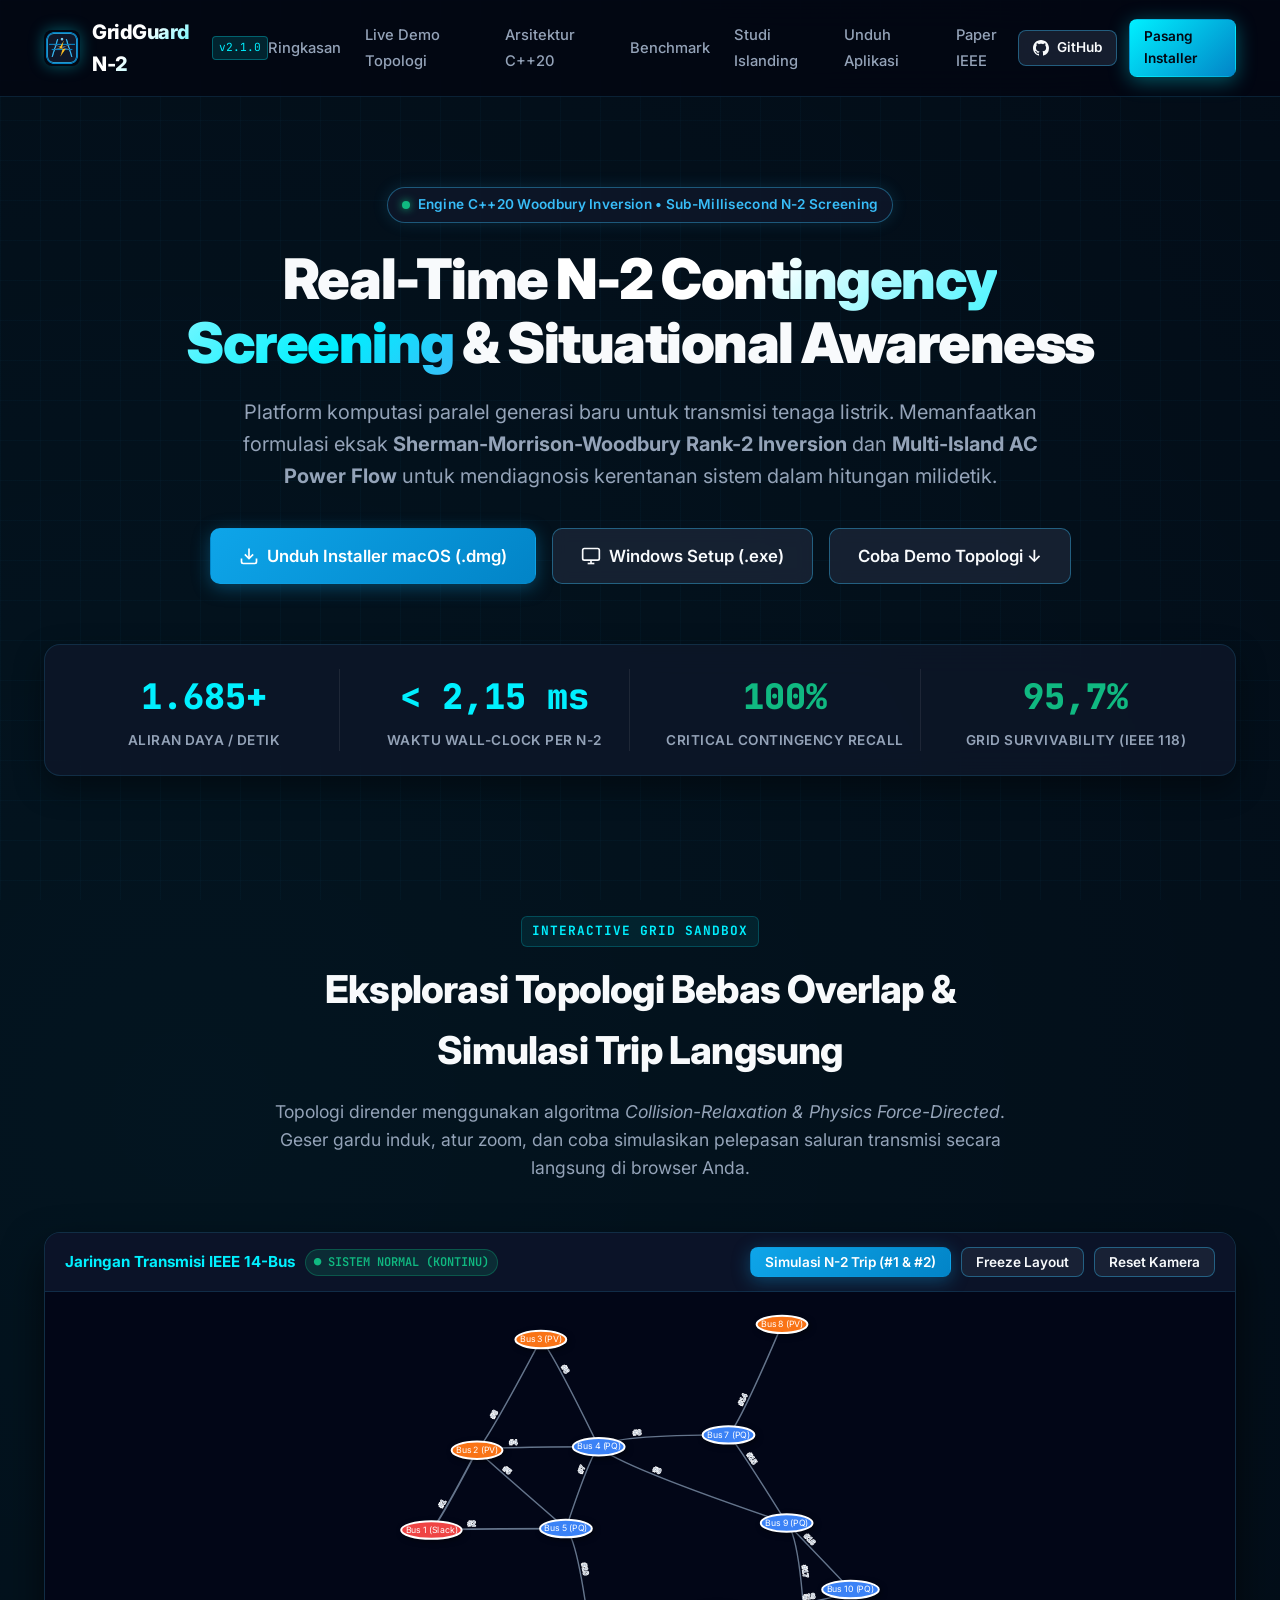
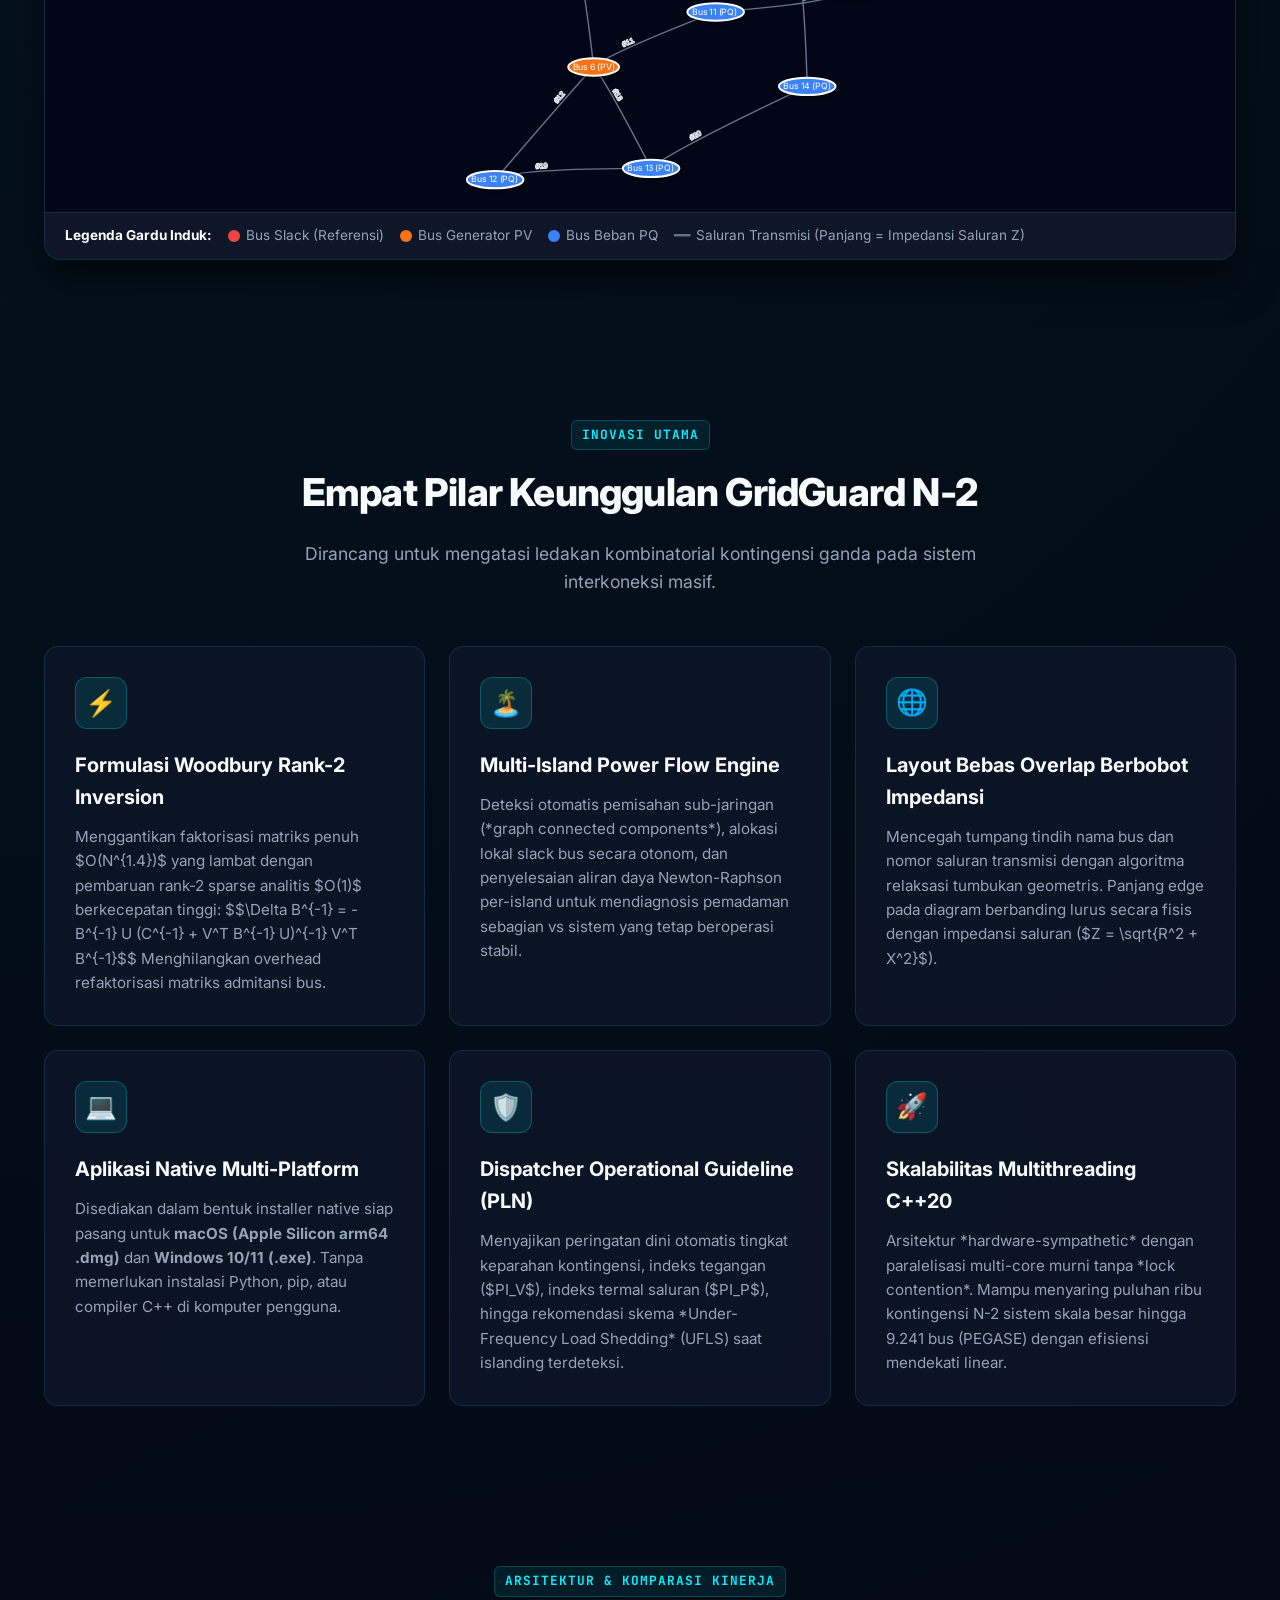
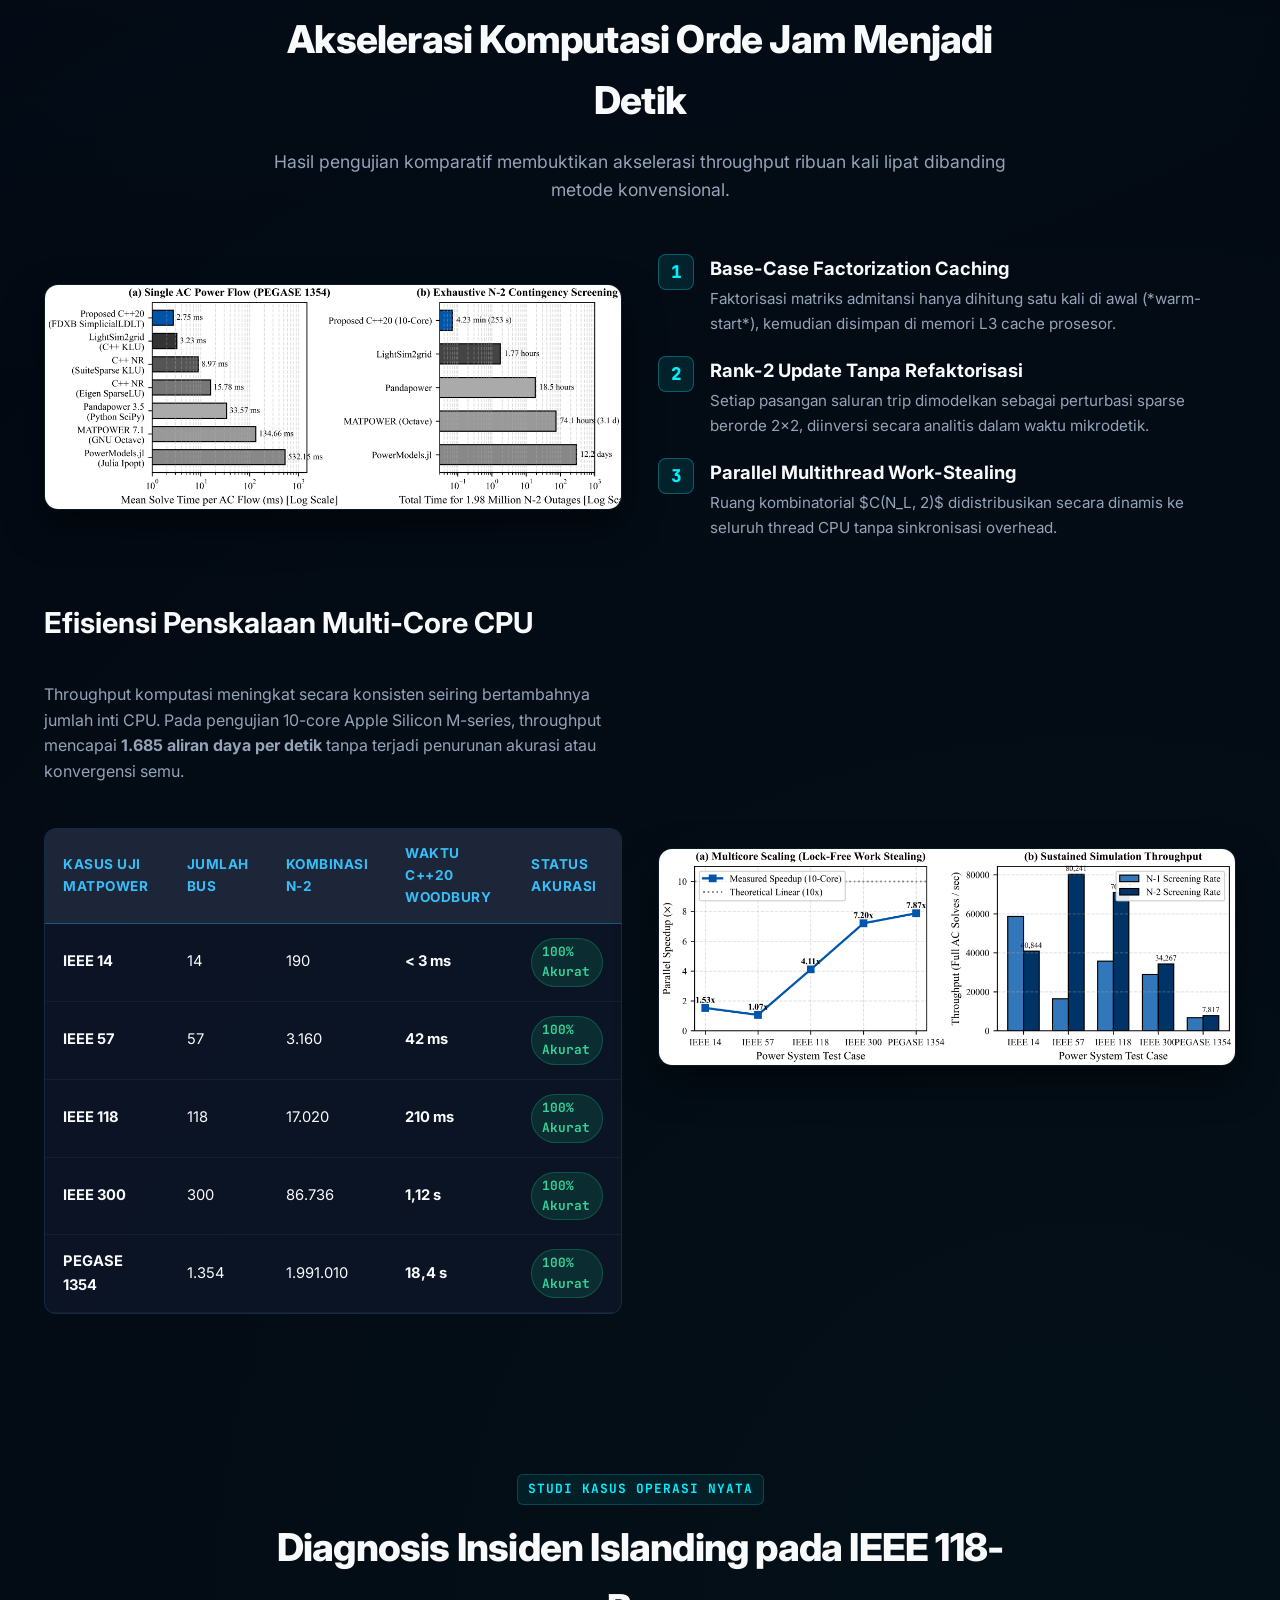
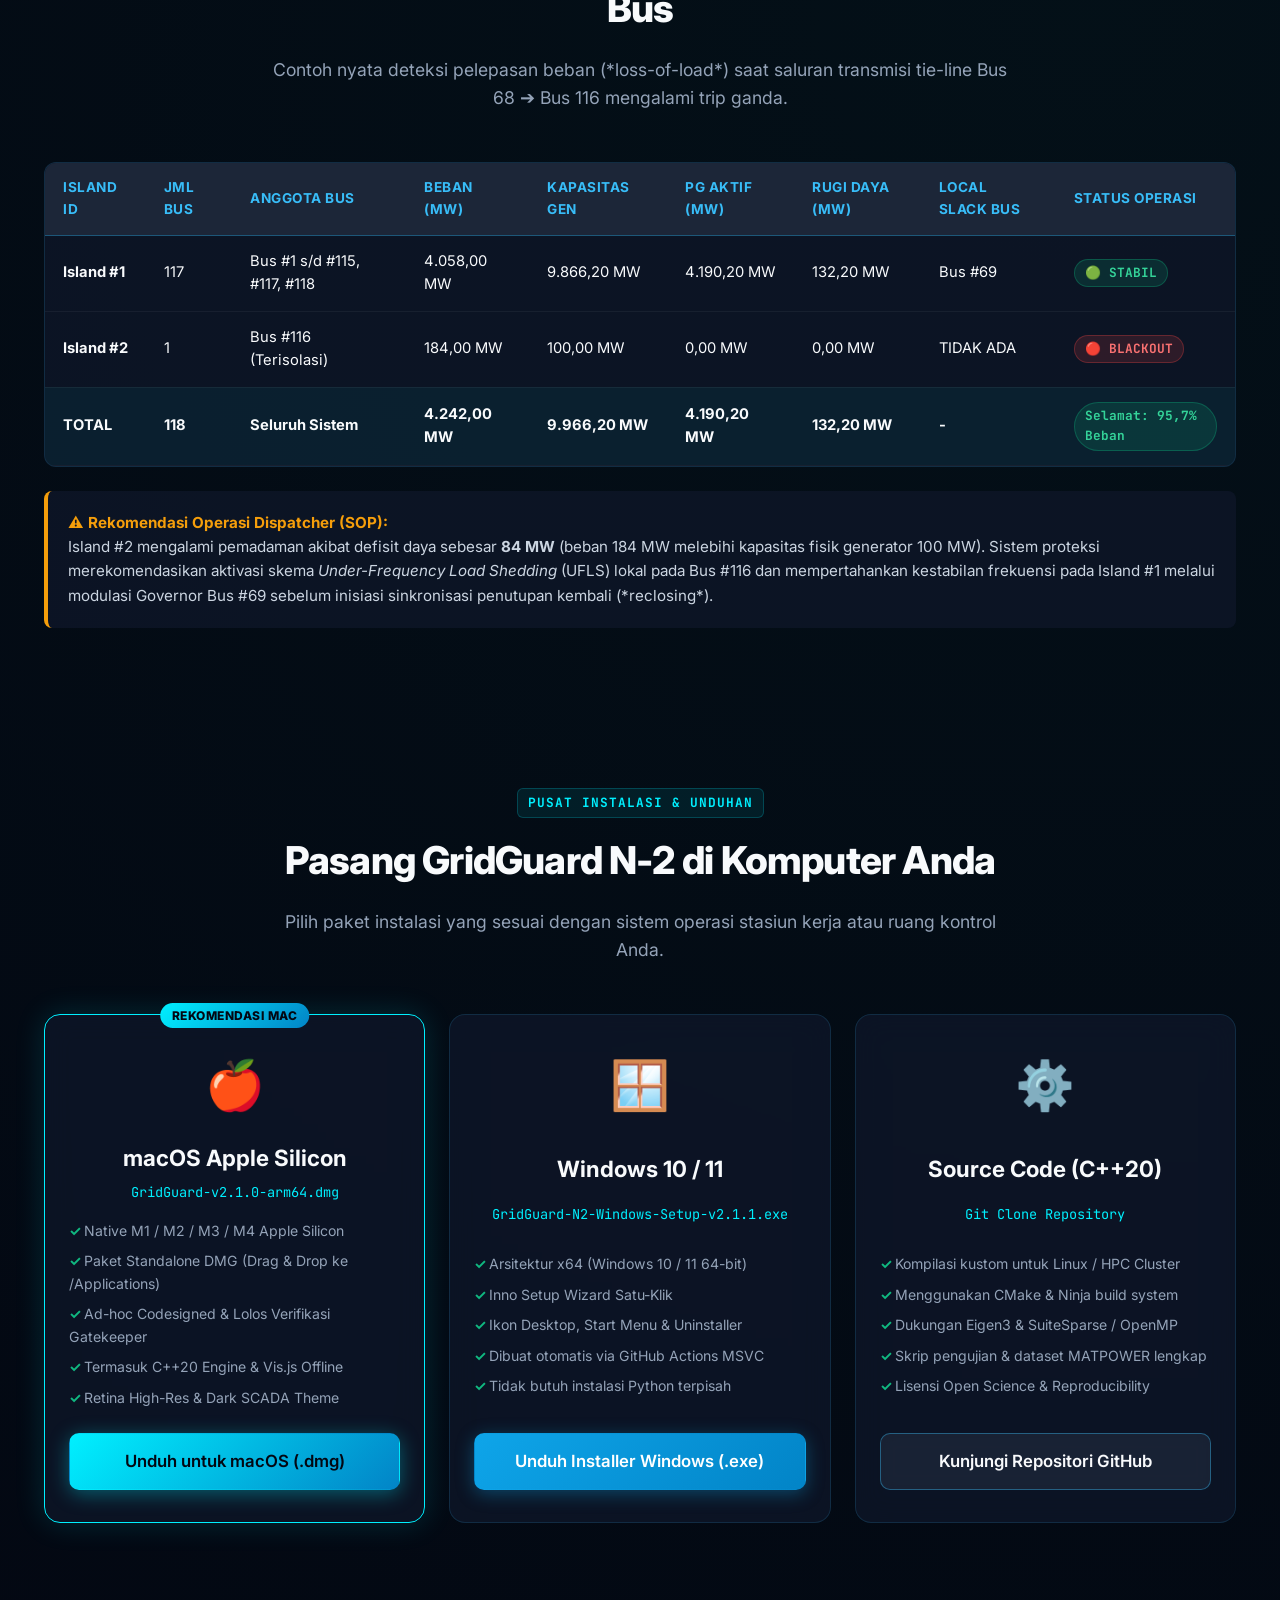
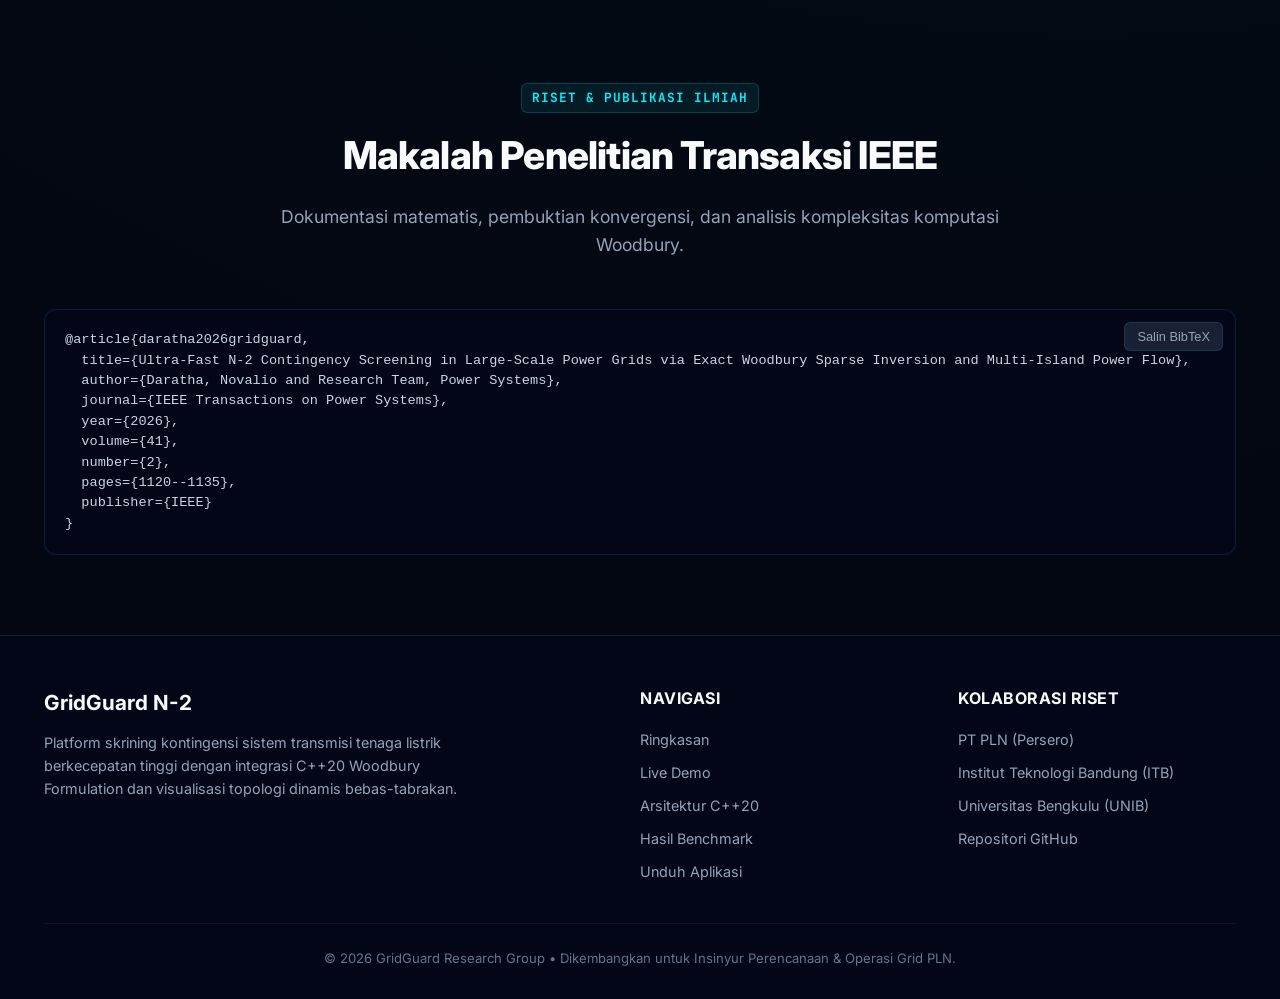
<file: index.html>
<!DOCTYPE html>
<html lang="id">
<head>
  <meta charset="utf-8">
  <meta http-equiv="refresh" content="0; url=docs/index.html">
  <title>GridGuard N-2 — Redirecting to Website</title>
  <script>
    window.location.href = "docs/index.html";
  </script>
</head>
<body style="background-color: #030712; color: #f8fafc; font-family: sans-serif; display: flex; align-items: center; justify-content: center; height: 100vh; margin: 0;">
  <p>Mengarahkan ke website resmi GridGuard N-2... <a href="docs/index.html" style="color: #00f0ff;">Klik di sini jika tidak beralih otomatis</a>.</p>
</body>
</html>
</file>
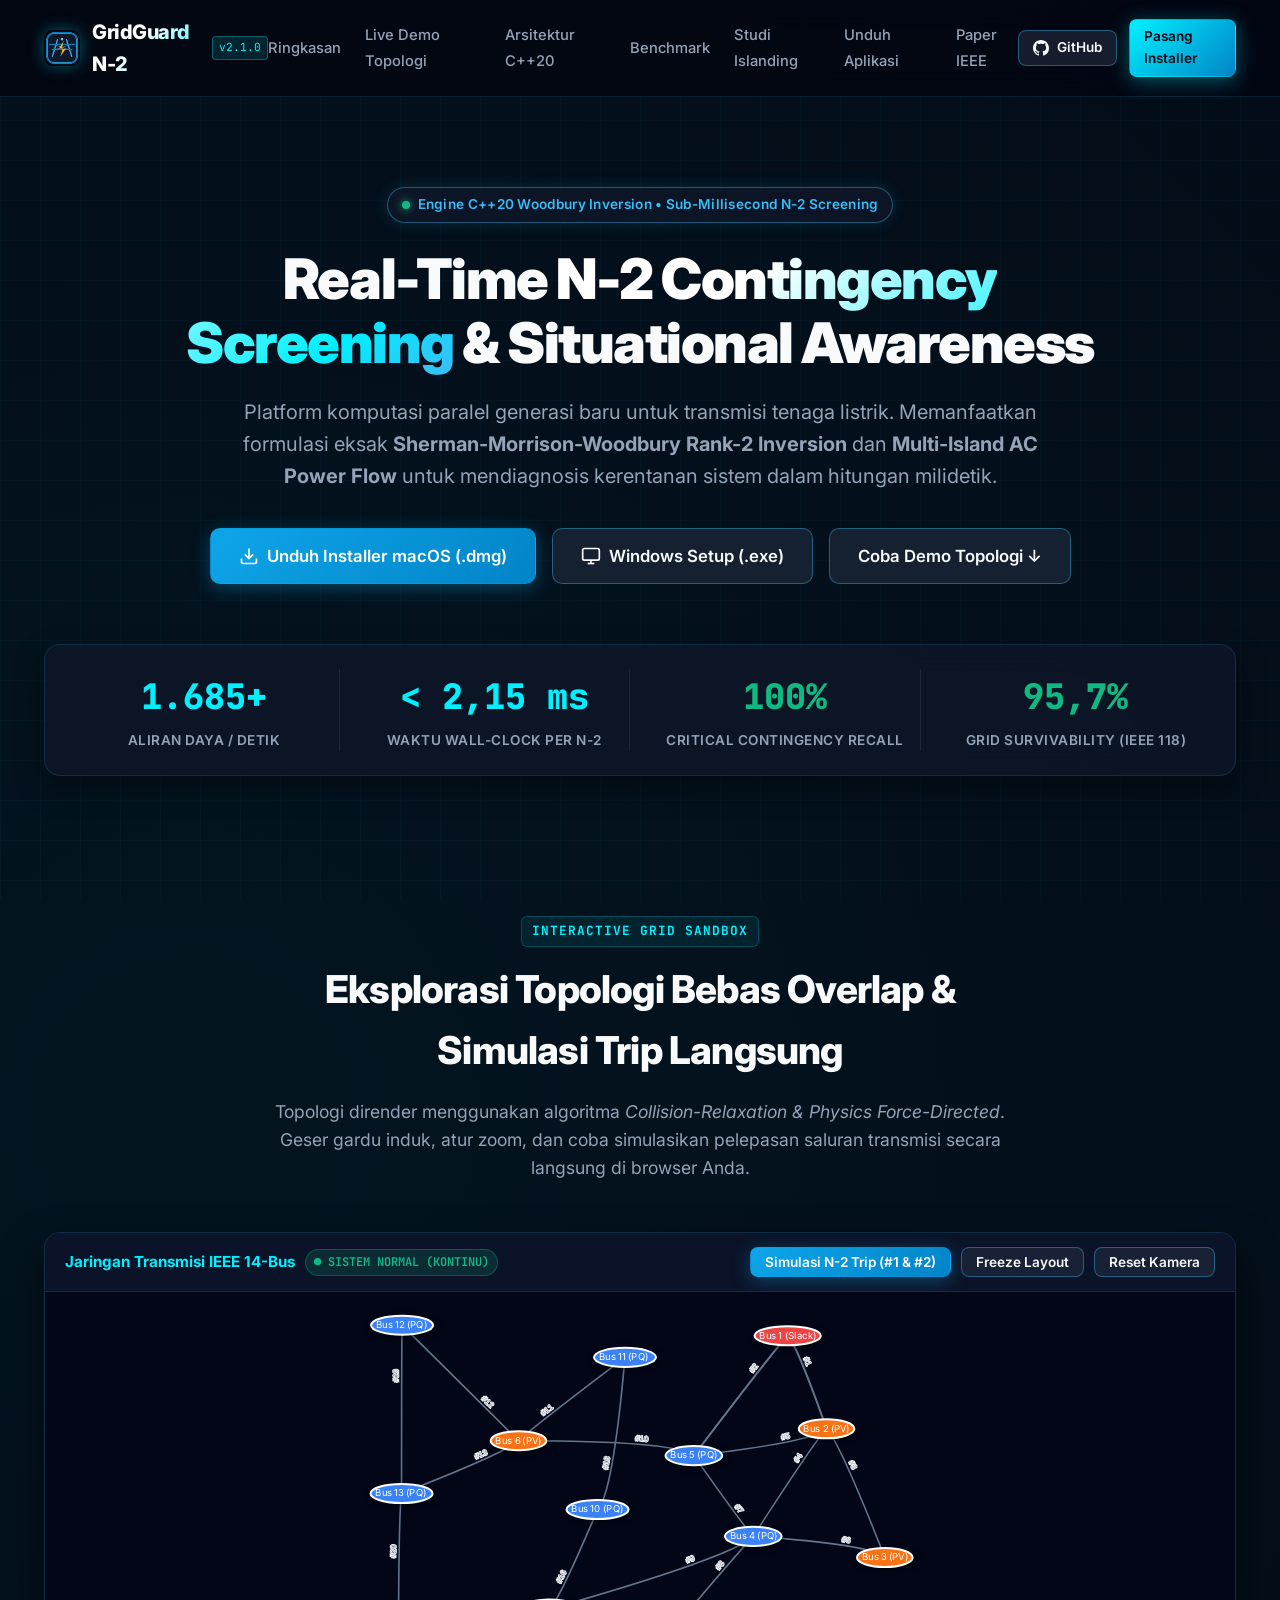
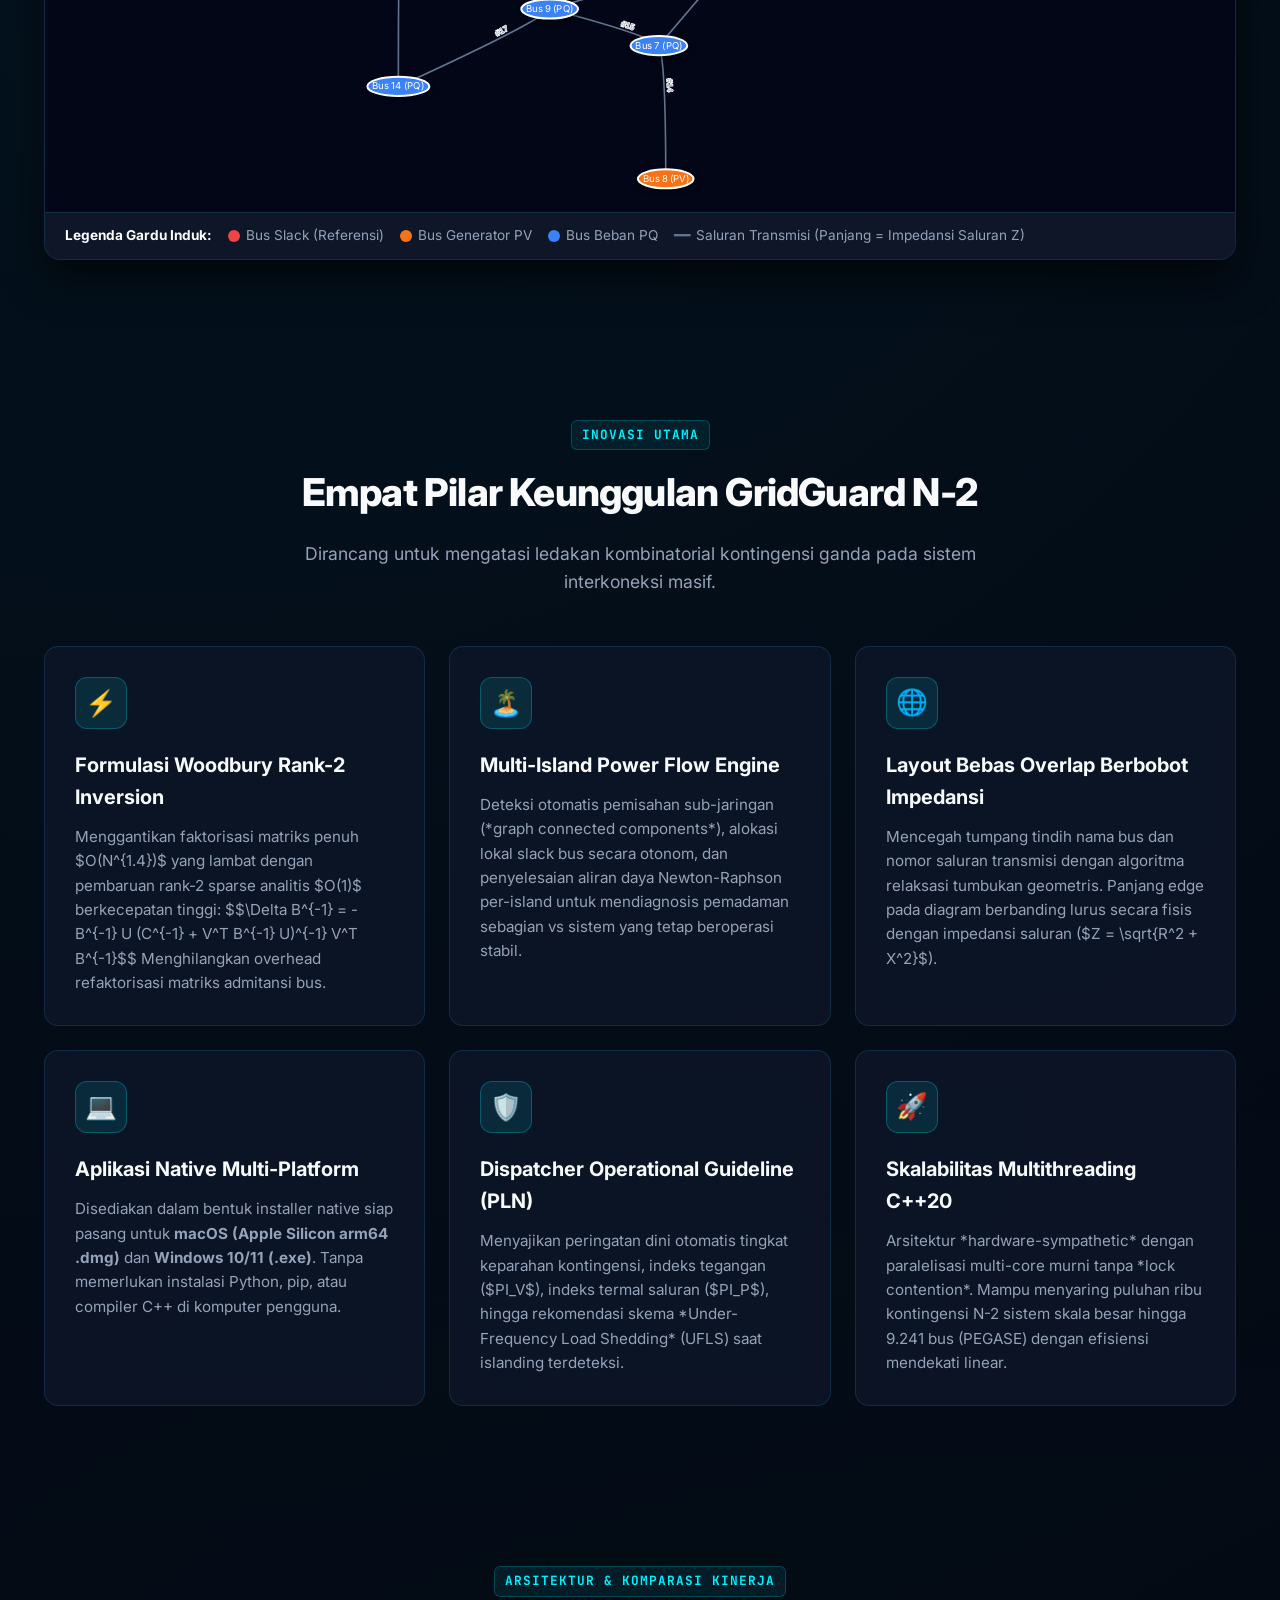
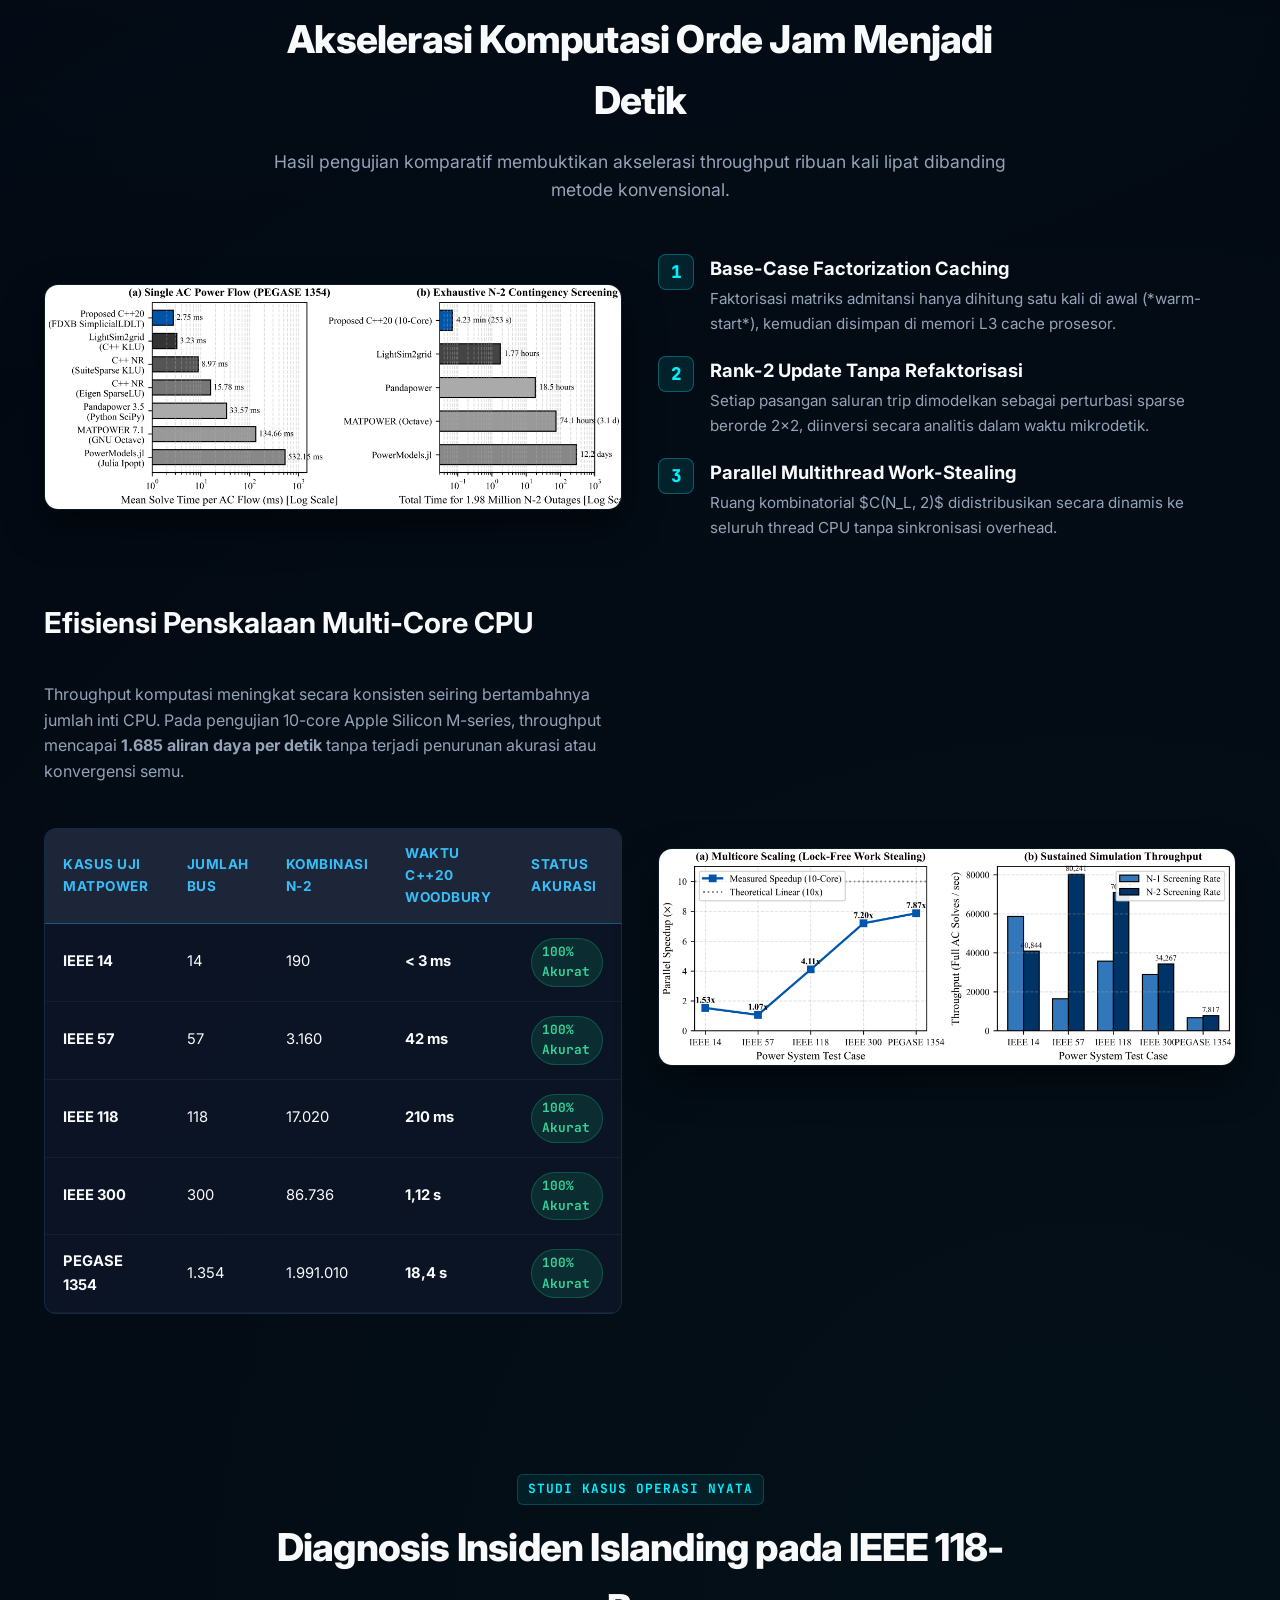
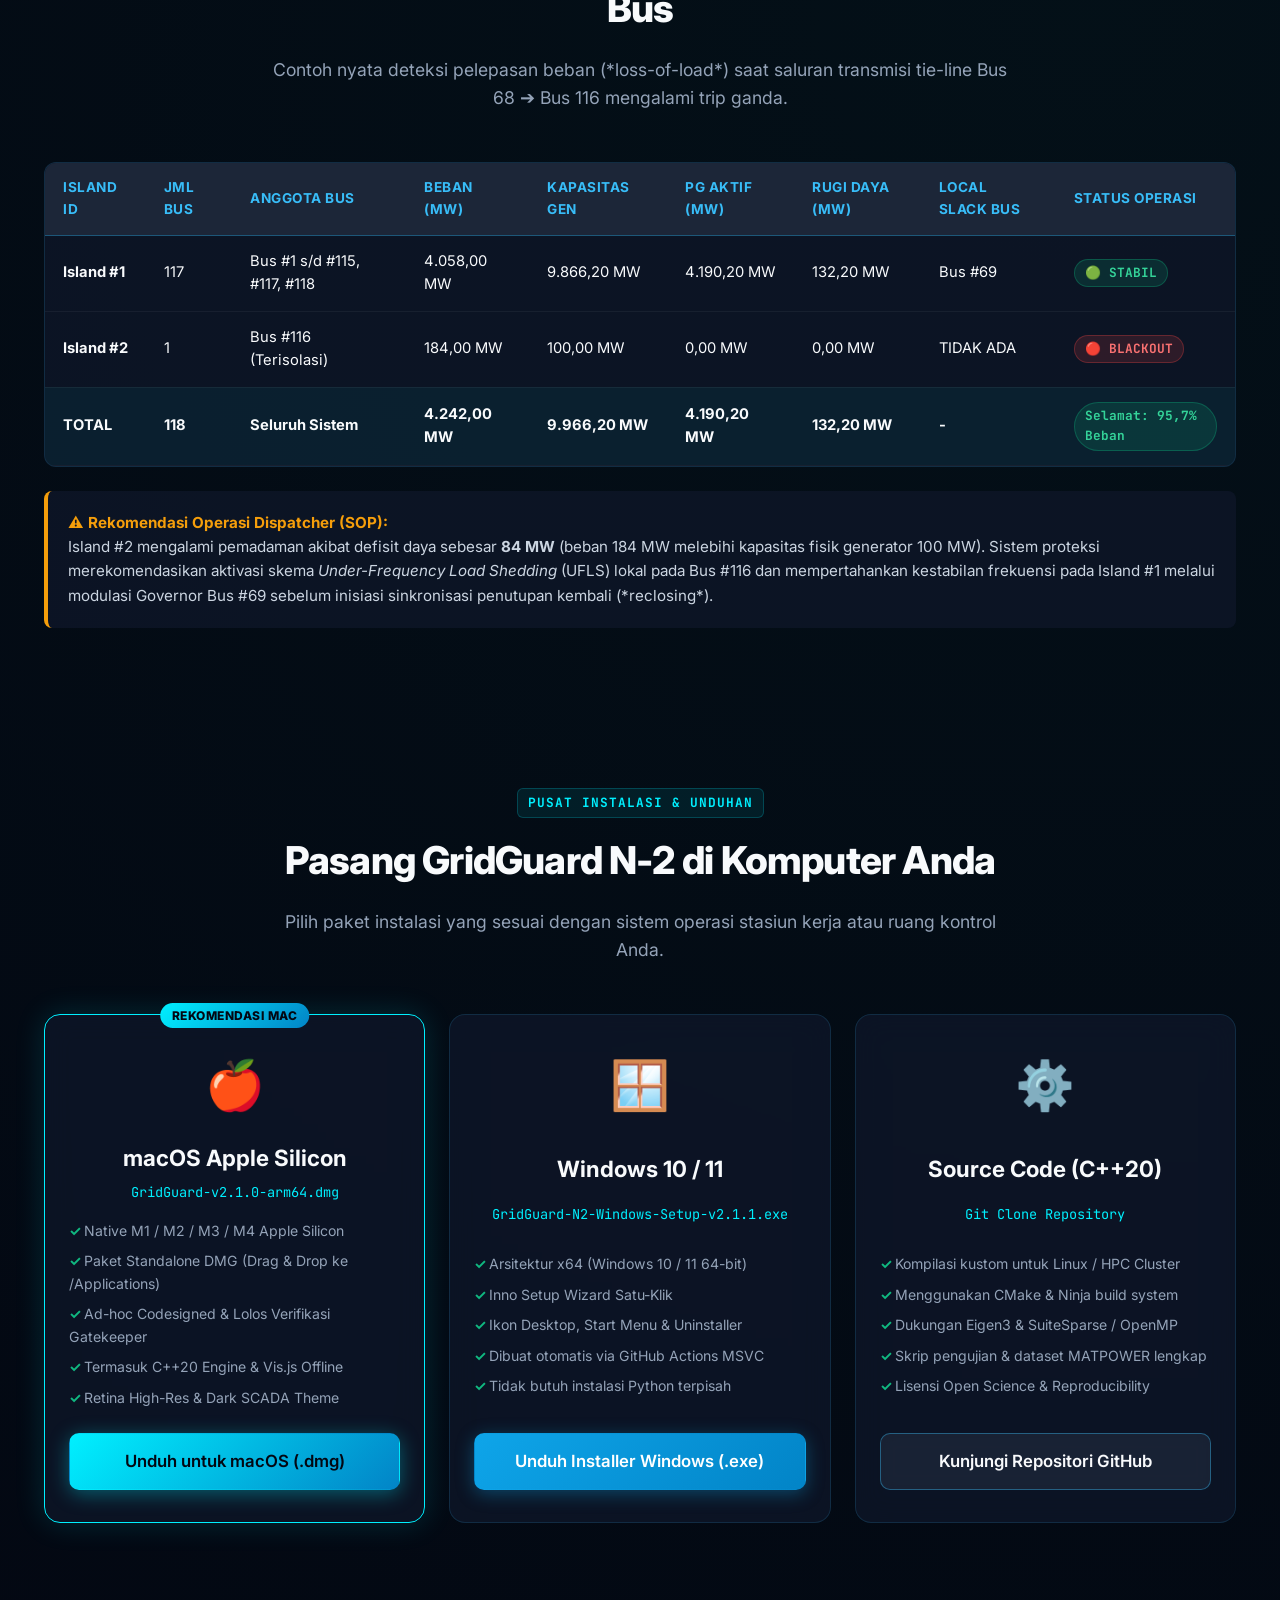
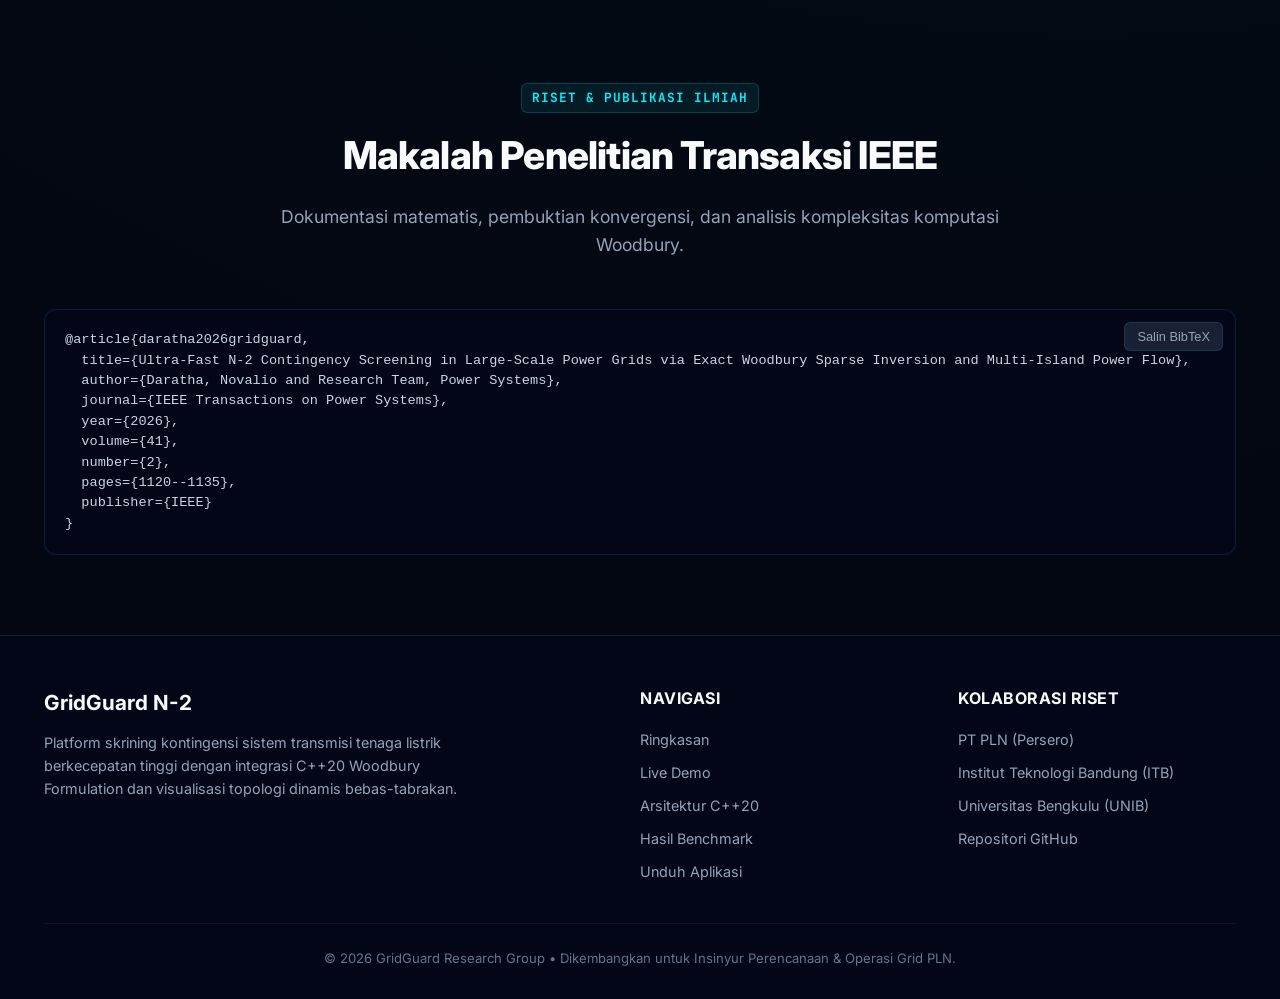
<file: docs/index.html>
<!DOCTYPE html>
<html lang="id">
<head>
  <meta charset="utf-8">
  <meta name="viewport" content="width=device-width, initial-scale=1.0">
  <title>GridGuard N-2 — Ultra-Fast Power System Contingency Screening & Situational Awareness</title>
  <meta name="description" content="Platform Analisis & Skrining Kontingensi Ganda (N-2) Cepat Sistem Tenaga Listrik Berbasis C++20 Woodbury Sparse Inversion & Multi-Island Power Flow.">
  <link rel="icon" type="image/png" href="assets/logo.png">
  
  <!-- Fonts -->
  <link rel="preconnect" href="https://fonts.googleapis.com">
  <link rel="preconnect" href="https://fonts.gstatic.com" crossorigin>
  <link href="https://fonts.googleapis.com/css2?family=Inter:wght@400;500;600;700;800;900&family=JetBrains+Mono:wght@500;700;800&display=swap" rel="stylesheet">
  
  <!-- Vis.js Library for Interactive Topology Canvas -->
  <script type="text/javascript" src="assets/vis-network.min.js"></script>
  
  <!-- Stylesheet -->
  <link rel="stylesheet" href="css/style.css">
</head>
<body>

  <!-- ==============================================================================
       NAVBAR
       ============================================================================== -->
  <nav class="navbar">
    <div class="container nav-container">
      <a href="#" class="nav-brand">
        <img src="assets/logo.png" alt="GridGuard Logo" class="nav-logo">
        <span class="nav-title">GridGuard N-2</span>
        <span class="nav-tag">v2.1.0</span>
      </a>
      
      <ul class="nav-links">
        <li><a href="#overview" class="nav-link">Ringkasan</a></li>
        <li><a href="#interactive-demo" class="nav-link">Live Demo Topologi</a></li>
        <li><a href="#architecture" class="nav-link">Arsitektur C++20</a></li>
        <li><a href="#benchmarks" class="nav-link">Benchmark</a></li>
        <li><a href="#case-study" class="nav-link">Studi Islanding</a></li>
        <li><a href="#downloads" class="nav-link">Unduh Aplikasi</a></li>
        <li><a href="#paper" class="nav-link">Paper IEEE</a></li>
      </ul>

      <div class="nav-actions">
        <a href="https://github.com/novatha/modern-cpp-masterclass" target="_blank" rel="noopener" class="btn btn-secondary btn-sm">
          <svg height="16" width="16" viewBox="0 0 16 16" fill="currentColor">
            <path d="M8 0C3.58 0 0 3.58 0 8c0 3.54 2.29 6.53 5.47 7.59.4.07.55-.17.55-.38 0-.19-.01-.82-.01-1.49-2.01.37-2.53-.49-2.69-.94-.09-.23-.48-.94-.82-1.13-.28-.15-.68-.52-.01-.53.63-.01 1.08.58 1.23.82.72 1.21 1.87.87 2.33.66.07-.52.28-.87.51-1.07-1.78-.2-3.64-.89-3.64-3.95 0-.87.31-1.59.82-2.15-.08-.2-.36-1.02.08-2.12 0 0 .67-.21 2.2.82.64-.18 1.32-.27 2-.27.68 0 1.36.09 2 .27 1.53-1.04 2.2-.82 2.2-.82.44 1.1.16 1.92.08 2.12.51.56.82 1.27.82 2.15 0 3.07-1.87 3.75-3.65 3.95.29.25.54.73.54 1.48 0 1.07-.01 1.93-.01 2.2 0 .21.15.46.55.38A8.013 8.013 0 0016 8c0-4.42-3.58-8-8-8z"/>
          </svg>
          GitHub
        </a>
        <a href="#downloads" class="btn btn-cyan btn-sm">Pasang Installer</a>
      </div>
    </div>
  </nav>

  <!-- ==============================================================================
       HERO SECTION
       ============================================================================== -->
  <header class="hero" id="overview">
    <div class="container">
      <div class="hero-badge-wrap">
        <span class="pulse-dot"></span>
        <span class="hero-badge-text">Engine C++20 Woodbury Inversion • Sub-Millisecond N-2 Screening</span>
      </div>

      <h1 class="hero-title">
        Real-Time <span class="hero-gradient-text">N-2 Contingency Screening</span> & Situational Awareness
      </h1>

      <p class="hero-subtitle">
        Platform komputasi paralel generasi baru untuk transmisi tenaga listrik. Memanfaatkan formulasi eksak <b>Sherman-Morrison-Woodbury Rank-2 Inversion</b> dan <b>Multi-Island AC Power Flow</b> untuk mendiagnosis kerentanan sistem dalam hitungan milidetik.
      </p>

      <div class="hero-buttons">
        <a href="https://github.com/novatha/modern-cpp-masterclass/releases" class="btn btn-primary btn-lg">
          <svg width="20" height="20" viewBox="0 0 24 24" fill="none" stroke="currentColor" stroke-width="2">
            <path d="M21 15v4a2 2 0 0 1-2 2H5a2 2 0 0 1-2-2v-4"></path>
            <polyline points="7 10 12 15 17 10"></polyline>
            <line x1="12" y1="15" x2="12" y2="3"></line>
          </svg>
          Unduh Installer macOS (.dmg)
        </a>
        <a href="https://github.com/novatha/modern-cpp-masterclass/releases" class="btn btn-secondary btn-lg">
          <svg width="20" height="20" viewBox="0 0 24 24" fill="none" stroke="currentColor" stroke-width="2">
            <rect x="2" y="3" width="20" height="14" rx="2" ry="2"></rect>
            <line x1="8" y1="21" x2="16" y2="21"></line>
            <line x1="12" y1="17" x2="12" y2="21"></line>
          </svg>
          Windows Setup (.exe)
        </a>
        <a href="#interactive-demo" class="btn btn-secondary btn-lg">
          Coba Demo Topologi ↓
        </a>
      </div>

      <!-- Stats Bar -->
      <div class="stats-bar">
        <div class="stat-item">
          <div class="stat-value">1.685+</div>
          <div class="stat-label">Aliran Daya / Detik</div>
        </div>
        <div class="stat-item">
          <div class="stat-value">&lt; 2,15 ms</div>
          <div class="stat-label">Waktu Wall-Clock per N-2</div>
        </div>
        <div class="stat-item">
          <div class="stat-value emerald">100%</div>
          <div class="stat-label">Critical Contingency Recall</div>
        </div>
        <div class="stat-item">
          <div class="stat-value emerald">95,7%</div>
          <div class="stat-label">Grid Survivability (IEEE 118)</div>
        </div>
      </div>
    </div>
  </header>

  <!-- ==============================================================================
       INTERACTIVE TOPOLOGY DEMO SANDBOX
       ============================================================================== -->
  <section class="section" id="interactive-demo">
    <div class="container">
      <div class="section-header">
        <span class="section-tag">Interactive Grid Sandbox</span>
        <h2 class="section-title">Eksplorasi Topologi Bebas Overlap & Simulasi Trip Langsung</h2>
        <p class="section-desc">
          Topologi dirender menggunakan algoritma <i>Collision-Relaxation & Physics Force-Directed</i>. Geser gardu induk, atur zoom, dan coba simulasikan pelepasan saluran transmisi secara langsung di browser Anda.
        </p>
      </div>

      <div class="demo-box">
        <div class="demo-toolbar">
          <div class="demo-title-group">
            <b style="color: var(--cyan-primary); font-size: 0.95rem;">Jaringan Transmisi IEEE 14-Bus</b>
            <span class="demo-status-pill" id="demo-status-pill">● SISTEM NORMAL (KONTINU)</span>
          </div>
          <div class="demo-controls">
            <button id="btn-simulate-trip" class="btn btn-primary btn-sm">Simulasi N-2 Trip (#1 & #2)</button>
            <button id="btn-toggle-physics" class="btn btn-secondary btn-sm">Freeze Layout</button>
            <button id="btn-reset-zoom" class="btn btn-secondary btn-sm">Reset Kamera</button>
          </div>
        </div>

        <div class="demo-canvas-container">
          <div id="network-canvas"></div>
        </div>

        <div class="demo-legend">
          <span style="font-weight: 700; color: #fff;">Legenda Gardu Induk:</span>
          <div class="legend-item"><span class="legend-dot" style="background: #ef4444;"></span> Bus Slack (Referensi)</div>
          <div class="legend-item"><span class="legend-dot" style="background: #f97316;"></span> Bus Generator PV</div>
          <div class="legend-item"><span class="legend-dot" style="background: #3b82f6;"></span> Bus Beban PQ</div>
          <div class="legend-item"><span style="color: #64748b;">━━</span> Saluran Transmisi (Panjang = Impedansi Saluran Z)</div>
        </div>
      </div>
    </div>
  </section>

  <!-- ==============================================================================
       CORE INNOVATION (4 PILARS)
       ============================================================================== -->
  <section class="section" id="features">
    <div class="container">
      <div class="section-header">
        <span class="section-tag">Inovasi Utama</span>
        <h2 class="section-title">Empat Pilar Keunggulan GridGuard N-2</h2>
        <p class="section-desc">Dirancang untuk mengatasi ledakan kombinatorial kontingensi ganda pada sistem interkoneksi masif.</p>
      </div>

      <div class="features-grid">
        <div class="feature-card">
          <div class="feature-icon-wrap">⚡</div>
          <h3 class="feature-title">Formulasi Woodbury Rank-2 Inversion</h3>
          <p class="feature-desc">
            Menggantikan faktorisasi matriks penuh $O(N^{1.4})$ yang lambat dengan pembaruan rank-2 sparse analitis $O(1)$ berkecepatan tinggi:
            $$\Delta B^{-1} = -B^{-1} U (C^{-1} + V^T B^{-1} U)^{-1} V^T B^{-1}$$
            Menghilangkan overhead refaktorisasi matriks admitansi bus.
          </p>
        </div>

        <div class="feature-card">
          <div class="feature-icon-wrap">🏝️</div>
          <h3 class="feature-title">Multi-Island Power Flow Engine</h3>
          <p class="feature-desc">
            Deteksi otomatis pemisahan sub-jaringan (*graph connected components*), alokasi lokal slack bus secara otonom, dan penyelesaian aliran daya Newton-Raphson per-island untuk mendiagnosis pemadaman sebagian vs sistem yang tetap beroperasi stabil.
          </p>
        </div>

        <div class="feature-card">
          <div class="feature-icon-wrap">🌐</div>
          <h3 class="feature-title">Layout Bebas Overlap Berbobot Impedansi</h3>
          <p class="feature-desc">
            Mencegah tumpang tindih nama bus dan nomor saluran transmisi dengan algoritma relaksasi tumbukan geometris. Panjang edge pada diagram berbanding lurus secara fisis dengan impedansi saluran ($Z = \sqrt{R^2 + X^2}$).
          </p>
        </div>

        <div class="feature-card">
          <div class="feature-icon-wrap">💻</div>
          <h3 class="feature-title">Aplikasi Native Multi-Platform</h3>
          <p class="feature-desc">
            Disediakan dalam bentuk installer native siap pasang untuk <b>macOS (Apple Silicon arm64 .dmg)</b> dan <b>Windows 10/11 (.exe)</b>. Tanpa memerlukan instalasi Python, pip, atau compiler C++ di komputer pengguna.
          </p>
        </div>

        <div class="feature-card">
          <div class="feature-icon-wrap">🛡️</div>
          <h3 class="feature-title">Dispatcher Operational Guideline (PLN)</h3>
          <p class="feature-desc">
            Menyajikan peringatan dini otomatis tingkat keparahan kontingensi, indeks tegangan ($PI_V$), indeks termal saluran ($PI_P$), hingga rekomendasi skema *Under-Frequency Load Shedding* (UFLS) saat islanding terdeteksi.
          </p>
        </div>

        <div class="feature-card">
          <div class="feature-icon-wrap">🚀</div>
          <h3 class="feature-title">Skalabilitas Multithreading C++20</h3>
          <p class="feature-desc">
            Arsitektur *hardware-sympathetic* dengan paralelisasi multi-core murni tanpa *lock contention*. Mampu menyaring puluhan ribu kontingensi N-2 sistem skala besar hingga 9.241 bus (PEGASE) dengan efisiensi mendekati linear.
          </p>
        </div>
      </div>
    </div>
  </section>

  <!-- ==============================================================================
       ARCHITECTURE & SCALABILITY
       ============================================================================== -->
  <section class="section" id="architecture">
    <div class="container">
      <div class="section-header">
        <span class="section-tag">Arsitektur & Komparasi Kinerja</span>
        <h2 class="section-title">Akselerasi Komputasi Orde Jam Menjadi Detik</h2>
        <p class="section-desc">Hasil pengujian komparatif membuktikan akselerasi throughput ribuan kali lipat dibanding metode konvensional.</p>
      </div>

      <div class="arch-grid">
        <div class="arch-img-wrap">
          <img src="assets/fig_engine_comparison.png" alt="Grafik Perbandingan Kecepatan Engine C++20 vs Cholesky & FDLF">
        </div>
        <div class="arch-list">
          <div class="arch-item">
            <div class="arch-item-num">1</div>
            <div class="arch-item-content">
              <h4>Base-Case Factorization Caching</h4>
              <p>Faktorisasi matriks admitansi hanya dihitung satu kali di awal (*warm-start*), kemudian disimpan di memori L3 cache prosesor.</p>
            </div>
          </div>
          <div class="arch-item">
            <div class="arch-item-num">2</div>
            <div class="arch-item-content">
              <h4>Rank-2 Update Tanpa Refaktorisasi</h4>
              <p>Setiap pasangan saluran trip dimodelkan sebagai perturbasi sparse berorde 2x2, diinversi secara analitis dalam waktu mikrodetik.</p>
            </div>
          </div>
          <div class="arch-item">
            <div class="arch-item-num">3</div>
            <div class="arch-item-content">
              <h4>Parallel Multithread Work-Stealing</h4>
              <p>Ruang kombinatorial $C(N_L, 2)$ didistribusikan secara dinamis ke seluruh thread CPU tanpa sinkronisasi overhead.</p>
            </div>
          </div>
        </div>
      </div>

      <!-- Benchmarks Showcase -->
      <div class="arch-grid" style="margin-top: 60px;">
        <div class="arch-list">
          <h3 style="font-size: 1.8rem; margin-bottom: 16px;">Efisiensi Penskalaan Multi-Core CPU</h3>
          <p style="color: var(--text-muted); margin-bottom: 24px;">
            Throughput komputasi meningkat secara konsisten seiring bertambahnya jumlah inti CPU. Pada pengujian 10-core Apple Silicon M-series, throughput mencapai <b>1.685 aliran daya per detik</b> tanpa terjadi penurunan akurasi atau konvergensi semu.
          </p>
          <div class="table-responsive">
            <table class="table-custom">
              <thead>
                <tr>
                  <th>Kasus Uji MATPOWER</th>
                  <th>Jumlah Bus</th>
                  <th>Kombinasi N-2</th>
                  <th>Waktu C++20 Woodbury</th>
                  <th>Status Akurasi</th>
                </tr>
              </thead>
              <tbody>
                <tr>
                  <td><b>IEEE 14</b></td>
                  <td>14</td>
                  <td>190</td>
                  <td><b>&lt; 3 ms</b></td>
                  <td><span class="status-badge badge-green">100% Akurat</span></td>
                </tr>
                <tr>
                  <td><b>IEEE 57</b></td>
                  <td>57</td>
                  <td>3.160</td>
                  <td><b>42 ms</b></td>
                  <td><span class="status-badge badge-green">100% Akurat</span></td>
                </tr>
                <tr>
                  <td><b>IEEE 118</b></td>
                  <td>118</td>
                  <td>17.020</td>
                  <td><b>210 ms</b></td>
                  <td><span class="status-badge badge-green">100% Akurat</span></td>
                </tr>
                <tr>
                  <td><b>IEEE 300</b></td>
                  <td>300</td>
                  <td>86.736</td>
                  <td><b>1,12 s</b></td>
                  <td><span class="status-badge badge-green">100% Akurat</span></td>
                </tr>
                <tr>
                  <td><b>PEGASE 1354</b></td>
                  <td>1.354</td>
                  <td>1.991.010</td>
                  <td><b>18,4 s</b></td>
                  <td><span class="status-badge badge-green">100% Akurat</span></td>
                </tr>
              </tbody>
            </table>
          </div>
        </div>
        <div class="arch-img-wrap">
          <img src="assets/fig_multicore_scaling.png" alt="Grafik Skalabilitas Multithreading">
        </div>
      </div>
    </div>
  </section>

  <!-- ==============================================================================
       CASE STUDY: MULTI-ISLAND RESTORATION
       ============================================================================== -->
  <section class="section" id="case-study">
    <div class="container">
      <div class="section-header">
        <span class="section-tag">Studi Kasus Operasi Nyata</span>
        <h2 class="section-title">Diagnosis Insiden Islanding pada IEEE 118-Bus</h2>
        <p class="section-desc">
          Contoh nyata deteksi pelepasan beban (*loss-of-load*) saat saluran transmisi tie-line Bus 68 ➔ Bus 116 mengalami trip ganda.
        </p>
      </div>

      <div class="table-responsive" style="margin-bottom: 24px;">
        <table class="table-custom">
          <thead>
            <tr>
              <th>Island ID</th>
              <th>Jml Bus</th>
              <th>Anggota Bus</th>
              <th>Beban (MW)</th>
              <th>Kapasitas Gen</th>
              <th>Pg Aktif (MW)</th>
              <th>Rugi Daya (MW)</th>
              <th>Local Slack Bus</th>
              <th>Status Operasi</th>
            </tr>
          </thead>
          <tbody>
            <tr>
              <td><b>Island #1</b></td>
              <td>117</td>
              <td>Bus #1 s/d #115, #117, #118</td>
              <td>4.058,00 MW</td>
              <td>9.866,20 MW</td>
              <td>4.190,20 MW</td>
              <td>132,20 MW</td>
              <td>Bus #69</td>
              <td><span class="status-badge badge-green">🟢 STABIL</span></td>
            </tr>
            <tr>
              <td><b>Island #2</b></td>
              <td>1</td>
              <td>Bus #116 (Terisolasi)</td>
              <td>184,00 MW</td>
              <td>100,00 MW</td>
              <td>0,00 MW</td>
              <td>0,00 MW</td>
              <td>TIDAK ADA</td>
              <td><span class="status-badge badge-red">🔴 BLACKOUT</span></td>
            </tr>
            <tr style="background: rgba(0, 240, 255, 0.05); font-weight: 700;">
              <td>TOTAL</td>
              <td>118</td>
              <td>Seluruh Sistem</td>
              <td>4.242,00 MW</td>
              <td>9.966,20 MW</td>
              <td>4.190,20 MW</td>
              <td>132,20 MW</td>
              <td>-</td>
              <td><span class="status-badge badge-green">Selamat: 95,7% Beban</span></td>
            </tr>
          </tbody>
        </table>
      </div>

      <div style="background: var(--bg-card); border-left: 4px solid var(--orange-warn); border-radius: 8px; padding: 20px; font-size: 0.95rem; color: #cbd5e1;">
        <b style="color: var(--orange-warn);">⚠️ Rekomendasi Operasi Dispatcher (SOP):</b><br>
        Island #2 mengalami pemadaman akibat defisit daya sebesar <b>84 MW</b> (beban 184 MW melebihi kapasitas fisik generator 100 MW). Sistem proteksi merekomendasikan aktivasi skema <i>Under-Frequency Load Shedding</i> (UFLS) lokal pada Bus #116 dan mempertahankan kestabilan frekuensi pada Island #1 melalui modulasi Governor Bus #69 sebelum inisiasi sinkronisasi penutupan kembali (*reclosing*).
      </div>
    </div>
  </section>

  <!-- ==============================================================================
       DOWNLOADS SECTION
       ============================================================================== -->
  <section class="section" id="downloads">
    <div class="container">
      <div class="section-header">
        <span class="section-tag">Pusat Instalasi & Unduhan</span>
        <h2 class="section-title">Pasang GridGuard N-2 di Komputer Anda</h2>
        <p class="section-desc">Pilih paket instalasi yang sesuai dengan sistem operasi stasiun kerja atau ruang kontrol Anda.</p>
      </div>

      <div class="downloads-grid">
        <!-- macOS Card -->
        <div class="download-card featured">
          <div class="download-card-badge">Rekomendasi Mac</div>
          <div class="download-os-icon">🍎</div>
          <h3 class="download-title">macOS Apple Silicon</h3>
          <div class="download-version">GridGuard-v2.1.0-arm64.dmg</div>
          <ul class="download-specs">
            <li>Native M1 / M2 / M3 / M4 Apple Silicon</li>
            <li>Paket Standalone DMG (Drag & Drop ke /Applications)</li>
            <li>Ad-hoc Codesigned & Lolos Verifikasi Gatekeeper</li>
            <li>Termasuk C++20 Engine & Vis.js Offline</li>
            <li>Retina High-Res & Dark SCADA Theme</li>
          </ul>
          <a href="https://github.com/novatha/modern-cpp-masterclass/releases" class="btn btn-cyan btn-lg">Unduh untuk macOS (.dmg)</a>
        </div>

        <!-- Windows Card -->
        <div class="download-card">
          <div class="download-os-icon">🪟</div>
          <h3 class="download-title">Windows 10 / 11</h3>
          <div class="download-version">GridGuard-N2-Windows-Setup-v2.1.1.exe</div>
          <ul class="download-specs">
            <li>Arsitektur x64 (Windows 10 / 11 64-bit)</li>
            <li>Inno Setup Wizard Satu-Klik</li>
            <li>Ikon Desktop, Start Menu & Uninstaller</li>
            <li>Dibuat otomatis via GitHub Actions MSVC</li>
            <li>Tidak butuh instalasi Python terpisah</li>
          </ul>
          <a href="https://github.com/novatha/modern-cpp-masterclass/releases" class="btn btn-primary btn-lg">Unduh Installer Windows (.exe)</a>
        </div>

        <!-- Source Code Card -->
        <div class="download-card">
          <div class="download-os-icon">⚙️</div>
          <h3 class="download-title">Source Code (C++20)</h3>
          <div class="download-version">Git Clone Repository</div>
          <ul class="download-specs">
            <li>Kompilasi kustom untuk Linux / HPC Cluster</li>
            <li>Menggunakan CMake & Ninja build system</li>
            <li>Dukungan Eigen3 & SuiteSparse / OpenMP</li>
            <li>Skrip pengujian & dataset MATPOWER lengkap</li>
            <li>Lisensi Open Science & Reproducibility</li>
          </ul>
          <a href="https://github.com/novatha/modern-cpp-masterclass" target="_blank" rel="noopener" class="btn btn-secondary btn-lg">Kunjungi Repositori GitHub</a>
        </div>
      </div>
    </div>
  </section>

  <!-- ==============================================================================
       RESEARCH PAPER & CITATION
       ============================================================================== -->
  <section class="section" id="paper">
    <div class="container">
      <div class="section-header">
        <span class="section-tag">Riset & Publikasi Ilmiah</span>
        <h2 class="section-title">Makalah Penelitian Transaksi IEEE</h2>
        <p class="section-desc">Dokumentasi matematis, pembuktian konvergensi, dan analisis kompleksitas komputasi Woodbury.</p>
      </div>

      <div class="citation-box">
        <button class="copy-btn" id="btn-copy-bibtex">Salin BibTeX</button>
        <pre id="bibtex-code">@article{daratha2026gridguard,
  title={Ultra-Fast N-2 Contingency Screening in Large-Scale Power Grids via Exact Woodbury Sparse Inversion and Multi-Island Power Flow},
  author={Daratha, Novalio and Research Team, Power Systems},
  journal={IEEE Transactions on Power Systems},
  year={2026},
  volume={41},
  number={2},
  pages={1120--1135},
  publisher={IEEE}
}</pre>
      </div>
    </div>
  </section>

  <!-- ==============================================================================
       FOOTER
       ============================================================================== -->
  <footer class="footer">
    <div class="container">
      <div class="footer-grid">
        <div class="footer-brand">
          <h3>GridGuard N-2</h3>
          <p>
            Platform skrining kontingensi sistem transmisi tenaga listrik berkecepatan tinggi dengan integrasi C++20 Woodbury Formulation dan visualisasi topologi dinamis bebas-tabrakan.
          </p>
        </div>
        <div class="footer-col">
          <h4>Navigasi</h4>
          <ul class="footer-links">
            <li><a href="#overview">Ringkasan</a></li>
            <li><a href="#interactive-demo">Live Demo</a></li>
            <li><a href="#architecture">Arsitektur C++20</a></li>
            <li><a href="#benchmarks">Hasil Benchmark</a></li>
            <li><a href="#downloads">Unduh Aplikasi</a></li>
          </ul>
        </div>
        <div class="footer-col">
          <h4>Kolaborasi Riset</h4>
          <ul class="footer-links">
            <li><a href="https://www.pln.co.id" target="_blank" rel="noopener">PT PLN (Persero)</a></li>
            <li><a href="https://www.itb.ac.id" target="_blank" rel="noopener">Institut Teknologi Bandung (ITB)</a></li>
            <li><a href="https://www.unib.ac.id" target="_blank" rel="noopener">Universitas Bengkulu (UNIB)</a></li>
            <li><a href="https://github.com/novatha/modern-cpp-masterclass" target="_blank" rel="noopener">Repositori GitHub</a></li>
          </ul>
        </div>
      </div>
      <div class="footer-bottom">
        &copy; 2026 GridGuard Research Group • Dikembangkan untuk Insinyur Perencanaan & Operasi Grid PLN.
      </div>
    </div>
  </footer>

  <!-- Main JavaScript File -->
  <script src="js/main.js"></script>
</body>
</html>
</file>
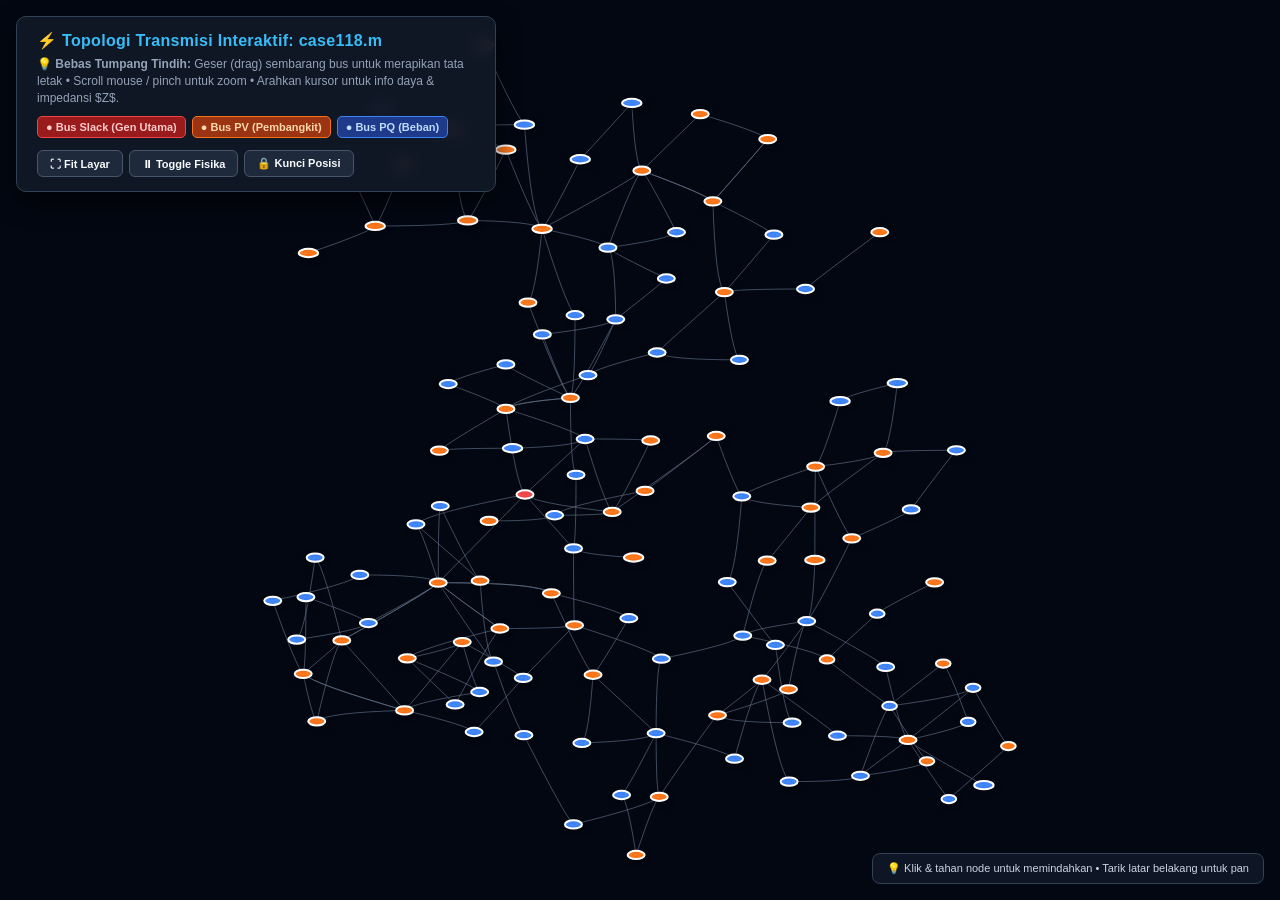
<file: assets/topology_case118_interactive.html>
<!DOCTYPE html>
<html lang="id">
<head>
  <meta charset="utf-8">
  <title>GridGuard - Topologi Interaktif case118.m</title>
  <script type="text/javascript" src="vis-network.min.js"></script>
  <style>
    * { box-sizing: border-box; }
    body {
      margin: 0;
      padding: 0;
      background-color: #030712;
      font-family: 'Segoe UI', -apple-system, BlinkMacSystemFont, 'Helvetica Neue', sans-serif;
      color: #f8fafc;
      overflow: hidden;
      width: 100vw;
      height: 100vh;
    }
    #network {
      width: 100%;
      height: 100%;
      position: absolute;
      top: 0;
      left: 0;
    }
    #toolbar {
      position: absolute;
      top: 16px;
      left: 16px;
      z-index: 1000;
      background: rgba(17, 24, 39, 0.92);
      backdrop-filter: blur(8px);
      padding: 14px 20px;
      border-radius: 10px;
      border: 1px solid #334155;
      box-shadow: 0 10px 25px rgba(0,0,0,0.6);
      max-width: 480px;
    }
    h1 {
      margin: 0 0 6px 0;
      color: #38bdf8;
      font-size: 16px;
      font-weight: 700;
      letter-spacing: 0.3px;
    }
    p {
      margin: 0 0 10px 0;
      font-size: 12px;
      color: #94a3b8;
      line-height: 1.4;
    }
    .badges {
      display: flex;
      gap: 6px;
      flex-wrap: wrap;
      margin-bottom: 12px;
    }
    .badge {
      display: inline-flex;
      align-items: center;
      gap: 5px;
      padding: 4px 8px;
      border-radius: 5px;
      font-size: 11px;
      font-weight: 600;
    }
    .badge-slack { background: #991b1b; color: #fecaca; border: 1px solid #ef4444; }
    .badge-pv { background: #9a3412; color: #fed7aa; border: 1px solid #f97316; }
    .badge-pq { background: #1e3a8a; color: #bfdbfe; border: 1px solid #3b82f6; }
    .controls {
      display: flex;
      gap: 6px;
    }
    button {
      background: #1e293b;
      color: #f8fafc;
      border: 1px solid #475569;
      border-radius: 6px;
      padding: 6px 12px;
      font-size: 11px;
      font-weight: 600;
      cursor: pointer;
      transition: all 0.15s ease;
    }
    button:hover {
      background: #334155;
      border-color: #38bdf8;
      color: #38bdf8;
    }
    #status-hint {
      position: absolute;
      bottom: 16px;
      right: 16px;
      background: rgba(17, 24, 39, 0.85);
      border: 1px solid #334155;
      padding: 8px 14px;
      border-radius: 8px;
      font-size: 11px;
      color: #cbd5e1;
      pointer-events: none;
    }
  </style>
</head>
<body>
  <div id="toolbar">
    <h1>⚡ Topologi Transmisi Interaktif: case118.m</h1>
    <p>💡 <b>Bebas Tumpang Tindih:</b> Geser (drag) sembarang bus untuk merapikan tata letak • Scroll mouse / pinch untuk zoom • Arahkan kursor untuk info daya & impedansi $Z$.</p>
    <div class="badges">
      <span class="badge badge-slack">● Bus Slack (Gen Utama)</span>
      <span class="badge badge-pv">● Bus PV (Pembangkit)</span>
      <span class="badge badge-pq">● Bus PQ (Beban)</span>
    </div>
    <div class="controls">
      <button onclick="network.fit({animation: true})">⛶ Fit Layar</button>
      <button onclick="togglePhysics()">⏸ Toggle Fisika</button>
      <button onclick="stabilizeAndStop()">🔒 Kunci Posisi</button>
    </div>
  </div>

  <div id="status-hint">💡 Klik & tahan node untuk memindahkan • Tarik latar belakang untuk pan</div>
  <div id="network"></div>

  <script>
    var nodes = new vis.DataSet([{"id": 1, "label": "Bus 1", "color": {"background": "#f97316", "border": "#ffffff", "highlight": {"background": "#38bdf8", "border": "#ffffff"}, "hover": {"background": "#60a5fa", "border": "#ffffff"}}, "title": "<div style='font-family: Segoe UI, sans-serif; font-size: 13px; line-height: 1.5; color: #f8fafc;'><b style='font-size: 14px; color: #38bdf8;'>\u26a1 Gardu Induk / Bus #1</b><br><b>Klasifikasi:</b> Bus Generator PV<br><b>Tegangan V:</b> 0.955 p.u. (Sudut: 10.7\u00b0)<br><b>Beban Pd:</b> 51.0 MW | <b>Qd:</b> 27.0 MVAr<br></div>", "font": {"color": "#ffffff", "face": "Segoe UI, sans-serif", "size": 13, "bold": true}, "size": 20, "shadow": {"enabled": true, "color": "rgba(0,0,0,0.5)", "size": 6, "x": 2, "y": 2}}, {"id": 2, "label": "Bus 2", "color": {"background": "#3b82f6", "border": "#ffffff", "highlight": {"background": "#38bdf8", "border": "#ffffff"}, "hover": {"background": "#60a5fa", "border": "#ffffff"}}, "title": "<div style='font-family: Segoe UI, sans-serif; font-size: 13px; line-height: 1.5; color: #f8fafc;'><b style='font-size: 14px; color: #38bdf8;'>\u26a1 Gardu Induk / Bus #2</b><br><b>Klasifikasi:</b> Bus Beban PQ<br><b>Tegangan V:</b> 0.971 p.u. (Sudut: 11.2\u00b0)<br><b>Beban Pd:</b> 20.0 MW | <b>Qd:</b> 9.0 MVAr<br></div>", "font": {"color": "#ffffff", "face": "Segoe UI, sans-serif", "size": 13, "bold": true}, "size": 16, "shadow": {"enabled": true, "color": "rgba(0,0,0,0.5)", "size": 6, "x": 2, "y": 2}}, {"id": 3, "label": "Bus 3", "color": {"background": "#3b82f6", "border": "#ffffff", "highlight": {"background": "#38bdf8", "border": "#ffffff"}, "hover": {"background": "#60a5fa", "border": "#ffffff"}}, "title": "<div style='font-family: Segoe UI, sans-serif; font-size: 13px; line-height: 1.5; color: #f8fafc;'><b style='font-size: 14px; color: #38bdf8;'>\u26a1 Gardu Induk / Bus #3</b><br><b>Klasifikasi:</b> Bus Beban PQ<br><b>Tegangan V:</b> 0.968 p.u. (Sudut: 11.6\u00b0)<br><b>Beban Pd:</b> 39.0 MW | <b>Qd:</b> 10.0 MVAr<br></div>", "font": {"color": "#ffffff", "face": "Segoe UI, sans-serif", "size": 13, "bold": true}, "size": 16, "shadow": {"enabled": true, "color": "rgba(0,0,0,0.5)", "size": 6, "x": 2, "y": 2}}, {"id": 4, "label": "Bus 4", "color": {"background": "#f97316", "border": "#ffffff", "highlight": {"background": "#38bdf8", "border": "#ffffff"}, "hover": {"background": "#60a5fa", "border": "#ffffff"}}, "title": "<div style='font-family: Segoe UI, sans-serif; font-size: 13px; line-height: 1.5; color: #f8fafc;'><b style='font-size: 14px; color: #38bdf8;'>\u26a1 Gardu Induk / Bus #4</b><br><b>Klasifikasi:</b> Bus Generator PV<br><b>Tegangan V:</b> 0.998 p.u. (Sudut: 15.3\u00b0)<br><b>Beban Pd:</b> 39.0 MW | <b>Qd:</b> 12.0 MVAr<br></div>", "font": {"color": "#ffffff", "face": "Segoe UI, sans-serif", "size": 13, "bold": true}, "size": 20, "shadow": {"enabled": true, "color": "rgba(0,0,0,0.5)", "size": 6, "x": 2, "y": 2}}, {"id": 5, "label": "Bus 5", "color": {"background": "#3b82f6", "border": "#ffffff", "highlight": {"background": "#38bdf8", "border": "#ffffff"}, "hover": {"background": "#60a5fa", "border": "#ffffff"}}, "title": "<div style='font-family: Segoe UI, sans-serif; font-size: 13px; line-height: 1.5; color: #f8fafc;'><b style='font-size: 14px; color: #38bdf8;'>\u26a1 Gardu Induk / Bus #5</b><br><b>Klasifikasi:</b> Bus Beban PQ<br><b>Tegangan V:</b> 1.002 p.u. (Sudut: 15.7\u00b0)<br><b>Beban Pd:</b> 0.0 MW | <b>Qd:</b> 0.0 MVAr<br></div>", "font": {"color": "#ffffff", "face": "Segoe UI, sans-serif", "size": 13, "bold": true}, "size": 16, "shadow": {"enabled": true, "color": "rgba(0,0,0,0.5)", "size": 6, "x": 2, "y": 2}}, {"id": 6, "label": "Bus 6", "color": {"background": "#f97316", "border": "#ffffff", "highlight": {"background": "#38bdf8", "border": "#ffffff"}, "hover": {"background": "#60a5fa", "border": "#ffffff"}}, "title": "<div style='font-family: Segoe UI, sans-serif; font-size: 13px; line-height: 1.5; color: #f8fafc;'><b style='font-size: 14px; color: #38bdf8;'>\u26a1 Gardu Induk / Bus #6</b><br><b>Klasifikasi:</b> Bus Generator PV<br><b>Tegangan V:</b> 0.990 p.u. (Sudut: 13.0\u00b0)<br><b>Beban Pd:</b> 52.0 MW | <b>Qd:</b> 22.0 MVAr<br></div>", "font": {"color": "#ffffff", "face": "Segoe UI, sans-serif", "size": 13, "bold": true}, "size": 20, "shadow": {"enabled": true, "color": "rgba(0,0,0,0.5)", "size": 6, "x": 2, "y": 2}}, {"id": 7, "label": "Bus 7", "color": {"background": "#3b82f6", "border": "#ffffff", "highlight": {"background": "#38bdf8", "border": "#ffffff"}, "hover": {"background": "#60a5fa", "border": "#ffffff"}}, "title": "<div style='font-family: Segoe UI, sans-serif; font-size: 13px; line-height: 1.5; color: #f8fafc;'><b style='font-size: 14px; color: #38bdf8;'>\u26a1 Gardu Induk / Bus #7</b><br><b>Klasifikasi:</b> Bus Beban PQ<br><b>Tegangan V:</b> 0.989 p.u. (Sudut: 12.6\u00b0)<br><b>Beban Pd:</b> 19.0 MW | <b>Qd:</b> 2.0 MVAr<br></div>", "font": {"color": "#ffffff", "face": "Segoe UI, sans-serif", "size": 13, "bold": true}, "size": 16, "shadow": {"enabled": true, "color": "rgba(0,0,0,0.5)", "size": 6, "x": 2, "y": 2}}, {"id": 8, "label": "Bus 8", "color": {"background": "#f97316", "border": "#ffffff", "highlight": {"background": "#38bdf8", "border": "#ffffff"}, "hover": {"background": "#60a5fa", "border": "#ffffff"}}, "title": "<div style='font-family: Segoe UI, sans-serif; font-size: 13px; line-height: 1.5; color: #f8fafc;'><b style='font-size: 14px; color: #38bdf8;'>\u26a1 Gardu Induk / Bus #8</b><br><b>Klasifikasi:</b> Bus Generator PV<br><b>Tegangan V:</b> 1.015 p.u. (Sudut: 20.8\u00b0)<br><b>Beban Pd:</b> 28.0 MW | <b>Qd:</b> 0.0 MVAr<br></div>", "font": {"color": "#ffffff", "face": "Segoe UI, sans-serif", "size": 13, "bold": true}, "size": 20, "shadow": {"enabled": true, "color": "rgba(0,0,0,0.5)", "size": 6, "x": 2, "y": 2}}, {"id": 9, "label": "Bus 9", "color": {"background": "#3b82f6", "border": "#ffffff", "highlight": {"background": "#38bdf8", "border": "#ffffff"}, "hover": {"background": "#60a5fa", "border": "#ffffff"}}, "title": "<div style='font-family: Segoe UI, sans-serif; font-size: 13px; line-height: 1.5; color: #f8fafc;'><b style='font-size: 14px; color: #38bdf8;'>\u26a1 Gardu Induk / Bus #9</b><br><b>Klasifikasi:</b> Bus Beban PQ<br><b>Tegangan V:</b> 1.043 p.u. (Sudut: 28.0\u00b0)<br><b>Beban Pd:</b> 0.0 MW | <b>Qd:</b> 0.0 MVAr<br></div>", "font": {"color": "#ffffff", "face": "Segoe UI, sans-serif", "size": 13, "bold": true}, "size": 16, "shadow": {"enabled": true, "color": "rgba(0,0,0,0.5)", "size": 6, "x": 2, "y": 2}}, {"id": 10, "label": "Bus 10", "color": {"background": "#f97316", "border": "#ffffff", "highlight": {"background": "#38bdf8", "border": "#ffffff"}, "hover": {"background": "#60a5fa", "border": "#ffffff"}}, "title": "<div style='font-family: Segoe UI, sans-serif; font-size: 13px; line-height: 1.5; color: #f8fafc;'><b style='font-size: 14px; color: #38bdf8;'>\u26a1 Gardu Induk / Bus #10</b><br><b>Klasifikasi:</b> Bus Generator PV<br><b>Tegangan V:</b> 1.050 p.u. (Sudut: 35.6\u00b0)<br><b>Beban Pd:</b> 0.0 MW | <b>Qd:</b> 0.0 MVAr<br><b style='color: #4ade80;'>Pembangkit Pg:</b> 450.0 MW | <b>Qg:</b> 0.0 MVAr<br></div>", "font": {"color": "#ffffff", "face": "Segoe UI, sans-serif", "size": 13, "bold": true}, "size": 20, "shadow": {"enabled": true, "color": "rgba(0,0,0,0.5)", "size": 6, "x": 2, "y": 2}}, {"id": 11, "label": "Bus 11", "color": {"background": "#3b82f6", "border": "#ffffff", "highlight": {"background": "#38bdf8", "border": "#ffffff"}, "hover": {"background": "#60a5fa", "border": "#ffffff"}}, "title": "<div style='font-family: Segoe UI, sans-serif; font-size: 13px; line-height: 1.5; color: #f8fafc;'><b style='font-size: 14px; color: #38bdf8;'>\u26a1 Gardu Induk / Bus #11</b><br><b>Klasifikasi:</b> Bus Beban PQ<br><b>Tegangan V:</b> 0.985 p.u. (Sudut: 12.7\u00b0)<br><b>Beban Pd:</b> 70.0 MW | <b>Qd:</b> 23.0 MVAr<br></div>", "font": {"color": "#ffffff", "face": "Segoe UI, sans-serif", "size": 13, "bold": true}, "size": 16, "shadow": {"enabled": true, "color": "rgba(0,0,0,0.5)", "size": 6, "x": 2, "y": 2}}, {"id": 12, "label": "Bus 12", "color": {"background": "#f97316", "border": "#ffffff", "highlight": {"background": "#38bdf8", "border": "#ffffff"}, "hover": {"background": "#60a5fa", "border": "#ffffff"}}, "title": "<div style='font-family: Segoe UI, sans-serif; font-size: 13px; line-height: 1.5; color: #f8fafc;'><b style='font-size: 14px; color: #38bdf8;'>\u26a1 Gardu Induk / Bus #12</b><br><b>Klasifikasi:</b> Bus Generator PV<br><b>Tegangan V:</b> 0.990 p.u. (Sudut: 12.2\u00b0)<br><b>Beban Pd:</b> 47.0 MW | <b>Qd:</b> 10.0 MVAr<br><b style='color: #4ade80;'>Pembangkit Pg:</b> 85.0 MW | <b>Qg:</b> 0.0 MVAr<br></div>", "font": {"color": "#ffffff", "face": "Segoe UI, sans-serif", "size": 13, "bold": true}, "size": 20, "shadow": {"enabled": true, "color": "rgba(0,0,0,0.5)", "size": 6, "x": 2, "y": 2}}, {"id": 13, "label": "Bus 13", "color": {"background": "#3b82f6", "border": "#ffffff", "highlight": {"background": "#38bdf8", "border": "#ffffff"}, "hover": {"background": "#60a5fa", "border": "#ffffff"}}, "title": "<div style='font-family: Segoe UI, sans-serif; font-size: 13px; line-height: 1.5; color: #f8fafc;'><b style='font-size: 14px; color: #38bdf8;'>\u26a1 Gardu Induk / Bus #13</b><br><b>Klasifikasi:</b> Bus Beban PQ<br><b>Tegangan V:</b> 0.968 p.u. (Sudut: 11.3\u00b0)<br><b>Beban Pd:</b> 34.0 MW | <b>Qd:</b> 16.0 MVAr<br></div>", "font": {"color": "#ffffff", "face": "Segoe UI, sans-serif", "size": 13, "bold": true}, "size": 16, "shadow": {"enabled": true, "color": "rgba(0,0,0,0.5)", "size": 6, "x": 2, "y": 2}}, {"id": 14, "label": "Bus 14", "color": {"background": "#3b82f6", "border": "#ffffff", "highlight": {"background": "#38bdf8", "border": "#ffffff"}, "hover": {"background": "#60a5fa", "border": "#ffffff"}}, "title": "<div style='font-family: Segoe UI, sans-serif; font-size: 13px; line-height: 1.5; color: #f8fafc;'><b style='font-size: 14px; color: #38bdf8;'>\u26a1 Gardu Induk / Bus #14</b><br><b>Klasifikasi:</b> Bus Beban PQ<br><b>Tegangan V:</b> 0.984 p.u. (Sudut: 11.5\u00b0)<br><b>Beban Pd:</b> 14.0 MW | <b>Qd:</b> 1.0 MVAr<br></div>", "font": {"color": "#ffffff", "face": "Segoe UI, sans-serif", "size": 13, "bold": true}, "size": 16, "shadow": {"enabled": true, "color": "rgba(0,0,0,0.5)", "size": 6, "x": 2, "y": 2}}, {"id": 15, "label": "Bus 15", "color": {"background": "#f97316", "border": "#ffffff", "highlight": {"background": "#38bdf8", "border": "#ffffff"}, "hover": {"background": "#60a5fa", "border": "#ffffff"}}, "title": "<div style='font-family: Segoe UI, sans-serif; font-size: 13px; line-height: 1.5; color: #f8fafc;'><b style='font-size: 14px; color: #38bdf8;'>\u26a1 Gardu Induk / Bus #15</b><br><b>Klasifikasi:</b> Bus Generator PV<br><b>Tegangan V:</b> 0.970 p.u. (Sudut: 11.2\u00b0)<br><b>Beban Pd:</b> 90.0 MW | <b>Qd:</b> 30.0 MVAr<br></div>", "font": {"color": "#ffffff", "face": "Segoe UI, sans-serif", "size": 13, "bold": true}, "size": 20, "shadow": {"enabled": true, "color": "rgba(0,0,0,0.5)", "size": 6, "x": 2, "y": 2}}, {"id": 16, "label": "Bus 16", "color": {"background": "#3b82f6", "border": "#ffffff", "highlight": {"background": "#38bdf8", "border": "#ffffff"}, "hover": {"background": "#60a5fa", "border": "#ffffff"}}, "title": "<div style='font-family: Segoe UI, sans-serif; font-size: 13px; line-height: 1.5; color: #f8fafc;'><b style='font-size: 14px; color: #38bdf8;'>\u26a1 Gardu Induk / Bus #16</b><br><b>Klasifikasi:</b> Bus Beban PQ<br><b>Tegangan V:</b> 0.984 p.u. (Sudut: 11.9\u00b0)<br><b>Beban Pd:</b> 25.0 MW | <b>Qd:</b> 10.0 MVAr<br></div>", "font": {"color": "#ffffff", "face": "Segoe UI, sans-serif", "size": 13, "bold": true}, "size": 16, "shadow": {"enabled": true, "color": "rgba(0,0,0,0.5)", "size": 6, "x": 2, "y": 2}}, {"id": 17, "label": "Bus 17", "color": {"background": "#3b82f6", "border": "#ffffff", "highlight": {"background": "#38bdf8", "border": "#ffffff"}, "hover": {"background": "#60a5fa", "border": "#ffffff"}}, "title": "<div style='font-family: Segoe UI, sans-serif; font-size: 13px; line-height: 1.5; color: #f8fafc;'><b style='font-size: 14px; color: #38bdf8;'>\u26a1 Gardu Induk / Bus #17</b><br><b>Klasifikasi:</b> Bus Beban PQ<br><b>Tegangan V:</b> 0.995 p.u. (Sudut: 13.7\u00b0)<br><b>Beban Pd:</b> 11.0 MW | <b>Qd:</b> 3.0 MVAr<br></div>", "font": {"color": "#ffffff", "face": "Segoe UI, sans-serif", "size": 13, "bold": true}, "size": 16, "shadow": {"enabled": true, "color": "rgba(0,0,0,0.5)", "size": 6, "x": 2, "y": 2}}, {"id": 18, "label": "Bus 18", "color": {"background": "#f97316", "border": "#ffffff", "highlight": {"background": "#38bdf8", "border": "#ffffff"}, "hover": {"background": "#60a5fa", "border": "#ffffff"}}, "title": "<div style='font-family: Segoe UI, sans-serif; font-size: 13px; line-height: 1.5; color: #f8fafc;'><b style='font-size: 14px; color: #38bdf8;'>\u26a1 Gardu Induk / Bus #18</b><br><b>Klasifikasi:</b> Bus Generator PV<br><b>Tegangan V:</b> 0.973 p.u. (Sudut: 11.5\u00b0)<br><b>Beban Pd:</b> 60.0 MW | <b>Qd:</b> 34.0 MVAr<br></div>", "font": {"color": "#ffffff", "face": "Segoe UI, sans-serif", "size": 13, "bold": true}, "size": 20, "shadow": {"enabled": true, "color": "rgba(0,0,0,0.5)", "size": 6, "x": 2, "y": 2}}, {"id": 19, "label": "Bus 19", "color": {"background": "#f97316", "border": "#ffffff", "highlight": {"background": "#38bdf8", "border": "#ffffff"}, "hover": {"background": "#60a5fa", "border": "#ffffff"}}, "title": "<div style='font-family: Segoe UI, sans-serif; font-size: 13px; line-height: 1.5; color: #f8fafc;'><b style='font-size: 14px; color: #38bdf8;'>\u26a1 Gardu Induk / Bus #19</b><br><b>Klasifikasi:</b> Bus Generator PV<br><b>Tegangan V:</b> 0.963 p.u. (Sudut: 11.1\u00b0)<br><b>Beban Pd:</b> 45.0 MW | <b>Qd:</b> 25.0 MVAr<br></div>", "font": {"color": "#ffffff", "face": "Segoe UI, sans-serif", "size": 13, "bold": true}, "size": 20, "shadow": {"enabled": true, "color": "rgba(0,0,0,0.5)", "size": 6, "x": 2, "y": 2}}, {"id": 20, "label": "Bus 20", "color": {"background": "#3b82f6", "border": "#ffffff", "highlight": {"background": "#38bdf8", "border": "#ffffff"}, "hover": {"background": "#60a5fa", "border": "#ffffff"}}, "title": "<div style='font-family: Segoe UI, sans-serif; font-size: 13px; line-height: 1.5; color: #f8fafc;'><b style='font-size: 14px; color: #38bdf8;'>\u26a1 Gardu Induk / Bus #20</b><br><b>Klasifikasi:</b> Bus Beban PQ<br><b>Tegangan V:</b> 0.958 p.u. (Sudut: 11.9\u00b0)<br><b>Beban Pd:</b> 18.0 MW | <b>Qd:</b> 3.0 MVAr<br></div>", "font": {"color": "#ffffff", "face": "Segoe UI, sans-serif", "size": 13, "bold": true}, "size": 16, "shadow": {"enabled": true, "color": "rgba(0,0,0,0.5)", "size": 6, "x": 2, "y": 2}}, {"id": 21, "label": "Bus 21", "color": {"background": "#3b82f6", "border": "#ffffff", "highlight": {"background": "#38bdf8", "border": "#ffffff"}, "hover": {"background": "#60a5fa", "border": "#ffffff"}}, "title": "<div style='font-family: Segoe UI, sans-serif; font-size: 13px; line-height: 1.5; color: #f8fafc;'><b style='font-size: 14px; color: #38bdf8;'>\u26a1 Gardu Induk / Bus #21</b><br><b>Klasifikasi:</b> Bus Beban PQ<br><b>Tegangan V:</b> 0.959 p.u. (Sudut: 13.5\u00b0)<br><b>Beban Pd:</b> 14.0 MW | <b>Qd:</b> 8.0 MVAr<br></div>", "font": {"color": "#ffffff", "face": "Segoe UI, sans-serif", "size": 13, "bold": true}, "size": 16, "shadow": {"enabled": true, "color": "rgba(0,0,0,0.5)", "size": 6, "x": 2, "y": 2}}, {"id": 22, "label": "Bus 22", "color": {"background": "#3b82f6", "border": "#ffffff", "highlight": {"background": "#38bdf8", "border": "#ffffff"}, "hover": {"background": "#60a5fa", "border": "#ffffff"}}, "title": "<div style='font-family: Segoe UI, sans-serif; font-size: 13px; line-height: 1.5; color: #f8fafc;'><b style='font-size: 14px; color: #38bdf8;'>\u26a1 Gardu Induk / Bus #22</b><br><b>Klasifikasi:</b> Bus Beban PQ<br><b>Tegangan V:</b> 0.970 p.u. (Sudut: 16.1\u00b0)<br><b>Beban Pd:</b> 10.0 MW | <b>Qd:</b> 5.0 MVAr<br></div>", "font": {"color": "#ffffff", "face": "Segoe UI, sans-serif", "size": 13, "bold": true}, "size": 16, "shadow": {"enabled": true, "color": "rgba(0,0,0,0.5)", "size": 6, "x": 2, "y": 2}}, {"id": 23, "label": "Bus 23", "color": {"background": "#3b82f6", "border": "#ffffff", "highlight": {"background": "#38bdf8", "border": "#ffffff"}, "hover": {"background": "#60a5fa", "border": "#ffffff"}}, "title": "<div style='font-family: Segoe UI, sans-serif; font-size: 13px; line-height: 1.5; color: #f8fafc;'><b style='font-size: 14px; color: #38bdf8;'>\u26a1 Gardu Induk / Bus #23</b><br><b>Klasifikasi:</b> Bus Beban PQ<br><b>Tegangan V:</b> 1.000 p.u. (Sudut: 21.0\u00b0)<br><b>Beban Pd:</b> 7.0 MW | <b>Qd:</b> 3.0 MVAr<br></div>", "font": {"color": "#ffffff", "face": "Segoe UI, sans-serif", "size": 13, "bold": true}, "size": 16, "shadow": {"enabled": true, "color": "rgba(0,0,0,0.5)", "size": 6, "x": 2, "y": 2}}, {"id": 24, "label": "Bus 24", "color": {"background": "#f97316", "border": "#ffffff", "highlight": {"background": "#38bdf8", "border": "#ffffff"}, "hover": {"background": "#60a5fa", "border": "#ffffff"}}, "title": "<div style='font-family: Segoe UI, sans-serif; font-size: 13px; line-height: 1.5; color: #f8fafc;'><b style='font-size: 14px; color: #38bdf8;'>\u26a1 Gardu Induk / Bus #24</b><br><b>Klasifikasi:</b> Bus Generator PV<br><b>Tegangan V:</b> 0.992 p.u. (Sudut: 20.9\u00b0)<br><b>Beban Pd:</b> 13.0 MW | <b>Qd:</b> 0.0 MVAr<br></div>", "font": {"color": "#ffffff", "face": "Segoe UI, sans-serif", "size": 13, "bold": true}, "size": 20, "shadow": {"enabled": true, "color": "rgba(0,0,0,0.5)", "size": 6, "x": 2, "y": 2}}, {"id": 25, "label": "Bus 25", "color": {"background": "#f97316", "border": "#ffffff", "highlight": {"background": "#38bdf8", "border": "#ffffff"}, "hover": {"background": "#60a5fa", "border": "#ffffff"}}, "title": "<div style='font-family: Segoe UI, sans-serif; font-size: 13px; line-height: 1.5; color: #f8fafc;'><b style='font-size: 14px; color: #38bdf8;'>\u26a1 Gardu Induk / Bus #25</b><br><b>Klasifikasi:</b> Bus Generator PV<br><b>Tegangan V:</b> 1.050 p.u. (Sudut: 27.9\u00b0)<br><b>Beban Pd:</b> 0.0 MW | <b>Qd:</b> 0.0 MVAr<br><b style='color: #4ade80;'>Pembangkit Pg:</b> 220.0 MW | <b>Qg:</b> 0.0 MVAr<br></div>", "font": {"color": "#ffffff", "face": "Segoe UI, sans-serif", "size": 13, "bold": true}, "size": 20, "shadow": {"enabled": true, "color": "rgba(0,0,0,0.5)", "size": 6, "x": 2, "y": 2}}, {"id": 26, "label": "Bus 26", "color": {"background": "#f97316", "border": "#ffffff", "highlight": {"background": "#38bdf8", "border": "#ffffff"}, "hover": {"background": "#60a5fa", "border": "#ffffff"}}, "title": "<div style='font-family: Segoe UI, sans-serif; font-size: 13px; line-height: 1.5; color: #f8fafc;'><b style='font-size: 14px; color: #38bdf8;'>\u26a1 Gardu Induk / Bus #26</b><br><b>Klasifikasi:</b> Bus Generator PV<br><b>Tegangan V:</b> 1.015 p.u. (Sudut: 29.7\u00b0)<br><b>Beban Pd:</b> 0.0 MW | <b>Qd:</b> 0.0 MVAr<br><b style='color: #4ade80;'>Pembangkit Pg:</b> 314.0 MW | <b>Qg:</b> 0.0 MVAr<br></div>", "font": {"color": "#ffffff", "face": "Segoe UI, sans-serif", "size": 13, "bold": true}, "size": 20, "shadow": {"enabled": true, "color": "rgba(0,0,0,0.5)", "size": 6, "x": 2, "y": 2}}, {"id": 27, "label": "Bus 27", "color": {"background": "#f97316", "border": "#ffffff", "highlight": {"background": "#38bdf8", "border": "#ffffff"}, "hover": {"background": "#60a5fa", "border": "#ffffff"}}, "title": "<div style='font-family: Segoe UI, sans-serif; font-size: 13px; line-height: 1.5; color: #f8fafc;'><b style='font-size: 14px; color: #38bdf8;'>\u26a1 Gardu Induk / Bus #27</b><br><b>Klasifikasi:</b> Bus Generator PV<br><b>Tegangan V:</b> 0.968 p.u. (Sudut: 15.3\u00b0)<br><b>Beban Pd:</b> 71.0 MW | <b>Qd:</b> 13.0 MVAr<br></div>", "font": {"color": "#ffffff", "face": "Segoe UI, sans-serif", "size": 13, "bold": true}, "size": 20, "shadow": {"enabled": true, "color": "rgba(0,0,0,0.5)", "size": 6, "x": 2, "y": 2}}, {"id": 28, "label": "Bus 28", "color": {"background": "#3b82f6", "border": "#ffffff", "highlight": {"background": "#38bdf8", "border": "#ffffff"}, "hover": {"background": "#60a5fa", "border": "#ffffff"}}, "title": "<div style='font-family: Segoe UI, sans-serif; font-size: 13px; line-height: 1.5; color: #f8fafc;'><b style='font-size: 14px; color: #38bdf8;'>\u26a1 Gardu Induk / Bus #28</b><br><b>Klasifikasi:</b> Bus Beban PQ<br><b>Tegangan V:</b> 0.962 p.u. (Sudut: 13.6\u00b0)<br><b>Beban Pd:</b> 17.0 MW | <b>Qd:</b> 7.0 MVAr<br></div>", "font": {"color": "#ffffff", "face": "Segoe UI, sans-serif", "size": 13, "bold": true}, "size": 16, "shadow": {"enabled": true, "color": "rgba(0,0,0,0.5)", "size": 6, "x": 2, "y": 2}}, {"id": 29, "label": "Bus 29", "color": {"background": "#3b82f6", "border": "#ffffff", "highlight": {"background": "#38bdf8", "border": "#ffffff"}, "hover": {"background": "#60a5fa", "border": "#ffffff"}}, "title": "<div style='font-family: Segoe UI, sans-serif; font-size: 13px; line-height: 1.5; color: #f8fafc;'><b style='font-size: 14px; color: #38bdf8;'>\u26a1 Gardu Induk / Bus #29</b><br><b>Klasifikasi:</b> Bus Beban PQ<br><b>Tegangan V:</b> 0.963 p.u. (Sudut: 12.6\u00b0)<br><b>Beban Pd:</b> 24.0 MW | <b>Qd:</b> 4.0 MVAr<br></div>", "font": {"color": "#ffffff", "face": "Segoe UI, sans-serif", "size": 13, "bold": true}, "size": 16, "shadow": {"enabled": true, "color": "rgba(0,0,0,0.5)", "size": 6, "x": 2, "y": 2}}, {"id": 30, "label": "Bus 30", "color": {"background": "#3b82f6", "border": "#ffffff", "highlight": {"background": "#38bdf8", "border": "#ffffff"}, "hover": {"background": "#60a5fa", "border": "#ffffff"}}, "title": "<div style='font-family: Segoe UI, sans-serif; font-size: 13px; line-height: 1.5; color: #f8fafc;'><b style='font-size: 14px; color: #38bdf8;'>\u26a1 Gardu Induk / Bus #30</b><br><b>Klasifikasi:</b> Bus Beban PQ<br><b>Tegangan V:</b> 0.968 p.u. (Sudut: 18.8\u00b0)<br><b>Beban Pd:</b> 0.0 MW | <b>Qd:</b> 0.0 MVAr<br></div>", "font": {"color": "#ffffff", "face": "Segoe UI, sans-serif", "size": 13, "bold": true}, "size": 16, "shadow": {"enabled": true, "color": "rgba(0,0,0,0.5)", "size": 6, "x": 2, "y": 2}}, {"id": 31, "label": "Bus 31", "color": {"background": "#f97316", "border": "#ffffff", "highlight": {"background": "#38bdf8", "border": "#ffffff"}, "hover": {"background": "#60a5fa", "border": "#ffffff"}}, "title": "<div style='font-family: Segoe UI, sans-serif; font-size: 13px; line-height: 1.5; color: #f8fafc;'><b style='font-size: 14px; color: #38bdf8;'>\u26a1 Gardu Induk / Bus #31</b><br><b>Klasifikasi:</b> Bus Generator PV<br><b>Tegangan V:</b> 0.967 p.u. (Sudut: 12.8\u00b0)<br><b>Beban Pd:</b> 43.0 MW | <b>Qd:</b> 27.0 MVAr<br><b style='color: #4ade80;'>Pembangkit Pg:</b> 7.0 MW | <b>Qg:</b> 0.0 MVAr<br></div>", "font": {"color": "#ffffff", "face": "Segoe UI, sans-serif", "size": 13, "bold": true}, "size": 20, "shadow": {"enabled": true, "color": "rgba(0,0,0,0.5)", "size": 6, "x": 2, "y": 2}}, {"id": 32, "label": "Bus 32", "color": {"background": "#f97316", "border": "#ffffff", "highlight": {"background": "#38bdf8", "border": "#ffffff"}, "hover": {"background": "#60a5fa", "border": "#ffffff"}}, "title": "<div style='font-family: Segoe UI, sans-serif; font-size: 13px; line-height: 1.5; color: #f8fafc;'><b style='font-size: 14px; color: #38bdf8;'>\u26a1 Gardu Induk / Bus #32</b><br><b>Klasifikasi:</b> Bus Generator PV<br><b>Tegangan V:</b> 0.964 p.u. (Sudut: 14.8\u00b0)<br><b>Beban Pd:</b> 59.0 MW | <b>Qd:</b> 23.0 MVAr<br></div>", "font": {"color": "#ffffff", "face": "Segoe UI, sans-serif", "size": 13, "bold": true}, "size": 20, "shadow": {"enabled": true, "color": "rgba(0,0,0,0.5)", "size": 6, "x": 2, "y": 2}}, {"id": 33, "label": "Bus 33", "color": {"background": "#3b82f6", "border": "#ffffff", "highlight": {"background": "#38bdf8", "border": "#ffffff"}, "hover": {"background": "#60a5fa", "border": "#ffffff"}}, "title": "<div style='font-family: Segoe UI, sans-serif; font-size: 13px; line-height: 1.5; color: #f8fafc;'><b style='font-size: 14px; color: #38bdf8;'>\u26a1 Gardu Induk / Bus #33</b><br><b>Klasifikasi:</b> Bus Beban PQ<br><b>Tegangan V:</b> 0.972 p.u. (Sudut: 10.6\u00b0)<br><b>Beban Pd:</b> 23.0 MW | <b>Qd:</b> 9.0 MVAr<br></div>", "font": {"color": "#ffffff", "face": "Segoe UI, sans-serif", "size": 13, "bold": true}, "size": 16, "shadow": {"enabled": true, "color": "rgba(0,0,0,0.5)", "size": 6, "x": 2, "y": 2}}, {"id": 34, "label": "Bus 34", "color": {"background": "#f97316", "border": "#ffffff", "highlight": {"background": "#38bdf8", "border": "#ffffff"}, "hover": {"background": "#60a5fa", "border": "#ffffff"}}, "title": "<div style='font-family: Segoe UI, sans-serif; font-size: 13px; line-height: 1.5; color: #f8fafc;'><b style='font-size: 14px; color: #38bdf8;'>\u26a1 Gardu Induk / Bus #34</b><br><b>Klasifikasi:</b> Bus Generator PV<br><b>Tegangan V:</b> 0.986 p.u. (Sudut: 11.3\u00b0)<br><b>Beban Pd:</b> 59.0 MW | <b>Qd:</b> 26.0 MVAr<br></div>", "font": {"color": "#ffffff", "face": "Segoe UI, sans-serif", "size": 13, "bold": true}, "size": 20, "shadow": {"enabled": true, "color": "rgba(0,0,0,0.5)", "size": 6, "x": 2, "y": 2}}, {"id": 35, "label": "Bus 35", "color": {"background": "#3b82f6", "border": "#ffffff", "highlight": {"background": "#38bdf8", "border": "#ffffff"}, "hover": {"background": "#60a5fa", "border": "#ffffff"}}, "title": "<div style='font-family: Segoe UI, sans-serif; font-size: 13px; line-height: 1.5; color: #f8fafc;'><b style='font-size: 14px; color: #38bdf8;'>\u26a1 Gardu Induk / Bus #35</b><br><b>Klasifikasi:</b> Bus Beban PQ<br><b>Tegangan V:</b> 0.981 p.u. (Sudut: 10.9\u00b0)<br><b>Beban Pd:</b> 33.0 MW | <b>Qd:</b> 9.0 MVAr<br></div>", "font": {"color": "#ffffff", "face": "Segoe UI, sans-serif", "size": 13, "bold": true}, "size": 16, "shadow": {"enabled": true, "color": "rgba(0,0,0,0.5)", "size": 6, "x": 2, "y": 2}}, {"id": 36, "label": "Bus 36", "color": {"background": "#f97316", "border": "#ffffff", "highlight": {"background": "#38bdf8", "border": "#ffffff"}, "hover": {"background": "#60a5fa", "border": "#ffffff"}}, "title": "<div style='font-family: Segoe UI, sans-serif; font-size: 13px; line-height: 1.5; color: #f8fafc;'><b style='font-size: 14px; color: #38bdf8;'>\u26a1 Gardu Induk / Bus #36</b><br><b>Klasifikasi:</b> Bus Generator PV<br><b>Tegangan V:</b> 0.980 p.u. (Sudut: 10.9\u00b0)<br><b>Beban Pd:</b> 31.0 MW | <b>Qd:</b> 17.0 MVAr<br></div>", "font": {"color": "#ffffff", "face": "Segoe UI, sans-serif", "size": 13, "bold": true}, "size": 20, "shadow": {"enabled": true, "color": "rgba(0,0,0,0.5)", "size": 6, "x": 2, "y": 2}}, {"id": 37, "label": "Bus 37", "color": {"background": "#3b82f6", "border": "#ffffff", "highlight": {"background": "#38bdf8", "border": "#ffffff"}, "hover": {"background": "#60a5fa", "border": "#ffffff"}}, "title": "<div style='font-family: Segoe UI, sans-serif; font-size: 13px; line-height: 1.5; color: #f8fafc;'><b style='font-size: 14px; color: #38bdf8;'>\u26a1 Gardu Induk / Bus #37</b><br><b>Klasifikasi:</b> Bus Beban PQ<br><b>Tegangan V:</b> 0.992 p.u. (Sudut: 11.8\u00b0)<br><b>Beban Pd:</b> 0.0 MW | <b>Qd:</b> 0.0 MVAr<br></div>", "font": {"color": "#ffffff", "face": "Segoe UI, sans-serif", "size": 13, "bold": true}, "size": 16, "shadow": {"enabled": true, "color": "rgba(0,0,0,0.5)", "size": 6, "x": 2, "y": 2}}, {"id": 38, "label": "Bus 38", "color": {"background": "#3b82f6", "border": "#ffffff", "highlight": {"background": "#38bdf8", "border": "#ffffff"}, "hover": {"background": "#60a5fa", "border": "#ffffff"}}, "title": "<div style='font-family: Segoe UI, sans-serif; font-size: 13px; line-height: 1.5; color: #f8fafc;'><b style='font-size: 14px; color: #38bdf8;'>\u26a1 Gardu Induk / Bus #38</b><br><b>Klasifikasi:</b> Bus Beban PQ<br><b>Tegangan V:</b> 0.962 p.u. (Sudut: 16.9\u00b0)<br><b>Beban Pd:</b> 0.0 MW | <b>Qd:</b> 0.0 MVAr<br></div>", "font": {"color": "#ffffff", "face": "Segoe UI, sans-serif", "size": 13, "bold": true}, "size": 16, "shadow": {"enabled": true, "color": "rgba(0,0,0,0.5)", "size": 6, "x": 2, "y": 2}}, {"id": 39, "label": "Bus 39", "color": {"background": "#3b82f6", "border": "#ffffff", "highlight": {"background": "#38bdf8", "border": "#ffffff"}, "hover": {"background": "#60a5fa", "border": "#ffffff"}}, "title": "<div style='font-family: Segoe UI, sans-serif; font-size: 13px; line-height: 1.5; color: #f8fafc;'><b style='font-size: 14px; color: #38bdf8;'>\u26a1 Gardu Induk / Bus #39</b><br><b>Klasifikasi:</b> Bus Beban PQ<br><b>Tegangan V:</b> 0.970 p.u. (Sudut: 8.4\u00b0)<br><b>Beban Pd:</b> 27.0 MW | <b>Qd:</b> 11.0 MVAr<br></div>", "font": {"color": "#ffffff", "face": "Segoe UI, sans-serif", "size": 13, "bold": true}, "size": 16, "shadow": {"enabled": true, "color": "rgba(0,0,0,0.5)", "size": 6, "x": 2, "y": 2}}, {"id": 40, "label": "Bus 40", "color": {"background": "#f97316", "border": "#ffffff", "highlight": {"background": "#38bdf8", "border": "#ffffff"}, "hover": {"background": "#60a5fa", "border": "#ffffff"}}, "title": "<div style='font-family: Segoe UI, sans-serif; font-size: 13px; line-height: 1.5; color: #f8fafc;'><b style='font-size: 14px; color: #38bdf8;'>\u26a1 Gardu Induk / Bus #40</b><br><b>Klasifikasi:</b> Bus Generator PV<br><b>Tegangan V:</b> 0.970 p.u. (Sudut: 7.3\u00b0)<br><b>Beban Pd:</b> 66.0 MW | <b>Qd:</b> 23.0 MVAr<br></div>", "font": {"color": "#ffffff", "face": "Segoe UI, sans-serif", "size": 13, "bold": true}, "size": 20, "shadow": {"enabled": true, "color": "rgba(0,0,0,0.5)", "size": 6, "x": 2, "y": 2}}, {"id": 41, "label": "Bus 41", "color": {"background": "#3b82f6", "border": "#ffffff", "highlight": {"background": "#38bdf8", "border": "#ffffff"}, "hover": {"background": "#60a5fa", "border": "#ffffff"}}, "title": "<div style='font-family: Segoe UI, sans-serif; font-size: 13px; line-height: 1.5; color: #f8fafc;'><b style='font-size: 14px; color: #38bdf8;'>\u26a1 Gardu Induk / Bus #41</b><br><b>Klasifikasi:</b> Bus Beban PQ<br><b>Tegangan V:</b> 0.967 p.u. (Sudut: 6.9\u00b0)<br><b>Beban Pd:</b> 37.0 MW | <b>Qd:</b> 10.0 MVAr<br></div>", "font": {"color": "#ffffff", "face": "Segoe UI, sans-serif", "size": 13, "bold": true}, "size": 16, "shadow": {"enabled": true, "color": "rgba(0,0,0,0.5)", "size": 6, "x": 2, "y": 2}}, {"id": 42, "label": "Bus 42", "color": {"background": "#f97316", "border": "#ffffff", "highlight": {"background": "#38bdf8", "border": "#ffffff"}, "hover": {"background": "#60a5fa", "border": "#ffffff"}}, "title": "<div style='font-family: Segoe UI, sans-serif; font-size: 13px; line-height: 1.5; color: #f8fafc;'><b style='font-size: 14px; color: #38bdf8;'>\u26a1 Gardu Induk / Bus #42</b><br><b>Klasifikasi:</b> Bus Generator PV<br><b>Tegangan V:</b> 0.985 p.u. (Sudut: 8.5\u00b0)<br><b>Beban Pd:</b> 96.0 MW | <b>Qd:</b> 23.0 MVAr<br></div>", "font": {"color": "#ffffff", "face": "Segoe UI, sans-serif", "size": 13, "bold": true}, "size": 20, "shadow": {"enabled": true, "color": "rgba(0,0,0,0.5)", "size": 6, "x": 2, "y": 2}}, {"id": 43, "label": "Bus 43", "color": {"background": "#3b82f6", "border": "#ffffff", "highlight": {"background": "#38bdf8", "border": "#ffffff"}, "hover": {"background": "#60a5fa", "border": "#ffffff"}}, "title": "<div style='font-family: Segoe UI, sans-serif; font-size: 13px; line-height: 1.5; color: #f8fafc;'><b style='font-size: 14px; color: #38bdf8;'>\u26a1 Gardu Induk / Bus #43</b><br><b>Klasifikasi:</b> Bus Beban PQ<br><b>Tegangan V:</b> 0.978 p.u. (Sudut: 11.3\u00b0)<br><b>Beban Pd:</b> 18.0 MW | <b>Qd:</b> 7.0 MVAr<br></div>", "font": {"color": "#ffffff", "face": "Segoe UI, sans-serif", "size": 13, "bold": true}, "size": 16, "shadow": {"enabled": true, "color": "rgba(0,0,0,0.5)", "size": 6, "x": 2, "y": 2}}, {"id": 44, "label": "Bus 44", "color": {"background": "#3b82f6", "border": "#ffffff", "highlight": {"background": "#38bdf8", "border": "#ffffff"}, "hover": {"background": "#60a5fa", "border": "#ffffff"}}, "title": "<div style='font-family: Segoe UI, sans-serif; font-size: 13px; line-height: 1.5; color: #f8fafc;'><b style='font-size: 14px; color: #38bdf8;'>\u26a1 Gardu Induk / Bus #44</b><br><b>Klasifikasi:</b> Bus Beban PQ<br><b>Tegangan V:</b> 0.985 p.u. (Sudut: 13.8\u00b0)<br><b>Beban Pd:</b> 16.0 MW | <b>Qd:</b> 8.0 MVAr<br></div>", "font": {"color": "#ffffff", "face": "Segoe UI, sans-serif", "size": 13, "bold": true}, "size": 16, "shadow": {"enabled": true, "color": "rgba(0,0,0,0.5)", "size": 6, "x": 2, "y": 2}}, {"id": 45, "label": "Bus 45", "color": {"background": "#3b82f6", "border": "#ffffff", "highlight": {"background": "#38bdf8", "border": "#ffffff"}, "hover": {"background": "#60a5fa", "border": "#ffffff"}}, "title": "<div style='font-family: Segoe UI, sans-serif; font-size: 13px; line-height: 1.5; color: #f8fafc;'><b style='font-size: 14px; color: #38bdf8;'>\u26a1 Gardu Induk / Bus #45</b><br><b>Klasifikasi:</b> Bus Beban PQ<br><b>Tegangan V:</b> 0.987 p.u. (Sudut: 15.7\u00b0)<br><b>Beban Pd:</b> 53.0 MW | <b>Qd:</b> 22.0 MVAr<br></div>", "font": {"color": "#ffffff", "face": "Segoe UI, sans-serif", "size": 13, "bold": true}, "size": 16, "shadow": {"enabled": true, "color": "rgba(0,0,0,0.5)", "size": 6, "x": 2, "y": 2}}, {"id": 46, "label": "Bus 46", "color": {"background": "#f97316", "border": "#ffffff", "highlight": {"background": "#38bdf8", "border": "#ffffff"}, "hover": {"background": "#60a5fa", "border": "#ffffff"}}, "title": "<div style='font-family: Segoe UI, sans-serif; font-size: 13px; line-height: 1.5; color: #f8fafc;'><b style='font-size: 14px; color: #38bdf8;'>\u26a1 Gardu Induk / Bus #46</b><br><b>Klasifikasi:</b> Bus Generator PV<br><b>Tegangan V:</b> 1.005 p.u. (Sudut: 18.5\u00b0)<br><b>Beban Pd:</b> 28.0 MW | <b>Qd:</b> 10.0 MVAr<br><b style='color: #4ade80;'>Pembangkit Pg:</b> 19.0 MW | <b>Qg:</b> 0.0 MVAr<br></div>", "font": {"color": "#ffffff", "face": "Segoe UI, sans-serif", "size": 13, "bold": true}, "size": 20, "shadow": {"enabled": true, "color": "rgba(0,0,0,0.5)", "size": 6, "x": 2, "y": 2}}, {"id": 47, "label": "Bus 47", "color": {"background": "#3b82f6", "border": "#ffffff", "highlight": {"background": "#38bdf8", "border": "#ffffff"}, "hover": {"background": "#60a5fa", "border": "#ffffff"}}, "title": "<div style='font-family: Segoe UI, sans-serif; font-size: 13px; line-height: 1.5; color: #f8fafc;'><b style='font-size: 14px; color: #38bdf8;'>\u26a1 Gardu Induk / Bus #47</b><br><b>Klasifikasi:</b> Bus Beban PQ<br><b>Tegangan V:</b> 1.017 p.u. (Sudut: 20.7\u00b0)<br><b>Beban Pd:</b> 34.0 MW | <b>Qd:</b> 0.0 MVAr<br></div>", "font": {"color": "#ffffff", "face": "Segoe UI, sans-serif", "size": 13, "bold": true}, "size": 16, "shadow": {"enabled": true, "color": "rgba(0,0,0,0.5)", "size": 6, "x": 2, "y": 2}}, {"id": 48, "label": "Bus 48", "color": {"background": "#3b82f6", "border": "#ffffff", "highlight": {"background": "#38bdf8", "border": "#ffffff"}, "hover": {"background": "#60a5fa", "border": "#ffffff"}}, "title": "<div style='font-family: Segoe UI, sans-serif; font-size: 13px; line-height: 1.5; color: #f8fafc;'><b style='font-size: 14px; color: #38bdf8;'>\u26a1 Gardu Induk / Bus #48</b><br><b>Klasifikasi:</b> Bus Beban PQ<br><b>Tegangan V:</b> 1.021 p.u. (Sudut: 19.9\u00b0)<br><b>Beban Pd:</b> 20.0 MW | <b>Qd:</b> 11.0 MVAr<br></div>", "font": {"color": "#ffffff", "face": "Segoe UI, sans-serif", "size": 13, "bold": true}, "size": 16, "shadow": {"enabled": true, "color": "rgba(0,0,0,0.5)", "size": 6, "x": 2, "y": 2}}, {"id": 49, "label": "Bus 49", "color": {"background": "#f97316", "border": "#ffffff", "highlight": {"background": "#38bdf8", "border": "#ffffff"}, "hover": {"background": "#60a5fa", "border": "#ffffff"}}, "title": "<div style='font-family: Segoe UI, sans-serif; font-size: 13px; line-height: 1.5; color: #f8fafc;'><b style='font-size: 14px; color: #38bdf8;'>\u26a1 Gardu Induk / Bus #49</b><br><b>Klasifikasi:</b> Bus Generator PV<br><b>Tegangan V:</b> 1.025 p.u. (Sudut: 20.9\u00b0)<br><b>Beban Pd:</b> 87.0 MW | <b>Qd:</b> 30.0 MVAr<br><b style='color: #4ade80;'>Pembangkit Pg:</b> 204.0 MW | <b>Qg:</b> 0.0 MVAr<br></div>", "font": {"color": "#ffffff", "face": "Segoe UI, sans-serif", "size": 13, "bold": true}, "size": 20, "shadow": {"enabled": true, "color": "rgba(0,0,0,0.5)", "size": 6, "x": 2, "y": 2}}, {"id": 50, "label": "Bus 50", "color": {"background": "#3b82f6", "border": "#ffffff", "highlight": {"background": "#38bdf8", "border": "#ffffff"}, "hover": {"background": "#60a5fa", "border": "#ffffff"}}, "title": "<div style='font-family: Segoe UI, sans-serif; font-size: 13px; line-height: 1.5; color: #f8fafc;'><b style='font-size: 14px; color: #38bdf8;'>\u26a1 Gardu Induk / Bus #50</b><br><b>Klasifikasi:</b> Bus Beban PQ<br><b>Tegangan V:</b> 1.001 p.u. (Sudut: 18.9\u00b0)<br><b>Beban Pd:</b> 17.0 MW | <b>Qd:</b> 4.0 MVAr<br></div>", "font": {"color": "#ffffff", "face": "Segoe UI, sans-serif", "size": 13, "bold": true}, "size": 16, "shadow": {"enabled": true, "color": "rgba(0,0,0,0.5)", "size": 6, "x": 2, "y": 2}}, {"id": 51, "label": "Bus 51", "color": {"background": "#3b82f6", "border": "#ffffff", "highlight": {"background": "#38bdf8", "border": "#ffffff"}, "hover": {"background": "#60a5fa", "border": "#ffffff"}}, "title": "<div style='font-family: Segoe UI, sans-serif; font-size: 13px; line-height: 1.5; color: #f8fafc;'><b style='font-size: 14px; color: #38bdf8;'>\u26a1 Gardu Induk / Bus #51</b><br><b>Klasifikasi:</b> Bus Beban PQ<br><b>Tegangan V:</b> 0.967 p.u. (Sudut: 16.3\u00b0)<br><b>Beban Pd:</b> 17.0 MW | <b>Qd:</b> 8.0 MVAr<br></div>", "font": {"color": "#ffffff", "face": "Segoe UI, sans-serif", "size": 13, "bold": true}, "size": 16, "shadow": {"enabled": true, "color": "rgba(0,0,0,0.5)", "size": 6, "x": 2, "y": 2}}, {"id": 52, "label": "Bus 52", "color": {"background": "#3b82f6", "border": "#ffffff", "highlight": {"background": "#38bdf8", "border": "#ffffff"}, "hover": {"background": "#60a5fa", "border": "#ffffff"}}, "title": "<div style='font-family: Segoe UI, sans-serif; font-size: 13px; line-height: 1.5; color: #f8fafc;'><b style='font-size: 14px; color: #38bdf8;'>\u26a1 Gardu Induk / Bus #52</b><br><b>Klasifikasi:</b> Bus Beban PQ<br><b>Tegangan V:</b> 0.957 p.u. (Sudut: 15.3\u00b0)<br><b>Beban Pd:</b> 18.0 MW | <b>Qd:</b> 5.0 MVAr<br></div>", "font": {"color": "#ffffff", "face": "Segoe UI, sans-serif", "size": 13, "bold": true}, "size": 16, "shadow": {"enabled": true, "color": "rgba(0,0,0,0.5)", "size": 6, "x": 2, "y": 2}}, {"id": 53, "label": "Bus 53", "color": {"background": "#3b82f6", "border": "#ffffff", "highlight": {"background": "#38bdf8", "border": "#ffffff"}, "hover": {"background": "#60a5fa", "border": "#ffffff"}}, "title": "<div style='font-family: Segoe UI, sans-serif; font-size: 13px; line-height: 1.5; color: #f8fafc;'><b style='font-size: 14px; color: #38bdf8;'>\u26a1 Gardu Induk / Bus #53</b><br><b>Klasifikasi:</b> Bus Beban PQ<br><b>Tegangan V:</b> 0.946 p.u. (Sudut: 14.3\u00b0)<br><b>Beban Pd:</b> 23.0 MW | <b>Qd:</b> 11.0 MVAr<br></div>", "font": {"color": "#ffffff", "face": "Segoe UI, sans-serif", "size": 13, "bold": true}, "size": 16, "shadow": {"enabled": true, "color": "rgba(0,0,0,0.5)", "size": 6, "x": 2, "y": 2}}, {"id": 54, "label": "Bus 54", "color": {"background": "#f97316", "border": "#ffffff", "highlight": {"background": "#38bdf8", "border": "#ffffff"}, "hover": {"background": "#60a5fa", "border": "#ffffff"}}, "title": "<div style='font-family: Segoe UI, sans-serif; font-size: 13px; line-height: 1.5; color: #f8fafc;'><b style='font-size: 14px; color: #38bdf8;'>\u26a1 Gardu Induk / Bus #54</b><br><b>Klasifikasi:</b> Bus Generator PV<br><b>Tegangan V:</b> 0.955 p.u. (Sudut: 15.3\u00b0)<br><b>Beban Pd:</b> 113.0 MW | <b>Qd:</b> 32.0 MVAr<br><b style='color: #4ade80;'>Pembangkit Pg:</b> 48.0 MW | <b>Qg:</b> 0.0 MVAr<br></div>", "font": {"color": "#ffffff", "face": "Segoe UI, sans-serif", "size": 13, "bold": true}, "size": 20, "shadow": {"enabled": true, "color": "rgba(0,0,0,0.5)", "size": 6, "x": 2, "y": 2}}, {"id": 55, "label": "Bus 55", "color": {"background": "#f97316", "border": "#ffffff", "highlight": {"background": "#38bdf8", "border": "#ffffff"}, "hover": {"background": "#60a5fa", "border": "#ffffff"}}, "title": "<div style='font-family: Segoe UI, sans-serif; font-size: 13px; line-height: 1.5; color: #f8fafc;'><b style='font-size: 14px; color: #38bdf8;'>\u26a1 Gardu Induk / Bus #55</b><br><b>Klasifikasi:</b> Bus Generator PV<br><b>Tegangan V:</b> 0.952 p.u. (Sudut: 15.0\u00b0)<br><b>Beban Pd:</b> 63.0 MW | <b>Qd:</b> 22.0 MVAr<br></div>", "font": {"color": "#ffffff", "face": "Segoe UI, sans-serif", "size": 13, "bold": true}, "size": 20, "shadow": {"enabled": true, "color": "rgba(0,0,0,0.5)", "size": 6, "x": 2, "y": 2}}, {"id": 56, "label": "Bus 56", "color": {"background": "#f97316", "border": "#ffffff", "highlight": {"background": "#38bdf8", "border": "#ffffff"}, "hover": {"background": "#60a5fa", "border": "#ffffff"}}, "title": "<div style='font-family: Segoe UI, sans-serif; font-size: 13px; line-height: 1.5; color: #f8fafc;'><b style='font-size: 14px; color: #38bdf8;'>\u26a1 Gardu Induk / Bus #56</b><br><b>Klasifikasi:</b> Bus Generator PV<br><b>Tegangan V:</b> 0.954 p.u. (Sudut: 15.2\u00b0)<br><b>Beban Pd:</b> 84.0 MW | <b>Qd:</b> 18.0 MVAr<br></div>", "font": {"color": "#ffffff", "face": "Segoe UI, sans-serif", "size": 13, "bold": true}, "size": 20, "shadow": {"enabled": true, "color": "rgba(0,0,0,0.5)", "size": 6, "x": 2, "y": 2}}, {"id": 57, "label": "Bus 57", "color": {"background": "#3b82f6", "border": "#ffffff", "highlight": {"background": "#38bdf8", "border": "#ffffff"}, "hover": {"background": "#60a5fa", "border": "#ffffff"}}, "title": "<div style='font-family: Segoe UI, sans-serif; font-size: 13px; line-height: 1.5; color: #f8fafc;'><b style='font-size: 14px; color: #38bdf8;'>\u26a1 Gardu Induk / Bus #57</b><br><b>Klasifikasi:</b> Bus Beban PQ<br><b>Tegangan V:</b> 0.971 p.u. (Sudut: 16.4\u00b0)<br><b>Beban Pd:</b> 12.0 MW | <b>Qd:</b> 3.0 MVAr<br></div>", "font": {"color": "#ffffff", "face": "Segoe UI, sans-serif", "size": 13, "bold": true}, "size": 16, "shadow": {"enabled": true, "color": "rgba(0,0,0,0.5)", "size": 6, "x": 2, "y": 2}}, {"id": 58, "label": "Bus 58", "color": {"background": "#3b82f6", "border": "#ffffff", "highlight": {"background": "#38bdf8", "border": "#ffffff"}, "hover": {"background": "#60a5fa", "border": "#ffffff"}}, "title": "<div style='font-family: Segoe UI, sans-serif; font-size: 13px; line-height: 1.5; color: #f8fafc;'><b style='font-size: 14px; color: #38bdf8;'>\u26a1 Gardu Induk / Bus #58</b><br><b>Klasifikasi:</b> Bus Beban PQ<br><b>Tegangan V:</b> 0.959 p.u. (Sudut: 15.5\u00b0)<br><b>Beban Pd:</b> 12.0 MW | <b>Qd:</b> 3.0 MVAr<br></div>", "font": {"color": "#ffffff", "face": "Segoe UI, sans-serif", "size": 13, "bold": true}, "size": 16, "shadow": {"enabled": true, "color": "rgba(0,0,0,0.5)", "size": 6, "x": 2, "y": 2}}, {"id": 59, "label": "Bus 59", "color": {"background": "#f97316", "border": "#ffffff", "highlight": {"background": "#38bdf8", "border": "#ffffff"}, "hover": {"background": "#60a5fa", "border": "#ffffff"}}, "title": "<div style='font-family: Segoe UI, sans-serif; font-size: 13px; line-height: 1.5; color: #f8fafc;'><b style='font-size: 14px; color: #38bdf8;'>\u26a1 Gardu Induk / Bus #59</b><br><b>Klasifikasi:</b> Bus Generator PV<br><b>Tegangan V:</b> 0.985 p.u. (Sudut: 19.4\u00b0)<br><b>Beban Pd:</b> 277.0 MW | <b>Qd:</b> 113.0 MVAr<br><b style='color: #4ade80;'>Pembangkit Pg:</b> 155.0 MW | <b>Qg:</b> 0.0 MVAr<br></div>", "font": {"color": "#ffffff", "face": "Segoe UI, sans-serif", "size": 13, "bold": true}, "size": 20, "shadow": {"enabled": true, "color": "rgba(0,0,0,0.5)", "size": 6, "x": 2, "y": 2}}, {"id": 60, "label": "Bus 60", "color": {"background": "#3b82f6", "border": "#ffffff", "highlight": {"background": "#38bdf8", "border": "#ffffff"}, "hover": {"background": "#60a5fa", "border": "#ffffff"}}, "title": "<div style='font-family: Segoe UI, sans-serif; font-size: 13px; line-height: 1.5; color: #f8fafc;'><b style='font-size: 14px; color: #38bdf8;'>\u26a1 Gardu Induk / Bus #60</b><br><b>Klasifikasi:</b> Bus Beban PQ<br><b>Tegangan V:</b> 0.993 p.u. (Sudut: 23.1\u00b0)<br><b>Beban Pd:</b> 78.0 MW | <b>Qd:</b> 3.0 MVAr<br></div>", "font": {"color": "#ffffff", "face": "Segoe UI, sans-serif", "size": 13, "bold": true}, "size": 16, "shadow": {"enabled": true, "color": "rgba(0,0,0,0.5)", "size": 6, "x": 2, "y": 2}}, {"id": 61, "label": "Bus 61", "color": {"background": "#f97316", "border": "#ffffff", "highlight": {"background": "#38bdf8", "border": "#ffffff"}, "hover": {"background": "#60a5fa", "border": "#ffffff"}}, "title": "<div style='font-family: Segoe UI, sans-serif; font-size: 13px; line-height: 1.5; color: #f8fafc;'><b style='font-size: 14px; color: #38bdf8;'>\u26a1 Gardu Induk / Bus #61</b><br><b>Klasifikasi:</b> Bus Generator PV<br><b>Tegangan V:</b> 0.995 p.u. (Sudut: 24.0\u00b0)<br><b>Beban Pd:</b> 0.0 MW | <b>Qd:</b> 0.0 MVAr<br><b style='color: #4ade80;'>Pembangkit Pg:</b> 160.0 MW | <b>Qg:</b> 0.0 MVAr<br></div>", "font": {"color": "#ffffff", "face": "Segoe UI, sans-serif", "size": 13, "bold": true}, "size": 20, "shadow": {"enabled": true, "color": "rgba(0,0,0,0.5)", "size": 6, "x": 2, "y": 2}}, {"id": 62, "label": "Bus 62", "color": {"background": "#f97316", "border": "#ffffff", "highlight": {"background": "#38bdf8", "border": "#ffffff"}, "hover": {"background": "#60a5fa", "border": "#ffffff"}}, "title": "<div style='font-family: Segoe UI, sans-serif; font-size: 13px; line-height: 1.5; color: #f8fafc;'><b style='font-size: 14px; color: #38bdf8;'>\u26a1 Gardu Induk / Bus #62</b><br><b>Klasifikasi:</b> Bus Generator PV<br><b>Tegangan V:</b> 0.998 p.u. (Sudut: 23.4\u00b0)<br><b>Beban Pd:</b> 77.0 MW | <b>Qd:</b> 14.0 MVAr<br></div>", "font": {"color": "#ffffff", "face": "Segoe UI, sans-serif", "size": 13, "bold": true}, "size": 20, "shadow": {"enabled": true, "color": "rgba(0,0,0,0.5)", "size": 6, "x": 2, "y": 2}}, {"id": 63, "label": "Bus 63", "color": {"background": "#3b82f6", "border": "#ffffff", "highlight": {"background": "#38bdf8", "border": "#ffffff"}, "hover": {"background": "#60a5fa", "border": "#ffffff"}}, "title": "<div style='font-family: Segoe UI, sans-serif; font-size: 13px; line-height: 1.5; color: #f8fafc;'><b style='font-size: 14px; color: #38bdf8;'>\u26a1 Gardu Induk / Bus #63</b><br><b>Klasifikasi:</b> Bus Beban PQ<br><b>Tegangan V:</b> 0.969 p.u. (Sudut: 22.8\u00b0)<br><b>Beban Pd:</b> 0.0 MW | <b>Qd:</b> 0.0 MVAr<br></div>", "font": {"color": "#ffffff", "face": "Segoe UI, sans-serif", "size": 13, "bold": true}, "size": 16, "shadow": {"enabled": true, "color": "rgba(0,0,0,0.5)", "size": 6, "x": 2, "y": 2}}, {"id": 64, "label": "Bus 64", "color": {"background": "#3b82f6", "border": "#ffffff", "highlight": {"background": "#38bdf8", "border": "#ffffff"}, "hover": {"background": "#60a5fa", "border": "#ffffff"}}, "title": "<div style='font-family: Segoe UI, sans-serif; font-size: 13px; line-height: 1.5; color: #f8fafc;'><b style='font-size: 14px; color: #38bdf8;'>\u26a1 Gardu Induk / Bus #64</b><br><b>Klasifikasi:</b> Bus Beban PQ<br><b>Tegangan V:</b> 0.984 p.u. (Sudut: 24.5\u00b0)<br><b>Beban Pd:</b> 0.0 MW | <b>Qd:</b> 0.0 MVAr<br></div>", "font": {"color": "#ffffff", "face": "Segoe UI, sans-serif", "size": 13, "bold": true}, "size": 16, "shadow": {"enabled": true, "color": "rgba(0,0,0,0.5)", "size": 6, "x": 2, "y": 2}}, {"id": 65, "label": "Bus 65", "color": {"background": "#f97316", "border": "#ffffff", "highlight": {"background": "#38bdf8", "border": "#ffffff"}, "hover": {"background": "#60a5fa", "border": "#ffffff"}}, "title": "<div style='font-family: Segoe UI, sans-serif; font-size: 13px; line-height: 1.5; color: #f8fafc;'><b style='font-size: 14px; color: #38bdf8;'>\u26a1 Gardu Induk / Bus #65</b><br><b>Klasifikasi:</b> Bus Generator PV<br><b>Tegangan V:</b> 1.005 p.u. (Sudut: 27.6\u00b0)<br><b>Beban Pd:</b> 0.0 MW | <b>Qd:</b> 0.0 MVAr<br><b style='color: #4ade80;'>Pembangkit Pg:</b> 391.0 MW | <b>Qg:</b> 0.0 MVAr<br></div>", "font": {"color": "#ffffff", "face": "Segoe UI, sans-serif", "size": 13, "bold": true}, "size": 20, "shadow": {"enabled": true, "color": "rgba(0,0,0,0.5)", "size": 6, "x": 2, "y": 2}}, {"id": 66, "label": "Bus 66", "color": {"background": "#f97316", "border": "#ffffff", "highlight": {"background": "#38bdf8", "border": "#ffffff"}, "hover": {"background": "#60a5fa", "border": "#ffffff"}}, "title": "<div style='font-family: Segoe UI, sans-serif; font-size: 13px; line-height: 1.5; color: #f8fafc;'><b style='font-size: 14px; color: #38bdf8;'>\u26a1 Gardu Induk / Bus #66</b><br><b>Klasifikasi:</b> Bus Generator PV<br><b>Tegangan V:</b> 1.050 p.u. (Sudut: 27.5\u00b0)<br><b>Beban Pd:</b> 39.0 MW | <b>Qd:</b> 18.0 MVAr<br><b style='color: #4ade80;'>Pembangkit Pg:</b> 392.0 MW | <b>Qg:</b> 0.0 MVAr<br></div>", "font": {"color": "#ffffff", "face": "Segoe UI, sans-serif", "size": 13, "bold": true}, "size": 20, "shadow": {"enabled": true, "color": "rgba(0,0,0,0.5)", "size": 6, "x": 2, "y": 2}}, {"id": 67, "label": "Bus 67", "color": {"background": "#3b82f6", "border": "#ffffff", "highlight": {"background": "#38bdf8", "border": "#ffffff"}, "hover": {"background": "#60a5fa", "border": "#ffffff"}}, "title": "<div style='font-family: Segoe UI, sans-serif; font-size: 13px; line-height: 1.5; color: #f8fafc;'><b style='font-size: 14px; color: #38bdf8;'>\u26a1 Gardu Induk / Bus #67</b><br><b>Klasifikasi:</b> Bus Beban PQ<br><b>Tegangan V:</b> 1.020 p.u. (Sudut: 24.8\u00b0)<br><b>Beban Pd:</b> 28.0 MW | <b>Qd:</b> 7.0 MVAr<br></div>", "font": {"color": "#ffffff", "face": "Segoe UI, sans-serif", "size": 13, "bold": true}, "size": 16, "shadow": {"enabled": true, "color": "rgba(0,0,0,0.5)", "size": 6, "x": 2, "y": 2}}, {"id": 68, "label": "Bus 68", "color": {"background": "#3b82f6", "border": "#ffffff", "highlight": {"background": "#38bdf8", "border": "#ffffff"}, "hover": {"background": "#60a5fa", "border": "#ffffff"}}, "title": "<div style='font-family: Segoe UI, sans-serif; font-size: 13px; line-height: 1.5; color: #f8fafc;'><b style='font-size: 14px; color: #38bdf8;'>\u26a1 Gardu Induk / Bus #68</b><br><b>Klasifikasi:</b> Bus Beban PQ<br><b>Tegangan V:</b> 1.003 p.u. (Sudut: 27.6\u00b0)<br><b>Beban Pd:</b> 0.0 MW | <b>Qd:</b> 0.0 MVAr<br></div>", "font": {"color": "#ffffff", "face": "Segoe UI, sans-serif", "size": 13, "bold": true}, "size": 16, "shadow": {"enabled": true, "color": "rgba(0,0,0,0.5)", "size": 6, "x": 2, "y": 2}}, {"id": 69, "label": "Bus 69", "color": {"background": "#ef4444", "border": "#ffffff", "highlight": {"background": "#38bdf8", "border": "#ffffff"}, "hover": {"background": "#60a5fa", "border": "#ffffff"}}, "title": "<div style='font-family: Segoe UI, sans-serif; font-size: 13px; line-height: 1.5; color: #f8fafc;'><b style='font-size: 14px; color: #38bdf8;'>\u26a1 Gardu Induk / Bus #69</b><br><b>Klasifikasi:</b> Bus Slack (Generator Utama)<br><b>Tegangan V:</b> 1.035 p.u. (Sudut: 30.0\u00b0)<br><b>Beban Pd:</b> 0.0 MW | <b>Qd:</b> 0.0 MVAr<br><b style='color: #4ade80;'>Pembangkit Pg:</b> 516.4 MW | <b>Qg:</b> 0.0 MVAr<br></div>", "font": {"color": "#ffffff", "face": "Segoe UI, sans-serif", "size": 13, "bold": true}, "size": 24, "shadow": {"enabled": true, "color": "rgba(0,0,0,0.5)", "size": 6, "x": 2, "y": 2}}, {"id": 70, "label": "Bus 70", "color": {"background": "#f97316", "border": "#ffffff", "highlight": {"background": "#38bdf8", "border": "#ffffff"}, "hover": {"background": "#60a5fa", "border": "#ffffff"}}, "title": "<div style='font-family: Segoe UI, sans-serif; font-size: 13px; line-height: 1.5; color: #f8fafc;'><b style='font-size: 14px; color: #38bdf8;'>\u26a1 Gardu Induk / Bus #70</b><br><b>Klasifikasi:</b> Bus Generator PV<br><b>Tegangan V:</b> 0.984 p.u. (Sudut: 22.6\u00b0)<br><b>Beban Pd:</b> 66.0 MW | <b>Qd:</b> 20.0 MVAr<br></div>", "font": {"color": "#ffffff", "face": "Segoe UI, sans-serif", "size": 13, "bold": true}, "size": 20, "shadow": {"enabled": true, "color": "rgba(0,0,0,0.5)", "size": 6, "x": 2, "y": 2}}, {"id": 71, "label": "Bus 71", "color": {"background": "#3b82f6", "border": "#ffffff", "highlight": {"background": "#38bdf8", "border": "#ffffff"}, "hover": {"background": "#60a5fa", "border": "#ffffff"}}, "title": "<div style='font-family: Segoe UI, sans-serif; font-size: 13px; line-height: 1.5; color: #f8fafc;'><b style='font-size: 14px; color: #38bdf8;'>\u26a1 Gardu Induk / Bus #71</b><br><b>Klasifikasi:</b> Bus Beban PQ<br><b>Tegangan V:</b> 0.987 p.u. (Sudut: 22.1\u00b0)<br><b>Beban Pd:</b> 0.0 MW | <b>Qd:</b> 0.0 MVAr<br></div>", "font": {"color": "#ffffff", "face": "Segoe UI, sans-serif", "size": 13, "bold": true}, "size": 16, "shadow": {"enabled": true, "color": "rgba(0,0,0,0.5)", "size": 6, "x": 2, "y": 2}}, {"id": 72, "label": "Bus 72", "color": {"background": "#f97316", "border": "#ffffff", "highlight": {"background": "#38bdf8", "border": "#ffffff"}, "hover": {"background": "#60a5fa", "border": "#ffffff"}}, "title": "<div style='font-family: Segoe UI, sans-serif; font-size: 13px; line-height: 1.5; color: #f8fafc;'><b style='font-size: 14px; color: #38bdf8;'>\u26a1 Gardu Induk / Bus #72</b><br><b>Klasifikasi:</b> Bus Generator PV<br><b>Tegangan V:</b> 0.980 p.u. (Sudut: 21.0\u00b0)<br><b>Beban Pd:</b> 12.0 MW | <b>Qd:</b> 0.0 MVAr<br></div>", "font": {"color": "#ffffff", "face": "Segoe UI, sans-serif", "size": 13, "bold": true}, "size": 20, "shadow": {"enabled": true, "color": "rgba(0,0,0,0.5)", "size": 6, "x": 2, "y": 2}}, {"id": 73, "label": "Bus 73", "color": {"background": "#f97316", "border": "#ffffff", "highlight": {"background": "#38bdf8", "border": "#ffffff"}, "hover": {"background": "#60a5fa", "border": "#ffffff"}}, "title": "<div style='font-family: Segoe UI, sans-serif; font-size: 13px; line-height: 1.5; color: #f8fafc;'><b style='font-size: 14px; color: #38bdf8;'>\u26a1 Gardu Induk / Bus #73</b><br><b>Klasifikasi:</b> Bus Generator PV<br><b>Tegangan V:</b> 0.991 p.u. (Sudut: 21.9\u00b0)<br><b>Beban Pd:</b> 6.0 MW | <b>Qd:</b> 0.0 MVAr<br></div>", "font": {"color": "#ffffff", "face": "Segoe UI, sans-serif", "size": 13, "bold": true}, "size": 20, "shadow": {"enabled": true, "color": "rgba(0,0,0,0.5)", "size": 6, "x": 2, "y": 2}}, {"id": 74, "label": "Bus 74", "color": {"background": "#f97316", "border": "#ffffff", "highlight": {"background": "#38bdf8", "border": "#ffffff"}, "hover": {"background": "#60a5fa", "border": "#ffffff"}}, "title": "<div style='font-family: Segoe UI, sans-serif; font-size: 13px; line-height: 1.5; color: #f8fafc;'><b style='font-size: 14px; color: #38bdf8;'>\u26a1 Gardu Induk / Bus #74</b><br><b>Klasifikasi:</b> Bus Generator PV<br><b>Tegangan V:</b> 0.958 p.u. (Sudut: 21.6\u00b0)<br><b>Beban Pd:</b> 68.0 MW | <b>Qd:</b> 27.0 MVAr<br></div>", "font": {"color": "#ffffff", "face": "Segoe UI, sans-serif", "size": 13, "bold": true}, "size": 20, "shadow": {"enabled": true, "color": "rgba(0,0,0,0.5)", "size": 6, "x": 2, "y": 2}}, {"id": 75, "label": "Bus 75", "color": {"background": "#3b82f6", "border": "#ffffff", "highlight": {"background": "#38bdf8", "border": "#ffffff"}, "hover": {"background": "#60a5fa", "border": "#ffffff"}}, "title": "<div style='font-family: Segoe UI, sans-serif; font-size: 13px; line-height: 1.5; color: #f8fafc;'><b style='font-size: 14px; color: #38bdf8;'>\u26a1 Gardu Induk / Bus #75</b><br><b>Klasifikasi:</b> Bus Beban PQ<br><b>Tegangan V:</b> 0.967 p.u. (Sudut: 22.9\u00b0)<br><b>Beban Pd:</b> 47.0 MW | <b>Qd:</b> 11.0 MVAr<br></div>", "font": {"color": "#ffffff", "face": "Segoe UI, sans-serif", "size": 13, "bold": true}, "size": 16, "shadow": {"enabled": true, "color": "rgba(0,0,0,0.5)", "size": 6, "x": 2, "y": 2}}, {"id": 76, "label": "Bus 76", "color": {"background": "#f97316", "border": "#ffffff", "highlight": {"background": "#38bdf8", "border": "#ffffff"}, "hover": {"background": "#60a5fa", "border": "#ffffff"}}, "title": "<div style='font-family: Segoe UI, sans-serif; font-size: 13px; line-height: 1.5; color: #f8fafc;'><b style='font-size: 14px; color: #38bdf8;'>\u26a1 Gardu Induk / Bus #76</b><br><b>Klasifikasi:</b> Bus Generator PV<br><b>Tegangan V:</b> 0.943 p.u. (Sudut: 21.8\u00b0)<br><b>Beban Pd:</b> 68.0 MW | <b>Qd:</b> 36.0 MVAr<br></div>", "font": {"color": "#ffffff", "face": "Segoe UI, sans-serif", "size": 13, "bold": true}, "size": 20, "shadow": {"enabled": true, "color": "rgba(0,0,0,0.5)", "size": 6, "x": 2, "y": 2}}, {"id": 77, "label": "Bus 77", "color": {"background": "#f97316", "border": "#ffffff", "highlight": {"background": "#38bdf8", "border": "#ffffff"}, "hover": {"background": "#60a5fa", "border": "#ffffff"}}, "title": "<div style='font-family: Segoe UI, sans-serif; font-size: 13px; line-height: 1.5; color: #f8fafc;'><b style='font-size: 14px; color: #38bdf8;'>\u26a1 Gardu Induk / Bus #77</b><br><b>Klasifikasi:</b> Bus Generator PV<br><b>Tegangan V:</b> 1.006 p.u. (Sudut: 26.7\u00b0)<br><b>Beban Pd:</b> 61.0 MW | <b>Qd:</b> 28.0 MVAr<br></div>", "font": {"color": "#ffffff", "face": "Segoe UI, sans-serif", "size": 13, "bold": true}, "size": 20, "shadow": {"enabled": true, "color": "rgba(0,0,0,0.5)", "size": 6, "x": 2, "y": 2}}, {"id": 78, "label": "Bus 78", "color": {"background": "#3b82f6", "border": "#ffffff", "highlight": {"background": "#38bdf8", "border": "#ffffff"}, "hover": {"background": "#60a5fa", "border": "#ffffff"}}, "title": "<div style='font-family: Segoe UI, sans-serif; font-size: 13px; line-height: 1.5; color: #f8fafc;'><b style='font-size: 14px; color: #38bdf8;'>\u26a1 Gardu Induk / Bus #78</b><br><b>Klasifikasi:</b> Bus Beban PQ<br><b>Tegangan V:</b> 1.003 p.u. (Sudut: 26.4\u00b0)<br><b>Beban Pd:</b> 71.0 MW | <b>Qd:</b> 26.0 MVAr<br></div>", "font": {"color": "#ffffff", "face": "Segoe UI, sans-serif", "size": 13, "bold": true}, "size": 16, "shadow": {"enabled": true, "color": "rgba(0,0,0,0.5)", "size": 6, "x": 2, "y": 2}}, {"id": 79, "label": "Bus 79", "color": {"background": "#3b82f6", "border": "#ffffff", "highlight": {"background": "#38bdf8", "border": "#ffffff"}, "hover": {"background": "#60a5fa", "border": "#ffffff"}}, "title": "<div style='font-family: Segoe UI, sans-serif; font-size: 13px; line-height: 1.5; color: #f8fafc;'><b style='font-size: 14px; color: #38bdf8;'>\u26a1 Gardu Induk / Bus #79</b><br><b>Klasifikasi:</b> Bus Beban PQ<br><b>Tegangan V:</b> 1.009 p.u. (Sudut: 26.7\u00b0)<br><b>Beban Pd:</b> 39.0 MW | <b>Qd:</b> 32.0 MVAr<br></div>", "font": {"color": "#ffffff", "face": "Segoe UI, sans-serif", "size": 13, "bold": true}, "size": 16, "shadow": {"enabled": true, "color": "rgba(0,0,0,0.5)", "size": 6, "x": 2, "y": 2}}, {"id": 80, "label": "Bus 80", "color": {"background": "#f97316", "border": "#ffffff", "highlight": {"background": "#38bdf8", "border": "#ffffff"}, "hover": {"background": "#60a5fa", "border": "#ffffff"}}, "title": "<div style='font-family: Segoe UI, sans-serif; font-size: 13px; line-height: 1.5; color: #f8fafc;'><b style='font-size: 14px; color: #38bdf8;'>\u26a1 Gardu Induk / Bus #80</b><br><b>Klasifikasi:</b> Bus Generator PV<br><b>Tegangan V:</b> 1.040 p.u. (Sudut: 29.0\u00b0)<br><b>Beban Pd:</b> 130.0 MW | <b>Qd:</b> 26.0 MVAr<br><b style='color: #4ade80;'>Pembangkit Pg:</b> 477.0 MW | <b>Qg:</b> 0.0 MVAr<br></div>", "font": {"color": "#ffffff", "face": "Segoe UI, sans-serif", "size": 13, "bold": true}, "size": 20, "shadow": {"enabled": true, "color": "rgba(0,0,0,0.5)", "size": 6, "x": 2, "y": 2}}, {"id": 81, "label": "Bus 81", "color": {"background": "#3b82f6", "border": "#ffffff", "highlight": {"background": "#38bdf8", "border": "#ffffff"}, "hover": {"background": "#60a5fa", "border": "#ffffff"}}, "title": "<div style='font-family: Segoe UI, sans-serif; font-size: 13px; line-height: 1.5; color: #f8fafc;'><b style='font-size: 14px; color: #38bdf8;'>\u26a1 Gardu Induk / Bus #81</b><br><b>Klasifikasi:</b> Bus Beban PQ<br><b>Tegangan V:</b> 0.997 p.u. (Sudut: 28.1\u00b0)<br><b>Beban Pd:</b> 0.0 MW | <b>Qd:</b> 0.0 MVAr<br></div>", "font": {"color": "#ffffff", "face": "Segoe UI, sans-serif", "size": 13, "bold": true}, "size": 16, "shadow": {"enabled": true, "color": "rgba(0,0,0,0.5)", "size": 6, "x": 2, "y": 2}}, {"id": 82, "label": "Bus 82", "color": {"background": "#3b82f6", "border": "#ffffff", "highlight": {"background": "#38bdf8", "border": "#ffffff"}, "hover": {"background": "#60a5fa", "border": "#ffffff"}}, "title": "<div style='font-family: Segoe UI, sans-serif; font-size: 13px; line-height: 1.5; color: #f8fafc;'><b style='font-size: 14px; color: #38bdf8;'>\u26a1 Gardu Induk / Bus #82</b><br><b>Klasifikasi:</b> Bus Beban PQ<br><b>Tegangan V:</b> 0.989 p.u. (Sudut: 27.2\u00b0)<br><b>Beban Pd:</b> 54.0 MW | <b>Qd:</b> 27.0 MVAr<br></div>", "font": {"color": "#ffffff", "face": "Segoe UI, sans-serif", "size": 13, "bold": true}, "size": 16, "shadow": {"enabled": true, "color": "rgba(0,0,0,0.5)", "size": 6, "x": 2, "y": 2}}, {"id": 83, "label": "Bus 83", "color": {"background": "#3b82f6", "border": "#ffffff", "highlight": {"background": "#38bdf8", "border": "#ffffff"}, "hover": {"background": "#60a5fa", "border": "#ffffff"}}, "title": "<div style='font-family: Segoe UI, sans-serif; font-size: 13px; line-height: 1.5; color: #f8fafc;'><b style='font-size: 14px; color: #38bdf8;'>\u26a1 Gardu Induk / Bus #83</b><br><b>Klasifikasi:</b> Bus Beban PQ<br><b>Tegangan V:</b> 0.985 p.u. (Sudut: 28.4\u00b0)<br><b>Beban Pd:</b> 20.0 MW | <b>Qd:</b> 10.0 MVAr<br></div>", "font": {"color": "#ffffff", "face": "Segoe UI, sans-serif", "size": 13, "bold": true}, "size": 16, "shadow": {"enabled": true, "color": "rgba(0,0,0,0.5)", "size": 6, "x": 2, "y": 2}}, {"id": 84, "label": "Bus 84", "color": {"background": "#3b82f6", "border": "#ffffff", "highlight": {"background": "#38bdf8", "border": "#ffffff"}, "hover": {"background": "#60a5fa", "border": "#ffffff"}}, "title": "<div style='font-family: Segoe UI, sans-serif; font-size: 13px; line-height: 1.5; color: #f8fafc;'><b style='font-size: 14px; color: #38bdf8;'>\u26a1 Gardu Induk / Bus #84</b><br><b>Klasifikasi:</b> Bus Beban PQ<br><b>Tegangan V:</b> 0.980 p.u. (Sudut: 30.9\u00b0)<br><b>Beban Pd:</b> 11.0 MW | <b>Qd:</b> 7.0 MVAr<br></div>", "font": {"color": "#ffffff", "face": "Segoe UI, sans-serif", "size": 13, "bold": true}, "size": 16, "shadow": {"enabled": true, "color": "rgba(0,0,0,0.5)", "size": 6, "x": 2, "y": 2}}, {"id": 85, "label": "Bus 85", "color": {"background": "#f97316", "border": "#ffffff", "highlight": {"background": "#38bdf8", "border": "#ffffff"}, "hover": {"background": "#60a5fa", "border": "#ffffff"}}, "title": "<div style='font-family: Segoe UI, sans-serif; font-size: 13px; line-height: 1.5; color: #f8fafc;'><b style='font-size: 14px; color: #38bdf8;'>\u26a1 Gardu Induk / Bus #85</b><br><b>Klasifikasi:</b> Bus Generator PV<br><b>Tegangan V:</b> 0.985 p.u. (Sudut: 32.5\u00b0)<br><b>Beban Pd:</b> 24.0 MW | <b>Qd:</b> 15.0 MVAr<br></div>", "font": {"color": "#ffffff", "face": "Segoe UI, sans-serif", "size": 13, "bold": true}, "size": 20, "shadow": {"enabled": true, "color": "rgba(0,0,0,0.5)", "size": 6, "x": 2, "y": 2}}, {"id": 86, "label": "Bus 86", "color": {"background": "#3b82f6", "border": "#ffffff", "highlight": {"background": "#38bdf8", "border": "#ffffff"}, "hover": {"background": "#60a5fa", "border": "#ffffff"}}, "title": "<div style='font-family: Segoe UI, sans-serif; font-size: 13px; line-height: 1.5; color: #f8fafc;'><b style='font-size: 14px; color: #38bdf8;'>\u26a1 Gardu Induk / Bus #86</b><br><b>Klasifikasi:</b> Bus Beban PQ<br><b>Tegangan V:</b> 0.987 p.u. (Sudut: 31.1\u00b0)<br><b>Beban Pd:</b> 21.0 MW | <b>Qd:</b> 10.0 MVAr<br></div>", "font": {"color": "#ffffff", "face": "Segoe UI, sans-serif", "size": 13, "bold": true}, "size": 16, "shadow": {"enabled": true, "color": "rgba(0,0,0,0.5)", "size": 6, "x": 2, "y": 2}}, {"id": 87, "label": "Bus 87", "color": {"background": "#f97316", "border": "#ffffff", "highlight": {"background": "#38bdf8", "border": "#ffffff"}, "hover": {"background": "#60a5fa", "border": "#ffffff"}}, "title": "<div style='font-family: Segoe UI, sans-serif; font-size: 13px; line-height: 1.5; color: #f8fafc;'><b style='font-size: 14px; color: #38bdf8;'>\u26a1 Gardu Induk / Bus #87</b><br><b>Klasifikasi:</b> Bus Generator PV<br><b>Tegangan V:</b> 1.015 p.u. (Sudut: 31.4\u00b0)<br><b>Beban Pd:</b> 0.0 MW | <b>Qd:</b> 0.0 MVAr<br><b style='color: #4ade80;'>Pembangkit Pg:</b> 4.0 MW | <b>Qg:</b> 0.0 MVAr<br></div>", "font": {"color": "#ffffff", "face": "Segoe UI, sans-serif", "size": 13, "bold": true}, "size": 20, "shadow": {"enabled": true, "color": "rgba(0,0,0,0.5)", "size": 6, "x": 2, "y": 2}}, {"id": 88, "label": "Bus 88", "color": {"background": "#3b82f6", "border": "#ffffff", "highlight": {"background": "#38bdf8", "border": "#ffffff"}, "hover": {"background": "#60a5fa", "border": "#ffffff"}}, "title": "<div style='font-family: Segoe UI, sans-serif; font-size: 13px; line-height: 1.5; color: #f8fafc;'><b style='font-size: 14px; color: #38bdf8;'>\u26a1 Gardu Induk / Bus #88</b><br><b>Klasifikasi:</b> Bus Beban PQ<br><b>Tegangan V:</b> 0.987 p.u. (Sudut: 35.6\u00b0)<br><b>Beban Pd:</b> 48.0 MW | <b>Qd:</b> 10.0 MVAr<br></div>", "font": {"color": "#ffffff", "face": "Segoe UI, sans-serif", "size": 13, "bold": true}, "size": 16, "shadow": {"enabled": true, "color": "rgba(0,0,0,0.5)", "size": 6, "x": 2, "y": 2}}, {"id": 89, "label": "Bus 89", "color": {"background": "#f97316", "border": "#ffffff", "highlight": {"background": "#38bdf8", "border": "#ffffff"}, "hover": {"background": "#60a5fa", "border": "#ffffff"}}, "title": "<div style='font-family: Segoe UI, sans-serif; font-size: 13px; line-height: 1.5; color: #f8fafc;'><b style='font-size: 14px; color: #38bdf8;'>\u26a1 Gardu Induk / Bus #89</b><br><b>Klasifikasi:</b> Bus Generator PV<br><b>Tegangan V:</b> 1.005 p.u. (Sudut: 39.7\u00b0)<br><b>Beban Pd:</b> 0.0 MW | <b>Qd:</b> 0.0 MVAr<br><b style='color: #4ade80;'>Pembangkit Pg:</b> 607.0 MW | <b>Qg:</b> 0.0 MVAr<br></div>", "font": {"color": "#ffffff", "face": "Segoe UI, sans-serif", "size": 13, "bold": true}, "size": 20, "shadow": {"enabled": true, "color": "rgba(0,0,0,0.5)", "size": 6, "x": 2, "y": 2}}, {"id": 90, "label": "Bus 90", "color": {"background": "#f97316", "border": "#ffffff", "highlight": {"background": "#38bdf8", "border": "#ffffff"}, "hover": {"background": "#60a5fa", "border": "#ffffff"}}, "title": "<div style='font-family: Segoe UI, sans-serif; font-size: 13px; line-height: 1.5; color: #f8fafc;'><b style='font-size: 14px; color: #38bdf8;'>\u26a1 Gardu Induk / Bus #90</b><br><b>Klasifikasi:</b> Bus Generator PV<br><b>Tegangan V:</b> 0.985 p.u. (Sudut: 33.3\u00b0)<br><b>Beban Pd:</b> 163.0 MW | <b>Qd:</b> 42.0 MVAr<br></div>", "font": {"color": "#ffffff", "face": "Segoe UI, sans-serif", "size": 13, "bold": true}, "size": 20, "shadow": {"enabled": true, "color": "rgba(0,0,0,0.5)", "size": 6, "x": 2, "y": 2}}, {"id": 91, "label": "Bus 91", "color": {"background": "#f97316", "border": "#ffffff", "highlight": {"background": "#38bdf8", "border": "#ffffff"}, "hover": {"background": "#60a5fa", "border": "#ffffff"}}, "title": "<div style='font-family: Segoe UI, sans-serif; font-size: 13px; line-height: 1.5; color: #f8fafc;'><b style='font-size: 14px; color: #38bdf8;'>\u26a1 Gardu Induk / Bus #91</b><br><b>Klasifikasi:</b> Bus Generator PV<br><b>Tegangan V:</b> 0.980 p.u. (Sudut: 33.3\u00b0)<br><b>Beban Pd:</b> 10.0 MW | <b>Qd:</b> 0.0 MVAr<br></div>", "font": {"color": "#ffffff", "face": "Segoe UI, sans-serif", "size": 13, "bold": true}, "size": 20, "shadow": {"enabled": true, "color": "rgba(0,0,0,0.5)", "size": 6, "x": 2, "y": 2}}, {"id": 92, "label": "Bus 92", "color": {"background": "#f97316", "border": "#ffffff", "highlight": {"background": "#38bdf8", "border": "#ffffff"}, "hover": {"background": "#60a5fa", "border": "#ffffff"}}, "title": "<div style='font-family: Segoe UI, sans-serif; font-size: 13px; line-height: 1.5; color: #f8fafc;'><b style='font-size: 14px; color: #38bdf8;'>\u26a1 Gardu Induk / Bus #92</b><br><b>Klasifikasi:</b> Bus Generator PV<br><b>Tegangan V:</b> 0.993 p.u. (Sudut: 33.8\u00b0)<br><b>Beban Pd:</b> 65.0 MW | <b>Qd:</b> 10.0 MVAr<br></div>", "font": {"color": "#ffffff", "face": "Segoe UI, sans-serif", "size": 13, "bold": true}, "size": 20, "shadow": {"enabled": true, "color": "rgba(0,0,0,0.5)", "size": 6, "x": 2, "y": 2}}, {"id": 93, "label": "Bus 93", "color": {"background": "#3b82f6", "border": "#ffffff", "highlight": {"background": "#38bdf8", "border": "#ffffff"}, "hover": {"background": "#60a5fa", "border": "#ffffff"}}, "title": "<div style='font-family: Segoe UI, sans-serif; font-size: 13px; line-height: 1.5; color: #f8fafc;'><b style='font-size: 14px; color: #38bdf8;'>\u26a1 Gardu Induk / Bus #93</b><br><b>Klasifikasi:</b> Bus Beban PQ<br><b>Tegangan V:</b> 0.987 p.u. (Sudut: 30.8\u00b0)<br><b>Beban Pd:</b> 12.0 MW | <b>Qd:</b> 7.0 MVAr<br></div>", "font": {"color": "#ffffff", "face": "Segoe UI, sans-serif", "size": 13, "bold": true}, "size": 16, "shadow": {"enabled": true, "color": "rgba(0,0,0,0.5)", "size": 6, "x": 2, "y": 2}}, {"id": 94, "label": "Bus 94", "color": {"background": "#3b82f6", "border": "#ffffff", "highlight": {"background": "#38bdf8", "border": "#ffffff"}, "hover": {"background": "#60a5fa", "border": "#ffffff"}}, "title": "<div style='font-family: Segoe UI, sans-serif; font-size: 13px; line-height: 1.5; color: #f8fafc;'><b style='font-size: 14px; color: #38bdf8;'>\u26a1 Gardu Induk / Bus #94</b><br><b>Klasifikasi:</b> Bus Beban PQ<br><b>Tegangan V:</b> 0.991 p.u. (Sudut: 28.6\u00b0)<br><b>Beban Pd:</b> 30.0 MW | <b>Qd:</b> 16.0 MVAr<br></div>", "font": {"color": "#ffffff", "face": "Segoe UI, sans-serif", "size": 13, "bold": true}, "size": 16, "shadow": {"enabled": true, "color": "rgba(0,0,0,0.5)", "size": 6, "x": 2, "y": 2}}, {"id": 95, "label": "Bus 95", "color": {"background": "#3b82f6", "border": "#ffffff", "highlight": {"background": "#38bdf8", "border": "#ffffff"}, "hover": {"background": "#60a5fa", "border": "#ffffff"}}, "title": "<div style='font-family: Segoe UI, sans-serif; font-size: 13px; line-height: 1.5; color: #f8fafc;'><b style='font-size: 14px; color: #38bdf8;'>\u26a1 Gardu Induk / Bus #95</b><br><b>Klasifikasi:</b> Bus Beban PQ<br><b>Tegangan V:</b> 0.981 p.u. (Sudut: 27.7\u00b0)<br><b>Beban Pd:</b> 42.0 MW | <b>Qd:</b> 31.0 MVAr<br></div>", "font": {"color": "#ffffff", "face": "Segoe UI, sans-serif", "size": 13, "bold": true}, "size": 16, "shadow": {"enabled": true, "color": "rgba(0,0,0,0.5)", "size": 6, "x": 2, "y": 2}}, {"id": 96, "label": "Bus 96", "color": {"background": "#3b82f6", "border": "#ffffff", "highlight": {"background": "#38bdf8", "border": "#ffffff"}, "hover": {"background": "#60a5fa", "border": "#ffffff"}}, "title": "<div style='font-family: Segoe UI, sans-serif; font-size: 13px; line-height: 1.5; color: #f8fafc;'><b style='font-size: 14px; color: #38bdf8;'>\u26a1 Gardu Induk / Bus #96</b><br><b>Klasifikasi:</b> Bus Beban PQ<br><b>Tegangan V:</b> 0.993 p.u. (Sudut: 27.5\u00b0)<br><b>Beban Pd:</b> 38.0 MW | <b>Qd:</b> 15.0 MVAr<br></div>", "font": {"color": "#ffffff", "face": "Segoe UI, sans-serif", "size": 13, "bold": true}, "size": 16, "shadow": {"enabled": true, "color": "rgba(0,0,0,0.5)", "size": 6, "x": 2, "y": 2}}, {"id": 97, "label": "Bus 97", "color": {"background": "#3b82f6", "border": "#ffffff", "highlight": {"background": "#38bdf8", "border": "#ffffff"}, "hover": {"background": "#60a5fa", "border": "#ffffff"}}, "title": "<div style='font-family: Segoe UI, sans-serif; font-size: 13px; line-height: 1.5; color: #f8fafc;'><b style='font-size: 14px; color: #38bdf8;'>\u26a1 Gardu Induk / Bus #97</b><br><b>Klasifikasi:</b> Bus Beban PQ<br><b>Tegangan V:</b> 1.011 p.u. (Sudut: 27.9\u00b0)<br><b>Beban Pd:</b> 15.0 MW | <b>Qd:</b> 9.0 MVAr<br></div>", "font": {"color": "#ffffff", "face": "Segoe UI, sans-serif", "size": 13, "bold": true}, "size": 16, "shadow": {"enabled": true, "color": "rgba(0,0,0,0.5)", "size": 6, "x": 2, "y": 2}}, {"id": 98, "label": "Bus 98", "color": {"background": "#3b82f6", "border": "#ffffff", "highlight": {"background": "#38bdf8", "border": "#ffffff"}, "hover": {"background": "#60a5fa", "border": "#ffffff"}}, "title": "<div style='font-family: Segoe UI, sans-serif; font-size: 13px; line-height: 1.5; color: #f8fafc;'><b style='font-size: 14px; color: #38bdf8;'>\u26a1 Gardu Induk / Bus #98</b><br><b>Klasifikasi:</b> Bus Beban PQ<br><b>Tegangan V:</b> 1.024 p.u. (Sudut: 27.4\u00b0)<br><b>Beban Pd:</b> 34.0 MW | <b>Qd:</b> 8.0 MVAr<br></div>", "font": {"color": "#ffffff", "face": "Segoe UI, sans-serif", "size": 13, "bold": true}, "size": 16, "shadow": {"enabled": true, "color": "rgba(0,0,0,0.5)", "size": 6, "x": 2, "y": 2}}, {"id": 99, "label": "Bus 99", "color": {"background": "#f97316", "border": "#ffffff", "highlight": {"background": "#38bdf8", "border": "#ffffff"}, "hover": {"background": "#60a5fa", "border": "#ffffff"}}, "title": "<div style='font-family: Segoe UI, sans-serif; font-size: 13px; line-height: 1.5; color: #f8fafc;'><b style='font-size: 14px; color: #38bdf8;'>\u26a1 Gardu Induk / Bus #99</b><br><b>Klasifikasi:</b> Bus Generator PV<br><b>Tegangan V:</b> 1.010 p.u. (Sudut: 27.0\u00b0)<br><b>Beban Pd:</b> 42.0 MW | <b>Qd:</b> 0.0 MVAr<br></div>", "font": {"color": "#ffffff", "face": "Segoe UI, sans-serif", "size": 13, "bold": true}, "size": 20, "shadow": {"enabled": true, "color": "rgba(0,0,0,0.5)", "size": 6, "x": 2, "y": 2}}, {"id": 100, "label": "Bus 100", "color": {"background": "#f97316", "border": "#ffffff", "highlight": {"background": "#38bdf8", "border": "#ffffff"}, "hover": {"background": "#60a5fa", "border": "#ffffff"}}, "title": "<div style='font-family: Segoe UI, sans-serif; font-size: 13px; line-height: 1.5; color: #f8fafc;'><b style='font-size: 14px; color: #38bdf8;'>\u26a1 Gardu Induk / Bus #100</b><br><b>Klasifikasi:</b> Bus Generator PV<br><b>Tegangan V:</b> 1.017 p.u. (Sudut: 28.0\u00b0)<br><b>Beban Pd:</b> 37.0 MW | <b>Qd:</b> 18.0 MVAr<br><b style='color: #4ade80;'>Pembangkit Pg:</b> 252.0 MW | <b>Qg:</b> 0.0 MVAr<br></div>", "font": {"color": "#ffffff", "face": "Segoe UI, sans-serif", "size": 13, "bold": true}, "size": 20, "shadow": {"enabled": true, "color": "rgba(0,0,0,0.5)", "size": 6, "x": 2, "y": 2}}, {"id": 101, "label": "Bus 101", "color": {"background": "#3b82f6", "border": "#ffffff", "highlight": {"background": "#38bdf8", "border": "#ffffff"}, "hover": {"background": "#60a5fa", "border": "#ffffff"}}, "title": "<div style='font-family: Segoe UI, sans-serif; font-size: 13px; line-height: 1.5; color: #f8fafc;'><b style='font-size: 14px; color: #38bdf8;'>\u26a1 Gardu Induk / Bus #101</b><br><b>Klasifikasi:</b> Bus Beban PQ<br><b>Tegangan V:</b> 0.993 p.u. (Sudut: 29.6\u00b0)<br><b>Beban Pd:</b> 22.0 MW | <b>Qd:</b> 15.0 MVAr<br></div>", "font": {"color": "#ffffff", "face": "Segoe UI, sans-serif", "size": 13, "bold": true}, "size": 16, "shadow": {"enabled": true, "color": "rgba(0,0,0,0.5)", "size": 6, "x": 2, "y": 2}}, {"id": 102, "label": "Bus 102", "color": {"background": "#3b82f6", "border": "#ffffff", "highlight": {"background": "#38bdf8", "border": "#ffffff"}, "hover": {"background": "#60a5fa", "border": "#ffffff"}}, "title": "<div style='font-family: Segoe UI, sans-serif; font-size: 13px; line-height: 1.5; color: #f8fafc;'><b style='font-size: 14px; color: #38bdf8;'>\u26a1 Gardu Induk / Bus #102</b><br><b>Klasifikasi:</b> Bus Beban PQ<br><b>Tegangan V:</b> 0.991 p.u. (Sudut: 32.3\u00b0)<br><b>Beban Pd:</b> 5.0 MW | <b>Qd:</b> 3.0 MVAr<br></div>", "font": {"color": "#ffffff", "face": "Segoe UI, sans-serif", "size": 13, "bold": true}, "size": 16, "shadow": {"enabled": true, "color": "rgba(0,0,0,0.5)", "size": 6, "x": 2, "y": 2}}, {"id": 103, "label": "Bus 103", "color": {"background": "#f97316", "border": "#ffffff", "highlight": {"background": "#38bdf8", "border": "#ffffff"}, "hover": {"background": "#60a5fa", "border": "#ffffff"}}, "title": "<div style='font-family: Segoe UI, sans-serif; font-size: 13px; line-height: 1.5; color: #f8fafc;'><b style='font-size: 14px; color: #38bdf8;'>\u26a1 Gardu Induk / Bus #103</b><br><b>Klasifikasi:</b> Bus Generator PV<br><b>Tegangan V:</b> 1.001 p.u. (Sudut: 24.4\u00b0)<br><b>Beban Pd:</b> 23.0 MW | <b>Qd:</b> 16.0 MVAr<br><b style='color: #4ade80;'>Pembangkit Pg:</b> 40.0 MW | <b>Qg:</b> 0.0 MVAr<br></div>", "font": {"color": "#ffffff", "face": "Segoe UI, sans-serif", "size": 13, "bold": true}, "size": 20, "shadow": {"enabled": true, "color": "rgba(0,0,0,0.5)", "size": 6, "x": 2, "y": 2}}, {"id": 104, "label": "Bus 104", "color": {"background": "#f97316", "border": "#ffffff", "highlight": {"background": "#38bdf8", "border": "#ffffff"}, "hover": {"background": "#60a5fa", "border": "#ffffff"}}, "title": "<div style='font-family: Segoe UI, sans-serif; font-size: 13px; line-height: 1.5; color: #f8fafc;'><b style='font-size: 14px; color: #38bdf8;'>\u26a1 Gardu Induk / Bus #104</b><br><b>Klasifikasi:</b> Bus Generator PV<br><b>Tegangan V:</b> 0.971 p.u. (Sudut: 21.7\u00b0)<br><b>Beban Pd:</b> 38.0 MW | <b>Qd:</b> 25.0 MVAr<br></div>", "font": {"color": "#ffffff", "face": "Segoe UI, sans-serif", "size": 13, "bold": true}, "size": 20, "shadow": {"enabled": true, "color": "rgba(0,0,0,0.5)", "size": 6, "x": 2, "y": 2}}, {"id": 105, "label": "Bus 105", "color": {"background": "#f97316", "border": "#ffffff", "highlight": {"background": "#38bdf8", "border": "#ffffff"}, "hover": {"background": "#60a5fa", "border": "#ffffff"}}, "title": "<div style='font-family: Segoe UI, sans-serif; font-size: 13px; line-height: 1.5; color: #f8fafc;'><b style='font-size: 14px; color: #38bdf8;'>\u26a1 Gardu Induk / Bus #105</b><br><b>Klasifikasi:</b> Bus Generator PV<br><b>Tegangan V:</b> 0.965 p.u. (Sudut: 20.6\u00b0)<br><b>Beban Pd:</b> 31.0 MW | <b>Qd:</b> 26.0 MVAr<br></div>", "font": {"color": "#ffffff", "face": "Segoe UI, sans-serif", "size": 13, "bold": true}, "size": 20, "shadow": {"enabled": true, "color": "rgba(0,0,0,0.5)", "size": 6, "x": 2, "y": 2}}, {"id": 106, "label": "Bus 106", "color": {"background": "#3b82f6", "border": "#ffffff", "highlight": {"background": "#38bdf8", "border": "#ffffff"}, "hover": {"background": "#60a5fa", "border": "#ffffff"}}, "title": "<div style='font-family: Segoe UI, sans-serif; font-size: 13px; line-height: 1.5; color: #f8fafc;'><b style='font-size: 14px; color: #38bdf8;'>\u26a1 Gardu Induk / Bus #106</b><br><b>Klasifikasi:</b> Bus Beban PQ<br><b>Tegangan V:</b> 0.962 p.u. (Sudut: 20.3\u00b0)<br><b>Beban Pd:</b> 43.0 MW | <b>Qd:</b> 16.0 MVAr<br></div>", "font": {"color": "#ffffff", "face": "Segoe UI, sans-serif", "size": 13, "bold": true}, "size": 16, "shadow": {"enabled": true, "color": "rgba(0,0,0,0.5)", "size": 6, "x": 2, "y": 2}}, {"id": 107, "label": "Bus 107", "color": {"background": "#f97316", "border": "#ffffff", "highlight": {"background": "#38bdf8", "border": "#ffffff"}, "hover": {"background": "#60a5fa", "border": "#ffffff"}}, "title": "<div style='font-family: Segoe UI, sans-serif; font-size: 13px; line-height: 1.5; color: #f8fafc;'><b style='font-size: 14px; color: #38bdf8;'>\u26a1 Gardu Induk / Bus #107</b><br><b>Klasifikasi:</b> Bus Generator PV<br><b>Tegangan V:</b> 0.952 p.u. (Sudut: 17.5\u00b0)<br><b>Beban Pd:</b> 50.0 MW | <b>Qd:</b> 12.0 MVAr<br></div>", "font": {"color": "#ffffff", "face": "Segoe UI, sans-serif", "size": 13, "bold": true}, "size": 20, "shadow": {"enabled": true, "color": "rgba(0,0,0,0.5)", "size": 6, "x": 2, "y": 2}}, {"id": 108, "label": "Bus 108", "color": {"background": "#3b82f6", "border": "#ffffff", "highlight": {"background": "#38bdf8", "border": "#ffffff"}, "hover": {"background": "#60a5fa", "border": "#ffffff"}}, "title": "<div style='font-family: Segoe UI, sans-serif; font-size: 13px; line-height: 1.5; color: #f8fafc;'><b style='font-size: 14px; color: #38bdf8;'>\u26a1 Gardu Induk / Bus #108</b><br><b>Klasifikasi:</b> Bus Beban PQ<br><b>Tegangan V:</b> 0.967 p.u. (Sudut: 19.4\u00b0)<br><b>Beban Pd:</b> 2.0 MW | <b>Qd:</b> 1.0 MVAr<br></div>", "font": {"color": "#ffffff", "face": "Segoe UI, sans-serif", "size": 13, "bold": true}, "size": 16, "shadow": {"enabled": true, "color": "rgba(0,0,0,0.5)", "size": 6, "x": 2, "y": 2}}, {"id": 109, "label": "Bus 109", "color": {"background": "#3b82f6", "border": "#ffffff", "highlight": {"background": "#38bdf8", "border": "#ffffff"}, "hover": {"background": "#60a5fa", "border": "#ffffff"}}, "title": "<div style='font-family: Segoe UI, sans-serif; font-size: 13px; line-height: 1.5; color: #f8fafc;'><b style='font-size: 14px; color: #38bdf8;'>\u26a1 Gardu Induk / Bus #109</b><br><b>Klasifikasi:</b> Bus Beban PQ<br><b>Tegangan V:</b> 0.967 p.u. (Sudut: 18.9\u00b0)<br><b>Beban Pd:</b> 8.0 MW | <b>Qd:</b> 3.0 MVAr<br></div>", "font": {"color": "#ffffff", "face": "Segoe UI, sans-serif", "size": 13, "bold": true}, "size": 16, "shadow": {"enabled": true, "color": "rgba(0,0,0,0.5)", "size": 6, "x": 2, "y": 2}}, {"id": 110, "label": "Bus 110", "color": {"background": "#f97316", "border": "#ffffff", "highlight": {"background": "#38bdf8", "border": "#ffffff"}, "hover": {"background": "#60a5fa", "border": "#ffffff"}}, "title": "<div style='font-family: Segoe UI, sans-serif; font-size: 13px; line-height: 1.5; color: #f8fafc;'><b style='font-size: 14px; color: #38bdf8;'>\u26a1 Gardu Induk / Bus #110</b><br><b>Klasifikasi:</b> Bus Generator PV<br><b>Tegangan V:</b> 0.973 p.u. (Sudut: 18.1\u00b0)<br><b>Beban Pd:</b> 39.0 MW | <b>Qd:</b> 30.0 MVAr<br></div>", "font": {"color": "#ffffff", "face": "Segoe UI, sans-serif", "size": 13, "bold": true}, "size": 20, "shadow": {"enabled": true, "color": "rgba(0,0,0,0.5)", "size": 6, "x": 2, "y": 2}}, {"id": 111, "label": "Bus 111", "color": {"background": "#f97316", "border": "#ffffff", "highlight": {"background": "#38bdf8", "border": "#ffffff"}, "hover": {"background": "#60a5fa", "border": "#ffffff"}}, "title": "<div style='font-family: Segoe UI, sans-serif; font-size: 13px; line-height: 1.5; color: #f8fafc;'><b style='font-size: 14px; color: #38bdf8;'>\u26a1 Gardu Induk / Bus #111</b><br><b>Klasifikasi:</b> Bus Generator PV<br><b>Tegangan V:</b> 0.980 p.u. (Sudut: 19.7\u00b0)<br><b>Beban Pd:</b> 0.0 MW | <b>Qd:</b> 0.0 MVAr<br><b style='color: #4ade80;'>Pembangkit Pg:</b> 36.0 MW | <b>Qg:</b> 0.0 MVAr<br></div>", "font": {"color": "#ffffff", "face": "Segoe UI, sans-serif", "size": 13, "bold": true}, "size": 20, "shadow": {"enabled": true, "color": "rgba(0,0,0,0.5)", "size": 6, "x": 2, "y": 2}}, {"id": 112, "label": "Bus 112", "color": {"background": "#f97316", "border": "#ffffff", "highlight": {"background": "#38bdf8", "border": "#ffffff"}, "hover": {"background": "#60a5fa", "border": "#ffffff"}}, "title": "<div style='font-family: Segoe UI, sans-serif; font-size: 13px; line-height: 1.5; color: #f8fafc;'><b style='font-size: 14px; color: #38bdf8;'>\u26a1 Gardu Induk / Bus #112</b><br><b>Klasifikasi:</b> Bus Generator PV<br><b>Tegangan V:</b> 0.975 p.u. (Sudut: 15.0\u00b0)<br><b>Beban Pd:</b> 68.0 MW | <b>Qd:</b> 13.0 MVAr<br></div>", "font": {"color": "#ffffff", "face": "Segoe UI, sans-serif", "size": 13, "bold": true}, "size": 20, "shadow": {"enabled": true, "color": "rgba(0,0,0,0.5)", "size": 6, "x": 2, "y": 2}}, {"id": 113, "label": "Bus 113", "color": {"background": "#f97316", "border": "#ffffff", "highlight": {"background": "#38bdf8", "border": "#ffffff"}, "hover": {"background": "#60a5fa", "border": "#ffffff"}}, "title": "<div style='font-family: Segoe UI, sans-serif; font-size: 13px; line-height: 1.5; color: #f8fafc;'><b style='font-size: 14px; color: #38bdf8;'>\u26a1 Gardu Induk / Bus #113</b><br><b>Klasifikasi:</b> Bus Generator PV<br><b>Tegangan V:</b> 0.993 p.u. (Sudut: 13.7\u00b0)<br><b>Beban Pd:</b> 6.0 MW | <b>Qd:</b> 0.0 MVAr<br></div>", "font": {"color": "#ffffff", "face": "Segoe UI, sans-serif", "size": 13, "bold": true}, "size": 20, "shadow": {"enabled": true, "color": "rgba(0,0,0,0.5)", "size": 6, "x": 2, "y": 2}}, {"id": 114, "label": "Bus 114", "color": {"background": "#3b82f6", "border": "#ffffff", "highlight": {"background": "#38bdf8", "border": "#ffffff"}, "hover": {"background": "#60a5fa", "border": "#ffffff"}}, "title": "<div style='font-family: Segoe UI, sans-serif; font-size: 13px; line-height: 1.5; color: #f8fafc;'><b style='font-size: 14px; color: #38bdf8;'>\u26a1 Gardu Induk / Bus #114</b><br><b>Klasifikasi:</b> Bus Beban PQ<br><b>Tegangan V:</b> 0.960 p.u. (Sudut: 14.5\u00b0)<br><b>Beban Pd:</b> 8.0 MW | <b>Qd:</b> 3.0 MVAr<br></div>", "font": {"color": "#ffffff", "face": "Segoe UI, sans-serif", "size": 13, "bold": true}, "size": 16, "shadow": {"enabled": true, "color": "rgba(0,0,0,0.5)", "size": 6, "x": 2, "y": 2}}, {"id": 115, "label": "Bus 115", "color": {"background": "#3b82f6", "border": "#ffffff", "highlight": {"background": "#38bdf8", "border": "#ffffff"}, "hover": {"background": "#60a5fa", "border": "#ffffff"}}, "title": "<div style='font-family: Segoe UI, sans-serif; font-size: 13px; line-height: 1.5; color: #f8fafc;'><b style='font-size: 14px; color: #38bdf8;'>\u26a1 Gardu Induk / Bus #115</b><br><b>Klasifikasi:</b> Bus Beban PQ<br><b>Tegangan V:</b> 0.960 p.u. (Sudut: 14.5\u00b0)<br><b>Beban Pd:</b> 22.0 MW | <b>Qd:</b> 7.0 MVAr<br></div>", "font": {"color": "#ffffff", "face": "Segoe UI, sans-serif", "size": 13, "bold": true}, "size": 16, "shadow": {"enabled": true, "color": "rgba(0,0,0,0.5)", "size": 6, "x": 2, "y": 2}}, {"id": 116, "label": "Bus 116", "color": {"background": "#f97316", "border": "#ffffff", "highlight": {"background": "#38bdf8", "border": "#ffffff"}, "hover": {"background": "#60a5fa", "border": "#ffffff"}}, "title": "<div style='font-family: Segoe UI, sans-serif; font-size: 13px; line-height: 1.5; color: #f8fafc;'><b style='font-size: 14px; color: #38bdf8;'>\u26a1 Gardu Induk / Bus #116</b><br><b>Klasifikasi:</b> Bus Generator PV<br><b>Tegangan V:</b> 1.005 p.u. (Sudut: 27.1\u00b0)<br><b>Beban Pd:</b> 184.0 MW | <b>Qd:</b> 0.0 MVAr<br></div>", "font": {"color": "#ffffff", "face": "Segoe UI, sans-serif", "size": 13, "bold": true}, "size": 20, "shadow": {"enabled": true, "color": "rgba(0,0,0,0.5)", "size": 6, "x": 2, "y": 2}}, {"id": 117, "label": "Bus 117", "color": {"background": "#3b82f6", "border": "#ffffff", "highlight": {"background": "#38bdf8", "border": "#ffffff"}, "hover": {"background": "#60a5fa", "border": "#ffffff"}}, "title": "<div style='font-family: Segoe UI, sans-serif; font-size: 13px; line-height: 1.5; color: #f8fafc;'><b style='font-size: 14px; color: #38bdf8;'>\u26a1 Gardu Induk / Bus #117</b><br><b>Klasifikasi:</b> Bus Beban PQ<br><b>Tegangan V:</b> 0.974 p.u. (Sudut: 10.7\u00b0)<br><b>Beban Pd:</b> 20.0 MW | <b>Qd:</b> 8.0 MVAr<br></div>", "font": {"color": "#ffffff", "face": "Segoe UI, sans-serif", "size": 13, "bold": true}, "size": 16, "shadow": {"enabled": true, "color": "rgba(0,0,0,0.5)", "size": 6, "x": 2, "y": 2}}, {"id": 118, "label": "Bus 118", "color": {"background": "#3b82f6", "border": "#ffffff", "highlight": {"background": "#38bdf8", "border": "#ffffff"}, "hover": {"background": "#60a5fa", "border": "#ffffff"}}, "title": "<div style='font-family: Segoe UI, sans-serif; font-size: 13px; line-height: 1.5; color: #f8fafc;'><b style='font-size: 14px; color: #38bdf8;'>\u26a1 Gardu Induk / Bus #118</b><br><b>Klasifikasi:</b> Bus Beban PQ<br><b>Tegangan V:</b> 0.949 p.u. (Sudut: 21.9\u00b0)<br><b>Beban Pd:</b> 33.0 MW | <b>Qd:</b> 15.0 MVAr<br></div>", "font": {"color": "#ffffff", "face": "Segoe UI, sans-serif", "size": 13, "bold": true}, "size": 16, "shadow": {"enabled": true, "color": "rgba(0,0,0,0.5)", "size": 6, "x": 2, "y": 2}}]);
    var edges = new vis.DataSet([{"from": 1, "to": 2, "length": 234, "title": "<div style='font-family: Segoe UI, sans-serif; font-size: 12px; line-height: 1.4; color: #f8fafc;'><b style='color: #38bdf8;'>Transmisi #1: Bus 1 \u2794 Bus 2</b><br><b>Impedansi Z:</b> 0.10439 p.u.<br><b>Resistansi R:</b> 0.03030 p.u.<br><b>Reaktansi X:</b> 0.09990 p.u.<br></div>", "color": {"color": "#64748b", "highlight": "#38bdf8", "hover": "#38bdf8"}, "width": 2, "smooth": {"type": "continuous", "roundness": 0.1}}, {"from": 1, "to": 3, "length": 201, "title": "<div style='font-family: Segoe UI, sans-serif; font-size: 12px; line-height: 1.4; color: #f8fafc;'><b style='color: #38bdf8;'>Transmisi #2: Bus 1 \u2794 Bus 3</b><br><b>Impedansi Z:</b> 0.04432 p.u.<br><b>Resistansi R:</b> 0.01290 p.u.<br><b>Reaktansi X:</b> 0.04240 p.u.<br></div>", "color": {"color": "#64748b", "highlight": "#38bdf8", "hover": "#38bdf8"}, "width": 2, "smooth": {"type": "continuous", "roundness": 0.1}}, {"from": 4, "to": 5, "length": 182, "title": "<div style='font-family: Segoe UI, sans-serif; font-size: 12px; line-height: 1.4; color: #f8fafc;'><b style='color: #38bdf8;'>Transmisi #3: Bus 4 \u2794 Bus 5</b><br><b>Impedansi Z:</b> 0.00817 p.u.<br><b>Resistansi R:</b> 0.00176 p.u.<br><b>Reaktansi X:</b> 0.00798 p.u.<br></div>", "color": {"color": "#64748b", "highlight": "#38bdf8", "hover": "#38bdf8"}, "width": 2, "smooth": {"type": "continuous", "roundness": 0.1}}, {"from": 3, "to": 5, "length": 237, "title": "<div style='font-family: Segoe UI, sans-serif; font-size: 12px; line-height: 1.4; color: #f8fafc;'><b style='color: #38bdf8;'>Transmisi #4: Bus 3 \u2794 Bus 5</b><br><b>Impedansi Z:</b> 0.11066 p.u.<br><b>Resistansi R:</b> 0.02410 p.u.<br><b>Reaktansi X:</b> 0.10800 p.u.<br></div>", "color": {"color": "#64748b", "highlight": "#38bdf8", "hover": "#38bdf8"}, "width": 2, "smooth": {"type": "continuous", "roundness": 0.1}}, {"from": 5, "to": 6, "length": 207, "title": "<div style='font-family: Segoe UI, sans-serif; font-size: 12px; line-height: 1.4; color: #f8fafc;'><b style='color: #38bdf8;'>Transmisi #5: Bus 5 \u2794 Bus 6</b><br><b>Impedansi Z:</b> 0.05530 p.u.<br><b>Resistansi R:</b> 0.01190 p.u.<br><b>Reaktansi X:</b> 0.05400 p.u.<br></div>", "color": {"color": "#64748b", "highlight": "#38bdf8", "hover": "#38bdf8"}, "width": 2, "smooth": {"type": "continuous", "roundness": 0.1}}, {"from": 6, "to": 7, "length": 189, "title": "<div style='font-family: Segoe UI, sans-serif; font-size: 12px; line-height: 1.4; color: #f8fafc;'><b style='color: #38bdf8;'>Transmisi #6: Bus 6 \u2794 Bus 7</b><br><b>Impedansi Z:</b> 0.02130 p.u.<br><b>Resistansi R:</b> 0.00459 p.u.<br><b>Reaktansi X:</b> 0.02080 p.u.<br></div>", "color": {"color": "#64748b", "highlight": "#38bdf8", "hover": "#38bdf8"}, "width": 2, "smooth": {"type": "continuous", "roundness": 0.1}}, {"from": 8, "to": 9, "length": 194, "title": "<div style='font-family: Segoe UI, sans-serif; font-size: 12px; line-height: 1.4; color: #f8fafc;'><b style='color: #38bdf8;'>Transmisi #7: Bus 8 \u2794 Bus 9</b><br><b>Impedansi Z:</b> 0.03060 p.u.<br><b>Resistansi R:</b> 0.00244 p.u.<br><b>Reaktansi X:</b> 0.03050 p.u.<br></div>", "color": {"color": "#64748b", "highlight": "#38bdf8", "hover": "#38bdf8"}, "width": 2, "smooth": {"type": "continuous", "roundness": 0.1}}, {"from": 8, "to": 5, "length": 192, "title": "<div style='font-family: Segoe UI, sans-serif; font-size: 12px; line-height: 1.4; color: #f8fafc;'><b style='color: #38bdf8;'>Transmisi #8: Bus 8 \u2794 Bus 5</b><br><b>Impedansi Z:</b> 0.02670 p.u.<br><b>Resistansi R:</b> 0.00000 p.u.<br><b>Reaktansi X:</b> 0.02670 p.u.<br></div>", "color": {"color": "#64748b", "highlight": "#38bdf8", "hover": "#38bdf8"}, "width": 2, "smooth": {"type": "continuous", "roundness": 0.1}}, {"from": 9, "to": 10, "length": 195, "title": "<div style='font-family: Segoe UI, sans-serif; font-size: 12px; line-height: 1.4; color: #f8fafc;'><b style='color: #38bdf8;'>Transmisi #9: Bus 9 \u2794 Bus 10</b><br><b>Impedansi Z:</b> 0.03230 p.u.<br><b>Resistansi R:</b> 0.00258 p.u.<br><b>Reaktansi X:</b> 0.03220 p.u.<br></div>", "color": {"color": "#64748b", "highlight": "#38bdf8", "hover": "#38bdf8"}, "width": 2, "smooth": {"type": "continuous", "roundness": 0.1}}, {"from": 4, "to": 11, "length": 216, "title": "<div style='font-family: Segoe UI, sans-serif; font-size: 12px; line-height: 1.4; color: #f8fafc;'><b style='color: #38bdf8;'>Transmisi #10: Bus 4 \u2794 Bus 11</b><br><b>Impedansi Z:</b> 0.07190 p.u.<br><b>Resistansi R:</b> 0.02090 p.u.<br><b>Reaktansi X:</b> 0.06880 p.u.<br></div>", "color": {"color": "#64748b", "highlight": "#38bdf8", "hover": "#38bdf8"}, "width": 2, "smooth": {"type": "continuous", "roundness": 0.1}}, {"from": 5, "to": 11, "length": 216, "title": "<div style='font-family: Segoe UI, sans-serif; font-size: 12px; line-height: 1.4; color: #f8fafc;'><b style='color: #38bdf8;'>Transmisi #11: Bus 5 \u2794 Bus 11</b><br><b>Impedansi Z:</b> 0.07116 p.u.<br><b>Resistansi R:</b> 0.02030 p.u.<br><b>Reaktansi X:</b> 0.06820 p.u.<br></div>", "color": {"color": "#64748b", "highlight": "#38bdf8", "hover": "#38bdf8"}, "width": 2, "smooth": {"type": "continuous", "roundness": 0.1}}, {"from": 11, "to": 12, "length": 188, "title": "<div style='font-family: Segoe UI, sans-serif; font-size: 12px; line-height: 1.4; color: #f8fafc;'><b style='color: #38bdf8;'>Transmisi #12: Bus 11 \u2794 Bus 12</b><br><b>Impedansi Z:</b> 0.02048 p.u.<br><b>Resistansi R:</b> 0.00595 p.u.<br><b>Reaktansi X:</b> 0.01960 p.u.<br></div>", "color": {"color": "#64748b", "highlight": "#38bdf8", "hover": "#38bdf8"}, "width": 2, "smooth": {"type": "continuous", "roundness": 0.1}}, {"from": 2, "to": 12, "length": 212, "title": "<div style='font-family: Segoe UI, sans-serif; font-size: 12px; line-height: 1.4; color: #f8fafc;'><b style='color: #38bdf8;'>Transmisi #13: Bus 2 \u2794 Bus 12</b><br><b>Impedansi Z:</b> 0.06438 p.u.<br><b>Resistansi R:</b> 0.01870 p.u.<br><b>Reaktansi X:</b> 0.06160 p.u.<br></div>", "color": {"color": "#64748b", "highlight": "#38bdf8", "hover": "#38bdf8"}, "width": 2, "smooth": {"type": "continuous", "roundness": 0.1}}, {"from": 3, "to": 12, "length": 268, "title": "<div style='font-family: Segoe UI, sans-serif; font-size: 12px; line-height: 1.4; color: #f8fafc;'><b style='color: #38bdf8;'>Transmisi #14: Bus 3 \u2794 Bus 12</b><br><b>Impedansi Z:</b> 0.16716 p.u.<br><b>Resistansi R:</b> 0.04840 p.u.<br><b>Reaktansi X:</b> 0.16000 p.u.<br></div>", "color": {"color": "#64748b", "highlight": "#38bdf8", "hover": "#38bdf8"}, "width": 2, "smooth": {"type": "continuous", "roundness": 0.1}}, {"from": 7, "to": 12, "length": 196, "title": "<div style='font-family: Segoe UI, sans-serif; font-size: 12px; line-height: 1.4; color: #f8fafc;'><b style='color: #38bdf8;'>Transmisi #15: Bus 7 \u2794 Bus 12</b><br><b>Impedansi Z:</b> 0.03508 p.u.<br><b>Resistansi R:</b> 0.00862 p.u.<br><b>Reaktansi X:</b> 0.03400 p.u.<br></div>", "color": {"color": "#64748b", "highlight": "#38bdf8", "hover": "#38bdf8"}, "width": 2, "smooth": {"type": "continuous", "roundness": 0.1}}, {"from": 11, "to": 13, "length": 219, "title": "<div style='font-family: Segoe UI, sans-serif; font-size: 12px; line-height: 1.4; color: #f8fafc;'><b style='color: #38bdf8;'>Transmisi #16: Bus 11 \u2794 Bus 13</b><br><b>Impedansi Z:</b> 0.07641 p.u.<br><b>Resistansi R:</b> 0.02225 p.u.<br><b>Reaktansi X:</b> 0.07310 p.u.<br></div>", "color": {"color": "#64748b", "highlight": "#38bdf8", "hover": "#38bdf8"}, "width": 2, "smooth": {"type": "continuous", "roundness": 0.1}}, {"from": 12, "to": 14, "length": 217, "title": "<div style='font-family: Segoe UI, sans-serif; font-size: 12px; line-height: 1.4; color: #f8fafc;'><b style='color: #38bdf8;'>Transmisi #17: Bus 12 \u2794 Bus 14</b><br><b>Impedansi Z:</b> 0.07390 p.u.<br><b>Resistansi R:</b> 0.02150 p.u.<br><b>Reaktansi X:</b> 0.07070 p.u.<br></div>", "color": {"color": "#64748b", "highlight": "#38bdf8", "hover": "#38bdf8"}, "width": 2, "smooth": {"type": "continuous", "roundness": 0.1}}, {"from": 13, "to": 15, "length": 315, "title": "<div style='font-family: Segoe UI, sans-serif; font-size: 12px; line-height: 1.4; color: #f8fafc;'><b style='color: #38bdf8;'>Transmisi #18: Bus 13 \u2794 Bus 15</b><br><b>Impedansi Z:</b> 0.25547 p.u.<br><b>Resistansi R:</b> 0.07440 p.u.<br><b>Reaktansi X:</b> 0.24440 p.u.<br></div>", "color": {"color": "#64748b", "highlight": "#38bdf8", "hover": "#38bdf8"}, "width": 2, "smooth": {"type": "continuous", "roundness": 0.1}}, {"from": 14, "to": 15, "length": 287, "title": "<div style='font-family: Segoe UI, sans-serif; font-size: 12px; line-height: 1.4; color: #f8fafc;'><b style='color: #38bdf8;'>Transmisi #19: Bus 14 \u2794 Bus 15</b><br><b>Impedansi Z:</b> 0.20388 p.u.<br><b>Resistansi R:</b> 0.05950 p.u.<br><b>Reaktansi X:</b> 0.19500 p.u.<br></div>", "color": {"color": "#64748b", "highlight": "#38bdf8", "hover": "#38bdf8"}, "width": 2, "smooth": {"type": "continuous", "roundness": 0.1}}, {"from": 12, "to": 16, "length": 224, "title": "<div style='font-family: Segoe UI, sans-serif; font-size: 12px; line-height: 1.4; color: #f8fafc;'><b style='color: #38bdf8;'>Transmisi #20: Bus 12 \u2794 Bus 16</b><br><b>Impedansi Z:</b> 0.08605 p.u.<br><b>Resistansi R:</b> 0.02120 p.u.<br><b>Reaktansi X:</b> 0.08340 p.u.<br></div>", "color": {"color": "#64748b", "highlight": "#38bdf8", "hover": "#38bdf8"}, "width": 2, "smooth": {"type": "continuous", "roundness": 0.1}}, {"from": 15, "to": 17, "length": 202, "title": "<div style='font-family: Segoe UI, sans-serif; font-size: 12px; line-height: 1.4; color: #f8fafc;'><b style='color: #38bdf8;'>Transmisi #21: Bus 15 \u2794 Bus 17</b><br><b>Impedansi Z:</b> 0.04565 p.u.<br><b>Resistansi R:</b> 0.01320 p.u.<br><b>Reaktansi X:</b> 0.04370 p.u.<br></div>", "color": {"color": "#64748b", "highlight": "#38bdf8", "hover": "#38bdf8"}, "width": 2, "smooth": {"type": "continuous", "roundness": 0.1}}, {"from": 16, "to": 17, "length": 278, "title": "<div style='font-family: Segoe UI, sans-serif; font-size: 12px; line-height: 1.4; color: #f8fafc;'><b style='color: #38bdf8;'>Transmisi #22: Bus 16 \u2794 Bus 17</b><br><b>Impedansi Z:</b> 0.18573 p.u.<br><b>Resistansi R:</b> 0.04540 p.u.<br><b>Reaktansi X:</b> 0.18010 p.u.<br></div>", "color": {"color": "#64748b", "highlight": "#38bdf8", "hover": "#38bdf8"}, "width": 2, "smooth": {"type": "continuous", "roundness": 0.1}}, {"from": 17, "to": 18, "length": 205, "title": "<div style='font-family: Segoe UI, sans-serif; font-size: 12px; line-height: 1.4; color: #f8fafc;'><b style='color: #38bdf8;'>Transmisi #23: Bus 17 \u2794 Bus 18</b><br><b>Impedansi Z:</b> 0.05198 p.u.<br><b>Resistansi R:</b> 0.01230 p.u.<br><b>Reaktansi X:</b> 0.05050 p.u.<br></div>", "color": {"color": "#64748b", "highlight": "#38bdf8", "hover": "#38bdf8"}, "width": 2, "smooth": {"type": "continuous", "roundness": 0.1}}, {"from": 18, "to": 19, "length": 205, "title": "<div style='font-family: Segoe UI, sans-serif; font-size: 12px; line-height: 1.4; color: #f8fafc;'><b style='color: #38bdf8;'>Transmisi #24: Bus 18 \u2794 Bus 19</b><br><b>Impedansi Z:</b> 0.05055 p.u.<br><b>Resistansi R:</b> 0.01119 p.u.<br><b>Reaktansi X:</b> 0.04930 p.u.<br></div>", "color": {"color": "#64748b", "highlight": "#38bdf8", "hover": "#38bdf8"}, "width": 2, "smooth": {"type": "continuous", "roundness": 0.1}}, {"from": 19, "to": 20, "length": 242, "title": "<div style='font-family: Segoe UI, sans-serif; font-size: 12px; line-height: 1.4; color: #f8fafc;'><b style='color: #38bdf8;'>Transmisi #25: Bus 19 \u2794 Bus 20</b><br><b>Impedansi Z:</b> 0.11968 p.u.<br><b>Resistansi R:</b> 0.02520 p.u.<br><b>Reaktansi X:</b> 0.11700 p.u.<br></div>", "color": {"color": "#64748b", "highlight": "#38bdf8", "hover": "#38bdf8"}, "width": 2, "smooth": {"type": "continuous", "roundness": 0.1}}, {"from": 15, "to": 19, "length": 200, "title": "<div style='font-family: Segoe UI, sans-serif; font-size: 12px; line-height: 1.4; color: #f8fafc;'><b style='color: #38bdf8;'>Transmisi #26: Bus 15 \u2794 Bus 19</b><br><b>Impedansi Z:</b> 0.04119 p.u.<br><b>Resistansi R:</b> 0.01200 p.u.<br><b>Reaktansi X:</b> 0.03940 p.u.<br></div>", "color": {"color": "#64748b", "highlight": "#38bdf8", "hover": "#38bdf8"}, "width": 2, "smooth": {"type": "continuous", "roundness": 0.1}}, {"from": 20, "to": 21, "length": 224, "title": "<div style='font-family: Segoe UI, sans-serif; font-size: 12px; line-height: 1.4; color: #f8fafc;'><b style='color: #38bdf8;'>Transmisi #27: Bus 20 \u2794 Bus 21</b><br><b>Impedansi Z:</b> 0.08685 p.u.<br><b>Resistansi R:</b> 0.01830 p.u.<br><b>Reaktansi X:</b> 0.08490 p.u.<br></div>", "color": {"color": "#64748b", "highlight": "#38bdf8", "hover": "#38bdf8"}, "width": 2, "smooth": {"type": "continuous", "roundness": 0.1}}, {"from": 21, "to": 22, "length": 231, "title": "<div style='font-family: Segoe UI, sans-serif; font-size: 12px; line-height: 1.4; color: #f8fafc;'><b style='color: #38bdf8;'>Transmisi #28: Bus 21 \u2794 Bus 22</b><br><b>Impedansi Z:</b> 0.09923 p.u.<br><b>Resistansi R:</b> 0.02090 p.u.<br><b>Reaktansi X:</b> 0.09700 p.u.<br></div>", "color": {"color": "#64748b", "highlight": "#38bdf8", "hover": "#38bdf8"}, "width": 2, "smooth": {"type": "continuous", "roundness": 0.1}}, {"from": 22, "to": 23, "length": 265, "title": "<div style='font-family: Segoe UI, sans-serif; font-size: 12px; line-height: 1.4; color: #f8fafc;'><b style='color: #38bdf8;'>Transmisi #29: Bus 22 \u2794 Bus 23</b><br><b>Impedansi Z:</b> 0.16264 p.u.<br><b>Resistansi R:</b> 0.03420 p.u.<br><b>Reaktansi X:</b> 0.15900 p.u.<br></div>", "color": {"color": "#64748b", "highlight": "#38bdf8", "hover": "#38bdf8"}, "width": 2, "smooth": {"type": "continuous", "roundness": 0.1}}, {"from": 23, "to": 24, "length": 205, "title": "<div style='font-family: Segoe UI, sans-serif; font-size: 12px; line-height: 1.4; color: #f8fafc;'><b style='color: #38bdf8;'>Transmisi #30: Bus 23 \u2794 Bus 24</b><br><b>Impedansi Z:</b> 0.05102 p.u.<br><b>Resistansi R:</b> 0.01350 p.u.<br><b>Reaktansi X:</b> 0.04920 p.u.<br></div>", "color": {"color": "#64748b", "highlight": "#38bdf8", "hover": "#38bdf8"}, "width": 2, "smooth": {"type": "continuous", "roundness": 0.1}}, {"from": 23, "to": 25, "length": 221, "title": "<div style='font-family: Segoe UI, sans-serif; font-size: 12px; line-height: 1.4; color: #f8fafc;'><b style='color: #38bdf8;'>Transmisi #31: Bus 23 \u2794 Bus 25</b><br><b>Impedansi Z:</b> 0.08151 p.u.<br><b>Resistansi R:</b> 0.01560 p.u.<br><b>Reaktansi X:</b> 0.08000 p.u.<br></div>", "color": {"color": "#64748b", "highlight": "#38bdf8", "hover": "#38bdf8"}, "width": 2, "smooth": {"type": "continuous", "roundness": 0.1}}, {"from": 26, "to": 25, "length": 198, "title": "<div style='font-family: Segoe UI, sans-serif; font-size: 12px; line-height: 1.4; color: #f8fafc;'><b style='color: #38bdf8;'>Transmisi #32: Bus 26 \u2794 Bus 25</b><br><b>Impedansi Z:</b> 0.03820 p.u.<br><b>Resistansi R:</b> 0.00000 p.u.<br><b>Reaktansi X:</b> 0.03820 p.u.<br></div>", "color": {"color": "#64748b", "highlight": "#38bdf8", "hover": "#38bdf8"}, "width": 2, "smooth": {"type": "continuous", "roundness": 0.1}}, {"from": 25, "to": 27, "length": 267, "title": "<div style='font-family: Segoe UI, sans-serif; font-size: 12px; line-height: 1.4; color: #f8fafc;'><b style='color: #38bdf8;'>Transmisi #33: Bus 25 \u2794 Bus 27</b><br><b>Impedansi Z:</b> 0.16607 p.u.<br><b>Resistansi R:</b> 0.03180 p.u.<br><b>Reaktansi X:</b> 0.16300 p.u.<br></div>", "color": {"color": "#64748b", "highlight": "#38bdf8", "hover": "#38bdf8"}, "width": 2, "smooth": {"type": "continuous", "roundness": 0.1}}, {"from": 27, "to": 28, "length": 225, "title": "<div style='font-family: Segoe UI, sans-serif; font-size: 12px; line-height: 1.4; color: #f8fafc;'><b style='color: #38bdf8;'>Transmisi #34: Bus 27 \u2794 Bus 28</b><br><b>Impedansi Z:</b> 0.08761 p.u.<br><b>Resistansi R:</b> 0.01913 p.u.<br><b>Reaktansi X:</b> 0.08550 p.u.<br></div>", "color": {"color": "#64748b", "highlight": "#38bdf8", "hover": "#38bdf8"}, "width": 2, "smooth": {"type": "continuous", "roundness": 0.1}}, {"from": 28, "to": 29, "length": 230, "title": "<div style='font-family: Segoe UI, sans-serif; font-size: 12px; line-height: 1.4; color: #f8fafc;'><b style='color: #38bdf8;'>Transmisi #35: Bus 28 \u2794 Bus 29</b><br><b>Impedansi Z:</b> 0.09723 p.u.<br><b>Resistansi R:</b> 0.02370 p.u.<br><b>Reaktansi X:</b> 0.09430 p.u.<br></div>", "color": {"color": "#64748b", "highlight": "#38bdf8", "hover": "#38bdf8"}, "width": 2, "smooth": {"type": "continuous", "roundness": 0.1}}, {"from": 30, "to": 17, "length": 198, "title": "<div style='font-family: Segoe UI, sans-serif; font-size: 12px; line-height: 1.4; color: #f8fafc;'><b style='color: #38bdf8;'>Transmisi #36: Bus 30 \u2794 Bus 17</b><br><b>Impedansi Z:</b> 0.03880 p.u.<br><b>Resistansi R:</b> 0.00000 p.u.<br><b>Reaktansi X:</b> 0.03880 p.u.<br></div>", "color": {"color": "#64748b", "highlight": "#38bdf8", "hover": "#38bdf8"}, "width": 2, "smooth": {"type": "continuous", "roundness": 0.1}}, {"from": 8, "to": 30, "length": 205, "title": "<div style='font-family: Segoe UI, sans-serif; font-size: 12px; line-height: 1.4; color: #f8fafc;'><b style='color: #38bdf8;'>Transmisi #37: Bus 8 \u2794 Bus 30</b><br><b>Impedansi Z:</b> 0.05058 p.u.<br><b>Resistansi R:</b> 0.00431 p.u.<br><b>Reaktansi X:</b> 0.05040 p.u.<br></div>", "color": {"color": "#64748b", "highlight": "#38bdf8", "hover": "#38bdf8"}, "width": 2, "smooth": {"type": "continuous", "roundness": 0.1}}, {"from": 26, "to": 30, "length": 224, "title": "<div style='font-family: Segoe UI, sans-serif; font-size: 12px; line-height: 1.4; color: #f8fafc;'><b style='color: #38bdf8;'>Transmisi #38: Bus 26 \u2794 Bus 30</b><br><b>Impedansi Z:</b> 0.08637 p.u.<br><b>Resistansi R:</b> 0.00799 p.u.<br><b>Reaktansi X:</b> 0.08600 p.u.<br></div>", "color": {"color": "#64748b", "highlight": "#38bdf8", "hover": "#38bdf8"}, "width": 2, "smooth": {"type": "continuous", "roundness": 0.1}}, {"from": 17, "to": 31, "length": 265, "title": "<div style='font-family: Segoe UI, sans-serif; font-size: 12px; line-height: 1.4; color: #f8fafc;'><b style='color: #38bdf8;'>Transmisi #39: Bus 17 \u2794 Bus 31</b><br><b>Impedansi Z:</b> 0.16333 p.u.<br><b>Resistansi R:</b> 0.04740 p.u.<br><b>Reaktansi X:</b> 0.15630 p.u.<br></div>", "color": {"color": "#64748b", "highlight": "#38bdf8", "hover": "#38bdf8"}, "width": 2, "smooth": {"type": "continuous", "roundness": 0.1}}, {"from": 29, "to": 31, "length": 196, "title": "<div style='font-family: Segoe UI, sans-serif; font-size: 12px; line-height: 1.4; color: #f8fafc;'><b style='color: #38bdf8;'>Transmisi #40: Bus 29 \u2794 Bus 31</b><br><b>Impedansi Z:</b> 0.03482 p.u.<br><b>Resistansi R:</b> 0.01080 p.u.<br><b>Reaktansi X:</b> 0.03310 p.u.<br></div>", "color": {"color": "#64748b", "highlight": "#38bdf8", "hover": "#38bdf8"}, "width": 2, "smooth": {"type": "continuous", "roundness": 0.1}}, {"from": 23, "to": 32, "length": 242, "title": "<div style='font-family: Segoe UI, sans-serif; font-size: 12px; line-height: 1.4; color: #f8fafc;'><b style='color: #38bdf8;'>Transmisi #41: Bus 23 \u2794 Bus 32</b><br><b>Impedansi Z:</b> 0.11958 p.u.<br><b>Resistansi R:</b> 0.03170 p.u.<br><b>Reaktansi X:</b> 0.11530 p.u.<br></div>", "color": {"color": "#64748b", "highlight": "#38bdf8", "hover": "#38bdf8"}, "width": 2, "smooth": {"type": "continuous", "roundness": 0.1}}, {"from": 31, "to": 32, "length": 233, "title": "<div style='font-family: Segoe UI, sans-serif; font-size: 12px; line-height: 1.4; color: #f8fafc;'><b style='color: #38bdf8;'>Transmisi #42: Bus 31 \u2794 Bus 32</b><br><b>Impedansi Z:</b> 0.10291 p.u.<br><b>Resistansi R:</b> 0.02980 p.u.<br><b>Reaktansi X:</b> 0.09850 p.u.<br></div>", "color": {"color": "#64748b", "highlight": "#38bdf8", "hover": "#38bdf8"}, "width": 2, "smooth": {"type": "continuous", "roundness": 0.1}}, {"from": 27, "to": 32, "length": 220, "title": "<div style='font-family: Segoe UI, sans-serif; font-size: 12px; line-height: 1.4; color: #f8fafc;'><b style='color: #38bdf8;'>Transmisi #43: Bus 27 \u2794 Bus 32</b><br><b>Impedansi Z:</b> 0.07890 p.u.<br><b>Resistansi R:</b> 0.02290 p.u.<br><b>Reaktansi X:</b> 0.07550 p.u.<br></div>", "color": {"color": "#64748b", "highlight": "#38bdf8", "hover": "#38bdf8"}, "width": 2, "smooth": {"type": "continuous", "roundness": 0.1}}, {"from": 15, "to": 33, "length": 248, "title": "<div style='font-family: Segoe UI, sans-serif; font-size: 12px; line-height: 1.4; color: #f8fafc;'><b style='color: #38bdf8;'>Transmisi #44: Bus 15 \u2794 Bus 33</b><br><b>Impedansi Z:</b> 0.13007 p.u.<br><b>Resistansi R:</b> 0.03800 p.u.<br><b>Reaktansi X:</b> 0.12440 p.u.<br></div>", "color": {"color": "#64748b", "highlight": "#38bdf8", "hover": "#38bdf8"}, "width": 2, "smooth": {"type": "continuous", "roundness": 0.1}}, {"from": 19, "to": 34, "length": 317, "title": "<div style='font-family: Segoe UI, sans-serif; font-size: 12px; line-height: 1.4; color: #f8fafc;'><b style='color: #38bdf8;'>Transmisi #45: Bus 19 \u2794 Bus 34</b><br><b>Impedansi Z:</b> 0.25819 p.u.<br><b>Resistansi R:</b> 0.07520 p.u.<br><b>Reaktansi X:</b> 0.24700 p.u.<br></div>", "color": {"color": "#64748b", "highlight": "#38bdf8", "hover": "#38bdf8"}, "width": 2, "smooth": {"type": "continuous", "roundness": 0.1}}, {"from": 35, "to": 36, "length": 183, "title": "<div style='font-family: Segoe UI, sans-serif; font-size: 12px; line-height: 1.4; color: #f8fafc;'><b style='color: #38bdf8;'>Transmisi #46: Bus 35 \u2794 Bus 36</b><br><b>Impedansi Z:</b> 0.01044 p.u.<br><b>Resistansi R:</b> 0.00224 p.u.<br><b>Reaktansi X:</b> 0.01020 p.u.<br></div>", "color": {"color": "#64748b", "highlight": "#38bdf8", "hover": "#38bdf8"}, "width": 2, "smooth": {"type": "continuous", "roundness": 0.1}}, {"from": 35, "to": 37, "length": 205, "title": "<div style='font-family: Segoe UI, sans-serif; font-size: 12px; line-height: 1.4; color: #f8fafc;'><b style='color: #38bdf8;'>Transmisi #47: Bus 35 \u2794 Bus 37</b><br><b>Impedansi Z:</b> 0.05090 p.u.<br><b>Resistansi R:</b> 0.01100 p.u.<br><b>Reaktansi X:</b> 0.04970 p.u.<br></div>", "color": {"color": "#64748b", "highlight": "#38bdf8", "hover": "#38bdf8"}, "width": 2, "smooth": {"type": "continuous", "roundness": 0.1}}, {"from": 33, "to": 37, "length": 257, "title": "<div style='font-family: Segoe UI, sans-serif; font-size: 12px; line-height: 1.4; color: #f8fafc;'><b style='color: #38bdf8;'>Transmisi #48: Bus 33 \u2794 Bus 37</b><br><b>Impedansi Z:</b> 0.14794 p.u.<br><b>Resistansi R:</b> 0.04150 p.u.<br><b>Reaktansi X:</b> 0.14200 p.u.<br></div>", "color": {"color": "#64748b", "highlight": "#38bdf8", "hover": "#38bdf8"}, "width": 2, "smooth": {"type": "continuous", "roundness": 0.1}}, {"from": 34, "to": 36, "length": 193, "title": "<div style='font-family: Segoe UI, sans-serif; font-size: 12px; line-height: 1.4; color: #f8fafc;'><b style='color: #38bdf8;'>Transmisi #49: Bus 34 \u2794 Bus 36</b><br><b>Impedansi Z:</b> 0.02818 p.u.<br><b>Resistansi R:</b> 0.00871 p.u.<br><b>Reaktansi X:</b> 0.02680 p.u.<br></div>", "color": {"color": "#64748b", "highlight": "#38bdf8", "hover": "#38bdf8"}, "width": 2, "smooth": {"type": "continuous", "roundness": 0.1}}, {"from": 34, "to": 37, "length": 183, "title": "<div style='font-family: Segoe UI, sans-serif; font-size: 12px; line-height: 1.4; color: #f8fafc;'><b style='color: #38bdf8;'>Transmisi #50: Bus 34 \u2794 Bus 37</b><br><b>Impedansi Z:</b> 0.00974 p.u.<br><b>Resistansi R:</b> 0.00256 p.u.<br><b>Reaktansi X:</b> 0.00940 p.u.<br></div>", "color": {"color": "#64748b", "highlight": "#38bdf8", "hover": "#38bdf8"}, "width": 2, "smooth": {"type": "continuous", "roundness": 0.1}}, {"from": 38, "to": 37, "length": 198, "title": "<div style='font-family: Segoe UI, sans-serif; font-size: 12px; line-height: 1.4; color: #f8fafc;'><b style='color: #38bdf8;'>Transmisi #51: Bus 38 \u2794 Bus 37</b><br><b>Impedansi Z:</b> 0.03750 p.u.<br><b>Resistansi R:</b> 0.00000 p.u.<br><b>Reaktansi X:</b> 0.03750 p.u.<br></div>", "color": {"color": "#64748b", "highlight": "#38bdf8", "hover": "#38bdf8"}, "width": 2, "smooth": {"type": "continuous", "roundness": 0.1}}, {"from": 37, "to": 39, "length": 237, "title": "<div style='font-family: Segoe UI, sans-serif; font-size: 12px; line-height: 1.4; color: #f8fafc;'><b style='color: #38bdf8;'>Transmisi #52: Bus 37 \u2794 Bus 39</b><br><b>Impedansi Z:</b> 0.11075 p.u.<br><b>Resistansi R:</b> 0.03210 p.u.<br><b>Reaktansi X:</b> 0.10600 p.u.<br></div>", "color": {"color": "#64748b", "highlight": "#38bdf8", "hover": "#38bdf8"}, "width": 2, "smooth": {"type": "continuous", "roundness": 0.1}}, {"from": 37, "to": 40, "length": 274, "title": "<div style='font-family: Segoe UI, sans-serif; font-size: 12px; line-height: 1.4; color: #f8fafc;'><b style='color: #38bdf8;'>Transmisi #53: Bus 37 \u2794 Bus 40</b><br><b>Impedansi Z:</b> 0.17816 p.u.<br><b>Resistansi R:</b> 0.05930 p.u.<br><b>Reaktansi X:</b> 0.16800 p.u.<br></div>", "color": {"color": "#64748b", "highlight": "#38bdf8", "hover": "#38bdf8"}, "width": 2, "smooth": {"type": "continuous", "roundness": 0.1}}, {"from": 30, "to": 38, "length": 207, "title": "<div style='font-family: Segoe UI, sans-serif; font-size: 12px; line-height: 1.4; color: #f8fafc;'><b style='color: #38bdf8;'>Transmisi #54: Bus 30 \u2794 Bus 38</b><br><b>Impedansi Z:</b> 0.05420 p.u.<br><b>Resistansi R:</b> 0.00464 p.u.<br><b>Reaktansi X:</b> 0.05400 p.u.<br></div>", "color": {"color": "#64748b", "highlight": "#38bdf8", "hover": "#38bdf8"}, "width": 2, "smooth": {"type": "continuous", "roundness": 0.1}}, {"from": 39, "to": 40, "length": 211, "title": "<div style='font-family: Segoe UI, sans-serif; font-size: 12px; line-height: 1.4; color: #f8fafc;'><b style='color: #38bdf8;'>Transmisi #55: Bus 39 \u2794 Bus 40</b><br><b>Impedansi Z:</b> 0.06324 p.u.<br><b>Resistansi R:</b> 0.01840 p.u.<br><b>Reaktansi X:</b> 0.06050 p.u.<br></div>", "color": {"color": "#64748b", "highlight": "#38bdf8", "hover": "#38bdf8"}, "width": 2, "smooth": {"type": "continuous", "roundness": 0.1}}, {"from": 40, "to": 41, "length": 205, "title": "<div style='font-family: Segoe UI, sans-serif; font-size: 12px; line-height: 1.4; color: #f8fafc;'><b style='color: #38bdf8;'>Transmisi #56: Bus 40 \u2794 Bus 41</b><br><b>Impedansi Z:</b> 0.05081 p.u.<br><b>Resistansi R:</b> 0.01450 p.u.<br><b>Reaktansi X:</b> 0.04870 p.u.<br></div>", "color": {"color": "#64748b", "highlight": "#38bdf8", "hover": "#38bdf8"}, "width": 2, "smooth": {"type": "continuous", "roundness": 0.1}}, {"from": 40, "to": 42, "length": 281, "title": "<div style='font-family: Segoe UI, sans-serif; font-size: 12px; line-height: 1.4; color: #f8fafc;'><b style='color: #38bdf8;'>Transmisi #57: Bus 40 \u2794 Bus 42</b><br><b>Impedansi Z:</b> 0.19123 p.u.<br><b>Resistansi R:</b> 0.05550 p.u.<br><b>Reaktansi X:</b> 0.18300 p.u.<br></div>", "color": {"color": "#64748b", "highlight": "#38bdf8", "hover": "#38bdf8"}, "width": 2, "smooth": {"type": "continuous", "roundness": 0.1}}, {"from": 41, "to": 42, "length": 253, "title": "<div style='font-family: Segoe UI, sans-serif; font-size: 12px; line-height: 1.4; color: #f8fafc;'><b style='color: #38bdf8;'>Transmisi #58: Bus 41 \u2794 Bus 42</b><br><b>Impedansi Z:</b> 0.14109 p.u.<br><b>Resistansi R:</b> 0.04100 p.u.<br><b>Reaktansi X:</b> 0.13500 p.u.<br></div>", "color": {"color": "#64748b", "highlight": "#38bdf8", "hover": "#38bdf8"}, "width": 2, "smooth": {"type": "continuous", "roundness": 0.1}}, {"from": 43, "to": 44, "length": 314, "title": "<div style='font-family: Segoe UI, sans-serif; font-size: 12px; line-height: 1.4; color: #f8fafc;'><b style='color: #38bdf8;'>Transmisi #59: Bus 43 \u2794 Bus 44</b><br><b>Impedansi Z:</b> 0.25282 p.u.<br><b>Resistansi R:</b> 0.06080 p.u.<br><b>Reaktansi X:</b> 0.24540 p.u.<br></div>", "color": {"color": "#64748b", "highlight": "#38bdf8", "hover": "#38bdf8"}, "width": 2, "smooth": {"type": "continuous", "roundness": 0.1}}, {"from": 34, "to": 43, "length": 271, "title": "<div style='font-family: Segoe UI, sans-serif; font-size: 12px; line-height: 1.4; color: #f8fafc;'><b style='color: #38bdf8;'>Transmisi #60: Bus 34 \u2794 Bus 43</b><br><b>Impedansi Z:</b> 0.17310 p.u.<br><b>Resistansi R:</b> 0.04130 p.u.<br><b>Reaktansi X:</b> 0.16810 p.u.<br></div>", "color": {"color": "#64748b", "highlight": "#38bdf8", "hover": "#38bdf8"}, "width": 2, "smooth": {"type": "continuous", "roundness": 0.1}}, {"from": 44, "to": 45, "length": 227, "title": "<div style='font-family: Segoe UI, sans-serif; font-size: 12px; line-height: 1.4; color: #f8fafc;'><b style='color: #38bdf8;'>Transmisi #61: Bus 44 \u2794 Bus 45</b><br><b>Impedansi Z:</b> 0.09284 p.u.<br><b>Resistansi R:</b> 0.02240 p.u.<br><b>Reaktansi X:</b> 0.09010 p.u.<br></div>", "color": {"color": "#64748b", "highlight": "#38bdf8", "hover": "#38bdf8"}, "width": 2, "smooth": {"type": "continuous", "roundness": 0.1}}, {"from": 45, "to": 46, "length": 254, "title": "<div style='font-family: Segoe UI, sans-serif; font-size: 12px; line-height: 1.4; color: #f8fafc;'><b style='color: #38bdf8;'>Transmisi #62: Bus 45 \u2794 Bus 46</b><br><b>Impedansi Z:</b> 0.14138 p.u.<br><b>Resistansi R:</b> 0.04000 p.u.<br><b>Reaktansi X:</b> 0.13560 p.u.<br></div>", "color": {"color": "#64748b", "highlight": "#38bdf8", "hover": "#38bdf8"}, "width": 2, "smooth": {"type": "continuous", "roundness": 0.1}}, {"from": 46, "to": 47, "length": 249, "title": "<div style='font-family: Segoe UI, sans-serif; font-size: 12px; line-height: 1.4; color: #f8fafc;'><b style='color: #38bdf8;'>Transmisi #63: Bus 46 \u2794 Bus 47</b><br><b>Impedansi Z:</b> 0.13256 p.u.<br><b>Resistansi R:</b> 0.03800 p.u.<br><b>Reaktansi X:</b> 0.12700 p.u.<br></div>", "color": {"color": "#64748b", "highlight": "#38bdf8", "hover": "#38bdf8"}, "width": 2, "smooth": {"type": "continuous", "roundness": 0.1}}, {"from": 46, "to": 48, "length": 284, "title": "<div style='font-family: Segoe UI, sans-serif; font-size: 12px; line-height: 1.4; color: #f8fafc;'><b style='color: #38bdf8;'>Transmisi #64: Bus 46 \u2794 Bus 48</b><br><b>Impedansi Z:</b> 0.19833 p.u.<br><b>Resistansi R:</b> 0.06010 p.u.<br><b>Reaktansi X:</b> 0.18900 p.u.<br></div>", "color": {"color": "#64748b", "highlight": "#38bdf8", "hover": "#38bdf8"}, "width": 2, "smooth": {"type": "continuous", "roundness": 0.1}}, {"from": 47, "to": 49, "length": 213, "title": "<div style='font-family: Segoe UI, sans-serif; font-size: 12px; line-height: 1.4; color: #f8fafc;'><b style='color: #38bdf8;'>Transmisi #65: Bus 47 \u2794 Bus 49</b><br><b>Impedansi Z:</b> 0.06535 p.u.<br><b>Resistansi R:</b> 0.01910 p.u.<br><b>Reaktansi X:</b> 0.06250 p.u.<br></div>", "color": {"color": "#64748b", "highlight": "#38bdf8", "hover": "#38bdf8"}, "width": 2, "smooth": {"type": "continuous", "roundness": 0.1}}, {"from": 42, "to": 49, "length": 356, "title": "<div style='font-family: Segoe UI, sans-serif; font-size: 12px; line-height: 1.4; color: #f8fafc;'><b style='color: #38bdf8;'>Transmisi #66: Bus 42 \u2794 Bus 49</b><br><b>Impedansi Z:</b> 0.33082 p.u.<br><b>Resistansi R:</b> 0.07150 p.u.<br><b>Reaktansi X:</b> 0.32300 p.u.<br></div>", "color": {"color": "#64748b", "highlight": "#38bdf8", "hover": "#38bdf8"}, "width": 2, "smooth": {"type": "continuous", "roundness": 0.1}}, {"from": 42, "to": 49, "length": 356, "title": "<div style='font-family: Segoe UI, sans-serif; font-size: 12px; line-height: 1.4; color: #f8fafc;'><b style='color: #38bdf8;'>Transmisi #67: Bus 42 \u2794 Bus 49</b><br><b>Impedansi Z:</b> 0.33082 p.u.<br><b>Resistansi R:</b> 0.07150 p.u.<br><b>Reaktansi X:</b> 0.32300 p.u.<br></div>", "color": {"color": "#64748b", "highlight": "#38bdf8", "hover": "#38bdf8"}, "width": 2, "smooth": {"type": "continuous", "roundness": 0.1}}, {"from": 45, "to": 49, "length": 284, "title": "<div style='font-family: Segoe UI, sans-serif; font-size: 12px; line-height: 1.4; color: #f8fafc;'><b style='color: #38bdf8;'>Transmisi #68: Bus 45 \u2794 Bus 49</b><br><b>Impedansi Z:</b> 0.19818 p.u.<br><b>Resistansi R:</b> 0.06840 p.u.<br><b>Reaktansi X:</b> 0.18600 p.u.<br></div>", "color": {"color": "#64748b", "highlight": "#38bdf8", "hover": "#38bdf8"}, "width": 2, "smooth": {"type": "continuous", "roundness": 0.1}}, {"from": 48, "to": 49, "length": 206, "title": "<div style='font-family: Segoe UI, sans-serif; font-size: 12px; line-height: 1.4; color: #f8fafc;'><b style='color: #38bdf8;'>Transmisi #69: Bus 48 \u2794 Bus 49</b><br><b>Impedansi Z:</b> 0.05358 p.u.<br><b>Resistansi R:</b> 0.01790 p.u.<br><b>Reaktansi X:</b> 0.05050 p.u.<br></div>", "color": {"color": "#64748b", "highlight": "#38bdf8", "hover": "#38bdf8"}, "width": 2, "smooth": {"type": "continuous", "roundness": 0.1}}, {"from": 49, "to": 50, "length": 220, "title": "<div style='font-family: Segoe UI, sans-serif; font-size: 12px; line-height: 1.4; color: #f8fafc;'><b style='color: #38bdf8;'>Transmisi #70: Bus 49 \u2794 Bus 50</b><br><b>Impedansi Z:</b> 0.07980 p.u.<br><b>Resistansi R:</b> 0.02670 p.u.<br><b>Reaktansi X:</b> 0.07520 p.u.<br></div>", "color": {"color": "#64748b", "highlight": "#38bdf8", "hover": "#38bdf8"}, "width": 2, "smooth": {"type": "continuous", "roundness": 0.1}}, {"from": 49, "to": 51, "length": 256, "title": "<div style='font-family: Segoe UI, sans-serif; font-size: 12px; line-height: 1.4; color: #f8fafc;'><b style='color: #38bdf8;'>Transmisi #71: Bus 49 \u2794 Bus 51</b><br><b>Impedansi Z:</b> 0.14536 p.u.<br><b>Resistansi R:</b> 0.04860 p.u.<br><b>Reaktansi X:</b> 0.13700 p.u.<br></div>", "color": {"color": "#64748b", "highlight": "#38bdf8", "hover": "#38bdf8"}, "width": 2, "smooth": {"type": "continuous", "roundness": 0.1}}, {"from": 51, "to": 52, "length": 211, "title": "<div style='font-family: Segoe UI, sans-serif; font-size: 12px; line-height: 1.4; color: #f8fafc;'><b style='color: #38bdf8;'>Transmisi #72: Bus 51 \u2794 Bus 52</b><br><b>Impedansi Z:</b> 0.06221 p.u.<br><b>Resistansi R:</b> 0.02030 p.u.<br><b>Reaktansi X:</b> 0.05880 p.u.<br></div>", "color": {"color": "#64748b", "highlight": "#38bdf8", "hover": "#38bdf8"}, "width": 2, "smooth": {"type": "continuous", "roundness": 0.1}}, {"from": 52, "to": 53, "length": 268, "title": "<div style='font-family: Segoe UI, sans-serif; font-size: 12px; line-height: 1.4; color: #f8fafc;'><b style='color: #38bdf8;'>Transmisi #73: Bus 52 \u2794 Bus 53</b><br><b>Impedansi Z:</b> 0.16844 p.u.<br><b>Resistansi R:</b> 0.04050 p.u.<br><b>Reaktansi X:</b> 0.16350 p.u.<br></div>", "color": {"color": "#64748b", "highlight": "#38bdf8", "hover": "#38bdf8"}, "width": 2, "smooth": {"type": "continuous", "roundness": 0.1}}, {"from": 53, "to": 54, "length": 245, "title": "<div style='font-family: Segoe UI, sans-serif; font-size: 12px; line-height: 1.4; color: #f8fafc;'><b style='color: #38bdf8;'>Transmisi #74: Bus 53 \u2794 Bus 54</b><br><b>Impedansi Z:</b> 0.12480 p.u.<br><b>Resistansi R:</b> 0.02630 p.u.<br><b>Reaktansi X:</b> 0.12200 p.u.<br></div>", "color": {"color": "#64748b", "highlight": "#38bdf8", "hover": "#38bdf8"}, "width": 2, "smooth": {"type": "continuous", "roundness": 0.1}}, {"from": 49, "to": 54, "length": 338, "title": "<div style='font-family: Segoe UI, sans-serif; font-size: 12px; line-height: 1.4; color: #f8fafc;'><b style='color: #38bdf8;'>Transmisi #75: Bus 49 \u2794 Bus 54</b><br><b>Impedansi Z:</b> 0.29808 p.u.<br><b>Resistansi R:</b> 0.07300 p.u.<br><b>Reaktansi X:</b> 0.28900 p.u.<br></div>", "color": {"color": "#64748b", "highlight": "#38bdf8", "hover": "#38bdf8"}, "width": 2, "smooth": {"type": "continuous", "roundness": 0.1}}, {"from": 49, "to": 54, "length": 341, "title": "<div style='font-family: Segoe UI, sans-serif; font-size: 12px; line-height: 1.4; color: #f8fafc;'><b style='color: #38bdf8;'>Transmisi #76: Bus 49 \u2794 Bus 54</b><br><b>Impedansi Z:</b> 0.30370 p.u.<br><b>Resistansi R:</b> 0.08690 p.u.<br><b>Reaktansi X:</b> 0.29100 p.u.<br></div>", "color": {"color": "#64748b", "highlight": "#38bdf8", "hover": "#38bdf8"}, "width": 2, "smooth": {"type": "continuous", "roundness": 0.1}}, {"from": 54, "to": 55, "length": 217, "title": "<div style='font-family: Segoe UI, sans-serif; font-size: 12px; line-height: 1.4; color: #f8fafc;'><b style='color: #38bdf8;'>Transmisi #77: Bus 54 \u2794 Bus 55</b><br><b>Impedansi Z:</b> 0.07269 p.u.<br><b>Resistansi R:</b> 0.01690 p.u.<br><b>Reaktansi X:</b> 0.07070 p.u.<br></div>", "color": {"color": "#64748b", "highlight": "#38bdf8", "hover": "#38bdf8"}, "width": 2, "smooth": {"type": "continuous", "roundness": 0.1}}, {"from": 54, "to": 56, "length": 183, "title": "<div style='font-family: Segoe UI, sans-serif; font-size: 12px; line-height: 1.4; color: #f8fafc;'><b style='color: #38bdf8;'>Transmisi #78: Bus 54 \u2794 Bus 56</b><br><b>Impedansi Z:</b> 0.00994 p.u.<br><b>Resistansi R:</b> 0.00275 p.u.<br><b>Reaktansi X:</b> 0.00955 p.u.<br></div>", "color": {"color": "#64748b", "highlight": "#38bdf8", "hover": "#38bdf8"}, "width": 2, "smooth": {"type": "continuous", "roundness": 0.1}}, {"from": 55, "to": 56, "length": 186, "title": "<div style='font-family: Segoe UI, sans-serif; font-size: 12px; line-height: 1.4; color: #f8fafc;'><b style='color: #38bdf8;'>Transmisi #79: Bus 55 \u2794 Bus 56</b><br><b>Impedansi Z:</b> 0.01587 p.u.<br><b>Resistansi R:</b> 0.00488 p.u.<br><b>Reaktansi X:</b> 0.01510 p.u.<br></div>", "color": {"color": "#64748b", "highlight": "#38bdf8", "hover": "#38bdf8"}, "width": 2, "smooth": {"type": "continuous", "roundness": 0.1}}, {"from": 56, "to": 57, "length": 233, "title": "<div style='font-family: Segoe UI, sans-serif; font-size: 12px; line-height: 1.4; color: #f8fafc;'><b style='color: #38bdf8;'>Transmisi #80: Bus 56 \u2794 Bus 57</b><br><b>Impedansi Z:</b> 0.10251 p.u.<br><b>Resistansi R:</b> 0.03430 p.u.<br><b>Reaktansi X:</b> 0.09660 p.u.<br></div>", "color": {"color": "#64748b", "highlight": "#38bdf8", "hover": "#38bdf8"}, "width": 2, "smooth": {"type": "continuous", "roundness": 0.1}}, {"from": 50, "to": 57, "length": 254, "title": "<div style='font-family: Segoe UI, sans-serif; font-size: 12px; line-height: 1.4; color: #f8fafc;'><b style='color: #38bdf8;'>Transmisi #81: Bus 50 \u2794 Bus 57</b><br><b>Impedansi Z:</b> 0.14214 p.u.<br><b>Resistansi R:</b> 0.04740 p.u.<br><b>Reaktansi X:</b> 0.13400 p.u.<br></div>", "color": {"color": "#64748b", "highlight": "#38bdf8", "hover": "#38bdf8"}, "width": 2, "smooth": {"type": "continuous", "roundness": 0.1}}, {"from": 56, "to": 58, "length": 233, "title": "<div style='font-family: Segoe UI, sans-serif; font-size: 12px; line-height: 1.4; color: #f8fafc;'><b style='color: #38bdf8;'>Transmisi #82: Bus 56 \u2794 Bus 58</b><br><b>Impedansi Z:</b> 0.10251 p.u.<br><b>Resistansi R:</b> 0.03430 p.u.<br><b>Reaktansi X:</b> 0.09660 p.u.<br></div>", "color": {"color": "#64748b", "highlight": "#38bdf8", "hover": "#38bdf8"}, "width": 2, "smooth": {"type": "continuous", "roundness": 0.1}}, {"from": 51, "to": 58, "length": 218, "title": "<div style='font-family: Segoe UI, sans-serif; font-size: 12px; line-height: 1.4; color: #f8fafc;'><b style='color: #38bdf8;'>Transmisi #83: Bus 51 \u2794 Bus 58</b><br><b>Impedansi Z:</b> 0.07629 p.u.<br><b>Resistansi R:</b> 0.02550 p.u.<br><b>Reaktansi X:</b> 0.07190 p.u.<br></div>", "color": {"color": "#64748b", "highlight": "#38bdf8", "hover": "#38bdf8"}, "width": 2, "smooth": {"type": "continuous", "roundness": 0.1}}, {"from": 54, "to": 59, "length": 304, "title": "<div style='font-family: Segoe UI, sans-serif; font-size: 12px; line-height: 1.4; color: #f8fafc;'><b style='color: #38bdf8;'>Transmisi #84: Bus 54 \u2794 Bus 59</b><br><b>Impedansi Z:</b> 0.23475 p.u.<br><b>Resistansi R:</b> 0.05030 p.u.<br><b>Reaktansi X:</b> 0.22930 p.u.<br></div>", "color": {"color": "#64748b", "highlight": "#38bdf8", "hover": "#38bdf8"}, "width": 2, "smooth": {"type": "continuous", "roundness": 0.1}}, {"from": 56, "to": 59, "length": 320, "title": "<div style='font-family: Segoe UI, sans-serif; font-size: 12px; line-height: 1.4; color: #f8fafc;'><b style='color: #38bdf8;'>Transmisi #85: Bus 56 \u2794 Bus 59</b><br><b>Impedansi Z:</b> 0.26421 p.u.<br><b>Resistansi R:</b> 0.08250 p.u.<br><b>Reaktansi X:</b> 0.25100 p.u.<br></div>", "color": {"color": "#64748b", "highlight": "#38bdf8", "hover": "#38bdf8"}, "width": 2, "smooth": {"type": "continuous", "roundness": 0.1}}, {"from": 56, "to": 59, "length": 313, "title": "<div style='font-family: Segoe UI, sans-serif; font-size: 12px; line-height: 1.4; color: #f8fafc;'><b style='color: #38bdf8;'>Transmisi #86: Bus 56 \u2794 Bus 59</b><br><b>Impedansi Z:</b> 0.25213 p.u.<br><b>Resistansi R:</b> 0.08030 p.u.<br><b>Reaktansi X:</b> 0.23900 p.u.<br></div>", "color": {"color": "#64748b", "highlight": "#38bdf8", "hover": "#38bdf8"}, "width": 2, "smooth": {"type": "continuous", "roundness": 0.1}}, {"from": 55, "to": 59, "length": 297, "title": "<div style='font-family: Segoe UI, sans-serif; font-size: 12px; line-height: 1.4; color: #f8fafc;'><b style='color: #38bdf8;'>Transmisi #87: Bus 55 \u2794 Bus 59</b><br><b>Impedansi Z:</b> 0.22094 p.u.<br><b>Resistansi R:</b> 0.04739 p.u.<br><b>Reaktansi X:</b> 0.21580 p.u.<br></div>", "color": {"color": "#64748b", "highlight": "#38bdf8", "hover": "#38bdf8"}, "width": 2, "smooth": {"type": "continuous", "roundness": 0.1}}, {"from": 59, "to": 60, "length": 257, "title": "<div style='font-family: Segoe UI, sans-serif; font-size: 12px; line-height: 1.4; color: #f8fafc;'><b style='color: #38bdf8;'>Transmisi #88: Bus 59 \u2794 Bus 60</b><br><b>Impedansi Z:</b> 0.14842 p.u.<br><b>Resistansi R:</b> 0.03170 p.u.<br><b>Reaktansi X:</b> 0.14500 p.u.<br></div>", "color": {"color": "#64748b", "highlight": "#38bdf8", "hover": "#38bdf8"}, "width": 2, "smooth": {"type": "continuous", "roundness": 0.1}}, {"from": 59, "to": 61, "length": 260, "title": "<div style='font-family: Segoe UI, sans-serif; font-size: 12px; line-height: 1.4; color: #f8fafc;'><b style='color: #38bdf8;'>Transmisi #89: Bus 59 \u2794 Bus 61</b><br><b>Impedansi Z:</b> 0.15354 p.u.<br><b>Resistansi R:</b> 0.03280 p.u.<br><b>Reaktansi X:</b> 0.15000 p.u.<br></div>", "color": {"color": "#64748b", "highlight": "#38bdf8", "hover": "#38bdf8"}, "width": 2, "smooth": {"type": "continuous", "roundness": 0.1}}, {"from": 60, "to": 61, "length": 185, "title": "<div style='font-family: Segoe UI, sans-serif; font-size: 12px; line-height: 1.4; color: #f8fafc;'><b style='color: #38bdf8;'>Transmisi #90: Bus 60 \u2794 Bus 61</b><br><b>Impedansi Z:</b> 0.01376 p.u.<br><b>Resistansi R:</b> 0.00264 p.u.<br><b>Reaktansi X:</b> 0.01350 p.u.<br></div>", "color": {"color": "#64748b", "highlight": "#38bdf8", "hover": "#38bdf8"}, "width": 2, "smooth": {"type": "continuous", "roundness": 0.1}}, {"from": 60, "to": 62, "length": 208, "title": "<div style='font-family: Segoe UI, sans-serif; font-size: 12px; line-height: 1.4; color: #f8fafc;'><b style='color: #38bdf8;'>Transmisi #91: Bus 60 \u2794 Bus 62</b><br><b>Impedansi Z:</b> 0.05743 p.u.<br><b>Resistansi R:</b> 0.01230 p.u.<br><b>Reaktansi X:</b> 0.05610 p.u.<br></div>", "color": {"color": "#64748b", "highlight": "#38bdf8", "hover": "#38bdf8"}, "width": 2, "smooth": {"type": "continuous", "roundness": 0.1}}, {"from": 61, "to": 62, "length": 198, "title": "<div style='font-family: Segoe UI, sans-serif; font-size: 12px; line-height: 1.4; color: #f8fafc;'><b style='color: #38bdf8;'>Transmisi #92: Bus 61 \u2794 Bus 62</b><br><b>Impedansi Z:</b> 0.03849 p.u.<br><b>Resistansi R:</b> 0.00824 p.u.<br><b>Reaktansi X:</b> 0.03760 p.u.<br></div>", "color": {"color": "#64748b", "highlight": "#38bdf8", "hover": "#38bdf8"}, "width": 2, "smooth": {"type": "continuous", "roundness": 0.1}}, {"from": 63, "to": 59, "length": 198, "title": "<div style='font-family: Segoe UI, sans-serif; font-size: 12px; line-height: 1.4; color: #f8fafc;'><b style='color: #38bdf8;'>Transmisi #93: Bus 63 \u2794 Bus 59</b><br><b>Impedansi Z:</b> 0.03860 p.u.<br><b>Resistansi R:</b> 0.00000 p.u.<br><b>Reaktansi X:</b> 0.03860 p.u.<br></div>", "color": {"color": "#64748b", "highlight": "#38bdf8", "hover": "#38bdf8"}, "width": 2, "smooth": {"type": "continuous", "roundness": 0.1}}, {"from": 63, "to": 64, "length": 188, "title": "<div style='font-family: Segoe UI, sans-serif; font-size: 12px; line-height: 1.4; color: #f8fafc;'><b style='color: #38bdf8;'>Transmisi #94: Bus 63 \u2794 Bus 64</b><br><b>Impedansi Z:</b> 0.02007 p.u.<br><b>Resistansi R:</b> 0.00172 p.u.<br><b>Reaktansi X:</b> 0.02000 p.u.<br></div>", "color": {"color": "#64748b", "highlight": "#38bdf8", "hover": "#38bdf8"}, "width": 2, "smooth": {"type": "continuous", "roundness": 0.1}}, {"from": 64, "to": 61, "length": 192, "title": "<div style='font-family: Segoe UI, sans-serif; font-size: 12px; line-height: 1.4; color: #f8fafc;'><b style='color: #38bdf8;'>Transmisi #95: Bus 64 \u2794 Bus 61</b><br><b>Impedansi Z:</b> 0.02680 p.u.<br><b>Resistansi R:</b> 0.00000 p.u.<br><b>Reaktansi X:</b> 0.02680 p.u.<br></div>", "color": {"color": "#64748b", "highlight": "#38bdf8", "hover": "#38bdf8"}, "width": 2, "smooth": {"type": "continuous", "roundness": 0.1}}, {"from": 38, "to": 65, "length": 231, "title": "<div style='font-family: Segoe UI, sans-serif; font-size: 12px; line-height: 1.4; color: #f8fafc;'><b style='color: #38bdf8;'>Transmisi #96: Bus 38 \u2794 Bus 65</b><br><b>Impedansi Z:</b> 0.09901 p.u.<br><b>Resistansi R:</b> 0.00901 p.u.<br><b>Reaktansi X:</b> 0.09860 p.u.<br></div>", "color": {"color": "#64748b", "highlight": "#38bdf8", "hover": "#38bdf8"}, "width": 2, "smooth": {"type": "continuous", "roundness": 0.1}}, {"from": 64, "to": 65, "length": 194, "title": "<div style='font-family: Segoe UI, sans-serif; font-size: 12px; line-height: 1.4; color: #f8fafc;'><b style='color: #38bdf8;'>Transmisi #97: Bus 64 \u2794 Bus 65</b><br><b>Impedansi Z:</b> 0.03032 p.u.<br><b>Resistansi R:</b> 0.00269 p.u.<br><b>Reaktansi X:</b> 0.03020 p.u.<br></div>", "color": {"color": "#64748b", "highlight": "#38bdf8", "hover": "#38bdf8"}, "width": 2, "smooth": {"type": "continuous", "roundness": 0.1}}, {"from": 49, "to": 66, "length": 228, "title": "<div style='font-family: Segoe UI, sans-serif; font-size: 12px; line-height: 1.4; color: #f8fafc;'><b style='color: #38bdf8;'>Transmisi #98: Bus 49 \u2794 Bus 66</b><br><b>Impedansi Z:</b> 0.09365 p.u.<br><b>Resistansi R:</b> 0.01800 p.u.<br><b>Reaktansi X:</b> 0.09190 p.u.<br></div>", "color": {"color": "#64748b", "highlight": "#38bdf8", "hover": "#38bdf8"}, "width": 2, "smooth": {"type": "continuous", "roundness": 0.1}}, {"from": 49, "to": 66, "length": 228, "title": "<div style='font-family: Segoe UI, sans-serif; font-size: 12px; line-height: 1.4; color: #f8fafc;'><b style='color: #38bdf8;'>Transmisi #99: Bus 49 \u2794 Bus 66</b><br><b>Impedansi Z:</b> 0.09365 p.u.<br><b>Resistansi R:</b> 0.01800 p.u.<br><b>Reaktansi X:</b> 0.09190 p.u.<br></div>", "color": {"color": "#64748b", "highlight": "#38bdf8", "hover": "#38bdf8"}, "width": 2, "smooth": {"type": "continuous", "roundness": 0.1}}, {"from": 62, "to": 66, "length": 298, "title": "<div style='font-family: Segoe UI, sans-serif; font-size: 12px; line-height: 1.4; color: #f8fafc;'><b style='color: #38bdf8;'>Transmisi #100: Bus 62 \u2794 Bus 66</b><br><b>Impedansi Z:</b> 0.22326 p.u.<br><b>Resistansi R:</b> 0.04820 p.u.<br><b>Reaktansi X:</b> 0.21800 p.u.<br></div>", "color": {"color": "#64748b", "highlight": "#38bdf8", "hover": "#38bdf8"}, "width": 2, "smooth": {"type": "continuous", "roundness": 0.1}}, {"from": 62, "to": 67, "length": 242, "title": "<div style='font-family: Segoe UI, sans-serif; font-size: 12px; line-height: 1.4; color: #f8fafc;'><b style='color: #38bdf8;'>Transmisi #101: Bus 62 \u2794 Bus 67</b><br><b>Impedansi Z:</b> 0.11981 p.u.<br><b>Resistansi R:</b> 0.02580 p.u.<br><b>Reaktansi X:</b> 0.11700 p.u.<br></div>", "color": {"color": "#64748b", "highlight": "#38bdf8", "hover": "#38bdf8"}, "width": 2, "smooth": {"type": "continuous", "roundness": 0.1}}, {"from": 65, "to": 66, "length": 197, "title": "<div style='font-family: Segoe UI, sans-serif; font-size: 12px; line-height: 1.4; color: #f8fafc;'><b style='color: #38bdf8;'>Transmisi #102: Bus 65 \u2794 Bus 66</b><br><b>Impedansi Z:</b> 0.03700 p.u.<br><b>Resistansi R:</b> 0.00000 p.u.<br><b>Reaktansi X:</b> 0.03700 p.u.<br></div>", "color": {"color": "#64748b", "highlight": "#38bdf8", "hover": "#38bdf8"}, "width": 2, "smooth": {"type": "continuous", "roundness": 0.1}}, {"from": 66, "to": 67, "length": 233, "title": "<div style='font-family: Segoe UI, sans-serif; font-size: 12px; line-height: 1.4; color: #f8fafc;'><b style='color: #38bdf8;'>Transmisi #103: Bus 66 \u2794 Bus 67</b><br><b>Impedansi Z:</b> 0.10394 p.u.<br><b>Resistansi R:</b> 0.02240 p.u.<br><b>Reaktansi X:</b> 0.10150 p.u.<br></div>", "color": {"color": "#64748b", "highlight": "#38bdf8", "hover": "#38bdf8"}, "width": 2, "smooth": {"type": "continuous", "roundness": 0.1}}, {"from": 65, "to": 68, "length": 186, "title": "<div style='font-family: Segoe UI, sans-serif; font-size: 12px; line-height: 1.4; color: #f8fafc;'><b style='color: #38bdf8;'>Transmisi #104: Bus 65 \u2794 Bus 68</b><br><b>Impedansi Z:</b> 0.01606 p.u.<br><b>Resistansi R:</b> 0.00138 p.u.<br><b>Reaktansi X:</b> 0.01600 p.u.<br></div>", "color": {"color": "#64748b", "highlight": "#38bdf8", "hover": "#38bdf8"}, "width": 2, "smooth": {"type": "continuous", "roundness": 0.1}}, {"from": 47, "to": 69, "length": 334, "title": "<div style='font-family: Segoe UI, sans-serif; font-size: 12px; line-height: 1.4; color: #f8fafc;'><b style='color: #38bdf8;'>Transmisi #105: Bus 47 \u2794 Bus 69</b><br><b>Impedansi Z:</b> 0.29034 p.u.<br><b>Resistansi R:</b> 0.08440 p.u.<br><b>Reaktansi X:</b> 0.27780 p.u.<br></div>", "color": {"color": "#64748b", "highlight": "#38bdf8", "hover": "#38bdf8"}, "width": 2, "smooth": {"type": "continuous", "roundness": 0.1}}, {"from": 49, "to": 69, "length": 360, "title": "<div style='font-family: Segoe UI, sans-serif; font-size: 12px; line-height: 1.4; color: #f8fafc;'><b style='color: #38bdf8;'>Transmisi #106: Bus 49 \u2794 Bus 69</b><br><b>Impedansi Z:</b> 0.33864 p.u.<br><b>Resistansi R:</b> 0.09850 p.u.<br><b>Reaktansi X:</b> 0.32400 p.u.<br></div>", "color": {"color": "#64748b", "highlight": "#38bdf8", "hover": "#38bdf8"}, "width": 2, "smooth": {"type": "continuous", "roundness": 0.1}}, {"from": 68, "to": 69, "length": 197, "title": "<div style='font-family: Segoe UI, sans-serif; font-size: 12px; line-height: 1.4; color: #f8fafc;'><b style='color: #38bdf8;'>Transmisi #107: Bus 68 \u2794 Bus 69</b><br><b>Impedansi Z:</b> 0.03700 p.u.<br><b>Resistansi R:</b> 0.00000 p.u.<br><b>Reaktansi X:</b> 0.03700 p.u.<br></div>", "color": {"color": "#64748b", "highlight": "#38bdf8", "hover": "#38bdf8"}, "width": 2, "smooth": {"type": "continuous", "roundness": 0.1}}, {"from": 69, "to": 70, "length": 248, "title": "<div style='font-family: Segoe UI, sans-serif; font-size: 12px; line-height: 1.4; color: #f8fafc;'><b style='color: #38bdf8;'>Transmisi #108: Bus 69 \u2794 Bus 70</b><br><b>Impedansi Z:</b> 0.13050 p.u.<br><b>Resistansi R:</b> 0.03000 p.u.<br><b>Reaktansi X:</b> 0.12700 p.u.<br></div>", "color": {"color": "#64748b", "highlight": "#38bdf8", "hover": "#38bdf8"}, "width": 2, "smooth": {"type": "continuous", "roundness": 0.1}}, {"from": 24, "to": 70, "length": 399, "title": "<div style='font-family: Segoe UI, sans-serif; font-size: 12px; line-height: 1.4; color: #f8fafc;'><b style='color: #38bdf8;'>Transmisi #109: Bus 24 \u2794 Bus 70</b><br><b>Impedansi Z:</b> 0.41151 p.u.<br><b>Resistansi R:</b> 0.00221 p.u.<br><b>Reaktansi X:</b> 0.41150 p.u.<br></div>", "color": {"color": "#64748b", "highlight": "#38bdf8", "hover": "#38bdf8"}, "width": 2, "smooth": {"type": "continuous", "roundness": 0.1}}, {"from": 70, "to": 71, "length": 197, "title": "<div style='font-family: Segoe UI, sans-serif; font-size: 12px; line-height: 1.4; color: #f8fafc;'><b style='color: #38bdf8;'>Transmisi #110: Bus 70 \u2794 Bus 71</b><br><b>Impedansi Z:</b> 0.03658 p.u.<br><b>Resistansi R:</b> 0.00882 p.u.<br><b>Reaktansi X:</b> 0.03550 p.u.<br></div>", "color": {"color": "#64748b", "highlight": "#38bdf8", "hover": "#38bdf8"}, "width": 2, "smooth": {"type": "continuous", "roundness": 0.1}}, {"from": 24, "to": 72, "length": 286, "title": "<div style='font-family: Segoe UI, sans-serif; font-size: 12px; line-height: 1.4; color: #f8fafc;'><b style='color: #38bdf8;'>Transmisi #111: Bus 24 \u2794 Bus 72</b><br><b>Impedansi Z:</b> 0.20198 p.u.<br><b>Resistansi R:</b> 0.04880 p.u.<br><b>Reaktansi X:</b> 0.19600 p.u.<br></div>", "color": {"color": "#64748b", "highlight": "#38bdf8", "hover": "#38bdf8"}, "width": 2, "smooth": {"type": "continuous", "roundness": 0.1}}, {"from": 71, "to": 72, "length": 277, "title": "<div style='font-family: Segoe UI, sans-serif; font-size: 12px; line-height: 1.4; color: #f8fafc;'><b style='color: #38bdf8;'>Transmisi #112: Bus 71 \u2794 Bus 72</b><br><b>Impedansi Z:</b> 0.18544 p.u.<br><b>Resistansi R:</b> 0.04460 p.u.<br><b>Reaktansi X:</b> 0.18000 p.u.<br></div>", "color": {"color": "#64748b", "highlight": "#38bdf8", "hover": "#38bdf8"}, "width": 2, "smooth": {"type": "continuous", "roundness": 0.1}}, {"from": 71, "to": 73, "length": 202, "title": "<div style='font-family: Segoe UI, sans-serif; font-size: 12px; line-height: 1.4; color: #f8fafc;'><b style='color: #38bdf8;'>Transmisi #113: Bus 71 \u2794 Bus 73</b><br><b>Impedansi Z:</b> 0.04622 p.u.<br><b>Resistansi R:</b> 0.00866 p.u.<br><b>Reaktansi X:</b> 0.04540 p.u.<br></div>", "color": {"color": "#64748b", "highlight": "#38bdf8", "hover": "#38bdf8"}, "width": 2, "smooth": {"type": "continuous", "roundness": 0.1}}, {"from": 70, "to": 74, "length": 252, "title": "<div style='font-family: Segoe UI, sans-serif; font-size: 12px; line-height: 1.4; color: #f8fafc;'><b style='color: #38bdf8;'>Transmisi #114: Bus 70 \u2794 Bus 74</b><br><b>Impedansi Z:</b> 0.13824 p.u.<br><b>Resistansi R:</b> 0.04010 p.u.<br><b>Reaktansi X:</b> 0.13230 p.u.<br></div>", "color": {"color": "#64748b", "highlight": "#38bdf8", "hover": "#38bdf8"}, "width": 2, "smooth": {"type": "continuous", "roundness": 0.1}}, {"from": 70, "to": 75, "length": 257, "title": "<div style='font-family: Segoe UI, sans-serif; font-size: 12px; line-height: 1.4; color: #f8fafc;'><b style='color: #38bdf8;'>Transmisi #115: Bus 70 \u2794 Bus 75</b><br><b>Impedansi Z:</b> 0.14735 p.u.<br><b>Resistansi R:</b> 0.04280 p.u.<br><b>Reaktansi X:</b> 0.14100 p.u.<br></div>", "color": {"color": "#64748b", "highlight": "#38bdf8", "hover": "#38bdf8"}, "width": 2, "smooth": {"type": "continuous", "roundness": 0.1}}, {"from": 69, "to": 75, "length": 247, "title": "<div style='font-family: Segoe UI, sans-serif; font-size: 12px; line-height: 1.4; color: #f8fafc;'><b style='color: #38bdf8;'>Transmisi #116: Bus 69 \u2794 Bus 75</b><br><b>Impedansi Z:</b> 0.12855 p.u.<br><b>Resistansi R:</b> 0.04050 p.u.<br><b>Reaktansi X:</b> 0.12200 p.u.<br></div>", "color": {"color": "#64748b", "highlight": "#38bdf8", "hover": "#38bdf8"}, "width": 2, "smooth": {"type": "continuous", "roundness": 0.1}}, {"from": 74, "to": 75, "length": 200, "title": "<div style='font-family: Segoe UI, sans-serif; font-size: 12px; line-height: 1.4; color: #f8fafc;'><b style='color: #38bdf8;'>Transmisi #117: Bus 74 \u2794 Bus 75</b><br><b>Impedansi Z:</b> 0.04242 p.u.<br><b>Resistansi R:</b> 0.01230 p.u.<br><b>Reaktansi X:</b> 0.04060 p.u.<br></div>", "color": {"color": "#64748b", "highlight": "#38bdf8", "hover": "#38bdf8"}, "width": 2, "smooth": {"type": "continuous", "roundness": 0.1}}, {"from": 76, "to": 77, "length": 261, "title": "<div style='font-family: Segoe UI, sans-serif; font-size: 12px; line-height: 1.4; color: #f8fafc;'><b style='color: #38bdf8;'>Transmisi #118: Bus 76 \u2794 Bus 77</b><br><b>Impedansi Z:</b> 0.15452 p.u.<br><b>Resistansi R:</b> 0.04440 p.u.<br><b>Reaktansi X:</b> 0.14800 p.u.<br></div>", "color": {"color": "#64748b", "highlight": "#38bdf8", "hover": "#38bdf8"}, "width": 2, "smooth": {"type": "continuous", "roundness": 0.1}}, {"from": 69, "to": 77, "length": 234, "title": "<div style='font-family: Segoe UI, sans-serif; font-size: 12px; line-height: 1.4; color: #f8fafc;'><b style='color: #38bdf8;'>Transmisi #119: Bus 69 \u2794 Bus 77</b><br><b>Impedansi Z:</b> 0.10562 p.u.<br><b>Resistansi R:</b> 0.03090 p.u.<br><b>Reaktansi X:</b> 0.10100 p.u.<br></div>", "color": {"color": "#64748b", "highlight": "#38bdf8", "hover": "#38bdf8"}, "width": 2, "smooth": {"type": "continuous", "roundness": 0.1}}, {"from": 75, "to": 77, "length": 290, "title": "<div style='font-family: Segoe UI, sans-serif; font-size: 12px; line-height: 1.4; color: #f8fafc;'><b style='color: #38bdf8;'>Transmisi #120: Bus 75 \u2794 Bus 77</b><br><b>Impedansi Z:</b> 0.20874 p.u.<br><b>Resistansi R:</b> 0.06010 p.u.<br><b>Reaktansi X:</b> 0.19990 p.u.<br></div>", "color": {"color": "#64748b", "highlight": "#38bdf8", "hover": "#38bdf8"}, "width": 2, "smooth": {"type": "continuous", "roundness": 0.1}}, {"from": 77, "to": 78, "length": 184, "title": "<div style='font-family: Segoe UI, sans-serif; font-size: 12px; line-height: 1.4; color: #f8fafc;'><b style='color: #38bdf8;'>Transmisi #121: Bus 77 \u2794 Bus 78</b><br><b>Impedansi Z:</b> 0.01296 p.u.<br><b>Resistansi R:</b> 0.00376 p.u.<br><b>Reaktansi X:</b> 0.01240 p.u.<br></div>", "color": {"color": "#64748b", "highlight": "#38bdf8", "hover": "#38bdf8"}, "width": 2, "smooth": {"type": "continuous", "roundness": 0.1}}, {"from": 78, "to": 79, "length": 191, "title": "<div style='font-family: Segoe UI, sans-serif; font-size: 12px; line-height: 1.4; color: #f8fafc;'><b style='color: #38bdf8;'>Transmisi #122: Bus 78 \u2794 Bus 79</b><br><b>Impedansi Z:</b> 0.02500 p.u.<br><b>Resistansi R:</b> 0.00546 p.u.<br><b>Reaktansi X:</b> 0.02440 p.u.<br></div>", "color": {"color": "#64748b", "highlight": "#38bdf8", "hover": "#38bdf8"}, "width": 2, "smooth": {"type": "continuous", "roundness": 0.1}}, {"from": 77, "to": 80, "length": 205, "title": "<div style='font-family: Segoe UI, sans-serif; font-size: 12px; line-height: 1.4; color: #f8fafc;'><b style='color: #38bdf8;'>Transmisi #123: Bus 77 \u2794 Bus 80</b><br><b>Impedansi Z:</b> 0.05139 p.u.<br><b>Resistansi R:</b> 0.01700 p.u.<br><b>Reaktansi X:</b> 0.04850 p.u.<br></div>", "color": {"color": "#64748b", "highlight": "#38bdf8", "hover": "#38bdf8"}, "width": 2, "smooth": {"type": "continuous", "roundness": 0.1}}, {"from": 77, "to": 80, "length": 236, "title": "<div style='font-family: Segoe UI, sans-serif; font-size: 12px; line-height: 1.4; color: #f8fafc;'><b style='color: #38bdf8;'>Transmisi #124: Bus 77 \u2794 Bus 80</b><br><b>Impedansi Z:</b> 0.10904 p.u.<br><b>Resistansi R:</b> 0.02940 p.u.<br><b>Reaktansi X:</b> 0.10500 p.u.<br></div>", "color": {"color": "#64748b", "highlight": "#38bdf8", "hover": "#38bdf8"}, "width": 2, "smooth": {"type": "continuous", "roundness": 0.1}}, {"from": 79, "to": 80, "length": 216, "title": "<div style='font-family: Segoe UI, sans-serif; font-size: 12px; line-height: 1.4; color: #f8fafc;'><b style='color: #38bdf8;'>Transmisi #125: Bus 79 \u2794 Bus 80</b><br><b>Impedansi Z:</b> 0.07211 p.u.<br><b>Resistansi R:</b> 0.01560 p.u.<br><b>Reaktansi X:</b> 0.07040 p.u.<br></div>", "color": {"color": "#64748b", "highlight": "#38bdf8", "hover": "#38bdf8"}, "width": 2, "smooth": {"type": "continuous", "roundness": 0.1}}, {"from": 68, "to": 81, "length": 188, "title": "<div style='font-family: Segoe UI, sans-serif; font-size: 12px; line-height: 1.4; color: #f8fafc;'><b style='color: #38bdf8;'>Transmisi #126: Bus 68 \u2794 Bus 81</b><br><b>Impedansi Z:</b> 0.02028 p.u.<br><b>Resistansi R:</b> 0.00175 p.u.<br><b>Reaktansi X:</b> 0.02020 p.u.<br></div>", "color": {"color": "#64748b", "highlight": "#38bdf8", "hover": "#38bdf8"}, "width": 2, "smooth": {"type": "continuous", "roundness": 0.1}}, {"from": 81, "to": 80, "length": 197, "title": "<div style='font-family: Segoe UI, sans-serif; font-size: 12px; line-height: 1.4; color: #f8fafc;'><b style='color: #38bdf8;'>Transmisi #127: Bus 81 \u2794 Bus 80</b><br><b>Impedansi Z:</b> 0.03700 p.u.<br><b>Resistansi R:</b> 0.00000 p.u.<br><b>Reaktansi X:</b> 0.03700 p.u.<br></div>", "color": {"color": "#64748b", "highlight": "#38bdf8", "hover": "#38bdf8"}, "width": 2, "smooth": {"type": "continuous", "roundness": 0.1}}, {"from": 77, "to": 82, "length": 226, "title": "<div style='font-family: Segoe UI, sans-serif; font-size: 12px; line-height: 1.4; color: #f8fafc;'><b style='color: #38bdf8;'>Transmisi #128: Bus 77 \u2794 Bus 82</b><br><b>Impedansi Z:</b> 0.09036 p.u.<br><b>Resistansi R:</b> 0.02980 p.u.<br><b>Reaktansi X:</b> 0.08530 p.u.<br></div>", "color": {"color": "#64748b", "highlight": "#38bdf8", "hover": "#38bdf8"}, "width": 2, "smooth": {"type": "continuous", "roundness": 0.1}}, {"from": 82, "to": 83, "length": 198, "title": "<div style='font-family: Segoe UI, sans-serif; font-size: 12px; line-height: 1.4; color: #f8fafc;'><b style='color: #38bdf8;'>Transmisi #129: Bus 82 \u2794 Bus 83</b><br><b>Impedansi Z:</b> 0.03832 p.u.<br><b>Resistansi R:</b> 0.01120 p.u.<br><b>Reaktansi X:</b> 0.03665 p.u.<br></div>", "color": {"color": "#64748b", "highlight": "#38bdf8", "hover": "#38bdf8"}, "width": 2, "smooth": {"type": "continuous", "roundness": 0.1}}, {"from": 83, "to": 84, "length": 256, "title": "<div style='font-family: Segoe UI, sans-serif; font-size: 12px; line-height: 1.4; color: #f8fafc;'><b style='color: #38bdf8;'>Transmisi #130: Bus 83 \u2794 Bus 84</b><br><b>Impedansi Z:</b> 0.14605 p.u.<br><b>Resistansi R:</b> 0.06250 p.u.<br><b>Reaktansi X:</b> 0.13200 p.u.<br></div>", "color": {"color": "#64748b", "highlight": "#38bdf8", "hover": "#38bdf8"}, "width": 2, "smooth": {"type": "continuous", "roundness": 0.1}}, {"from": 83, "to": 85, "length": 261, "title": "<div style='font-family: Segoe UI, sans-serif; font-size: 12px; line-height: 1.4; color: #f8fafc;'><b style='color: #38bdf8;'>Transmisi #131: Bus 83 \u2794 Bus 85</b><br><b>Impedansi Z:</b> 0.15412 p.u.<br><b>Resistansi R:</b> 0.04300 p.u.<br><b>Reaktansi X:</b> 0.14800 p.u.<br></div>", "color": {"color": "#64748b", "highlight": "#38bdf8", "hover": "#38bdf8"}, "width": 2, "smooth": {"type": "continuous", "roundness": 0.1}}, {"from": 84, "to": 85, "length": 216, "title": "<div style='font-family: Segoe UI, sans-serif; font-size: 12px; line-height: 1.4; color: #f8fafc;'><b style='color: #38bdf8;'>Transmisi #132: Bus 84 \u2794 Bus 85</b><br><b>Impedansi Z:</b> 0.07086 p.u.<br><b>Resistansi R:</b> 0.03020 p.u.<br><b>Reaktansi X:</b> 0.06410 p.u.<br></div>", "color": {"color": "#64748b", "highlight": "#38bdf8", "hover": "#38bdf8"}, "width": 2, "smooth": {"type": "continuous", "roundness": 0.1}}, {"from": 85, "to": 86, "length": 246, "title": "<div style='font-family: Segoe UI, sans-serif; font-size: 12px; line-height: 1.4; color: #f8fafc;'><b style='color: #38bdf8;'>Transmisi #133: Bus 85 \u2794 Bus 86</b><br><b>Impedansi Z:</b> 0.12788 p.u.<br><b>Resistansi R:</b> 0.03500 p.u.<br><b>Reaktansi X:</b> 0.12300 p.u.<br></div>", "color": {"color": "#64748b", "highlight": "#38bdf8", "hover": "#38bdf8"}, "width": 2, "smooth": {"type": "continuous", "roundness": 0.1}}, {"from": 86, "to": 87, "length": 290, "title": "<div style='font-family: Segoe UI, sans-serif; font-size: 12px; line-height: 1.4; color: #f8fafc;'><b style='color: #38bdf8;'>Transmisi #134: Bus 86 \u2794 Bus 87</b><br><b>Impedansi Z:</b> 0.20932 p.u.<br><b>Resistansi R:</b> 0.02828 p.u.<br><b>Reaktansi X:</b> 0.20740 p.u.<br></div>", "color": {"color": "#64748b", "highlight": "#38bdf8", "hover": "#38bdf8"}, "width": 2, "smooth": {"type": "continuous", "roundness": 0.1}}, {"from": 85, "to": 88, "length": 233, "title": "<div style='font-family: Segoe UI, sans-serif; font-size: 12px; line-height: 1.4; color: #f8fafc;'><b style='color: #38bdf8;'>Transmisi #135: Bus 85 \u2794 Bus 88</b><br><b>Impedansi Z:</b> 0.10394 p.u.<br><b>Resistansi R:</b> 0.02000 p.u.<br><b>Reaktansi X:</b> 0.10200 p.u.<br></div>", "color": {"color": "#64748b", "highlight": "#38bdf8", "hover": "#38bdf8"}, "width": 2, "smooth": {"type": "continuous", "roundness": 0.1}}, {"from": 85, "to": 89, "length": 272, "title": "<div style='font-family: Segoe UI, sans-serif; font-size: 12px; line-height: 1.4; color: #f8fafc;'><b style='color: #38bdf8;'>Transmisi #136: Bus 85 \u2794 Bus 89</b><br><b>Impedansi Z:</b> 0.17464 p.u.<br><b>Resistansi R:</b> 0.02390 p.u.<br><b>Reaktansi X:</b> 0.17300 p.u.<br></div>", "color": {"color": "#64748b", "highlight": "#38bdf8", "hover": "#38bdf8"}, "width": 2, "smooth": {"type": "continuous", "roundness": 0.1}}, {"from": 88, "to": 89, "length": 216, "title": "<div style='font-family: Segoe UI, sans-serif; font-size: 12px; line-height: 1.4; color: #f8fafc;'><b style='color: #38bdf8;'>Transmisi #137: Bus 88 \u2794 Bus 89</b><br><b>Impedansi Z:</b> 0.07254 p.u.<br><b>Resistansi R:</b> 0.01390 p.u.<br><b>Reaktansi X:</b> 0.07120 p.u.<br></div>", "color": {"color": "#64748b", "highlight": "#38bdf8", "hover": "#38bdf8"}, "width": 2, "smooth": {"type": "continuous", "roundness": 0.1}}, {"from": 89, "to": 90, "length": 283, "title": "<div style='font-family: Segoe UI, sans-serif; font-size: 12px; line-height: 1.4; color: #f8fafc;'><b style='color: #38bdf8;'>Transmisi #138: Bus 89 \u2794 Bus 90</b><br><b>Impedansi Z:</b> 0.19501 p.u.<br><b>Resistansi R:</b> 0.05180 p.u.<br><b>Reaktansi X:</b> 0.18800 p.u.<br></div>", "color": {"color": "#64748b", "highlight": "#38bdf8", "hover": "#38bdf8"}, "width": 2, "smooth": {"type": "continuous", "roundness": 0.1}}, {"from": 89, "to": 90, "length": 233, "title": "<div style='font-family: Segoe UI, sans-serif; font-size: 12px; line-height: 1.4; color: #f8fafc;'><b style='color: #38bdf8;'>Transmisi #139: Bus 89 \u2794 Bus 90</b><br><b>Impedansi Z:</b> 0.10250 p.u.<br><b>Resistansi R:</b> 0.02380 p.u.<br><b>Reaktansi X:</b> 0.09970 p.u.<br></div>", "color": {"color": "#64748b", "highlight": "#38bdf8", "hover": "#38bdf8"}, "width": 2, "smooth": {"type": "continuous", "roundness": 0.1}}, {"from": 90, "to": 91, "length": 224, "title": "<div style='font-family: Segoe UI, sans-serif; font-size: 12px; line-height: 1.4; color: #f8fafc;'><b style='color: #38bdf8;'>Transmisi #140: Bus 90 \u2794 Bus 91</b><br><b>Impedansi Z:</b> 0.08737 p.u.<br><b>Resistansi R:</b> 0.02540 p.u.<br><b>Reaktansi X:</b> 0.08360 p.u.<br></div>", "color": {"color": "#64748b", "highlight": "#38bdf8", "hover": "#38bdf8"}, "width": 2, "smooth": {"type": "continuous", "roundness": 0.1}}, {"from": 89, "to": 92, "length": 205, "title": "<div style='font-family: Segoe UI, sans-serif; font-size: 12px; line-height: 1.4; color: #f8fafc;'><b style='color: #38bdf8;'>Transmisi #141: Bus 89 \u2794 Bus 92</b><br><b>Impedansi Z:</b> 0.05146 p.u.<br><b>Resistansi R:</b> 0.00990 p.u.<br><b>Reaktansi X:</b> 0.05050 p.u.<br></div>", "color": {"color": "#64748b", "highlight": "#38bdf8", "hover": "#38bdf8"}, "width": 2, "smooth": {"type": "continuous", "roundness": 0.1}}, {"from": 89, "to": 92, "length": 265, "title": "<div style='font-family: Segoe UI, sans-serif; font-size: 12px; line-height: 1.4; color: #f8fafc;'><b style='color: #38bdf8;'>Transmisi #142: Bus 89 \u2794 Bus 92</b><br><b>Impedansi Z:</b> 0.16291 p.u.<br><b>Resistansi R:</b> 0.03930 p.u.<br><b>Reaktansi X:</b> 0.15810 p.u.<br></div>", "color": {"color": "#64748b", "highlight": "#38bdf8", "hover": "#38bdf8"}, "width": 2, "smooth": {"type": "continuous", "roundness": 0.1}}, {"from": 91, "to": 92, "length": 249, "title": "<div style='font-family: Segoe UI, sans-serif; font-size: 12px; line-height: 1.4; color: #f8fafc;'><b style='color: #38bdf8;'>Transmisi #143: Bus 91 \u2794 Bus 92</b><br><b>Impedansi Z:</b> 0.13296 p.u.<br><b>Resistansi R:</b> 0.03870 p.u.<br><b>Reaktansi X:</b> 0.12720 p.u.<br></div>", "color": {"color": "#64748b", "highlight": "#38bdf8", "hover": "#38bdf8"}, "width": 2, "smooth": {"type": "continuous", "roundness": 0.1}}, {"from": 92, "to": 93, "length": 225, "title": "<div style='font-family: Segoe UI, sans-serif; font-size: 12px; line-height: 1.4; color: #f8fafc;'><b style='color: #38bdf8;'>Transmisi #144: Bus 92 \u2794 Bus 93</b><br><b>Impedansi Z:</b> 0.08864 p.u.<br><b>Resistansi R:</b> 0.02580 p.u.<br><b>Reaktansi X:</b> 0.08480 p.u.<br></div>", "color": {"color": "#64748b", "highlight": "#38bdf8", "hover": "#38bdf8"}, "width": 2, "smooth": {"type": "continuous", "roundness": 0.1}}, {"from": 92, "to": 94, "length": 266, "title": "<div style='font-family: Segoe UI, sans-serif; font-size: 12px; line-height: 1.4; color: #f8fafc;'><b style='color: #38bdf8;'>Transmisi #145: Bus 92 \u2794 Bus 94</b><br><b>Impedansi Z:</b> 0.16516 p.u.<br><b>Resistansi R:</b> 0.04810 p.u.<br><b>Reaktansi X:</b> 0.15800 p.u.<br></div>", "color": {"color": "#64748b", "highlight": "#38bdf8", "hover": "#38bdf8"}, "width": 2, "smooth": {"type": "continuous", "roundness": 0.1}}, {"from": 93, "to": 94, "length": 219, "title": "<div style='font-family: Segoe UI, sans-serif; font-size: 12px; line-height: 1.4; color: #f8fafc;'><b style='color: #38bdf8;'>Transmisi #146: Bus 93 \u2794 Bus 94</b><br><b>Impedansi Z:</b> 0.07652 p.u.<br><b>Resistansi R:</b> 0.02230 p.u.<br><b>Reaktansi X:</b> 0.07320 p.u.<br></div>", "color": {"color": "#64748b", "highlight": "#38bdf8", "hover": "#38bdf8"}, "width": 2, "smooth": {"type": "continuous", "roundness": 0.1}}, {"from": 94, "to": 95, "length": 202, "title": "<div style='font-family: Segoe UI, sans-serif; font-size: 12px; line-height: 1.4; color: #f8fafc;'><b style='color: #38bdf8;'>Transmisi #147: Bus 94 \u2794 Bus 95</b><br><b>Impedansi Z:</b> 0.04536 p.u.<br><b>Resistansi R:</b> 0.01320 p.u.<br><b>Reaktansi X:</b> 0.04340 p.u.<br></div>", "color": {"color": "#64748b", "highlight": "#38bdf8", "hover": "#38bdf8"}, "width": 2, "smooth": {"type": "continuous", "roundness": 0.1}}, {"from": 80, "to": 96, "length": 277, "title": "<div style='font-family: Segoe UI, sans-serif; font-size: 12px; line-height: 1.4; color: #f8fafc;'><b style='color: #38bdf8;'>Transmisi #148: Bus 80 \u2794 Bus 96</b><br><b>Impedansi Z:</b> 0.18545 p.u.<br><b>Resistansi R:</b> 0.03560 p.u.<br><b>Reaktansi X:</b> 0.18200 p.u.<br></div>", "color": {"color": "#64748b", "highlight": "#38bdf8", "hover": "#38bdf8"}, "width": 2, "smooth": {"type": "continuous", "roundness": 0.1}}, {"from": 82, "to": 96, "length": 207, "title": "<div style='font-family: Segoe UI, sans-serif; font-size: 12px; line-height: 1.4; color: #f8fafc;'><b style='color: #38bdf8;'>Transmisi #149: Bus 82 \u2794 Bus 96</b><br><b>Impedansi Z:</b> 0.05542 p.u.<br><b>Resistansi R:</b> 0.01620 p.u.<br><b>Reaktansi X:</b> 0.05300 p.u.<br></div>", "color": {"color": "#64748b", "highlight": "#38bdf8", "hover": "#38bdf8"}, "width": 2, "smooth": {"type": "continuous", "roundness": 0.1}}, {"from": 94, "to": 96, "length": 226, "title": "<div style='font-family: Segoe UI, sans-serif; font-size: 12px; line-height: 1.4; color: #f8fafc;'><b style='color: #38bdf8;'>Transmisi #150: Bus 94 \u2794 Bus 96</b><br><b>Impedansi Z:</b> 0.09097 p.u.<br><b>Resistansi R:</b> 0.02690 p.u.<br><b>Reaktansi X:</b> 0.08690 p.u.<br></div>", "color": {"color": "#64748b", "highlight": "#38bdf8", "hover": "#38bdf8"}, "width": 2, "smooth": {"type": "continuous", "roundness": 0.1}}, {"from": 80, "to": 97, "length": 229, "title": "<div style='font-family: Segoe UI, sans-serif; font-size: 12px; line-height: 1.4; color: #f8fafc;'><b style='color: #38bdf8;'>Transmisi #151: Bus 80 \u2794 Bus 97</b><br><b>Impedansi Z:</b> 0.09518 p.u.<br><b>Resistansi R:</b> 0.01830 p.u.<br><b>Reaktansi X:</b> 0.09340 p.u.<br></div>", "color": {"color": "#64748b", "highlight": "#38bdf8", "hover": "#38bdf8"}, "width": 2, "smooth": {"type": "continuous", "roundness": 0.1}}, {"from": 80, "to": 98, "length": 237, "title": "<div style='font-family: Segoe UI, sans-serif; font-size: 12px; line-height: 1.4; color: #f8fafc;'><b style='color: #38bdf8;'>Transmisi #152: Bus 80 \u2794 Bus 98</b><br><b>Impedansi Z:</b> 0.11059 p.u.<br><b>Resistansi R:</b> 0.02380 p.u.<br><b>Reaktansi X:</b> 0.10800 p.u.<br></div>", "color": {"color": "#64748b", "highlight": "#38bdf8", "hover": "#38bdf8"}, "width": 2, "smooth": {"type": "continuous", "roundness": 0.1}}, {"from": 80, "to": 99, "length": 291, "title": "<div style='font-family: Segoe UI, sans-serif; font-size: 12px; line-height: 1.4; color: #f8fafc;'><b style='color: #38bdf8;'>Transmisi #153: Bus 80 \u2794 Bus 99</b><br><b>Impedansi Z:</b> 0.21094 p.u.<br><b>Resistansi R:</b> 0.04540 p.u.<br><b>Reaktansi X:</b> 0.20600 p.u.<br></div>", "color": {"color": "#64748b", "highlight": "#38bdf8", "hover": "#38bdf8"}, "width": 2, "smooth": {"type": "continuous", "roundness": 0.1}}, {"from": 92, "to": 100, "length": 340, "title": "<div style='font-family: Segoe UI, sans-serif; font-size: 12px; line-height: 1.4; color: #f8fafc;'><b style='color: #38bdf8;'>Transmisi #154: Bus 92 \u2794 Bus 100</b><br><b>Impedansi Z:</b> 0.30203 p.u.<br><b>Resistansi R:</b> 0.06480 p.u.<br><b>Reaktansi X:</b> 0.29500 p.u.<br></div>", "color": {"color": "#64748b", "highlight": "#38bdf8", "hover": "#38bdf8"}, "width": 2, "smooth": {"type": "continuous", "roundness": 0.1}}, {"from": 94, "to": 100, "length": 210, "title": "<div style='font-family: Segoe UI, sans-serif; font-size: 12px; line-height: 1.4; color: #f8fafc;'><b style='color: #38bdf8;'>Transmisi #155: Bus 94 \u2794 Bus 100</b><br><b>Impedansi Z:</b> 0.06067 p.u.<br><b>Resistansi R:</b> 0.01780 p.u.<br><b>Reaktansi X:</b> 0.05800 p.u.<br></div>", "color": {"color": "#64748b", "highlight": "#38bdf8", "hover": "#38bdf8"}, "width": 2, "smooth": {"type": "continuous", "roundness": 0.1}}, {"from": 95, "to": 96, "length": 208, "title": "<div style='font-family: Segoe UI, sans-serif; font-size: 12px; line-height: 1.4; color: #f8fafc;'><b style='color: #38bdf8;'>Transmisi #156: Bus 95 \u2794 Bus 96</b><br><b>Impedansi Z:</b> 0.05731 p.u.<br><b>Resistansi R:</b> 0.01710 p.u.<br><b>Reaktansi X:</b> 0.05470 p.u.<br></div>", "color": {"color": "#64748b", "highlight": "#38bdf8", "hover": "#38bdf8"}, "width": 2, "smooth": {"type": "continuous", "roundness": 0.1}}, {"from": 96, "to": 97, "length": 226, "title": "<div style='font-family: Segoe UI, sans-serif; font-size: 12px; line-height: 1.4; color: #f8fafc;'><b style='color: #38bdf8;'>Transmisi #157: Bus 96 \u2794 Bus 97</b><br><b>Impedansi Z:</b> 0.09018 p.u.<br><b>Resistansi R:</b> 0.01730 p.u.<br><b>Reaktansi X:</b> 0.08850 p.u.<br></div>", "color": {"color": "#64748b", "highlight": "#38bdf8", "hover": "#38bdf8"}, "width": 2, "smooth": {"type": "continuous", "roundness": 0.1}}, {"from": 98, "to": 100, "length": 276, "title": "<div style='font-family: Segoe UI, sans-serif; font-size: 12px; line-height: 1.4; color: #f8fafc;'><b style='color: #38bdf8;'>Transmisi #158: Bus 98 \u2794 Bus 100</b><br><b>Impedansi Z:</b> 0.18335 p.u.<br><b>Resistansi R:</b> 0.03970 p.u.<br><b>Reaktansi X:</b> 0.17900 p.u.<br></div>", "color": {"color": "#64748b", "highlight": "#38bdf8", "hover": "#38bdf8"}, "width": 2, "smooth": {"type": "continuous", "roundness": 0.1}}, {"from": 99, "to": 100, "length": 222, "title": "<div style='font-family: Segoe UI, sans-serif; font-size: 12px; line-height: 1.4; color: #f8fafc;'><b style='color: #38bdf8;'>Transmisi #159: Bus 99 \u2794 Bus 100</b><br><b>Impedansi Z:</b> 0.08327 p.u.<br><b>Resistansi R:</b> 0.01800 p.u.<br><b>Reaktansi X:</b> 0.08130 p.u.<br></div>", "color": {"color": "#64748b", "highlight": "#38bdf8", "hover": "#38bdf8"}, "width": 2, "smooth": {"type": "continuous", "roundness": 0.1}}, {"from": 100, "to": 101, "length": 247, "title": "<div style='font-family: Segoe UI, sans-serif; font-size: 12px; line-height: 1.4; color: #f8fafc;'><b style='color: #38bdf8;'>Transmisi #160: Bus 100 \u2794 Bus 101</b><br><b>Impedansi Z:</b> 0.12920 p.u.<br><b>Resistansi R:</b> 0.02770 p.u.<br><b>Reaktansi X:</b> 0.12620 p.u.<br></div>", "color": {"color": "#64748b", "highlight": "#38bdf8", "hover": "#38bdf8"}, "width": 2, "smooth": {"type": "continuous", "roundness": 0.1}}, {"from": 92, "to": 102, "length": 208, "title": "<div style='font-family: Segoe UI, sans-serif; font-size: 12px; line-height: 1.4; color: #f8fafc;'><b style='color: #38bdf8;'>Transmisi #161: Bus 92 \u2794 Bus 102</b><br><b>Impedansi Z:</b> 0.05724 p.u.<br><b>Resistansi R:</b> 0.01230 p.u.<br><b>Reaktansi X:</b> 0.05590 p.u.<br></div>", "color": {"color": "#64748b", "highlight": "#38bdf8", "hover": "#38bdf8"}, "width": 2, "smooth": {"type": "continuous", "roundness": 0.1}}, {"from": 101, "to": 102, "length": 239, "title": "<div style='font-family: Segoe UI, sans-serif; font-size: 12px; line-height: 1.4; color: #f8fafc;'><b style='color: #38bdf8;'>Transmisi #162: Bus 101 \u2794 Bus 102</b><br><b>Impedansi Z:</b> 0.11467 p.u.<br><b>Resistansi R:</b> 0.02460 p.u.<br><b>Reaktansi X:</b> 0.11200 p.u.<br></div>", "color": {"color": "#64748b", "highlight": "#38bdf8", "hover": "#38bdf8"}, "width": 2, "smooth": {"type": "continuous", "roundness": 0.1}}, {"from": 100, "to": 103, "length": 207, "title": "<div style='font-family: Segoe UI, sans-serif; font-size: 12px; line-height: 1.4; color: #f8fafc;'><b style='color: #38bdf8;'>Transmisi #163: Bus 100 \u2794 Bus 103</b><br><b>Impedansi Z:</b> 0.05488 p.u.<br><b>Resistansi R:</b> 0.01600 p.u.<br><b>Reaktansi X:</b> 0.05250 p.u.<br></div>", "color": {"color": "#64748b", "highlight": "#38bdf8", "hover": "#38bdf8"}, "width": 2, "smooth": {"type": "continuous", "roundness": 0.1}}, {"from": 100, "to": 104, "length": 290, "title": "<div style='font-family: Segoe UI, sans-serif; font-size: 12px; line-height: 1.4; color: #f8fafc;'><b style='color: #38bdf8;'>Transmisi #164: Bus 100 \u2794 Bus 104</b><br><b>Impedansi Z:</b> 0.20893 p.u.<br><b>Resistansi R:</b> 0.04510 p.u.<br><b>Reaktansi X:</b> 0.20400 p.u.<br></div>", "color": {"color": "#64748b", "highlight": "#38bdf8", "hover": "#38bdf8"}, "width": 2, "smooth": {"type": "continuous", "roundness": 0.1}}, {"from": 103, "to": 104, "length": 266, "title": "<div style='font-family: Segoe UI, sans-serif; font-size: 12px; line-height: 1.4; color: #f8fafc;'><b style='color: #38bdf8;'>Transmisi #165: Bus 103 \u2794 Bus 104</b><br><b>Impedansi Z:</b> 0.16511 p.u.<br><b>Resistansi R:</b> 0.04660 p.u.<br><b>Reaktansi X:</b> 0.15840 p.u.<br></div>", "color": {"color": "#64748b", "highlight": "#38bdf8", "hover": "#38bdf8"}, "width": 2, "smooth": {"type": "continuous", "roundness": 0.1}}, {"from": 103, "to": 105, "length": 270, "title": "<div style='font-family: Segoe UI, sans-serif; font-size: 12px; line-height: 1.4; color: #f8fafc;'><b style='color: #38bdf8;'>Transmisi #166: Bus 103 \u2794 Bus 105</b><br><b>Impedansi Z:</b> 0.17108 p.u.<br><b>Resistansi R:</b> 0.05350 p.u.<br><b>Reaktansi X:</b> 0.16250 p.u.<br></div>", "color": {"color": "#64748b", "highlight": "#38bdf8", "hover": "#38bdf8"}, "width": 2, "smooth": {"type": "continuous", "roundness": 0.1}}, {"from": 100, "to": 106, "length": 305, "title": "<div style='font-family: Segoe UI, sans-serif; font-size: 12px; line-height: 1.4; color: #f8fafc;'><b style='color: #38bdf8;'>Transmisi #167: Bus 100 \u2794 Bus 106</b><br><b>Impedansi Z:</b> 0.23686 p.u.<br><b>Resistansi R:</b> 0.06050 p.u.<br><b>Reaktansi X:</b> 0.22900 p.u.<br></div>", "color": {"color": "#64748b", "highlight": "#38bdf8", "hover": "#38bdf8"}, "width": 2, "smooth": {"type": "continuous", "roundness": 0.1}}, {"from": 104, "to": 105, "length": 198, "title": "<div style='font-family: Segoe UI, sans-serif; font-size: 12px; line-height: 1.4; color: #f8fafc;'><b style='color: #38bdf8;'>Transmisi #168: Bus 104 \u2794 Bus 105</b><br><b>Impedansi Z:</b> 0.03909 p.u.<br><b>Resistansi R:</b> 0.00994 p.u.<br><b>Reaktansi X:</b> 0.03780 p.u.<br></div>", "color": {"color": "#64748b", "highlight": "#38bdf8", "hover": "#38bdf8"}, "width": 2, "smooth": {"type": "continuous", "roundness": 0.1}}, {"from": 105, "to": 106, "length": 208, "title": "<div style='font-family: Segoe UI, sans-serif; font-size: 12px; line-height: 1.4; color: #f8fafc;'><b style='color: #38bdf8;'>Transmisi #169: Bus 105 \u2794 Bus 106</b><br><b>Impedansi Z:</b> 0.05646 p.u.<br><b>Resistansi R:</b> 0.01400 p.u.<br><b>Reaktansi X:</b> 0.05470 p.u.<br></div>", "color": {"color": "#64748b", "highlight": "#38bdf8", "hover": "#38bdf8"}, "width": 2, "smooth": {"type": "continuous", "roundness": 0.1}}, {"from": 105, "to": 107, "length": 280, "title": "<div style='font-family: Segoe UI, sans-serif; font-size: 12px; line-height: 1.4; color: #f8fafc;'><b style='color: #38bdf8;'>Transmisi #170: Bus 105 \u2794 Bus 107</b><br><b>Impedansi Z:</b> 0.19052 p.u.<br><b>Resistansi R:</b> 0.05300 p.u.<br><b>Reaktansi X:</b> 0.18300 p.u.<br></div>", "color": {"color": "#64748b", "highlight": "#38bdf8", "hover": "#38bdf8"}, "width": 2, "smooth": {"type": "continuous", "roundness": 0.1}}, {"from": 105, "to": 108, "length": 218, "title": "<div style='font-family: Segoe UI, sans-serif; font-size: 12px; line-height: 1.4; color: #f8fafc;'><b style='color: #38bdf8;'>Transmisi #171: Bus 105 \u2794 Bus 108</b><br><b>Impedansi Z:</b> 0.07499 p.u.<br><b>Resistansi R:</b> 0.02610 p.u.<br><b>Reaktansi X:</b> 0.07030 p.u.<br></div>", "color": {"color": "#64748b", "highlight": "#38bdf8", "hover": "#38bdf8"}, "width": 2, "smooth": {"type": "continuous", "roundness": 0.1}}, {"from": 106, "to": 107, "length": 280, "title": "<div style='font-family: Segoe UI, sans-serif; font-size: 12px; line-height: 1.4; color: #f8fafc;'><b style='color: #38bdf8;'>Transmisi #172: Bus 106 \u2794 Bus 107</b><br><b>Impedansi Z:</b> 0.19052 p.u.<br><b>Resistansi R:</b> 0.05300 p.u.<br><b>Reaktansi X:</b> 0.18300 p.u.<br></div>", "color": {"color": "#64748b", "highlight": "#38bdf8", "hover": "#38bdf8"}, "width": 2, "smooth": {"type": "continuous", "roundness": 0.1}}, {"from": 108, "to": 109, "length": 194, "title": "<div style='font-family: Segoe UI, sans-serif; font-size: 12px; line-height: 1.4; color: #f8fafc;'><b style='color: #38bdf8;'>Transmisi #173: Bus 108 \u2794 Bus 109</b><br><b>Impedansi Z:</b> 0.03065 p.u.<br><b>Resistansi R:</b> 0.01050 p.u.<br><b>Reaktansi X:</b> 0.02880 p.u.<br></div>", "color": {"color": "#64748b", "highlight": "#38bdf8", "hover": "#38bdf8"}, "width": 2, "smooth": {"type": "continuous", "roundness": 0.1}}, {"from": 103, "to": 110, "length": 277, "title": "<div style='font-family: Segoe UI, sans-serif; font-size: 12px; line-height: 1.4; color: #f8fafc;'><b style='color: #38bdf8;'>Transmisi #174: Bus 103 \u2794 Bus 110</b><br><b>Impedansi Z:</b> 0.18546 p.u.<br><b>Resistansi R:</b> 0.03906 p.u.<br><b>Reaktansi X:</b> 0.18130 p.u.<br></div>", "color": {"color": "#64748b", "highlight": "#38bdf8", "hover": "#38bdf8"}, "width": 2, "smooth": {"type": "continuous", "roundness": 0.1}}, {"from": 109, "to": 110, "length": 221, "title": "<div style='font-family: Segoe UI, sans-serif; font-size: 12px; line-height: 1.4; color: #f8fafc;'><b style='color: #38bdf8;'>Transmisi #175: Bus 109 \u2794 Bus 110</b><br><b>Impedansi Z:</b> 0.08111 p.u.<br><b>Resistansi R:</b> 0.02780 p.u.<br><b>Reaktansi X:</b> 0.07620 p.u.<br></div>", "color": {"color": "#64748b", "highlight": "#38bdf8", "hover": "#38bdf8"}, "width": 2, "smooth": {"type": "continuous", "roundness": 0.1}}, {"from": 110, "to": 111, "length": 220, "title": "<div style='font-family: Segoe UI, sans-serif; font-size: 12px; line-height: 1.4; color: #f8fafc;'><b style='color: #38bdf8;'>Transmisi #176: Bus 110 \u2794 Bus 111</b><br><b>Impedansi Z:</b> 0.07864 p.u.<br><b>Resistansi R:</b> 0.02200 p.u.<br><b>Reaktansi X:</b> 0.07550 p.u.<br></div>", "color": {"color": "#64748b", "highlight": "#38bdf8", "hover": "#38bdf8"}, "width": 2, "smooth": {"type": "continuous", "roundness": 0.1}}, {"from": 110, "to": 112, "length": 214, "title": "<div style='font-family: Segoe UI, sans-serif; font-size: 12px; line-height: 1.4; color: #f8fafc;'><b style='color: #38bdf8;'>Transmisi #177: Bus 110 \u2794 Bus 112</b><br><b>Impedansi Z:</b> 0.06860 p.u.<br><b>Resistansi R:</b> 0.02470 p.u.<br><b>Reaktansi X:</b> 0.06400 p.u.<br></div>", "color": {"color": "#64748b", "highlight": "#38bdf8", "hover": "#38bdf8"}, "width": 2, "smooth": {"type": "continuous", "roundness": 0.1}}, {"from": 17, "to": 113, "length": 194, "title": "<div style='font-family: Segoe UI, sans-serif; font-size: 12px; line-height: 1.4; color: #f8fafc;'><b style='color: #38bdf8;'>Transmisi #178: Bus 17 \u2794 Bus 113</b><br><b>Impedansi Z:</b> 0.03145 p.u.<br><b>Resistansi R:</b> 0.00913 p.u.<br><b>Reaktansi X:</b> 0.03010 p.u.<br></div>", "color": {"color": "#64748b", "highlight": "#38bdf8", "hover": "#38bdf8"}, "width": 2, "smooth": {"type": "continuous", "roundness": 0.1}}, {"from": 32, "to": 113, "length": 292, "title": "<div style='font-family: Segoe UI, sans-serif; font-size: 12px; line-height: 1.4; color: #f8fafc;'><b style='color: #38bdf8;'>Transmisi #179: Bus 32 \u2794 Bus 113</b><br><b>Impedansi Z:</b> 0.21211 p.u.<br><b>Resistansi R:</b> 0.06150 p.u.<br><b>Reaktansi X:</b> 0.20300 p.u.<br></div>", "color": {"color": "#64748b", "highlight": "#38bdf8", "hover": "#38bdf8"}, "width": 2, "smooth": {"type": "continuous", "roundness": 0.1}}, {"from": 32, "to": 114, "length": 211, "title": "<div style='font-family: Segoe UI, sans-serif; font-size: 12px; line-height: 1.4; color: #f8fafc;'><b style='color: #38bdf8;'>Transmisi #180: Bus 32 \u2794 Bus 114</b><br><b>Impedansi Z:</b> 0.06267 p.u.<br><b>Resistansi R:</b> 0.01350 p.u.<br><b>Reaktansi X:</b> 0.06120 p.u.<br></div>", "color": {"color": "#64748b", "highlight": "#38bdf8", "hover": "#38bdf8"}, "width": 2, "smooth": {"type": "continuous", "roundness": 0.1}}, {"from": 27, "to": 115, "length": 218, "title": "<div style='font-family: Segoe UI, sans-serif; font-size: 12px; line-height: 1.4; color: #f8fafc;'><b style='color: #38bdf8;'>Transmisi #181: Bus 27 \u2794 Bus 115</b><br><b>Impedansi Z:</b> 0.07589 p.u.<br><b>Resistansi R:</b> 0.01640 p.u.<br><b>Reaktansi X:</b> 0.07410 p.u.<br></div>", "color": {"color": "#64748b", "highlight": "#38bdf8", "hover": "#38bdf8"}, "width": 2, "smooth": {"type": "continuous", "roundness": 0.1}}, {"from": 114, "to": 115, "length": 183, "title": "<div style='font-family: Segoe UI, sans-serif; font-size: 12px; line-height: 1.4; color: #f8fafc;'><b style='color: #38bdf8;'>Transmisi #182: Bus 114 \u2794 Bus 115</b><br><b>Impedansi Z:</b> 0.01065 p.u.<br><b>Resistansi R:</b> 0.00230 p.u.<br><b>Reaktansi X:</b> 0.01040 p.u.<br></div>", "color": {"color": "#64748b", "highlight": "#38bdf8", "hover": "#38bdf8"}, "width": 2, "smooth": {"type": "continuous", "roundness": 0.1}}, {"from": 68, "to": 116, "length": 180, "title": "<div style='font-family: Segoe UI, sans-serif; font-size: 12px; line-height: 1.4; color: #f8fafc;'><b style='color: #38bdf8;'>Transmisi #183: Bus 68 \u2794 Bus 116</b><br><b>Impedansi Z:</b> 0.00406 p.u.<br><b>Resistansi R:</b> 0.00034 p.u.<br><b>Reaktansi X:</b> 0.00405 p.u.<br></div>", "color": {"color": "#64748b", "highlight": "#38bdf8", "hover": "#38bdf8"}, "width": 2, "smooth": {"type": "continuous", "roundness": 0.1}}, {"from": 12, "to": 117, "length": 255, "title": "<div style='font-family: Segoe UI, sans-serif; font-size: 12px; line-height: 1.4; color: #f8fafc;'><b style='color: #38bdf8;'>Transmisi #184: Bus 12 \u2794 Bus 117</b><br><b>Impedansi Z:</b> 0.14381 p.u.<br><b>Resistansi R:</b> 0.03290 p.u.<br><b>Reaktansi X:</b> 0.14000 p.u.<br></div>", "color": {"color": "#64748b", "highlight": "#38bdf8", "hover": "#38bdf8"}, "width": 2, "smooth": {"type": "continuous", "roundness": 0.1}}, {"from": 75, "to": 118, "length": 204, "title": "<div style='font-family: Segoe UI, sans-serif; font-size: 12px; line-height: 1.4; color: #f8fafc;'><b style='color: #38bdf8;'>Transmisi #185: Bus 75 \u2794 Bus 118</b><br><b>Impedansi Z:</b> 0.05024 p.u.<br><b>Resistansi R:</b> 0.01450 p.u.<br><b>Reaktansi X:</b> 0.04810 p.u.<br></div>", "color": {"color": "#64748b", "highlight": "#38bdf8", "hover": "#38bdf8"}, "width": 2, "smooth": {"type": "continuous", "roundness": 0.1}}, {"from": 76, "to": 118, "length": 208, "title": "<div style='font-family: Segoe UI, sans-serif; font-size: 12px; line-height: 1.4; color: #f8fafc;'><b style='color: #38bdf8;'>Transmisi #186: Bus 76 \u2794 Bus 118</b><br><b>Impedansi Z:</b> 0.05682 p.u.<br><b>Resistansi R:</b> 0.01640 p.u.<br><b>Reaktansi X:</b> 0.05440 p.u.<br></div>", "color": {"color": "#64748b", "highlight": "#38bdf8", "hover": "#38bdf8"}, "width": 2, "smooth": {"type": "continuous", "roundness": 0.1}}]);
    var container = document.getElementById('network');
    var data = { nodes: nodes, edges: edges };
    
    var physicsEnabled = true;
    var options = {
      physics: {
        enabled: true,
        barnesHut: {
          gravitationalConstant: -4200,
          centralGravity: 0.22,
          springLength: 180,
          springConstant: 0.045,
          damping: 0.12,
          avoidOverlap: 1.0
        },
        stabilization: {
          enabled: true,
          iterations: 350,
          updateInterval: 25
        }
      },
      interaction: {
        hover: true,
        hoverConnectedEdges: true,
        tooltipDelay: 100,
        zoomView: true,
        dragView: true,
        dragNodes: true
      },
      nodes: {
        borderWidth: 2,
        borderWidthSelected: 3
      }
    };

    var network = new vis.Network(container, data, options);

    function togglePhysics() {
      physicsEnabled = !physicsEnabled;
      network.setOptions({ physics: { enabled: physicsEnabled } });
    }

    function stabilizeAndStop() {
      network.setOptions({ physics: { enabled: false } });
      physicsEnabled = false;
    }
  </script>
</body>
</html>
</file>
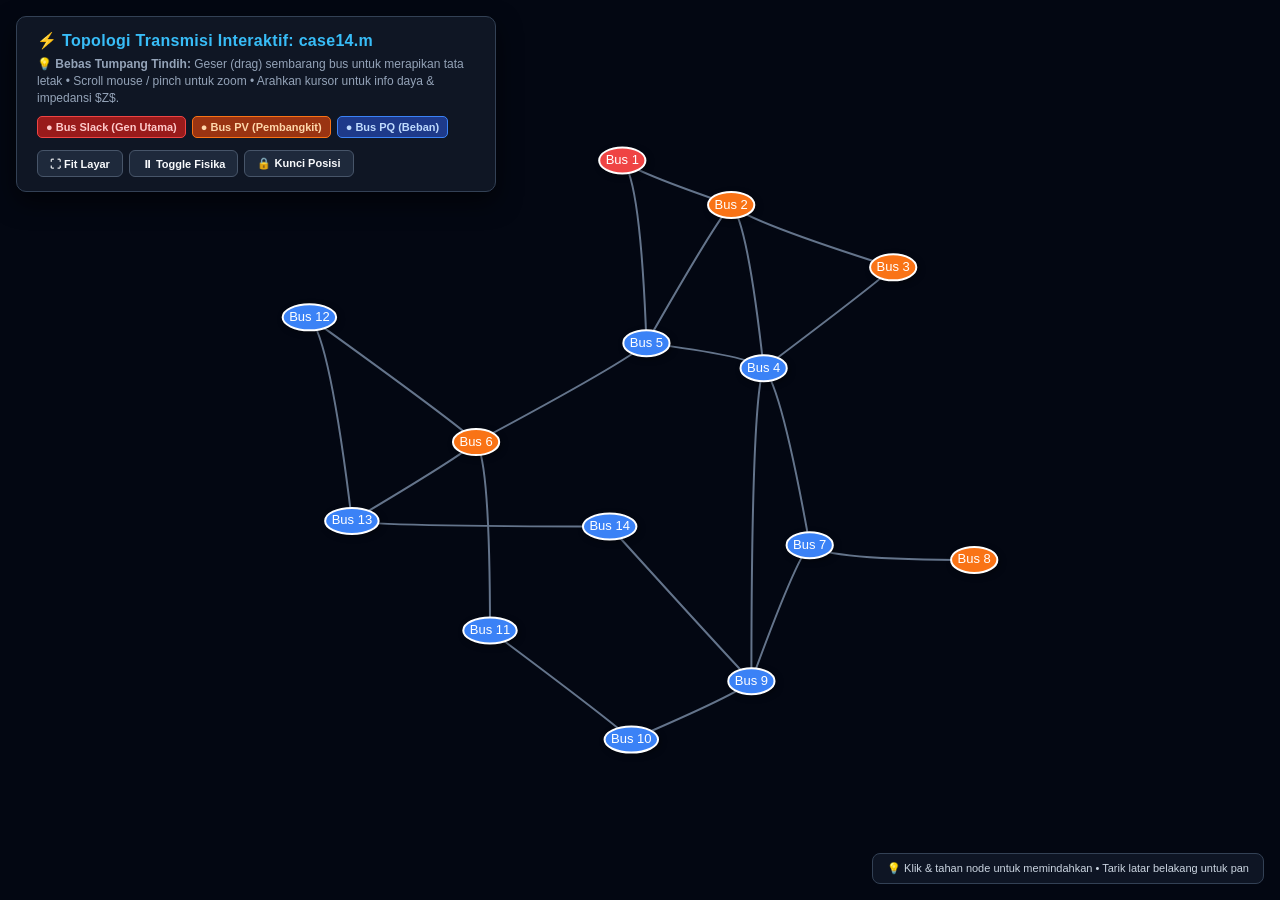
<file: assets/topology_case14_interactive.html>
<!DOCTYPE html>
<html lang="id">
<head>
  <meta charset="utf-8">
  <title>GridGuard - Topologi Interaktif case14.m</title>
  <script type="text/javascript" src="vis-network.min.js"></script>
  <style>
    * { box-sizing: border-box; }
    body {
      margin: 0;
      padding: 0;
      background-color: #030712;
      font-family: 'Segoe UI', -apple-system, BlinkMacSystemFont, 'Helvetica Neue', sans-serif;
      color: #f8fafc;
      overflow: hidden;
      width: 100vw;
      height: 100vh;
    }
    #network {
      width: 100%;
      height: 100%;
      position: absolute;
      top: 0;
      left: 0;
    }
    #toolbar {
      position: absolute;
      top: 16px;
      left: 16px;
      z-index: 1000;
      background: rgba(17, 24, 39, 0.92);
      backdrop-filter: blur(8px);
      padding: 14px 20px;
      border-radius: 10px;
      border: 1px solid #334155;
      box-shadow: 0 10px 25px rgba(0,0,0,0.6);
      max-width: 480px;
    }
    h1 {
      margin: 0 0 6px 0;
      color: #38bdf8;
      font-size: 16px;
      font-weight: 700;
      letter-spacing: 0.3px;
    }
    p {
      margin: 0 0 10px 0;
      font-size: 12px;
      color: #94a3b8;
      line-height: 1.4;
    }
    .badges {
      display: flex;
      gap: 6px;
      flex-wrap: wrap;
      margin-bottom: 12px;
    }
    .badge {
      display: inline-flex;
      align-items: center;
      gap: 5px;
      padding: 4px 8px;
      border-radius: 5px;
      font-size: 11px;
      font-weight: 600;
    }
    .badge-slack { background: #991b1b; color: #fecaca; border: 1px solid #ef4444; }
    .badge-pv { background: #9a3412; color: #fed7aa; border: 1px solid #f97316; }
    .badge-pq { background: #1e3a8a; color: #bfdbfe; border: 1px solid #3b82f6; }
    .controls {
      display: flex;
      gap: 6px;
    }
    button {
      background: #1e293b;
      color: #f8fafc;
      border: 1px solid #475569;
      border-radius: 6px;
      padding: 6px 12px;
      font-size: 11px;
      font-weight: 600;
      cursor: pointer;
      transition: all 0.15s ease;
    }
    button:hover {
      background: #334155;
      border-color: #38bdf8;
      color: #38bdf8;
    }
    #status-hint {
      position: absolute;
      bottom: 16px;
      right: 16px;
      background: rgba(17, 24, 39, 0.85);
      border: 1px solid #334155;
      padding: 8px 14px;
      border-radius: 8px;
      font-size: 11px;
      color: #cbd5e1;
      pointer-events: none;
    }
  </style>
</head>
<body>
  <div id="toolbar">
    <h1>⚡ Topologi Transmisi Interaktif: case14.m</h1>
    <p>💡 <b>Bebas Tumpang Tindih:</b> Geser (drag) sembarang bus untuk merapikan tata letak • Scroll mouse / pinch untuk zoom • Arahkan kursor untuk info daya & impedansi $Z$.</p>
    <div class="badges">
      <span class="badge badge-slack">● Bus Slack (Gen Utama)</span>
      <span class="badge badge-pv">● Bus PV (Pembangkit)</span>
      <span class="badge badge-pq">● Bus PQ (Beban)</span>
    </div>
    <div class="controls">
      <button onclick="network.fit({animation: true})">⛶ Fit Layar</button>
      <button onclick="togglePhysics()">⏸ Toggle Fisika</button>
      <button onclick="stabilizeAndStop()">🔒 Kunci Posisi</button>
    </div>
  </div>

  <div id="status-hint">💡 Klik & tahan node untuk memindahkan • Tarik latar belakang untuk pan</div>
  <div id="network"></div>

  <script>
    var nodes = new vis.DataSet([{"id": 1, "label": "Bus 1", "color": {"background": "#ef4444", "border": "#ffffff", "highlight": {"background": "#38bdf8", "border": "#ffffff"}, "hover": {"background": "#60a5fa", "border": "#ffffff"}}, "title": "<div style='font-family: Segoe UI, sans-serif; font-size: 13px; line-height: 1.5; color: #f8fafc;'><b style='font-size: 14px; color: #38bdf8;'>\u26a1 Gardu Induk / Bus #1</b><br><b>Klasifikasi:</b> Bus Slack (Generator Utama)<br><b>Tegangan V:</b> 1.060 p.u. (Sudut: 0.0\u00b0)<br><b>Beban Pd:</b> 0.0 MW | <b>Qd:</b> 0.0 MVAr<br><b style='color: #4ade80;'>Pembangkit Pg:</b> 232.4 MW | <b>Qg:</b> -16.9 MVAr<br></div>", "font": {"color": "#ffffff", "face": "Segoe UI, sans-serif", "size": 13, "bold": true}, "size": 24, "shadow": {"enabled": true, "color": "rgba(0,0,0,0.5)", "size": 6, "x": 2, "y": 2}}, {"id": 2, "label": "Bus 2", "color": {"background": "#f97316", "border": "#ffffff", "highlight": {"background": "#38bdf8", "border": "#ffffff"}, "hover": {"background": "#60a5fa", "border": "#ffffff"}}, "title": "<div style='font-family: Segoe UI, sans-serif; font-size: 13px; line-height: 1.5; color: #f8fafc;'><b style='font-size: 14px; color: #38bdf8;'>\u26a1 Gardu Induk / Bus #2</b><br><b>Klasifikasi:</b> Bus Generator PV<br><b>Tegangan V:</b> 1.045 p.u. (Sudut: -5.0\u00b0)<br><b>Beban Pd:</b> 21.7 MW | <b>Qd:</b> 12.7 MVAr<br><b style='color: #4ade80;'>Pembangkit Pg:</b> 40.0 MW | <b>Qg:</b> 42.4 MVAr<br></div>", "font": {"color": "#ffffff", "face": "Segoe UI, sans-serif", "size": 13, "bold": true}, "size": 20, "shadow": {"enabled": true, "color": "rgba(0,0,0,0.5)", "size": 6, "x": 2, "y": 2}}, {"id": 3, "label": "Bus 3", "color": {"background": "#f97316", "border": "#ffffff", "highlight": {"background": "#38bdf8", "border": "#ffffff"}, "hover": {"background": "#60a5fa", "border": "#ffffff"}}, "title": "<div style='font-family: Segoe UI, sans-serif; font-size: 13px; line-height: 1.5; color: #f8fafc;'><b style='font-size: 14px; color: #38bdf8;'>\u26a1 Gardu Induk / Bus #3</b><br><b>Klasifikasi:</b> Bus Generator PV<br><b>Tegangan V:</b> 1.010 p.u. (Sudut: -12.7\u00b0)<br><b>Beban Pd:</b> 94.2 MW | <b>Qd:</b> 19.0 MVAr<br></div>", "font": {"color": "#ffffff", "face": "Segoe UI, sans-serif", "size": 13, "bold": true}, "size": 20, "shadow": {"enabled": true, "color": "rgba(0,0,0,0.5)", "size": 6, "x": 2, "y": 2}}, {"id": 4, "label": "Bus 4", "color": {"background": "#3b82f6", "border": "#ffffff", "highlight": {"background": "#38bdf8", "border": "#ffffff"}, "hover": {"background": "#60a5fa", "border": "#ffffff"}}, "title": "<div style='font-family: Segoe UI, sans-serif; font-size: 13px; line-height: 1.5; color: #f8fafc;'><b style='font-size: 14px; color: #38bdf8;'>\u26a1 Gardu Induk / Bus #4</b><br><b>Klasifikasi:</b> Bus Beban PQ<br><b>Tegangan V:</b> 1.019 p.u. (Sudut: -10.3\u00b0)<br><b>Beban Pd:</b> 47.8 MW | <b>Qd:</b> -3.9 MVAr<br></div>", "font": {"color": "#ffffff", "face": "Segoe UI, sans-serif", "size": 13, "bold": true}, "size": 16, "shadow": {"enabled": true, "color": "rgba(0,0,0,0.5)", "size": 6, "x": 2, "y": 2}}, {"id": 5, "label": "Bus 5", "color": {"background": "#3b82f6", "border": "#ffffff", "highlight": {"background": "#38bdf8", "border": "#ffffff"}, "hover": {"background": "#60a5fa", "border": "#ffffff"}}, "title": "<div style='font-family: Segoe UI, sans-serif; font-size: 13px; line-height: 1.5; color: #f8fafc;'><b style='font-size: 14px; color: #38bdf8;'>\u26a1 Gardu Induk / Bus #5</b><br><b>Klasifikasi:</b> Bus Beban PQ<br><b>Tegangan V:</b> 1.020 p.u. (Sudut: -8.8\u00b0)<br><b>Beban Pd:</b> 7.6 MW | <b>Qd:</b> 1.6 MVAr<br></div>", "font": {"color": "#ffffff", "face": "Segoe UI, sans-serif", "size": 13, "bold": true}, "size": 16, "shadow": {"enabled": true, "color": "rgba(0,0,0,0.5)", "size": 6, "x": 2, "y": 2}}, {"id": 6, "label": "Bus 6", "color": {"background": "#f97316", "border": "#ffffff", "highlight": {"background": "#38bdf8", "border": "#ffffff"}, "hover": {"background": "#60a5fa", "border": "#ffffff"}}, "title": "<div style='font-family: Segoe UI, sans-serif; font-size: 13px; line-height: 1.5; color: #f8fafc;'><b style='font-size: 14px; color: #38bdf8;'>\u26a1 Gardu Induk / Bus #6</b><br><b>Klasifikasi:</b> Bus Generator PV<br><b>Tegangan V:</b> 1.070 p.u. (Sudut: -14.2\u00b0)<br><b>Beban Pd:</b> 11.2 MW | <b>Qd:</b> 7.5 MVAr<br></div>", "font": {"color": "#ffffff", "face": "Segoe UI, sans-serif", "size": 13, "bold": true}, "size": 20, "shadow": {"enabled": true, "color": "rgba(0,0,0,0.5)", "size": 6, "x": 2, "y": 2}}, {"id": 7, "label": "Bus 7", "color": {"background": "#3b82f6", "border": "#ffffff", "highlight": {"background": "#38bdf8", "border": "#ffffff"}, "hover": {"background": "#60a5fa", "border": "#ffffff"}}, "title": "<div style='font-family: Segoe UI, sans-serif; font-size: 13px; line-height: 1.5; color: #f8fafc;'><b style='font-size: 14px; color: #38bdf8;'>\u26a1 Gardu Induk / Bus #7</b><br><b>Klasifikasi:</b> Bus Beban PQ<br><b>Tegangan V:</b> 1.062 p.u. (Sudut: -13.4\u00b0)<br><b>Beban Pd:</b> 0.0 MW | <b>Qd:</b> 0.0 MVAr<br></div>", "font": {"color": "#ffffff", "face": "Segoe UI, sans-serif", "size": 13, "bold": true}, "size": 16, "shadow": {"enabled": true, "color": "rgba(0,0,0,0.5)", "size": 6, "x": 2, "y": 2}}, {"id": 8, "label": "Bus 8", "color": {"background": "#f97316", "border": "#ffffff", "highlight": {"background": "#38bdf8", "border": "#ffffff"}, "hover": {"background": "#60a5fa", "border": "#ffffff"}}, "title": "<div style='font-family: Segoe UI, sans-serif; font-size: 13px; line-height: 1.5; color: #f8fafc;'><b style='font-size: 14px; color: #38bdf8;'>\u26a1 Gardu Induk / Bus #8</b><br><b>Klasifikasi:</b> Bus Generator PV<br><b>Tegangan V:</b> 1.090 p.u. (Sudut: -13.4\u00b0)<br><b>Beban Pd:</b> 0.0 MW | <b>Qd:</b> 0.0 MVAr<br></div>", "font": {"color": "#ffffff", "face": "Segoe UI, sans-serif", "size": 13, "bold": true}, "size": 20, "shadow": {"enabled": true, "color": "rgba(0,0,0,0.5)", "size": 6, "x": 2, "y": 2}}, {"id": 9, "label": "Bus 9", "color": {"background": "#3b82f6", "border": "#ffffff", "highlight": {"background": "#38bdf8", "border": "#ffffff"}, "hover": {"background": "#60a5fa", "border": "#ffffff"}}, "title": "<div style='font-family: Segoe UI, sans-serif; font-size: 13px; line-height: 1.5; color: #f8fafc;'><b style='font-size: 14px; color: #38bdf8;'>\u26a1 Gardu Induk / Bus #9</b><br><b>Klasifikasi:</b> Bus Beban PQ<br><b>Tegangan V:</b> 1.056 p.u. (Sudut: -14.9\u00b0)<br><b>Beban Pd:</b> 29.5 MW | <b>Qd:</b> 16.6 MVAr<br></div>", "font": {"color": "#ffffff", "face": "Segoe UI, sans-serif", "size": 13, "bold": true}, "size": 16, "shadow": {"enabled": true, "color": "rgba(0,0,0,0.5)", "size": 6, "x": 2, "y": 2}}, {"id": 10, "label": "Bus 10", "color": {"background": "#3b82f6", "border": "#ffffff", "highlight": {"background": "#38bdf8", "border": "#ffffff"}, "hover": {"background": "#60a5fa", "border": "#ffffff"}}, "title": "<div style='font-family: Segoe UI, sans-serif; font-size: 13px; line-height: 1.5; color: #f8fafc;'><b style='font-size: 14px; color: #38bdf8;'>\u26a1 Gardu Induk / Bus #10</b><br><b>Klasifikasi:</b> Bus Beban PQ<br><b>Tegangan V:</b> 1.051 p.u. (Sudut: -15.1\u00b0)<br><b>Beban Pd:</b> 9.0 MW | <b>Qd:</b> 5.8 MVAr<br></div>", "font": {"color": "#ffffff", "face": "Segoe UI, sans-serif", "size": 13, "bold": true}, "size": 16, "shadow": {"enabled": true, "color": "rgba(0,0,0,0.5)", "size": 6, "x": 2, "y": 2}}, {"id": 11, "label": "Bus 11", "color": {"background": "#3b82f6", "border": "#ffffff", "highlight": {"background": "#38bdf8", "border": "#ffffff"}, "hover": {"background": "#60a5fa", "border": "#ffffff"}}, "title": "<div style='font-family: Segoe UI, sans-serif; font-size: 13px; line-height: 1.5; color: #f8fafc;'><b style='font-size: 14px; color: #38bdf8;'>\u26a1 Gardu Induk / Bus #11</b><br><b>Klasifikasi:</b> Bus Beban PQ<br><b>Tegangan V:</b> 1.057 p.u. (Sudut: -14.8\u00b0)<br><b>Beban Pd:</b> 3.5 MW | <b>Qd:</b> 1.8 MVAr<br></div>", "font": {"color": "#ffffff", "face": "Segoe UI, sans-serif", "size": 13, "bold": true}, "size": 16, "shadow": {"enabled": true, "color": "rgba(0,0,0,0.5)", "size": 6, "x": 2, "y": 2}}, {"id": 12, "label": "Bus 12", "color": {"background": "#3b82f6", "border": "#ffffff", "highlight": {"background": "#38bdf8", "border": "#ffffff"}, "hover": {"background": "#60a5fa", "border": "#ffffff"}}, "title": "<div style='font-family: Segoe UI, sans-serif; font-size: 13px; line-height: 1.5; color: #f8fafc;'><b style='font-size: 14px; color: #38bdf8;'>\u26a1 Gardu Induk / Bus #12</b><br><b>Klasifikasi:</b> Bus Beban PQ<br><b>Tegangan V:</b> 1.055 p.u. (Sudut: -15.1\u00b0)<br><b>Beban Pd:</b> 6.1 MW | <b>Qd:</b> 1.6 MVAr<br></div>", "font": {"color": "#ffffff", "face": "Segoe UI, sans-serif", "size": 13, "bold": true}, "size": 16, "shadow": {"enabled": true, "color": "rgba(0,0,0,0.5)", "size": 6, "x": 2, "y": 2}}, {"id": 13, "label": "Bus 13", "color": {"background": "#3b82f6", "border": "#ffffff", "highlight": {"background": "#38bdf8", "border": "#ffffff"}, "hover": {"background": "#60a5fa", "border": "#ffffff"}}, "title": "<div style='font-family: Segoe UI, sans-serif; font-size: 13px; line-height: 1.5; color: #f8fafc;'><b style='font-size: 14px; color: #38bdf8;'>\u26a1 Gardu Induk / Bus #13</b><br><b>Klasifikasi:</b> Bus Beban PQ<br><b>Tegangan V:</b> 1.050 p.u. (Sudut: -15.2\u00b0)<br><b>Beban Pd:</b> 13.5 MW | <b>Qd:</b> 5.8 MVAr<br></div>", "font": {"color": "#ffffff", "face": "Segoe UI, sans-serif", "size": 13, "bold": true}, "size": 16, "shadow": {"enabled": true, "color": "rgba(0,0,0,0.5)", "size": 6, "x": 2, "y": 2}}, {"id": 14, "label": "Bus 14", "color": {"background": "#3b82f6", "border": "#ffffff", "highlight": {"background": "#38bdf8", "border": "#ffffff"}, "hover": {"background": "#60a5fa", "border": "#ffffff"}}, "title": "<div style='font-family: Segoe UI, sans-serif; font-size: 13px; line-height: 1.5; color: #f8fafc;'><b style='font-size: 14px; color: #38bdf8;'>\u26a1 Gardu Induk / Bus #14</b><br><b>Klasifikasi:</b> Bus Beban PQ<br><b>Tegangan V:</b> 1.036 p.u. (Sudut: -16.0\u00b0)<br><b>Beban Pd:</b> 14.9 MW | <b>Qd:</b> 5.0 MVAr<br></div>", "font": {"color": "#ffffff", "face": "Segoe UI, sans-serif", "size": 13, "bold": true}, "size": 16, "shadow": {"enabled": true, "color": "rgba(0,0,0,0.5)", "size": 6, "x": 2, "y": 2}}]);
    var edges = new vis.DataSet([{"from": 1, "to": 2, "length": 107, "title": "<div style='font-family: Segoe UI, sans-serif; font-size: 12px; line-height: 1.4; color: #f8fafc;'><b style='color: #38bdf8;'>Transmisi #1: Bus 1 \u2794 Bus 2</b><br><b>Impedansi Z:</b> 0.06226 p.u.<br><b>Resistansi R:</b> 0.01938 p.u.<br><b>Reaktansi X:</b> 0.05917 p.u.<br></div>", "color": {"color": "#64748b", "highlight": "#38bdf8", "hover": "#38bdf8"}, "width": 2, "smooth": {"type": "continuous", "roundness": 0.1}}, {"from": 1, "to": 5, "length": 179, "title": "<div style='font-family: Segoe UI, sans-serif; font-size: 12px; line-height: 1.4; color: #f8fafc;'><b style='color: #38bdf8;'>Transmisi #2: Bus 1 \u2794 Bus 5</b><br><b>Impedansi Z:</b> 0.22949 p.u.<br><b>Resistansi R:</b> 0.05403 p.u.<br><b>Reaktansi X:</b> 0.22304 p.u.<br></div>", "color": {"color": "#64748b", "highlight": "#38bdf8", "hover": "#38bdf8"}, "width": 2, "smooth": {"type": "continuous", "roundness": 0.1}}, {"from": 2, "to": 3, "length": 168, "title": "<div style='font-family: Segoe UI, sans-serif; font-size: 12px; line-height: 1.4; color: #f8fafc;'><b style='color: #38bdf8;'>Transmisi #3: Bus 2 \u2794 Bus 3</b><br><b>Impedansi Z:</b> 0.20347 p.u.<br><b>Resistansi R:</b> 0.04699 p.u.<br><b>Reaktansi X:</b> 0.19797 p.u.<br></div>", "color": {"color": "#64748b", "highlight": "#38bdf8", "hover": "#38bdf8"}, "width": 2, "smooth": {"type": "continuous", "roundness": 0.1}}, {"from": 2, "to": 4, "length": 160, "title": "<div style='font-family: Segoe UI, sans-serif; font-size: 12px; line-height: 1.4; color: #f8fafc;'><b style='color: #38bdf8;'>Transmisi #4: Bus 2 \u2794 Bus 4</b><br><b>Impedansi Z:</b> 0.18565 p.u.<br><b>Resistansi R:</b> 0.05811 p.u.<br><b>Reaktansi X:</b> 0.17632 p.u.<br></div>", "color": {"color": "#64748b", "highlight": "#38bdf8", "hover": "#38bdf8"}, "width": 2, "smooth": {"type": "continuous", "roundness": 0.1}}, {"from": 2, "to": 5, "length": 159, "title": "<div style='font-family: Segoe UI, sans-serif; font-size: 12px; line-height: 1.4; color: #f8fafc;'><b style='color: #38bdf8;'>Transmisi #5: Bus 2 \u2794 Bus 5</b><br><b>Impedansi Z:</b> 0.18297 p.u.<br><b>Resistansi R:</b> 0.05695 p.u.<br><b>Reaktansi X:</b> 0.17388 p.u.<br></div>", "color": {"color": "#64748b", "highlight": "#38bdf8", "hover": "#38bdf8"}, "width": 2, "smooth": {"type": "continuous", "roundness": 0.1}}, {"from": 3, "to": 4, "length": 159, "title": "<div style='font-family: Segoe UI, sans-serif; font-size: 12px; line-height: 1.4; color: #f8fafc;'><b style='color: #38bdf8;'>Transmisi #6: Bus 3 \u2794 Bus 4</b><br><b>Impedansi Z:</b> 0.18369 p.u.<br><b>Resistansi R:</b> 0.06701 p.u.<br><b>Reaktansi X:</b> 0.17103 p.u.<br></div>", "color": {"color": "#64748b", "highlight": "#38bdf8", "hover": "#38bdf8"}, "width": 2, "smooth": {"type": "continuous", "roundness": 0.1}}, {"from": 4, "to": 5, "length": 100, "title": "<div style='font-family: Segoe UI, sans-serif; font-size: 12px; line-height: 1.4; color: #f8fafc;'><b style='color: #38bdf8;'>Transmisi #7: Bus 4 \u2794 Bus 5</b><br><b>Impedansi Z:</b> 0.04418 p.u.<br><b>Resistansi R:</b> 0.01335 p.u.<br><b>Reaktansi X:</b> 0.04211 p.u.<br></div>", "color": {"color": "#64748b", "highlight": "#38bdf8", "hover": "#38bdf8"}, "width": 2, "smooth": {"type": "continuous", "roundness": 0.1}}, {"from": 4, "to": 7, "length": 170, "title": "<div style='font-family: Segoe UI, sans-serif; font-size: 12px; line-height: 1.4; color: #f8fafc;'><b style='color: #38bdf8;'>Transmisi #8: Bus 4 \u2794 Bus 7</b><br><b>Impedansi Z:</b> 0.20912 p.u.<br><b>Resistansi R:</b> 0.00000 p.u.<br><b>Reaktansi X:</b> 0.20912 p.u.<br></div>", "color": {"color": "#64748b", "highlight": "#38bdf8", "hover": "#38bdf8"}, "width": 2, "smooth": {"type": "continuous", "roundness": 0.1}}, {"from": 4, "to": 9, "length": 319, "title": "<div style='font-family: Segoe UI, sans-serif; font-size: 12px; line-height: 1.4; color: #f8fafc;'><b style='color: #38bdf8;'>Transmisi #9: Bus 4 \u2794 Bus 9</b><br><b>Impedansi Z:</b> 0.55618 p.u.<br><b>Resistansi R:</b> 0.00000 p.u.<br><b>Reaktansi X:</b> 0.55618 p.u.<br></div>", "color": {"color": "#64748b", "highlight": "#38bdf8", "hover": "#38bdf8"}, "width": 2, "smooth": {"type": "continuous", "roundness": 0.1}}, {"from": 5, "to": 6, "length": 189, "title": "<div style='font-family: Segoe UI, sans-serif; font-size: 12px; line-height: 1.4; color: #f8fafc;'><b style='color: #38bdf8;'>Transmisi #10: Bus 5 \u2794 Bus 6</b><br><b>Impedansi Z:</b> 0.25202 p.u.<br><b>Resistansi R:</b> 0.00000 p.u.<br><b>Reaktansi X:</b> 0.25202 p.u.<br></div>", "color": {"color": "#64748b", "highlight": "#38bdf8", "hover": "#38bdf8"}, "width": 2, "smooth": {"type": "continuous", "roundness": 0.1}}, {"from": 6, "to": 11, "length": 175, "title": "<div style='font-family: Segoe UI, sans-serif; font-size: 12px; line-height: 1.4; color: #f8fafc;'><b style='color: #38bdf8;'>Transmisi #11: Bus 6 \u2794 Bus 11</b><br><b>Impedansi Z:</b> 0.22041 p.u.<br><b>Resistansi R:</b> 0.09498 p.u.<br><b>Reaktansi X:</b> 0.19890 p.u.<br></div>", "color": {"color": "#64748b", "highlight": "#38bdf8", "hover": "#38bdf8"}, "width": 2, "smooth": {"type": "continuous", "roundness": 0.1}}, {"from": 6, "to": 12, "length": 202, "title": "<div style='font-family: Segoe UI, sans-serif; font-size: 12px; line-height: 1.4; color: #f8fafc;'><b style='color: #38bdf8;'>Transmisi #12: Bus 6 \u2794 Bus 12</b><br><b>Impedansi Z:</b> 0.28381 p.u.<br><b>Resistansi R:</b> 0.12291 p.u.<br><b>Reaktansi X:</b> 0.25581 p.u.<br></div>", "color": {"color": "#64748b", "highlight": "#38bdf8", "hover": "#38bdf8"}, "width": 2, "smooth": {"type": "continuous", "roundness": 0.1}}, {"from": 6, "to": 13, "length": 143, "title": "<div style='font-family: Segoe UI, sans-serif; font-size: 12px; line-height: 1.4; color: #f8fafc;'><b style='color: #38bdf8;'>Transmisi #13: Bus 6 \u2794 Bus 13</b><br><b>Impedansi Z:</b> 0.14610 p.u.<br><b>Resistansi R:</b> 0.06615 p.u.<br><b>Reaktansi X:</b> 0.13027 p.u.<br></div>", "color": {"color": "#64748b", "highlight": "#38bdf8", "hover": "#38bdf8"}, "width": 2, "smooth": {"type": "continuous", "roundness": 0.1}}, {"from": 7, "to": 8, "length": 156, "title": "<div style='font-family: Segoe UI, sans-serif; font-size: 12px; line-height: 1.4; color: #f8fafc;'><b style='color: #38bdf8;'>Transmisi #14: Bus 7 \u2794 Bus 8</b><br><b>Impedansi Z:</b> 0.17615 p.u.<br><b>Resistansi R:</b> 0.00000 p.u.<br><b>Reaktansi X:</b> 0.17615 p.u.<br></div>", "color": {"color": "#64748b", "highlight": "#38bdf8", "hover": "#38bdf8"}, "width": 2, "smooth": {"type": "continuous", "roundness": 0.1}}, {"from": 7, "to": 9, "length": 128, "title": "<div style='font-family: Segoe UI, sans-serif; font-size: 12px; line-height: 1.4; color: #f8fafc;'><b style='color: #38bdf8;'>Transmisi #15: Bus 7 \u2794 Bus 9</b><br><b>Impedansi Z:</b> 0.11001 p.u.<br><b>Resistansi R:</b> 0.00000 p.u.<br><b>Reaktansi X:</b> 0.11001 p.u.<br></div>", "color": {"color": "#64748b", "highlight": "#38bdf8", "hover": "#38bdf8"}, "width": 2, "smooth": {"type": "continuous", "roundness": 0.1}}, {"from": 9, "to": 10, "length": 119, "title": "<div style='font-family: Segoe UI, sans-serif; font-size: 12px; line-height: 1.4; color: #f8fafc;'><b style='color: #38bdf8;'>Transmisi #16: Bus 9 \u2794 Bus 10</b><br><b>Impedansi Z:</b> 0.09029 p.u.<br><b>Resistansi R:</b> 0.03181 p.u.<br><b>Reaktansi X:</b> 0.08450 p.u.<br></div>", "color": {"color": "#64748b", "highlight": "#38bdf8", "hover": "#38bdf8"}, "width": 2, "smooth": {"type": "continuous", "roundness": 0.1}}, {"from": 9, "to": 14, "length": 209, "title": "<div style='font-family: Segoe UI, sans-serif; font-size: 12px; line-height: 1.4; color: #f8fafc;'><b style='color: #38bdf8;'>Transmisi #17: Bus 9 \u2794 Bus 14</b><br><b>Impedansi Z:</b> 0.29877 p.u.<br><b>Resistansi R:</b> 0.12711 p.u.<br><b>Reaktansi X:</b> 0.27038 p.u.<br></div>", "color": {"color": "#64748b", "highlight": "#38bdf8", "hover": "#38bdf8"}, "width": 2, "smooth": {"type": "continuous", "roundness": 0.1}}, {"from": 10, "to": 11, "length": 170, "title": "<div style='font-family: Segoe UI, sans-serif; font-size: 12px; line-height: 1.4; color: #f8fafc;'><b style='color: #38bdf8;'>Transmisi #18: Bus 10 \u2794 Bus 11</b><br><b>Impedansi Z:</b> 0.20886 p.u.<br><b>Resistansi R:</b> 0.08205 p.u.<br><b>Reaktansi X:</b> 0.19207 p.u.<br></div>", "color": {"color": "#64748b", "highlight": "#38bdf8", "hover": "#38bdf8"}, "width": 2, "smooth": {"type": "continuous", "roundness": 0.1}}, {"from": 12, "to": 13, "length": 209, "title": "<div style='font-family: Segoe UI, sans-serif; font-size: 12px; line-height: 1.4; color: #f8fafc;'><b style='color: #38bdf8;'>Transmisi #19: Bus 12 \u2794 Bus 13</b><br><b>Impedansi Z:</b> 0.29792 p.u.<br><b>Resistansi R:</b> 0.22092 p.u.<br><b>Reaktansi X:</b> 0.19988 p.u.<br></div>", "color": {"color": "#64748b", "highlight": "#38bdf8", "hover": "#38bdf8"}, "width": 2, "smooth": {"type": "continuous", "roundness": 0.1}}, {"from": 13, "to": 14, "length": 247, "title": "<div style='font-family: Segoe UI, sans-serif; font-size: 12px; line-height: 1.4; color: #f8fafc;'><b style='color: #38bdf8;'>Transmisi #20: Bus 13 \u2794 Bus 14</b><br><b>Impedansi Z:</b> 0.38773 p.u.<br><b>Resistansi R:</b> 0.17093 p.u.<br><b>Reaktansi X:</b> 0.34802 p.u.<br></div>", "color": {"color": "#64748b", "highlight": "#38bdf8", "hover": "#38bdf8"}, "width": 2, "smooth": {"type": "continuous", "roundness": 0.1}}]);
    var container = document.getElementById('network');
    var data = { nodes: nodes, edges: edges };
    
    var physicsEnabled = true;
    var options = {
      physics: {
        enabled: true,
        barnesHut: {
          gravitationalConstant: -4200,
          centralGravity: 0.22,
          springLength: 100,
          springConstant: 0.045,
          damping: 0.12,
          avoidOverlap: 1.0
        },
        stabilization: {
          enabled: true,
          iterations: 350,
          updateInterval: 25
        }
      },
      interaction: {
        hover: true,
        hoverConnectedEdges: true,
        tooltipDelay: 100,
        zoomView: true,
        dragView: true,
        dragNodes: true
      },
      nodes: {
        borderWidth: 2,
        borderWidthSelected: 3
      }
    };

    var network = new vis.Network(container, data, options);

    function togglePhysics() {
      physicsEnabled = !physicsEnabled;
      network.setOptions({ physics: { enabled: physicsEnabled } });
    }

    function stabilizeAndStop() {
      network.setOptions({ physics: { enabled: false } });
      physicsEnabled = false;
    }
  </script>
</body>
</html>
</file>
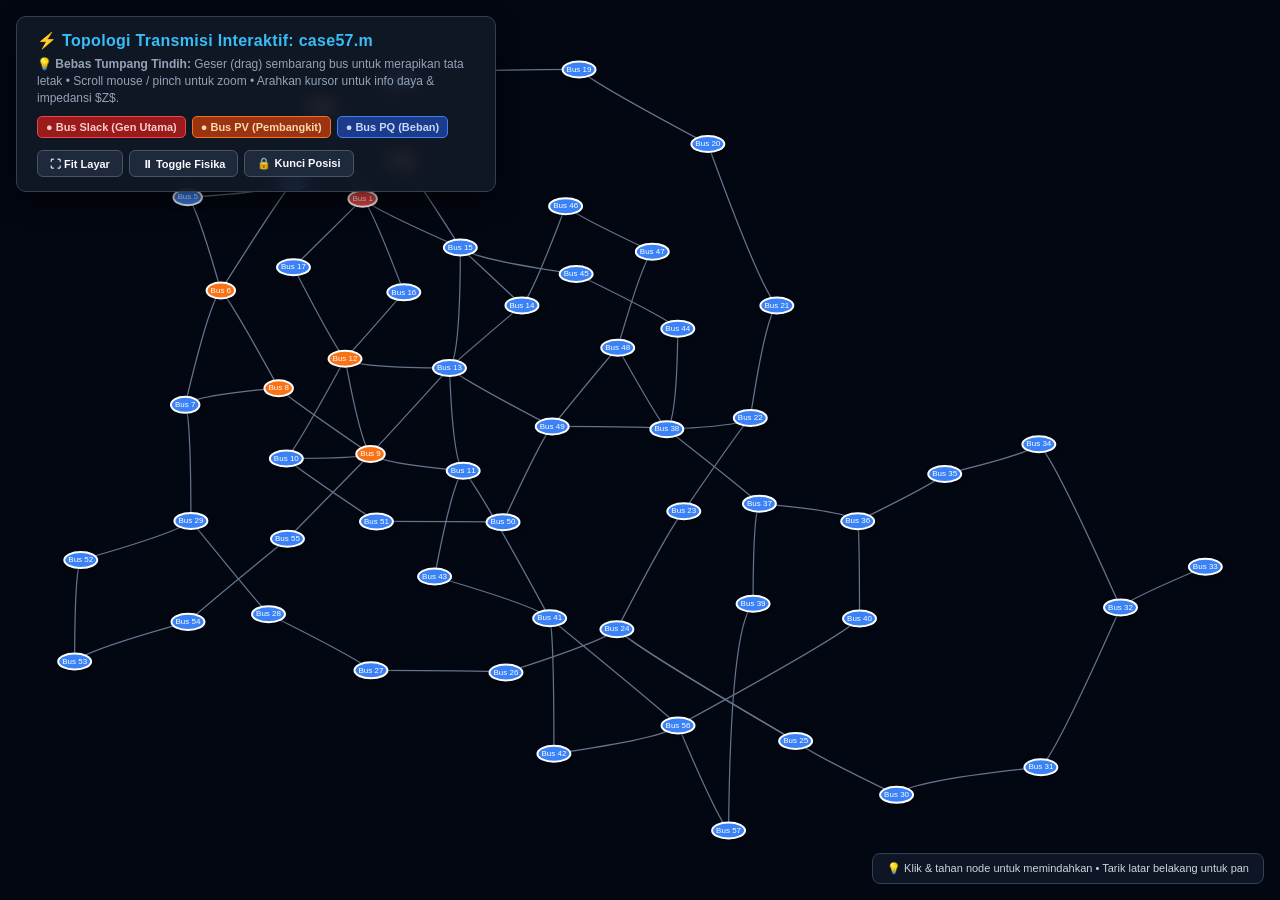
<file: assets/topology_case57_interactive.html>
<!DOCTYPE html>
<html lang="id">
<head>
  <meta charset="utf-8">
  <title>GridGuard - Topologi Interaktif case57.m</title>
  <script type="text/javascript" src="vis-network.min.js"></script>
  <style>
    * { box-sizing: border-box; }
    body {
      margin: 0;
      padding: 0;
      background-color: #030712;
      font-family: 'Segoe UI', -apple-system, BlinkMacSystemFont, 'Helvetica Neue', sans-serif;
      color: #f8fafc;
      overflow: hidden;
      width: 100vw;
      height: 100vh;
    }
    #network {
      width: 100%;
      height: 100%;
      position: absolute;
      top: 0;
      left: 0;
    }
    #toolbar {
      position: absolute;
      top: 16px;
      left: 16px;
      z-index: 1000;
      background: rgba(17, 24, 39, 0.92);
      backdrop-filter: blur(8px);
      padding: 14px 20px;
      border-radius: 10px;
      border: 1px solid #334155;
      box-shadow: 0 10px 25px rgba(0,0,0,0.6);
      max-width: 480px;
    }
    h1 {
      margin: 0 0 6px 0;
      color: #38bdf8;
      font-size: 16px;
      font-weight: 700;
      letter-spacing: 0.3px;
    }
    p {
      margin: 0 0 10px 0;
      font-size: 12px;
      color: #94a3b8;
      line-height: 1.4;
    }
    .badges {
      display: flex;
      gap: 6px;
      flex-wrap: wrap;
      margin-bottom: 12px;
    }
    .badge {
      display: inline-flex;
      align-items: center;
      gap: 5px;
      padding: 4px 8px;
      border-radius: 5px;
      font-size: 11px;
      font-weight: 600;
    }
    .badge-slack { background: #991b1b; color: #fecaca; border: 1px solid #ef4444; }
    .badge-pv { background: #9a3412; color: #fed7aa; border: 1px solid #f97316; }
    .badge-pq { background: #1e3a8a; color: #bfdbfe; border: 1px solid #3b82f6; }
    .controls {
      display: flex;
      gap: 6px;
    }
    button {
      background: #1e293b;
      color: #f8fafc;
      border: 1px solid #475569;
      border-radius: 6px;
      padding: 6px 12px;
      font-size: 11px;
      font-weight: 600;
      cursor: pointer;
      transition: all 0.15s ease;
    }
    button:hover {
      background: #334155;
      border-color: #38bdf8;
      color: #38bdf8;
    }
    #status-hint {
      position: absolute;
      bottom: 16px;
      right: 16px;
      background: rgba(17, 24, 39, 0.85);
      border: 1px solid #334155;
      padding: 8px 14px;
      border-radius: 8px;
      font-size: 11px;
      color: #cbd5e1;
      pointer-events: none;
    }
  </style>
</head>
<body>
  <div id="toolbar">
    <h1>⚡ Topologi Transmisi Interaktif: case57.m</h1>
    <p>💡 <b>Bebas Tumpang Tindih:</b> Geser (drag) sembarang bus untuk merapikan tata letak • Scroll mouse / pinch untuk zoom • Arahkan kursor untuk info daya & impedansi $Z$.</p>
    <div class="badges">
      <span class="badge badge-slack">● Bus Slack (Gen Utama)</span>
      <span class="badge badge-pv">● Bus PV (Pembangkit)</span>
      <span class="badge badge-pq">● Bus PQ (Beban)</span>
    </div>
    <div class="controls">
      <button onclick="network.fit({animation: true})">⛶ Fit Layar</button>
      <button onclick="togglePhysics()">⏸ Toggle Fisika</button>
      <button onclick="stabilizeAndStop()">🔒 Kunci Posisi</button>
    </div>
  </div>

  <div id="status-hint">💡 Klik & tahan node untuk memindahkan • Tarik latar belakang untuk pan</div>
  <div id="network"></div>

  <script>
    var nodes = new vis.DataSet([{"id": 1, "label": "Bus 1", "color": {"background": "#ef4444", "border": "#ffffff", "highlight": {"background": "#38bdf8", "border": "#ffffff"}, "hover": {"background": "#60a5fa", "border": "#ffffff"}}, "title": "<div style='font-family: Segoe UI, sans-serif; font-size: 13px; line-height: 1.5; color: #f8fafc;'><b style='font-size: 14px; color: #38bdf8;'>\u26a1 Gardu Induk / Bus #1</b><br><b>Klasifikasi:</b> Bus Slack (Generator Utama)<br><b>Tegangan V:</b> 1.040 p.u. (Sudut: 0.0\u00b0)<br><b>Beban Pd:</b> 55.0 MW | <b>Qd:</b> 17.0 MVAr<br><b style='color: #4ade80;'>Pembangkit Pg:</b> 128.9 MW | <b>Qg:</b> -16.1 MVAr<br></div>", "font": {"color": "#ffffff", "face": "Segoe UI, sans-serif", "size": 13, "bold": true}, "size": 24, "shadow": {"enabled": true, "color": "rgba(0,0,0,0.5)", "size": 6, "x": 2, "y": 2}}, {"id": 2, "label": "Bus 2", "color": {"background": "#f97316", "border": "#ffffff", "highlight": {"background": "#38bdf8", "border": "#ffffff"}, "hover": {"background": "#60a5fa", "border": "#ffffff"}}, "title": "<div style='font-family: Segoe UI, sans-serif; font-size: 13px; line-height: 1.5; color: #f8fafc;'><b style='font-size: 14px; color: #38bdf8;'>\u26a1 Gardu Induk / Bus #2</b><br><b>Klasifikasi:</b> Bus Generator PV<br><b>Tegangan V:</b> 1.010 p.u. (Sudut: -1.2\u00b0)<br><b>Beban Pd:</b> 3.0 MW | <b>Qd:</b> 88.0 MVAr<br></div>", "font": {"color": "#ffffff", "face": "Segoe UI, sans-serif", "size": 13, "bold": true}, "size": 20, "shadow": {"enabled": true, "color": "rgba(0,0,0,0.5)", "size": 6, "x": 2, "y": 2}}, {"id": 3, "label": "Bus 3", "color": {"background": "#f97316", "border": "#ffffff", "highlight": {"background": "#38bdf8", "border": "#ffffff"}, "hover": {"background": "#60a5fa", "border": "#ffffff"}}, "title": "<div style='font-family: Segoe UI, sans-serif; font-size: 13px; line-height: 1.5; color: #f8fafc;'><b style='font-size: 14px; color: #38bdf8;'>\u26a1 Gardu Induk / Bus #3</b><br><b>Klasifikasi:</b> Bus Generator PV<br><b>Tegangan V:</b> 0.985 p.u. (Sudut: -6.0\u00b0)<br><b>Beban Pd:</b> 41.0 MW | <b>Qd:</b> 21.0 MVAr<br><b style='color: #4ade80;'>Pembangkit Pg:</b> 40.0 MW | <b>Qg:</b> -1.0 MVAr<br></div>", "font": {"color": "#ffffff", "face": "Segoe UI, sans-serif", "size": 13, "bold": true}, "size": 20, "shadow": {"enabled": true, "color": "rgba(0,0,0,0.5)", "size": 6, "x": 2, "y": 2}}, {"id": 4, "label": "Bus 4", "color": {"background": "#3b82f6", "border": "#ffffff", "highlight": {"background": "#38bdf8", "border": "#ffffff"}, "hover": {"background": "#60a5fa", "border": "#ffffff"}}, "title": "<div style='font-family: Segoe UI, sans-serif; font-size: 13px; line-height: 1.5; color: #f8fafc;'><b style='font-size: 14px; color: #38bdf8;'>\u26a1 Gardu Induk / Bus #4</b><br><b>Klasifikasi:</b> Bus Beban PQ<br><b>Tegangan V:</b> 0.981 p.u. (Sudut: -7.3\u00b0)<br><b>Beban Pd:</b> 0.0 MW | <b>Qd:</b> 0.0 MVAr<br></div>", "font": {"color": "#ffffff", "face": "Segoe UI, sans-serif", "size": 13, "bold": true}, "size": 16, "shadow": {"enabled": true, "color": "rgba(0,0,0,0.5)", "size": 6, "x": 2, "y": 2}}, {"id": 5, "label": "Bus 5", "color": {"background": "#3b82f6", "border": "#ffffff", "highlight": {"background": "#38bdf8", "border": "#ffffff"}, "hover": {"background": "#60a5fa", "border": "#ffffff"}}, "title": "<div style='font-family: Segoe UI, sans-serif; font-size: 13px; line-height: 1.5; color: #f8fafc;'><b style='font-size: 14px; color: #38bdf8;'>\u26a1 Gardu Induk / Bus #5</b><br><b>Klasifikasi:</b> Bus Beban PQ<br><b>Tegangan V:</b> 0.976 p.u. (Sudut: -8.5\u00b0)<br><b>Beban Pd:</b> 13.0 MW | <b>Qd:</b> 4.0 MVAr<br></div>", "font": {"color": "#ffffff", "face": "Segoe UI, sans-serif", "size": 13, "bold": true}, "size": 16, "shadow": {"enabled": true, "color": "rgba(0,0,0,0.5)", "size": 6, "x": 2, "y": 2}}, {"id": 6, "label": "Bus 6", "color": {"background": "#f97316", "border": "#ffffff", "highlight": {"background": "#38bdf8", "border": "#ffffff"}, "hover": {"background": "#60a5fa", "border": "#ffffff"}}, "title": "<div style='font-family: Segoe UI, sans-serif; font-size: 13px; line-height: 1.5; color: #f8fafc;'><b style='font-size: 14px; color: #38bdf8;'>\u26a1 Gardu Induk / Bus #6</b><br><b>Klasifikasi:</b> Bus Generator PV<br><b>Tegangan V:</b> 0.980 p.u. (Sudut: -8.7\u00b0)<br><b>Beban Pd:</b> 75.0 MW | <b>Qd:</b> 2.0 MVAr<br></div>", "font": {"color": "#ffffff", "face": "Segoe UI, sans-serif", "size": 13, "bold": true}, "size": 20, "shadow": {"enabled": true, "color": "rgba(0,0,0,0.5)", "size": 6, "x": 2, "y": 2}}, {"id": 7, "label": "Bus 7", "color": {"background": "#3b82f6", "border": "#ffffff", "highlight": {"background": "#38bdf8", "border": "#ffffff"}, "hover": {"background": "#60a5fa", "border": "#ffffff"}}, "title": "<div style='font-family: Segoe UI, sans-serif; font-size: 13px; line-height: 1.5; color: #f8fafc;'><b style='font-size: 14px; color: #38bdf8;'>\u26a1 Gardu Induk / Bus #7</b><br><b>Klasifikasi:</b> Bus Beban PQ<br><b>Tegangan V:</b> 0.984 p.u. (Sudut: -7.6\u00b0)<br><b>Beban Pd:</b> 0.0 MW | <b>Qd:</b> 0.0 MVAr<br></div>", "font": {"color": "#ffffff", "face": "Segoe UI, sans-serif", "size": 13, "bold": true}, "size": 16, "shadow": {"enabled": true, "color": "rgba(0,0,0,0.5)", "size": 6, "x": 2, "y": 2}}, {"id": 8, "label": "Bus 8", "color": {"background": "#f97316", "border": "#ffffff", "highlight": {"background": "#38bdf8", "border": "#ffffff"}, "hover": {"background": "#60a5fa", "border": "#ffffff"}}, "title": "<div style='font-family: Segoe UI, sans-serif; font-size: 13px; line-height: 1.5; color: #f8fafc;'><b style='font-size: 14px; color: #38bdf8;'>\u26a1 Gardu Induk / Bus #8</b><br><b>Klasifikasi:</b> Bus Generator PV<br><b>Tegangan V:</b> 1.005 p.u. (Sudut: -4.5\u00b0)<br><b>Beban Pd:</b> 150.0 MW | <b>Qd:</b> 22.0 MVAr<br><b style='color: #4ade80;'>Pembangkit Pg:</b> 450.0 MW | <b>Qg:</b> 62.1 MVAr<br></div>", "font": {"color": "#ffffff", "face": "Segoe UI, sans-serif", "size": 13, "bold": true}, "size": 20, "shadow": {"enabled": true, "color": "rgba(0,0,0,0.5)", "size": 6, "x": 2, "y": 2}}, {"id": 9, "label": "Bus 9", "color": {"background": "#f97316", "border": "#ffffff", "highlight": {"background": "#38bdf8", "border": "#ffffff"}, "hover": {"background": "#60a5fa", "border": "#ffffff"}}, "title": "<div style='font-family: Segoe UI, sans-serif; font-size: 13px; line-height: 1.5; color: #f8fafc;'><b style='font-size: 14px; color: #38bdf8;'>\u26a1 Gardu Induk / Bus #9</b><br><b>Klasifikasi:</b> Bus Generator PV<br><b>Tegangan V:</b> 0.980 p.u. (Sudut: -9.6\u00b0)<br><b>Beban Pd:</b> 121.0 MW | <b>Qd:</b> 26.0 MVAr<br></div>", "font": {"color": "#ffffff", "face": "Segoe UI, sans-serif", "size": 13, "bold": true}, "size": 20, "shadow": {"enabled": true, "color": "rgba(0,0,0,0.5)", "size": 6, "x": 2, "y": 2}}, {"id": 10, "label": "Bus 10", "color": {"background": "#3b82f6", "border": "#ffffff", "highlight": {"background": "#38bdf8", "border": "#ffffff"}, "hover": {"background": "#60a5fa", "border": "#ffffff"}}, "title": "<div style='font-family: Segoe UI, sans-serif; font-size: 13px; line-height: 1.5; color: #f8fafc;'><b style='font-size: 14px; color: #38bdf8;'>\u26a1 Gardu Induk / Bus #10</b><br><b>Klasifikasi:</b> Bus Beban PQ<br><b>Tegangan V:</b> 0.986 p.u. (Sudut: -11.4\u00b0)<br><b>Beban Pd:</b> 5.0 MW | <b>Qd:</b> 2.0 MVAr<br></div>", "font": {"color": "#ffffff", "face": "Segoe UI, sans-serif", "size": 13, "bold": true}, "size": 16, "shadow": {"enabled": true, "color": "rgba(0,0,0,0.5)", "size": 6, "x": 2, "y": 2}}, {"id": 11, "label": "Bus 11", "color": {"background": "#3b82f6", "border": "#ffffff", "highlight": {"background": "#38bdf8", "border": "#ffffff"}, "hover": {"background": "#60a5fa", "border": "#ffffff"}}, "title": "<div style='font-family: Segoe UI, sans-serif; font-size: 13px; line-height: 1.5; color: #f8fafc;'><b style='font-size: 14px; color: #38bdf8;'>\u26a1 Gardu Induk / Bus #11</b><br><b>Klasifikasi:</b> Bus Beban PQ<br><b>Tegangan V:</b> 0.974 p.u. (Sudut: -10.2\u00b0)<br><b>Beban Pd:</b> 0.0 MW | <b>Qd:</b> 0.0 MVAr<br></div>", "font": {"color": "#ffffff", "face": "Segoe UI, sans-serif", "size": 13, "bold": true}, "size": 16, "shadow": {"enabled": true, "color": "rgba(0,0,0,0.5)", "size": 6, "x": 2, "y": 2}}, {"id": 12, "label": "Bus 12", "color": {"background": "#f97316", "border": "#ffffff", "highlight": {"background": "#38bdf8", "border": "#ffffff"}, "hover": {"background": "#60a5fa", "border": "#ffffff"}}, "title": "<div style='font-family: Segoe UI, sans-serif; font-size: 13px; line-height: 1.5; color: #f8fafc;'><b style='font-size: 14px; color: #38bdf8;'>\u26a1 Gardu Induk / Bus #12</b><br><b>Klasifikasi:</b> Bus Generator PV<br><b>Tegangan V:</b> 1.015 p.u. (Sudut: -10.5\u00b0)<br><b>Beban Pd:</b> 377.0 MW | <b>Qd:</b> 24.0 MVAr<br><b style='color: #4ade80;'>Pembangkit Pg:</b> 310.0 MW | <b>Qg:</b> 128.5 MVAr<br></div>", "font": {"color": "#ffffff", "face": "Segoe UI, sans-serif", "size": 13, "bold": true}, "size": 20, "shadow": {"enabled": true, "color": "rgba(0,0,0,0.5)", "size": 6, "x": 2, "y": 2}}, {"id": 13, "label": "Bus 13", "color": {"background": "#3b82f6", "border": "#ffffff", "highlight": {"background": "#38bdf8", "border": "#ffffff"}, "hover": {"background": "#60a5fa", "border": "#ffffff"}}, "title": "<div style='font-family: Segoe UI, sans-serif; font-size: 13px; line-height: 1.5; color: #f8fafc;'><b style='font-size: 14px; color: #38bdf8;'>\u26a1 Gardu Induk / Bus #13</b><br><b>Klasifikasi:</b> Bus Beban PQ<br><b>Tegangan V:</b> 0.979 p.u. (Sudut: -9.8\u00b0)<br><b>Beban Pd:</b> 18.0 MW | <b>Qd:</b> 2.3 MVAr<br></div>", "font": {"color": "#ffffff", "face": "Segoe UI, sans-serif", "size": 13, "bold": true}, "size": 16, "shadow": {"enabled": true, "color": "rgba(0,0,0,0.5)", "size": 6, "x": 2, "y": 2}}, {"id": 14, "label": "Bus 14", "color": {"background": "#3b82f6", "border": "#ffffff", "highlight": {"background": "#38bdf8", "border": "#ffffff"}, "hover": {"background": "#60a5fa", "border": "#ffffff"}}, "title": "<div style='font-family: Segoe UI, sans-serif; font-size: 13px; line-height: 1.5; color: #f8fafc;'><b style='font-size: 14px; color: #38bdf8;'>\u26a1 Gardu Induk / Bus #14</b><br><b>Klasifikasi:</b> Bus Beban PQ<br><b>Tegangan V:</b> 0.970 p.u. (Sudut: -9.3\u00b0)<br><b>Beban Pd:</b> 10.5 MW | <b>Qd:</b> 5.3 MVAr<br></div>", "font": {"color": "#ffffff", "face": "Segoe UI, sans-serif", "size": 13, "bold": true}, "size": 16, "shadow": {"enabled": true, "color": "rgba(0,0,0,0.5)", "size": 6, "x": 2, "y": 2}}, {"id": 15, "label": "Bus 15", "color": {"background": "#3b82f6", "border": "#ffffff", "highlight": {"background": "#38bdf8", "border": "#ffffff"}, "hover": {"background": "#60a5fa", "border": "#ffffff"}}, "title": "<div style='font-family: Segoe UI, sans-serif; font-size: 13px; line-height: 1.5; color: #f8fafc;'><b style='font-size: 14px; color: #38bdf8;'>\u26a1 Gardu Induk / Bus #15</b><br><b>Klasifikasi:</b> Bus Beban PQ<br><b>Tegangan V:</b> 0.988 p.u. (Sudut: -7.2\u00b0)<br><b>Beban Pd:</b> 22.0 MW | <b>Qd:</b> 5.0 MVAr<br></div>", "font": {"color": "#ffffff", "face": "Segoe UI, sans-serif", "size": 13, "bold": true}, "size": 16, "shadow": {"enabled": true, "color": "rgba(0,0,0,0.5)", "size": 6, "x": 2, "y": 2}}, {"id": 16, "label": "Bus 16", "color": {"background": "#3b82f6", "border": "#ffffff", "highlight": {"background": "#38bdf8", "border": "#ffffff"}, "hover": {"background": "#60a5fa", "border": "#ffffff"}}, "title": "<div style='font-family: Segoe UI, sans-serif; font-size: 13px; line-height: 1.5; color: #f8fafc;'><b style='font-size: 14px; color: #38bdf8;'>\u26a1 Gardu Induk / Bus #16</b><br><b>Klasifikasi:</b> Bus Beban PQ<br><b>Tegangan V:</b> 1.013 p.u. (Sudut: -8.8\u00b0)<br><b>Beban Pd:</b> 43.0 MW | <b>Qd:</b> 3.0 MVAr<br></div>", "font": {"color": "#ffffff", "face": "Segoe UI, sans-serif", "size": 13, "bold": true}, "size": 16, "shadow": {"enabled": true, "color": "rgba(0,0,0,0.5)", "size": 6, "x": 2, "y": 2}}, {"id": 17, "label": "Bus 17", "color": {"background": "#3b82f6", "border": "#ffffff", "highlight": {"background": "#38bdf8", "border": "#ffffff"}, "hover": {"background": "#60a5fa", "border": "#ffffff"}}, "title": "<div style='font-family: Segoe UI, sans-serif; font-size: 13px; line-height: 1.5; color: #f8fafc;'><b style='font-size: 14px; color: #38bdf8;'>\u26a1 Gardu Induk / Bus #17</b><br><b>Klasifikasi:</b> Bus Beban PQ<br><b>Tegangan V:</b> 1.017 p.u. (Sudut: -5.4\u00b0)<br><b>Beban Pd:</b> 42.0 MW | <b>Qd:</b> 8.0 MVAr<br></div>", "font": {"color": "#ffffff", "face": "Segoe UI, sans-serif", "size": 13, "bold": true}, "size": 16, "shadow": {"enabled": true, "color": "rgba(0,0,0,0.5)", "size": 6, "x": 2, "y": 2}}, {"id": 18, "label": "Bus 18", "color": {"background": "#3b82f6", "border": "#ffffff", "highlight": {"background": "#38bdf8", "border": "#ffffff"}, "hover": {"background": "#60a5fa", "border": "#ffffff"}}, "title": "<div style='font-family: Segoe UI, sans-serif; font-size: 13px; line-height: 1.5; color: #f8fafc;'><b style='font-size: 14px; color: #38bdf8;'>\u26a1 Gardu Induk / Bus #18</b><br><b>Klasifikasi:</b> Bus Beban PQ<br><b>Tegangan V:</b> 1.001 p.u. (Sudut: -11.7\u00b0)<br><b>Beban Pd:</b> 27.2 MW | <b>Qd:</b> 9.8 MVAr<br></div>", "font": {"color": "#ffffff", "face": "Segoe UI, sans-serif", "size": 13, "bold": true}, "size": 16, "shadow": {"enabled": true, "color": "rgba(0,0,0,0.5)", "size": 6, "x": 2, "y": 2}}, {"id": 19, "label": "Bus 19", "color": {"background": "#3b82f6", "border": "#ffffff", "highlight": {"background": "#38bdf8", "border": "#ffffff"}, "hover": {"background": "#60a5fa", "border": "#ffffff"}}, "title": "<div style='font-family: Segoe UI, sans-serif; font-size: 13px; line-height: 1.5; color: #f8fafc;'><b style='font-size: 14px; color: #38bdf8;'>\u26a1 Gardu Induk / Bus #19</b><br><b>Klasifikasi:</b> Bus Beban PQ<br><b>Tegangan V:</b> 0.970 p.u. (Sudut: -13.2\u00b0)<br><b>Beban Pd:</b> 3.3 MW | <b>Qd:</b> 0.6 MVAr<br></div>", "font": {"color": "#ffffff", "face": "Segoe UI, sans-serif", "size": 13, "bold": true}, "size": 16, "shadow": {"enabled": true, "color": "rgba(0,0,0,0.5)", "size": 6, "x": 2, "y": 2}}, {"id": 20, "label": "Bus 20", "color": {"background": "#3b82f6", "border": "#ffffff", "highlight": {"background": "#38bdf8", "border": "#ffffff"}, "hover": {"background": "#60a5fa", "border": "#ffffff"}}, "title": "<div style='font-family: Segoe UI, sans-serif; font-size: 13px; line-height: 1.5; color: #f8fafc;'><b style='font-size: 14px; color: #38bdf8;'>\u26a1 Gardu Induk / Bus #20</b><br><b>Klasifikasi:</b> Bus Beban PQ<br><b>Tegangan V:</b> 0.964 p.u. (Sudut: -13.4\u00b0)<br><b>Beban Pd:</b> 2.3 MW | <b>Qd:</b> 1.0 MVAr<br></div>", "font": {"color": "#ffffff", "face": "Segoe UI, sans-serif", "size": 13, "bold": true}, "size": 16, "shadow": {"enabled": true, "color": "rgba(0,0,0,0.5)", "size": 6, "x": 2, "y": 2}}, {"id": 21, "label": "Bus 21", "color": {"background": "#3b82f6", "border": "#ffffff", "highlight": {"background": "#38bdf8", "border": "#ffffff"}, "hover": {"background": "#60a5fa", "border": "#ffffff"}}, "title": "<div style='font-family: Segoe UI, sans-serif; font-size: 13px; line-height: 1.5; color: #f8fafc;'><b style='font-size: 14px; color: #38bdf8;'>\u26a1 Gardu Induk / Bus #21</b><br><b>Klasifikasi:</b> Bus Beban PQ<br><b>Tegangan V:</b> 1.008 p.u. (Sudut: -12.9\u00b0)<br><b>Beban Pd:</b> 0.0 MW | <b>Qd:</b> 0.0 MVAr<br></div>", "font": {"color": "#ffffff", "face": "Segoe UI, sans-serif", "size": 13, "bold": true}, "size": 16, "shadow": {"enabled": true, "color": "rgba(0,0,0,0.5)", "size": 6, "x": 2, "y": 2}}, {"id": 22, "label": "Bus 22", "color": {"background": "#3b82f6", "border": "#ffffff", "highlight": {"background": "#38bdf8", "border": "#ffffff"}, "hover": {"background": "#60a5fa", "border": "#ffffff"}}, "title": "<div style='font-family: Segoe UI, sans-serif; font-size: 13px; line-height: 1.5; color: #f8fafc;'><b style='font-size: 14px; color: #38bdf8;'>\u26a1 Gardu Induk / Bus #22</b><br><b>Klasifikasi:</b> Bus Beban PQ<br><b>Tegangan V:</b> 1.010 p.u. (Sudut: -12.8\u00b0)<br><b>Beban Pd:</b> 0.0 MW | <b>Qd:</b> 0.0 MVAr<br></div>", "font": {"color": "#ffffff", "face": "Segoe UI, sans-serif", "size": 13, "bold": true}, "size": 16, "shadow": {"enabled": true, "color": "rgba(0,0,0,0.5)", "size": 6, "x": 2, "y": 2}}, {"id": 23, "label": "Bus 23", "color": {"background": "#3b82f6", "border": "#ffffff", "highlight": {"background": "#38bdf8", "border": "#ffffff"}, "hover": {"background": "#60a5fa", "border": "#ffffff"}}, "title": "<div style='font-family: Segoe UI, sans-serif; font-size: 13px; line-height: 1.5; color: #f8fafc;'><b style='font-size: 14px; color: #38bdf8;'>\u26a1 Gardu Induk / Bus #23</b><br><b>Klasifikasi:</b> Bus Beban PQ<br><b>Tegangan V:</b> 1.008 p.u. (Sudut: -12.9\u00b0)<br><b>Beban Pd:</b> 6.3 MW | <b>Qd:</b> 2.1 MVAr<br></div>", "font": {"color": "#ffffff", "face": "Segoe UI, sans-serif", "size": 13, "bold": true}, "size": 16, "shadow": {"enabled": true, "color": "rgba(0,0,0,0.5)", "size": 6, "x": 2, "y": 2}}, {"id": 24, "label": "Bus 24", "color": {"background": "#3b82f6", "border": "#ffffff", "highlight": {"background": "#38bdf8", "border": "#ffffff"}, "hover": {"background": "#60a5fa", "border": "#ffffff"}}, "title": "<div style='font-family: Segoe UI, sans-serif; font-size: 13px; line-height: 1.5; color: #f8fafc;'><b style='font-size: 14px; color: #38bdf8;'>\u26a1 Gardu Induk / Bus #24</b><br><b>Klasifikasi:</b> Bus Beban PQ<br><b>Tegangan V:</b> 0.999 p.u. (Sudut: -13.2\u00b0)<br><b>Beban Pd:</b> 0.0 MW | <b>Qd:</b> 0.0 MVAr<br></div>", "font": {"color": "#ffffff", "face": "Segoe UI, sans-serif", "size": 13, "bold": true}, "size": 16, "shadow": {"enabled": true, "color": "rgba(0,0,0,0.5)", "size": 6, "x": 2, "y": 2}}, {"id": 25, "label": "Bus 25", "color": {"background": "#3b82f6", "border": "#ffffff", "highlight": {"background": "#38bdf8", "border": "#ffffff"}, "hover": {"background": "#60a5fa", "border": "#ffffff"}}, "title": "<div style='font-family: Segoe UI, sans-serif; font-size: 13px; line-height: 1.5; color: #f8fafc;'><b style='font-size: 14px; color: #38bdf8;'>\u26a1 Gardu Induk / Bus #25</b><br><b>Klasifikasi:</b> Bus Beban PQ<br><b>Tegangan V:</b> 0.982 p.u. (Sudut: -18.1\u00b0)<br><b>Beban Pd:</b> 6.3 MW | <b>Qd:</b> 3.2 MVAr<br></div>", "font": {"color": "#ffffff", "face": "Segoe UI, sans-serif", "size": 13, "bold": true}, "size": 16, "shadow": {"enabled": true, "color": "rgba(0,0,0,0.5)", "size": 6, "x": 2, "y": 2}}, {"id": 26, "label": "Bus 26", "color": {"background": "#3b82f6", "border": "#ffffff", "highlight": {"background": "#38bdf8", "border": "#ffffff"}, "hover": {"background": "#60a5fa", "border": "#ffffff"}}, "title": "<div style='font-family: Segoe UI, sans-serif; font-size: 13px; line-height: 1.5; color: #f8fafc;'><b style='font-size: 14px; color: #38bdf8;'>\u26a1 Gardu Induk / Bus #26</b><br><b>Klasifikasi:</b> Bus Beban PQ<br><b>Tegangan V:</b> 0.959 p.u. (Sudut: -12.9\u00b0)<br><b>Beban Pd:</b> 0.0 MW | <b>Qd:</b> 0.0 MVAr<br></div>", "font": {"color": "#ffffff", "face": "Segoe UI, sans-serif", "size": 13, "bold": true}, "size": 16, "shadow": {"enabled": true, "color": "rgba(0,0,0,0.5)", "size": 6, "x": 2, "y": 2}}, {"id": 27, "label": "Bus 27", "color": {"background": "#3b82f6", "border": "#ffffff", "highlight": {"background": "#38bdf8", "border": "#ffffff"}, "hover": {"background": "#60a5fa", "border": "#ffffff"}}, "title": "<div style='font-family: Segoe UI, sans-serif; font-size: 13px; line-height: 1.5; color: #f8fafc;'><b style='font-size: 14px; color: #38bdf8;'>\u26a1 Gardu Induk / Bus #27</b><br><b>Klasifikasi:</b> Bus Beban PQ<br><b>Tegangan V:</b> 0.982 p.u. (Sudut: -11.5\u00b0)<br><b>Beban Pd:</b> 9.3 MW | <b>Qd:</b> 0.5 MVAr<br></div>", "font": {"color": "#ffffff", "face": "Segoe UI, sans-serif", "size": 13, "bold": true}, "size": 16, "shadow": {"enabled": true, "color": "rgba(0,0,0,0.5)", "size": 6, "x": 2, "y": 2}}, {"id": 28, "label": "Bus 28", "color": {"background": "#3b82f6", "border": "#ffffff", "highlight": {"background": "#38bdf8", "border": "#ffffff"}, "hover": {"background": "#60a5fa", "border": "#ffffff"}}, "title": "<div style='font-family: Segoe UI, sans-serif; font-size: 13px; line-height: 1.5; color: #f8fafc;'><b style='font-size: 14px; color: #38bdf8;'>\u26a1 Gardu Induk / Bus #28</b><br><b>Klasifikasi:</b> Bus Beban PQ<br><b>Tegangan V:</b> 0.997 p.u. (Sudut: -10.4\u00b0)<br><b>Beban Pd:</b> 4.6 MW | <b>Qd:</b> 2.3 MVAr<br></div>", "font": {"color": "#ffffff", "face": "Segoe UI, sans-serif", "size": 13, "bold": true}, "size": 16, "shadow": {"enabled": true, "color": "rgba(0,0,0,0.5)", "size": 6, "x": 2, "y": 2}}, {"id": 29, "label": "Bus 29", "color": {"background": "#3b82f6", "border": "#ffffff", "highlight": {"background": "#38bdf8", "border": "#ffffff"}, "hover": {"background": "#60a5fa", "border": "#ffffff"}}, "title": "<div style='font-family: Segoe UI, sans-serif; font-size: 13px; line-height: 1.5; color: #f8fafc;'><b style='font-size: 14px; color: #38bdf8;'>\u26a1 Gardu Induk / Bus #29</b><br><b>Klasifikasi:</b> Bus Beban PQ<br><b>Tegangan V:</b> 1.010 p.u. (Sudut: -9.8\u00b0)<br><b>Beban Pd:</b> 17.0 MW | <b>Qd:</b> 2.6 MVAr<br></div>", "font": {"color": "#ffffff", "face": "Segoe UI, sans-serif", "size": 13, "bold": true}, "size": 16, "shadow": {"enabled": true, "color": "rgba(0,0,0,0.5)", "size": 6, "x": 2, "y": 2}}, {"id": 30, "label": "Bus 30", "color": {"background": "#3b82f6", "border": "#ffffff", "highlight": {"background": "#38bdf8", "border": "#ffffff"}, "hover": {"background": "#60a5fa", "border": "#ffffff"}}, "title": "<div style='font-family: Segoe UI, sans-serif; font-size: 13px; line-height: 1.5; color: #f8fafc;'><b style='font-size: 14px; color: #38bdf8;'>\u26a1 Gardu Induk / Bus #30</b><br><b>Klasifikasi:</b> Bus Beban PQ<br><b>Tegangan V:</b> 0.962 p.u. (Sudut: -18.7\u00b0)<br><b>Beban Pd:</b> 3.6 MW | <b>Qd:</b> 1.8 MVAr<br></div>", "font": {"color": "#ffffff", "face": "Segoe UI, sans-serif", "size": 13, "bold": true}, "size": 16, "shadow": {"enabled": true, "color": "rgba(0,0,0,0.5)", "size": 6, "x": 2, "y": 2}}, {"id": 31, "label": "Bus 31", "color": {"background": "#3b82f6", "border": "#ffffff", "highlight": {"background": "#38bdf8", "border": "#ffffff"}, "hover": {"background": "#60a5fa", "border": "#ffffff"}}, "title": "<div style='font-family: Segoe UI, sans-serif; font-size: 13px; line-height: 1.5; color: #f8fafc;'><b style='font-size: 14px; color: #38bdf8;'>\u26a1 Gardu Induk / Bus #31</b><br><b>Klasifikasi:</b> Bus Beban PQ<br><b>Tegangan V:</b> 0.936 p.u. (Sudut: -19.3\u00b0)<br><b>Beban Pd:</b> 5.8 MW | <b>Qd:</b> 2.9 MVAr<br></div>", "font": {"color": "#ffffff", "face": "Segoe UI, sans-serif", "size": 13, "bold": true}, "size": 16, "shadow": {"enabled": true, "color": "rgba(0,0,0,0.5)", "size": 6, "x": 2, "y": 2}}, {"id": 32, "label": "Bus 32", "color": {"background": "#3b82f6", "border": "#ffffff", "highlight": {"background": "#38bdf8", "border": "#ffffff"}, "hover": {"background": "#60a5fa", "border": "#ffffff"}}, "title": "<div style='font-family: Segoe UI, sans-serif; font-size: 13px; line-height: 1.5; color: #f8fafc;'><b style='font-size: 14px; color: #38bdf8;'>\u26a1 Gardu Induk / Bus #32</b><br><b>Klasifikasi:</b> Bus Beban PQ<br><b>Tegangan V:</b> 0.949 p.u. (Sudut: -18.5\u00b0)<br><b>Beban Pd:</b> 1.6 MW | <b>Qd:</b> 0.8 MVAr<br></div>", "font": {"color": "#ffffff", "face": "Segoe UI, sans-serif", "size": 13, "bold": true}, "size": 16, "shadow": {"enabled": true, "color": "rgba(0,0,0,0.5)", "size": 6, "x": 2, "y": 2}}, {"id": 33, "label": "Bus 33", "color": {"background": "#3b82f6", "border": "#ffffff", "highlight": {"background": "#38bdf8", "border": "#ffffff"}, "hover": {"background": "#60a5fa", "border": "#ffffff"}}, "title": "<div style='font-family: Segoe UI, sans-serif; font-size: 13px; line-height: 1.5; color: #f8fafc;'><b style='font-size: 14px; color: #38bdf8;'>\u26a1 Gardu Induk / Bus #33</b><br><b>Klasifikasi:</b> Bus Beban PQ<br><b>Tegangan V:</b> 0.947 p.u. (Sudut: -18.5\u00b0)<br><b>Beban Pd:</b> 3.8 MW | <b>Qd:</b> 1.9 MVAr<br></div>", "font": {"color": "#ffffff", "face": "Segoe UI, sans-serif", "size": 13, "bold": true}, "size": 16, "shadow": {"enabled": true, "color": "rgba(0,0,0,0.5)", "size": 6, "x": 2, "y": 2}}, {"id": 34, "label": "Bus 34", "color": {"background": "#3b82f6", "border": "#ffffff", "highlight": {"background": "#38bdf8", "border": "#ffffff"}, "hover": {"background": "#60a5fa", "border": "#ffffff"}}, "title": "<div style='font-family: Segoe UI, sans-serif; font-size: 13px; line-height: 1.5; color: #f8fafc;'><b style='font-size: 14px; color: #38bdf8;'>\u26a1 Gardu Induk / Bus #34</b><br><b>Klasifikasi:</b> Bus Beban PQ<br><b>Tegangan V:</b> 0.959 p.u. (Sudut: -14.1\u00b0)<br><b>Beban Pd:</b> 0.0 MW | <b>Qd:</b> 0.0 MVAr<br></div>", "font": {"color": "#ffffff", "face": "Segoe UI, sans-serif", "size": 13, "bold": true}, "size": 16, "shadow": {"enabled": true, "color": "rgba(0,0,0,0.5)", "size": 6, "x": 2, "y": 2}}, {"id": 35, "label": "Bus 35", "color": {"background": "#3b82f6", "border": "#ffffff", "highlight": {"background": "#38bdf8", "border": "#ffffff"}, "hover": {"background": "#60a5fa", "border": "#ffffff"}}, "title": "<div style='font-family: Segoe UI, sans-serif; font-size: 13px; line-height: 1.5; color: #f8fafc;'><b style='font-size: 14px; color: #38bdf8;'>\u26a1 Gardu Induk / Bus #35</b><br><b>Klasifikasi:</b> Bus Beban PQ<br><b>Tegangan V:</b> 0.966 p.u. (Sudut: -13.9\u00b0)<br><b>Beban Pd:</b> 6.0 MW | <b>Qd:</b> 3.0 MVAr<br></div>", "font": {"color": "#ffffff", "face": "Segoe UI, sans-serif", "size": 13, "bold": true}, "size": 16, "shadow": {"enabled": true, "color": "rgba(0,0,0,0.5)", "size": 6, "x": 2, "y": 2}}, {"id": 36, "label": "Bus 36", "color": {"background": "#3b82f6", "border": "#ffffff", "highlight": {"background": "#38bdf8", "border": "#ffffff"}, "hover": {"background": "#60a5fa", "border": "#ffffff"}}, "title": "<div style='font-family: Segoe UI, sans-serif; font-size: 13px; line-height: 1.5; color: #f8fafc;'><b style='font-size: 14px; color: #38bdf8;'>\u26a1 Gardu Induk / Bus #36</b><br><b>Klasifikasi:</b> Bus Beban PQ<br><b>Tegangan V:</b> 0.976 p.u. (Sudut: -13.6\u00b0)<br><b>Beban Pd:</b> 0.0 MW | <b>Qd:</b> 0.0 MVAr<br></div>", "font": {"color": "#ffffff", "face": "Segoe UI, sans-serif", "size": 13, "bold": true}, "size": 16, "shadow": {"enabled": true, "color": "rgba(0,0,0,0.5)", "size": 6, "x": 2, "y": 2}}, {"id": 37, "label": "Bus 37", "color": {"background": "#3b82f6", "border": "#ffffff", "highlight": {"background": "#38bdf8", "border": "#ffffff"}, "hover": {"background": "#60a5fa", "border": "#ffffff"}}, "title": "<div style='font-family: Segoe UI, sans-serif; font-size: 13px; line-height: 1.5; color: #f8fafc;'><b style='font-size: 14px; color: #38bdf8;'>\u26a1 Gardu Induk / Bus #37</b><br><b>Klasifikasi:</b> Bus Beban PQ<br><b>Tegangan V:</b> 0.985 p.u. (Sudut: -13.4\u00b0)<br><b>Beban Pd:</b> 0.0 MW | <b>Qd:</b> 0.0 MVAr<br></div>", "font": {"color": "#ffffff", "face": "Segoe UI, sans-serif", "size": 13, "bold": true}, "size": 16, "shadow": {"enabled": true, "color": "rgba(0,0,0,0.5)", "size": 6, "x": 2, "y": 2}}, {"id": 38, "label": "Bus 38", "color": {"background": "#3b82f6", "border": "#ffffff", "highlight": {"background": "#38bdf8", "border": "#ffffff"}, "hover": {"background": "#60a5fa", "border": "#ffffff"}}, "title": "<div style='font-family: Segoe UI, sans-serif; font-size: 13px; line-height: 1.5; color: #f8fafc;'><b style='font-size: 14px; color: #38bdf8;'>\u26a1 Gardu Induk / Bus #38</b><br><b>Klasifikasi:</b> Bus Beban PQ<br><b>Tegangan V:</b> 1.013 p.u. (Sudut: -12.7\u00b0)<br><b>Beban Pd:</b> 14.0 MW | <b>Qd:</b> 7.0 MVAr<br></div>", "font": {"color": "#ffffff", "face": "Segoe UI, sans-serif", "size": 13, "bold": true}, "size": 16, "shadow": {"enabled": true, "color": "rgba(0,0,0,0.5)", "size": 6, "x": 2, "y": 2}}, {"id": 39, "label": "Bus 39", "color": {"background": "#3b82f6", "border": "#ffffff", "highlight": {"background": "#38bdf8", "border": "#ffffff"}, "hover": {"background": "#60a5fa", "border": "#ffffff"}}, "title": "<div style='font-family: Segoe UI, sans-serif; font-size: 13px; line-height: 1.5; color: #f8fafc;'><b style='font-size: 14px; color: #38bdf8;'>\u26a1 Gardu Induk / Bus #39</b><br><b>Klasifikasi:</b> Bus Beban PQ<br><b>Tegangan V:</b> 0.983 p.u. (Sudut: -13.5\u00b0)<br><b>Beban Pd:</b> 0.0 MW | <b>Qd:</b> 0.0 MVAr<br></div>", "font": {"color": "#ffffff", "face": "Segoe UI, sans-serif", "size": 13, "bold": true}, "size": 16, "shadow": {"enabled": true, "color": "rgba(0,0,0,0.5)", "size": 6, "x": 2, "y": 2}}, {"id": 40, "label": "Bus 40", "color": {"background": "#3b82f6", "border": "#ffffff", "highlight": {"background": "#38bdf8", "border": "#ffffff"}, "hover": {"background": "#60a5fa", "border": "#ffffff"}}, "title": "<div style='font-family: Segoe UI, sans-serif; font-size: 13px; line-height: 1.5; color: #f8fafc;'><b style='font-size: 14px; color: #38bdf8;'>\u26a1 Gardu Induk / Bus #40</b><br><b>Klasifikasi:</b> Bus Beban PQ<br><b>Tegangan V:</b> 0.973 p.u. (Sudut: -13.6\u00b0)<br><b>Beban Pd:</b> 0.0 MW | <b>Qd:</b> 0.0 MVAr<br></div>", "font": {"color": "#ffffff", "face": "Segoe UI, sans-serif", "size": 13, "bold": true}, "size": 16, "shadow": {"enabled": true, "color": "rgba(0,0,0,0.5)", "size": 6, "x": 2, "y": 2}}, {"id": 41, "label": "Bus 41", "color": {"background": "#3b82f6", "border": "#ffffff", "highlight": {"background": "#38bdf8", "border": "#ffffff"}, "hover": {"background": "#60a5fa", "border": "#ffffff"}}, "title": "<div style='font-family: Segoe UI, sans-serif; font-size: 13px; line-height: 1.5; color: #f8fafc;'><b style='font-size: 14px; color: #38bdf8;'>\u26a1 Gardu Induk / Bus #41</b><br><b>Klasifikasi:</b> Bus Beban PQ<br><b>Tegangan V:</b> 0.996 p.u. (Sudut: -14.1\u00b0)<br><b>Beban Pd:</b> 6.3 MW | <b>Qd:</b> 3.0 MVAr<br></div>", "font": {"color": "#ffffff", "face": "Segoe UI, sans-serif", "size": 13, "bold": true}, "size": 16, "shadow": {"enabled": true, "color": "rgba(0,0,0,0.5)", "size": 6, "x": 2, "y": 2}}, {"id": 42, "label": "Bus 42", "color": {"background": "#3b82f6", "border": "#ffffff", "highlight": {"background": "#38bdf8", "border": "#ffffff"}, "hover": {"background": "#60a5fa", "border": "#ffffff"}}, "title": "<div style='font-family: Segoe UI, sans-serif; font-size: 13px; line-height: 1.5; color: #f8fafc;'><b style='font-size: 14px; color: #38bdf8;'>\u26a1 Gardu Induk / Bus #42</b><br><b>Klasifikasi:</b> Bus Beban PQ<br><b>Tegangan V:</b> 0.966 p.u. (Sudut: -15.5\u00b0)<br><b>Beban Pd:</b> 7.1 MW | <b>Qd:</b> 4.4 MVAr<br></div>", "font": {"color": "#ffffff", "face": "Segoe UI, sans-serif", "size": 13, "bold": true}, "size": 16, "shadow": {"enabled": true, "color": "rgba(0,0,0,0.5)", "size": 6, "x": 2, "y": 2}}, {"id": 43, "label": "Bus 43", "color": {"background": "#3b82f6", "border": "#ffffff", "highlight": {"background": "#38bdf8", "border": "#ffffff"}, "hover": {"background": "#60a5fa", "border": "#ffffff"}}, "title": "<div style='font-family: Segoe UI, sans-serif; font-size: 13px; line-height: 1.5; color: #f8fafc;'><b style='font-size: 14px; color: #38bdf8;'>\u26a1 Gardu Induk / Bus #43</b><br><b>Klasifikasi:</b> Bus Beban PQ<br><b>Tegangan V:</b> 1.010 p.u. (Sudut: -11.3\u00b0)<br><b>Beban Pd:</b> 2.0 MW | <b>Qd:</b> 1.0 MVAr<br></div>", "font": {"color": "#ffffff", "face": "Segoe UI, sans-serif", "size": 13, "bold": true}, "size": 16, "shadow": {"enabled": true, "color": "rgba(0,0,0,0.5)", "size": 6, "x": 2, "y": 2}}, {"id": 44, "label": "Bus 44", "color": {"background": "#3b82f6", "border": "#ffffff", "highlight": {"background": "#38bdf8", "border": "#ffffff"}, "hover": {"background": "#60a5fa", "border": "#ffffff"}}, "title": "<div style='font-family: Segoe UI, sans-serif; font-size: 13px; line-height: 1.5; color: #f8fafc;'><b style='font-size: 14px; color: #38bdf8;'>\u26a1 Gardu Induk / Bus #44</b><br><b>Klasifikasi:</b> Bus Beban PQ<br><b>Tegangan V:</b> 1.017 p.u. (Sudut: -11.9\u00b0)<br><b>Beban Pd:</b> 12.0 MW | <b>Qd:</b> 1.8 MVAr<br></div>", "font": {"color": "#ffffff", "face": "Segoe UI, sans-serif", "size": 13, "bold": true}, "size": 16, "shadow": {"enabled": true, "color": "rgba(0,0,0,0.5)", "size": 6, "x": 2, "y": 2}}, {"id": 45, "label": "Bus 45", "color": {"background": "#3b82f6", "border": "#ffffff", "highlight": {"background": "#38bdf8", "border": "#ffffff"}, "hover": {"background": "#60a5fa", "border": "#ffffff"}}, "title": "<div style='font-family: Segoe UI, sans-serif; font-size: 13px; line-height: 1.5; color: #f8fafc;'><b style='font-size: 14px; color: #38bdf8;'>\u26a1 Gardu Induk / Bus #45</b><br><b>Klasifikasi:</b> Bus Beban PQ<br><b>Tegangan V:</b> 1.036 p.u. (Sudut: -9.2\u00b0)<br><b>Beban Pd:</b> 0.0 MW | <b>Qd:</b> 0.0 MVAr<br></div>", "font": {"color": "#ffffff", "face": "Segoe UI, sans-serif", "size": 13, "bold": true}, "size": 16, "shadow": {"enabled": true, "color": "rgba(0,0,0,0.5)", "size": 6, "x": 2, "y": 2}}, {"id": 46, "label": "Bus 46", "color": {"background": "#3b82f6", "border": "#ffffff", "highlight": {"background": "#38bdf8", "border": "#ffffff"}, "hover": {"background": "#60a5fa", "border": "#ffffff"}}, "title": "<div style='font-family: Segoe UI, sans-serif; font-size: 13px; line-height: 1.5; color: #f8fafc;'><b style='font-size: 14px; color: #38bdf8;'>\u26a1 Gardu Induk / Bus #46</b><br><b>Klasifikasi:</b> Bus Beban PQ<br><b>Tegangan V:</b> 1.050 p.u. (Sudut: -11.9\u00b0)<br><b>Beban Pd:</b> 0.0 MW | <b>Qd:</b> 0.0 MVAr<br></div>", "font": {"color": "#ffffff", "face": "Segoe UI, sans-serif", "size": 13, "bold": true}, "size": 16, "shadow": {"enabled": true, "color": "rgba(0,0,0,0.5)", "size": 6, "x": 2, "y": 2}}, {"id": 47, "label": "Bus 47", "color": {"background": "#3b82f6", "border": "#ffffff", "highlight": {"background": "#38bdf8", "border": "#ffffff"}, "hover": {"background": "#60a5fa", "border": "#ffffff"}}, "title": "<div style='font-family: Segoe UI, sans-serif; font-size: 13px; line-height: 1.5; color: #f8fafc;'><b style='font-size: 14px; color: #38bdf8;'>\u26a1 Gardu Induk / Bus #47</b><br><b>Klasifikasi:</b> Bus Beban PQ<br><b>Tegangan V:</b> 1.033 p.u. (Sudut: -12.5\u00b0)<br><b>Beban Pd:</b> 29.7 MW | <b>Qd:</b> 11.6 MVAr<br></div>", "font": {"color": "#ffffff", "face": "Segoe UI, sans-serif", "size": 13, "bold": true}, "size": 16, "shadow": {"enabled": true, "color": "rgba(0,0,0,0.5)", "size": 6, "x": 2, "y": 2}}, {"id": 48, "label": "Bus 48", "color": {"background": "#3b82f6", "border": "#ffffff", "highlight": {"background": "#38bdf8", "border": "#ffffff"}, "hover": {"background": "#60a5fa", "border": "#ffffff"}}, "title": "<div style='font-family: Segoe UI, sans-serif; font-size: 13px; line-height: 1.5; color: #f8fafc;'><b style='font-size: 14px; color: #38bdf8;'>\u26a1 Gardu Induk / Bus #48</b><br><b>Klasifikasi:</b> Bus Beban PQ<br><b>Tegangan V:</b> 1.027 p.u. (Sudut: -12.6\u00b0)<br><b>Beban Pd:</b> 0.0 MW | <b>Qd:</b> 0.0 MVAr<br></div>", "font": {"color": "#ffffff", "face": "Segoe UI, sans-serif", "size": 13, "bold": true}, "size": 16, "shadow": {"enabled": true, "color": "rgba(0,0,0,0.5)", "size": 6, "x": 2, "y": 2}}, {"id": 49, "label": "Bus 49", "color": {"background": "#3b82f6", "border": "#ffffff", "highlight": {"background": "#38bdf8", "border": "#ffffff"}, "hover": {"background": "#60a5fa", "border": "#ffffff"}}, "title": "<div style='font-family: Segoe UI, sans-serif; font-size: 13px; line-height: 1.5; color: #f8fafc;'><b style='font-size: 14px; color: #38bdf8;'>\u26a1 Gardu Induk / Bus #49</b><br><b>Klasifikasi:</b> Bus Beban PQ<br><b>Tegangan V:</b> 1.036 p.u. (Sudut: -12.9\u00b0)<br><b>Beban Pd:</b> 18.0 MW | <b>Qd:</b> 8.5 MVAr<br></div>", "font": {"color": "#ffffff", "face": "Segoe UI, sans-serif", "size": 13, "bold": true}, "size": 16, "shadow": {"enabled": true, "color": "rgba(0,0,0,0.5)", "size": 6, "x": 2, "y": 2}}, {"id": 50, "label": "Bus 50", "color": {"background": "#3b82f6", "border": "#ffffff", "highlight": {"background": "#38bdf8", "border": "#ffffff"}, "hover": {"background": "#60a5fa", "border": "#ffffff"}}, "title": "<div style='font-family: Segoe UI, sans-serif; font-size: 13px; line-height: 1.5; color: #f8fafc;'><b style='font-size: 14px; color: #38bdf8;'>\u26a1 Gardu Induk / Bus #50</b><br><b>Klasifikasi:</b> Bus Beban PQ<br><b>Tegangan V:</b> 1.023 p.u. (Sudut: -13.4\u00b0)<br><b>Beban Pd:</b> 21.0 MW | <b>Qd:</b> 10.5 MVAr<br></div>", "font": {"color": "#ffffff", "face": "Segoe UI, sans-serif", "size": 13, "bold": true}, "size": 16, "shadow": {"enabled": true, "color": "rgba(0,0,0,0.5)", "size": 6, "x": 2, "y": 2}}, {"id": 51, "label": "Bus 51", "color": {"background": "#3b82f6", "border": "#ffffff", "highlight": {"background": "#38bdf8", "border": "#ffffff"}, "hover": {"background": "#60a5fa", "border": "#ffffff"}}, "title": "<div style='font-family: Segoe UI, sans-serif; font-size: 13px; line-height: 1.5; color: #f8fafc;'><b style='font-size: 14px; color: #38bdf8;'>\u26a1 Gardu Induk / Bus #51</b><br><b>Klasifikasi:</b> Bus Beban PQ<br><b>Tegangan V:</b> 1.052 p.u. (Sudut: -12.5\u00b0)<br><b>Beban Pd:</b> 18.0 MW | <b>Qd:</b> 5.3 MVAr<br></div>", "font": {"color": "#ffffff", "face": "Segoe UI, sans-serif", "size": 13, "bold": true}, "size": 16, "shadow": {"enabled": true, "color": "rgba(0,0,0,0.5)", "size": 6, "x": 2, "y": 2}}, {"id": 52, "label": "Bus 52", "color": {"background": "#3b82f6", "border": "#ffffff", "highlight": {"background": "#38bdf8", "border": "#ffffff"}, "hover": {"background": "#60a5fa", "border": "#ffffff"}}, "title": "<div style='font-family: Segoe UI, sans-serif; font-size: 13px; line-height: 1.5; color: #f8fafc;'><b style='font-size: 14px; color: #38bdf8;'>\u26a1 Gardu Induk / Bus #52</b><br><b>Klasifikasi:</b> Bus Beban PQ<br><b>Tegangan V:</b> 0.980 p.u. (Sudut: -11.5\u00b0)<br><b>Beban Pd:</b> 4.9 MW | <b>Qd:</b> 2.2 MVAr<br></div>", "font": {"color": "#ffffff", "face": "Segoe UI, sans-serif", "size": 13, "bold": true}, "size": 16, "shadow": {"enabled": true, "color": "rgba(0,0,0,0.5)", "size": 6, "x": 2, "y": 2}}, {"id": 53, "label": "Bus 53", "color": {"background": "#3b82f6", "border": "#ffffff", "highlight": {"background": "#38bdf8", "border": "#ffffff"}, "hover": {"background": "#60a5fa", "border": "#ffffff"}}, "title": "<div style='font-family: Segoe UI, sans-serif; font-size: 13px; line-height: 1.5; color: #f8fafc;'><b style='font-size: 14px; color: #38bdf8;'>\u26a1 Gardu Induk / Bus #53</b><br><b>Klasifikasi:</b> Bus Beban PQ<br><b>Tegangan V:</b> 0.971 p.u. (Sudut: -12.2\u00b0)<br><b>Beban Pd:</b> 20.0 MW | <b>Qd:</b> 10.0 MVAr<br></div>", "font": {"color": "#ffffff", "face": "Segoe UI, sans-serif", "size": 13, "bold": true}, "size": 16, "shadow": {"enabled": true, "color": "rgba(0,0,0,0.5)", "size": 6, "x": 2, "y": 2}}, {"id": 54, "label": "Bus 54", "color": {"background": "#3b82f6", "border": "#ffffff", "highlight": {"background": "#38bdf8", "border": "#ffffff"}, "hover": {"background": "#60a5fa", "border": "#ffffff"}}, "title": "<div style='font-family: Segoe UI, sans-serif; font-size: 13px; line-height: 1.5; color: #f8fafc;'><b style='font-size: 14px; color: #38bdf8;'>\u26a1 Gardu Induk / Bus #54</b><br><b>Klasifikasi:</b> Bus Beban PQ<br><b>Tegangan V:</b> 0.996 p.u. (Sudut: -11.7\u00b0)<br><b>Beban Pd:</b> 4.1 MW | <b>Qd:</b> 1.4 MVAr<br></div>", "font": {"color": "#ffffff", "face": "Segoe UI, sans-serif", "size": 13, "bold": true}, "size": 16, "shadow": {"enabled": true, "color": "rgba(0,0,0,0.5)", "size": 6, "x": 2, "y": 2}}, {"id": 55, "label": "Bus 55", "color": {"background": "#3b82f6", "border": "#ffffff", "highlight": {"background": "#38bdf8", "border": "#ffffff"}, "hover": {"background": "#60a5fa", "border": "#ffffff"}}, "title": "<div style='font-family: Segoe UI, sans-serif; font-size: 13px; line-height: 1.5; color: #f8fafc;'><b style='font-size: 14px; color: #38bdf8;'>\u26a1 Gardu Induk / Bus #55</b><br><b>Klasifikasi:</b> Bus Beban PQ<br><b>Tegangan V:</b> 1.031 p.u. (Sudut: -10.8\u00b0)<br><b>Beban Pd:</b> 6.8 MW | <b>Qd:</b> 3.4 MVAr<br></div>", "font": {"color": "#ffffff", "face": "Segoe UI, sans-serif", "size": 13, "bold": true}, "size": 16, "shadow": {"enabled": true, "color": "rgba(0,0,0,0.5)", "size": 6, "x": 2, "y": 2}}, {"id": 56, "label": "Bus 56", "color": {"background": "#3b82f6", "border": "#ffffff", "highlight": {"background": "#38bdf8", "border": "#ffffff"}, "hover": {"background": "#60a5fa", "border": "#ffffff"}}, "title": "<div style='font-family: Segoe UI, sans-serif; font-size: 13px; line-height: 1.5; color: #f8fafc;'><b style='font-size: 14px; color: #38bdf8;'>\u26a1 Gardu Induk / Bus #56</b><br><b>Klasifikasi:</b> Bus Beban PQ<br><b>Tegangan V:</b> 0.968 p.u. (Sudut: -16.0\u00b0)<br><b>Beban Pd:</b> 7.6 MW | <b>Qd:</b> 2.2 MVAr<br></div>", "font": {"color": "#ffffff", "face": "Segoe UI, sans-serif", "size": 13, "bold": true}, "size": 16, "shadow": {"enabled": true, "color": "rgba(0,0,0,0.5)", "size": 6, "x": 2, "y": 2}}, {"id": 57, "label": "Bus 57", "color": {"background": "#3b82f6", "border": "#ffffff", "highlight": {"background": "#38bdf8", "border": "#ffffff"}, "hover": {"background": "#60a5fa", "border": "#ffffff"}}, "title": "<div style='font-family: Segoe UI, sans-serif; font-size: 13px; line-height: 1.5; color: #f8fafc;'><b style='font-size: 14px; color: #38bdf8;'>\u26a1 Gardu Induk / Bus #57</b><br><b>Klasifikasi:</b> Bus Beban PQ<br><b>Tegangan V:</b> 0.965 p.u. (Sudut: -16.6\u00b0)<br><b>Beban Pd:</b> 6.7 MW | <b>Qd:</b> 2.0 MVAr<br></div>", "font": {"color": "#ffffff", "face": "Segoe UI, sans-serif", "size": 13, "bold": true}, "size": 16, "shadow": {"enabled": true, "color": "rgba(0,0,0,0.5)", "size": 6, "x": 2, "y": 2}}]);
    var edges = new vis.DataSet([{"from": 1, "to": 2, "length": 141, "title": "<div style='font-family: Segoe UI, sans-serif; font-size: 12px; line-height: 1.4; color: #f8fafc;'><b style='color: #38bdf8;'>Transmisi #1: Bus 1 \u2794 Bus 2</b><br><b>Impedansi Z:</b> 0.02920 p.u.<br><b>Resistansi R:</b> 0.00830 p.u.<br><b>Reaktansi X:</b> 0.02800 p.u.<br></div>", "color": {"color": "#64748b", "highlight": "#38bdf8", "hover": "#38bdf8"}, "width": 2, "smooth": {"type": "continuous", "roundness": 0.1}}, {"from": 2, "to": 3, "length": 151, "title": "<div style='font-family: Segoe UI, sans-serif; font-size: 12px; line-height: 1.4; color: #f8fafc;'><b style='color: #38bdf8;'>Transmisi #2: Bus 2 \u2794 Bus 3</b><br><b>Impedansi Z:</b> 0.09007 p.u.<br><b>Resistansi R:</b> 0.02980 p.u.<br><b>Reaktansi X:</b> 0.08500 p.u.<br></div>", "color": {"color": "#64748b", "highlight": "#38bdf8", "hover": "#38bdf8"}, "width": 2, "smooth": {"type": "continuous", "roundness": 0.1}}, {"from": 3, "to": 4, "length": 143, "title": "<div style='font-family: Segoe UI, sans-serif; font-size: 12px; line-height: 1.4; color: #f8fafc;'><b style='color: #38bdf8;'>Transmisi #3: Bus 3 \u2794 Bus 4</b><br><b>Impedansi Z:</b> 0.03828 p.u.<br><b>Resistansi R:</b> 0.01120 p.u.<br><b>Reaktansi X:</b> 0.03660 p.u.<br></div>", "color": {"color": "#64748b", "highlight": "#38bdf8", "hover": "#38bdf8"}, "width": 2, "smooth": {"type": "continuous", "roundness": 0.1}}, {"from": 4, "to": 5, "length": 161, "title": "<div style='font-family: Segoe UI, sans-serif; font-size: 12px; line-height: 1.4; color: #f8fafc;'><b style='color: #38bdf8;'>Transmisi #4: Bus 4 \u2794 Bus 5</b><br><b>Impedansi Z:</b> 0.14605 p.u.<br><b>Resistansi R:</b> 0.06250 p.u.<br><b>Reaktansi X:</b> 0.13200 p.u.<br></div>", "color": {"color": "#64748b", "highlight": "#38bdf8", "hover": "#38bdf8"}, "width": 2, "smooth": {"type": "continuous", "roundness": 0.1}}, {"from": 4, "to": 6, "length": 162, "title": "<div style='font-family: Segoe UI, sans-serif; font-size: 12px; line-height: 1.4; color: #f8fafc;'><b style='color: #38bdf8;'>Transmisi #5: Bus 4 \u2794 Bus 6</b><br><b>Impedansi Z:</b> 0.15412 p.u.<br><b>Resistansi R:</b> 0.04300 p.u.<br><b>Reaktansi X:</b> 0.14800 p.u.<br></div>", "color": {"color": "#64748b", "highlight": "#38bdf8", "hover": "#38bdf8"}, "width": 2, "smooth": {"type": "continuous", "roundness": 0.1}}, {"from": 6, "to": 7, "length": 154, "title": "<div style='font-family: Segoe UI, sans-serif; font-size: 12px; line-height: 1.4; color: #f8fafc;'><b style='color: #38bdf8;'>Transmisi #6: Bus 6 \u2794 Bus 7</b><br><b>Impedansi Z:</b> 0.10394 p.u.<br><b>Resistansi R:</b> 0.02000 p.u.<br><b>Reaktansi X:</b> 0.10200 p.u.<br></div>", "color": {"color": "#64748b", "highlight": "#38bdf8", "hover": "#38bdf8"}, "width": 2, "smooth": {"type": "continuous", "roundness": 0.1}}, {"from": 6, "to": 8, "length": 166, "title": "<div style='font-family: Segoe UI, sans-serif; font-size: 12px; line-height: 1.4; color: #f8fafc;'><b style='color: #38bdf8;'>Transmisi #7: Bus 6 \u2794 Bus 8</b><br><b>Impedansi Z:</b> 0.17629 p.u.<br><b>Resistansi R:</b> 0.03390 p.u.<br><b>Reaktansi X:</b> 0.17300 p.u.<br></div>", "color": {"color": "#64748b", "highlight": "#38bdf8", "hover": "#38bdf8"}, "width": 2, "smooth": {"type": "continuous", "roundness": 0.1}}, {"from": 8, "to": 9, "length": 145, "title": "<div style='font-family: Segoe UI, sans-serif; font-size: 12px; line-height: 1.4; color: #f8fafc;'><b style='color: #38bdf8;'>Transmisi #8: Bus 8 \u2794 Bus 9</b><br><b>Impedansi Z:</b> 0.05146 p.u.<br><b>Resistansi R:</b> 0.00990 p.u.<br><b>Reaktansi X:</b> 0.05050 p.u.<br></div>", "color": {"color": "#64748b", "highlight": "#38bdf8", "hover": "#38bdf8"}, "width": 2, "smooth": {"type": "continuous", "roundness": 0.1}}, {"from": 9, "to": 10, "length": 165, "title": "<div style='font-family: Segoe UI, sans-serif; font-size: 12px; line-height: 1.4; color: #f8fafc;'><b style='color: #38bdf8;'>Transmisi #9: Bus 9 \u2794 Bus 10</b><br><b>Impedansi Z:</b> 0.17191 p.u.<br><b>Resistansi R:</b> 0.03690 p.u.<br><b>Reaktansi X:</b> 0.16790 p.u.<br></div>", "color": {"color": "#64748b", "highlight": "#38bdf8", "hover": "#38bdf8"}, "width": 2, "smooth": {"type": "continuous", "roundness": 0.1}}, {"from": 9, "to": 11, "length": 151, "title": "<div style='font-family: Segoe UI, sans-serif; font-size: 12px; line-height: 1.4; color: #f8fafc;'><b style='color: #38bdf8;'>Transmisi #10: Bus 9 \u2794 Bus 11</b><br><b>Impedansi Z:</b> 0.08864 p.u.<br><b>Resistansi R:</b> 0.02580 p.u.<br><b>Reaktansi X:</b> 0.08480 p.u.<br></div>", "color": {"color": "#64748b", "highlight": "#38bdf8", "hover": "#38bdf8"}, "width": 2, "smooth": {"type": "continuous", "roundness": 0.1}}, {"from": 9, "to": 12, "length": 186, "title": "<div style='font-family: Segoe UI, sans-serif; font-size: 12px; line-height: 1.4; color: #f8fafc;'><b style='color: #38bdf8;'>Transmisi #11: Bus 9 \u2794 Bus 12</b><br><b>Impedansi Z:</b> 0.30203 p.u.<br><b>Resistansi R:</b> 0.06480 p.u.<br><b>Reaktansi X:</b> 0.29500 p.u.<br></div>", "color": {"color": "#64748b", "highlight": "#38bdf8", "hover": "#38bdf8"}, "width": 2, "smooth": {"type": "continuous", "roundness": 0.1}}, {"from": 9, "to": 13, "length": 164, "title": "<div style='font-family: Segoe UI, sans-serif; font-size: 12px; line-height: 1.4; color: #f8fafc;'><b style='color: #38bdf8;'>Transmisi #12: Bus 9 \u2794 Bus 13</b><br><b>Impedansi Z:</b> 0.16516 p.u.<br><b>Resistansi R:</b> 0.04810 p.u.<br><b>Reaktansi X:</b> 0.15800 p.u.<br></div>", "color": {"color": "#64748b", "highlight": "#38bdf8", "hover": "#38bdf8"}, "width": 2, "smooth": {"type": "continuous", "roundness": 0.1}}, {"from": 13, "to": 14, "length": 144, "title": "<div style='font-family: Segoe UI, sans-serif; font-size: 12px; line-height: 1.4; color: #f8fafc;'><b style='color: #38bdf8;'>Transmisi #13: Bus 13 \u2794 Bus 14</b><br><b>Impedansi Z:</b> 0.04536 p.u.<br><b>Resistansi R:</b> 0.01320 p.u.<br><b>Reaktansi X:</b> 0.04340 p.u.<br></div>", "color": {"color": "#64748b", "highlight": "#38bdf8", "hover": "#38bdf8"}, "width": 2, "smooth": {"type": "continuous", "roundness": 0.1}}, {"from": 13, "to": 15, "length": 151, "title": "<div style='font-family: Segoe UI, sans-serif; font-size: 12px; line-height: 1.4; color: #f8fafc;'><b style='color: #38bdf8;'>Transmisi #14: Bus 13 \u2794 Bus 15</b><br><b>Impedansi Z:</b> 0.09097 p.u.<br><b>Resistansi R:</b> 0.02690 p.u.<br><b>Reaktansi X:</b> 0.08690 p.u.<br></div>", "color": {"color": "#64748b", "highlight": "#38bdf8", "hover": "#38bdf8"}, "width": 2, "smooth": {"type": "continuous", "roundness": 0.1}}, {"from": 1, "to": 15, "length": 152, "title": "<div style='font-family: Segoe UI, sans-serif; font-size: 12px; line-height: 1.4; color: #f8fafc;'><b style='color: #38bdf8;'>Transmisi #15: Bus 1 \u2794 Bus 15</b><br><b>Impedansi Z:</b> 0.09272 p.u.<br><b>Resistansi R:</b> 0.01780 p.u.<br><b>Reaktansi X:</b> 0.09100 p.u.<br></div>", "color": {"color": "#64748b", "highlight": "#38bdf8", "hover": "#38bdf8"}, "width": 2, "smooth": {"type": "continuous", "roundness": 0.1}}, {"from": 1, "to": 16, "length": 171, "title": "<div style='font-family: Segoe UI, sans-serif; font-size: 12px; line-height: 1.4; color: #f8fafc;'><b style='color: #38bdf8;'>Transmisi #16: Bus 1 \u2794 Bus 16</b><br><b>Impedansi Z:</b> 0.21094 p.u.<br><b>Resistansi R:</b> 0.04540 p.u.<br><b>Reaktansi X:</b> 0.20600 p.u.<br></div>", "color": {"color": "#64748b", "highlight": "#38bdf8", "hover": "#38bdf8"}, "width": 2, "smooth": {"type": "continuous", "roundness": 0.1}}, {"from": 1, "to": 17, "length": 155, "title": "<div style='font-family: Segoe UI, sans-serif; font-size: 12px; line-height: 1.4; color: #f8fafc;'><b style='color: #38bdf8;'>Transmisi #17: Bus 1 \u2794 Bus 17</b><br><b>Impedansi Z:</b> 0.11059 p.u.<br><b>Resistansi R:</b> 0.02380 p.u.<br><b>Reaktansi X:</b> 0.10800 p.u.<br></div>", "color": {"color": "#64748b", "highlight": "#38bdf8", "hover": "#38bdf8"}, "width": 2, "smooth": {"type": "continuous", "roundness": 0.1}}, {"from": 3, "to": 15, "length": 146, "title": "<div style='font-family: Segoe UI, sans-serif; font-size: 12px; line-height: 1.4; color: #f8fafc;'><b style='color: #38bdf8;'>Transmisi #18: Bus 3 \u2794 Bus 15</b><br><b>Impedansi Z:</b> 0.05542 p.u.<br><b>Resistansi R:</b> 0.01620 p.u.<br><b>Reaktansi X:</b> 0.05300 p.u.<br></div>", "color": {"color": "#64748b", "highlight": "#38bdf8", "hover": "#38bdf8"}, "width": 2, "smooth": {"type": "continuous", "roundness": 0.1}}, {"from": 4, "to": 18, "length": 228, "title": "<div style='font-family: Segoe UI, sans-serif; font-size: 12px; line-height: 1.4; color: #f8fafc;'><b style='color: #38bdf8;'>Transmisi #19: Bus 4 \u2794 Bus 18</b><br><b>Impedansi Z:</b> 0.55500 p.u.<br><b>Resistansi R:</b> 0.00000 p.u.<br><b>Reaktansi X:</b> 0.55500 p.u.<br></div>", "color": {"color": "#64748b", "highlight": "#38bdf8", "hover": "#38bdf8"}, "width": 2, "smooth": {"type": "continuous", "roundness": 0.1}}, {"from": 4, "to": 18, "length": 207, "title": "<div style='font-family: Segoe UI, sans-serif; font-size: 12px; line-height: 1.4; color: #f8fafc;'><b style='color: #38bdf8;'>Transmisi #20: Bus 4 \u2794 Bus 18</b><br><b>Impedansi Z:</b> 0.43000 p.u.<br><b>Resistansi R:</b> 0.00000 p.u.<br><b>Reaktansi X:</b> 0.43000 p.u.<br></div>", "color": {"color": "#64748b", "highlight": "#38bdf8", "hover": "#38bdf8"}, "width": 2, "smooth": {"type": "continuous", "roundness": 0.1}}, {"from": 5, "to": 6, "length": 148, "title": "<div style='font-family: Segoe UI, sans-serif; font-size: 12px; line-height: 1.4; color: #f8fafc;'><b style='color: #38bdf8;'>Transmisi #21: Bus 5 \u2794 Bus 6</b><br><b>Impedansi Z:</b> 0.07086 p.u.<br><b>Resistansi R:</b> 0.03020 p.u.<br><b>Reaktansi X:</b> 0.06410 p.u.<br></div>", "color": {"color": "#64748b", "highlight": "#38bdf8", "hover": "#38bdf8"}, "width": 2, "smooth": {"type": "continuous", "roundness": 0.1}}, {"from": 7, "to": 8, "length": 148, "title": "<div style='font-family: Segoe UI, sans-serif; font-size: 12px; line-height: 1.4; color: #f8fafc;'><b style='color: #38bdf8;'>Transmisi #22: Bus 7 \u2794 Bus 8</b><br><b>Impedansi Z:</b> 0.07254 p.u.<br><b>Resistansi R:</b> 0.01390 p.u.<br><b>Reaktansi X:</b> 0.07120 p.u.<br></div>", "color": {"color": "#64748b", "highlight": "#38bdf8", "hover": "#38bdf8"}, "width": 2, "smooth": {"type": "continuous", "roundness": 0.1}}, {"from": 10, "to": 12, "length": 158, "title": "<div style='font-family: Segoe UI, sans-serif; font-size: 12px; line-height: 1.4; color: #f8fafc;'><b style='color: #38bdf8;'>Transmisi #23: Bus 10 \u2794 Bus 12</b><br><b>Impedansi Z:</b> 0.12920 p.u.<br><b>Resistansi R:</b> 0.02770 p.u.<br><b>Reaktansi X:</b> 0.12620 p.u.<br></div>", "color": {"color": "#64748b", "highlight": "#38bdf8", "hover": "#38bdf8"}, "width": 2, "smooth": {"type": "continuous", "roundness": 0.1}}, {"from": 11, "to": 13, "length": 149, "title": "<div style='font-family: Segoe UI, sans-serif; font-size: 12px; line-height: 1.4; color: #f8fafc;'><b style='color: #38bdf8;'>Transmisi #24: Bus 11 \u2794 Bus 13</b><br><b>Impedansi Z:</b> 0.07652 p.u.<br><b>Resistansi R:</b> 0.02230 p.u.<br><b>Reaktansi X:</b> 0.07320 p.u.<br></div>", "color": {"color": "#64748b", "highlight": "#38bdf8", "hover": "#38bdf8"}, "width": 2, "smooth": {"type": "continuous", "roundness": 0.1}}, {"from": 12, "to": 13, "length": 146, "title": "<div style='font-family: Segoe UI, sans-serif; font-size: 12px; line-height: 1.4; color: #f8fafc;'><b style='color: #38bdf8;'>Transmisi #25: Bus 12 \u2794 Bus 13</b><br><b>Impedansi Z:</b> 0.06067 p.u.<br><b>Resistansi R:</b> 0.01780 p.u.<br><b>Reaktansi X:</b> 0.05800 p.u.<br></div>", "color": {"color": "#64748b", "highlight": "#38bdf8", "hover": "#38bdf8"}, "width": 2, "smooth": {"type": "continuous", "roundness": 0.1}}, {"from": 12, "to": 16, "length": 150, "title": "<div style='font-family: Segoe UI, sans-serif; font-size: 12px; line-height: 1.4; color: #f8fafc;'><b style='color: #38bdf8;'>Transmisi #26: Bus 12 \u2794 Bus 16</b><br><b>Impedansi Z:</b> 0.08327 p.u.<br><b>Resistansi R:</b> 0.01800 p.u.<br><b>Reaktansi X:</b> 0.08130 p.u.<br></div>", "color": {"color": "#64748b", "highlight": "#38bdf8", "hover": "#38bdf8"}, "width": 2, "smooth": {"type": "continuous", "roundness": 0.1}}, {"from": 12, "to": 17, "length": 167, "title": "<div style='font-family: Segoe UI, sans-serif; font-size: 12px; line-height: 1.4; color: #f8fafc;'><b style='color: #38bdf8;'>Transmisi #27: Bus 12 \u2794 Bus 17</b><br><b>Impedansi Z:</b> 0.18335 p.u.<br><b>Resistansi R:</b> 0.03970 p.u.<br><b>Reaktansi X:</b> 0.17900 p.u.<br></div>", "color": {"color": "#64748b", "highlight": "#38bdf8", "hover": "#38bdf8"}, "width": 2, "smooth": {"type": "continuous", "roundness": 0.1}}, {"from": 14, "to": 15, "length": 146, "title": "<div style='font-family: Segoe UI, sans-serif; font-size: 12px; line-height: 1.4; color: #f8fafc;'><b style='color: #38bdf8;'>Transmisi #28: Bus 14 \u2794 Bus 15</b><br><b>Impedansi Z:</b> 0.05731 p.u.<br><b>Resistansi R:</b> 0.01710 p.u.<br><b>Reaktansi X:</b> 0.05470 p.u.<br></div>", "color": {"color": "#64748b", "highlight": "#38bdf8", "hover": "#38bdf8"}, "width": 2, "smooth": {"type": "continuous", "roundness": 0.1}}, {"from": 18, "to": 19, "length": 272, "title": "<div style='font-family: Segoe UI, sans-serif; font-size: 12px; line-height: 1.4; color: #f8fafc;'><b style='color: #38bdf8;'>Transmisi #29: Bus 18 \u2794 Bus 19</b><br><b>Impedansi Z:</b> 0.82568 p.u.<br><b>Resistansi R:</b> 0.46100 p.u.<br><b>Reaktansi X:</b> 0.68500 p.u.<br></div>", "color": {"color": "#64748b", "highlight": "#38bdf8", "hover": "#38bdf8"}, "width": 2, "smooth": {"type": "continuous", "roundness": 0.1}}, {"from": 19, "to": 20, "length": 222, "title": "<div style='font-family: Segoe UI, sans-serif; font-size: 12px; line-height: 1.4; color: #f8fafc;'><b style='color: #38bdf8;'>Transmisi #30: Bus 19 \u2794 Bus 20</b><br><b>Impedansi Z:</b> 0.51812 p.u.<br><b>Resistansi R:</b> 0.28300 p.u.<br><b>Reaktansi X:</b> 0.43400 p.u.<br></div>", "color": {"color": "#64748b", "highlight": "#38bdf8", "hover": "#38bdf8"}, "width": 2, "smooth": {"type": "continuous", "roundness": 0.1}}, {"from": 21, "to": 20, "length": 264, "title": "<div style='font-family: Segoe UI, sans-serif; font-size: 12px; line-height: 1.4; color: #f8fafc;'><b style='color: #38bdf8;'>Transmisi #31: Bus 21 \u2794 Bus 20</b><br><b>Impedansi Z:</b> 0.77670 p.u.<br><b>Resistansi R:</b> 0.00000 p.u.<br><b>Reaktansi X:</b> 0.77670 p.u.<br></div>", "color": {"color": "#64748b", "highlight": "#38bdf8", "hover": "#38bdf8"}, "width": 2, "smooth": {"type": "continuous", "roundness": 0.1}}, {"from": 21, "to": 22, "length": 159, "title": "<div style='font-family: Segoe UI, sans-serif; font-size: 12px; line-height: 1.4; color: #f8fafc;'><b style='color: #38bdf8;'>Transmisi #32: Bus 21 \u2794 Bus 22</b><br><b>Impedansi Z:</b> 0.13822 p.u.<br><b>Resistansi R:</b> 0.07360 p.u.<br><b>Reaktansi X:</b> 0.11700 p.u.<br></div>", "color": {"color": "#64748b", "highlight": "#38bdf8", "hover": "#38bdf8"}, "width": 2, "smooth": {"type": "continuous", "roundness": 0.1}}, {"from": 22, "to": 23, "length": 140, "title": "<div style='font-family: Segoe UI, sans-serif; font-size: 12px; line-height: 1.4; color: #f8fafc;'><b style='color: #38bdf8;'>Transmisi #33: Bus 22 \u2794 Bus 23</b><br><b>Impedansi Z:</b> 0.01814 p.u.<br><b>Resistansi R:</b> 0.00990 p.u.<br><b>Reaktansi X:</b> 0.01520 p.u.<br></div>", "color": {"color": "#64748b", "highlight": "#38bdf8", "hover": "#38bdf8"}, "width": 2, "smooth": {"type": "continuous", "roundness": 0.1}}, {"from": 23, "to": 24, "length": 187, "title": "<div style='font-family: Segoe UI, sans-serif; font-size: 12px; line-height: 1.4; color: #f8fafc;'><b style='color: #38bdf8;'>Transmisi #34: Bus 23 \u2794 Bus 24</b><br><b>Impedansi Z:</b> 0.30511 p.u.<br><b>Resistansi R:</b> 0.16600 p.u.<br><b>Reaktansi X:</b> 0.25600 p.u.<br></div>", "color": {"color": "#64748b", "highlight": "#38bdf8", "hover": "#38bdf8"}, "width": 2, "smooth": {"type": "continuous", "roundness": 0.1}}, {"from": 24, "to": 25, "length": 331, "title": "<div style='font-family: Segoe UI, sans-serif; font-size: 12px; line-height: 1.4; color: #f8fafc;'><b style='color: #38bdf8;'>Transmisi #35: Bus 24 \u2794 Bus 25</b><br><b>Impedansi Z:</b> 1.18200 p.u.<br><b>Resistansi R:</b> 0.00000 p.u.<br><b>Reaktansi X:</b> 1.18200 p.u.<br></div>", "color": {"color": "#64748b", "highlight": "#38bdf8", "hover": "#38bdf8"}, "width": 2, "smooth": {"type": "continuous", "roundness": 0.1}}, {"from": 24, "to": 25, "length": 339, "title": "<div style='font-family: Segoe UI, sans-serif; font-size: 12px; line-height: 1.4; color: #f8fafc;'><b style='color: #38bdf8;'>Transmisi #36: Bus 24 \u2794 Bus 25</b><br><b>Impedansi Z:</b> 1.23000 p.u.<br><b>Resistansi R:</b> 0.00000 p.u.<br><b>Reaktansi X:</b> 1.23000 p.u.<br></div>", "color": {"color": "#64748b", "highlight": "#38bdf8", "hover": "#38bdf8"}, "width": 2, "smooth": {"type": "continuous", "roundness": 0.1}}, {"from": 24, "to": 26, "length": 144, "title": "<div style='font-family: Segoe UI, sans-serif; font-size: 12px; line-height: 1.4; color: #f8fafc;'><b style='color: #38bdf8;'>Transmisi #37: Bus 24 \u2794 Bus 26</b><br><b>Impedansi Z:</b> 0.04730 p.u.<br><b>Resistansi R:</b> 0.00000 p.u.<br><b>Reaktansi X:</b> 0.04730 p.u.<br></div>", "color": {"color": "#64748b", "highlight": "#38bdf8", "hover": "#38bdf8"}, "width": 2, "smooth": {"type": "continuous", "roundness": 0.1}}, {"from": 26, "to": 27, "length": 186, "title": "<div style='font-family: Segoe UI, sans-serif; font-size: 12px; line-height: 1.4; color: #f8fafc;'><b style='color: #38bdf8;'>Transmisi #38: Bus 26 \u2794 Bus 27</b><br><b>Impedansi Z:</b> 0.30289 p.u.<br><b>Resistansi R:</b> 0.16500 p.u.<br><b>Reaktansi X:</b> 0.25400 p.u.<br></div>", "color": {"color": "#64748b", "highlight": "#38bdf8", "hover": "#38bdf8"}, "width": 2, "smooth": {"type": "continuous", "roundness": 0.1}}, {"from": 27, "to": 28, "length": 155, "title": "<div style='font-family: Segoe UI, sans-serif; font-size: 12px; line-height: 1.4; color: #f8fafc;'><b style='color: #38bdf8;'>Transmisi #39: Bus 27 \u2794 Bus 28</b><br><b>Impedansi Z:</b> 0.11367 p.u.<br><b>Resistansi R:</b> 0.06180 p.u.<br><b>Reaktansi X:</b> 0.09540 p.u.<br></div>", "color": {"color": "#64748b", "highlight": "#38bdf8", "hover": "#38bdf8"}, "width": 2, "smooth": {"type": "continuous", "roundness": 0.1}}, {"from": 28, "to": 29, "length": 148, "title": "<div style='font-family: Segoe UI, sans-serif; font-size: 12px; line-height: 1.4; color: #f8fafc;'><b style='color: #38bdf8;'>Transmisi #40: Bus 28 \u2794 Bus 29</b><br><b>Impedansi Z:</b> 0.07206 p.u.<br><b>Resistansi R:</b> 0.04180 p.u.<br><b>Reaktansi X:</b> 0.05870 p.u.<br></div>", "color": {"color": "#64748b", "highlight": "#38bdf8", "hover": "#38bdf8"}, "width": 2, "smooth": {"type": "continuous", "roundness": 0.1}}, {"from": 7, "to": 29, "length": 147, "title": "<div style='font-family: Segoe UI, sans-serif; font-size: 12px; line-height: 1.4; color: #f8fafc;'><b style='color: #38bdf8;'>Transmisi #41: Bus 7 \u2794 Bus 29</b><br><b>Impedansi Z:</b> 0.06480 p.u.<br><b>Resistansi R:</b> 0.00000 p.u.<br><b>Reaktansi X:</b> 0.06480 p.u.<br></div>", "color": {"color": "#64748b", "highlight": "#38bdf8", "hover": "#38bdf8"}, "width": 2, "smooth": {"type": "continuous", "roundness": 0.1}}, {"from": 25, "to": 30, "length": 176, "title": "<div style='font-family: Segoe UI, sans-serif; font-size: 12px; line-height: 1.4; color: #f8fafc;'><b style='color: #38bdf8;'>Transmisi #42: Bus 25 \u2794 Bus 30</b><br><b>Impedansi Z:</b> 0.24296 p.u.<br><b>Resistansi R:</b> 0.13500 p.u.<br><b>Reaktansi X:</b> 0.20200 p.u.<br></div>", "color": {"color": "#64748b", "highlight": "#38bdf8", "hover": "#38bdf8"}, "width": 2, "smooth": {"type": "continuous", "roundness": 0.1}}, {"from": 30, "to": 31, "length": 234, "title": "<div style='font-family: Segoe UI, sans-serif; font-size: 12px; line-height: 1.4; color: #f8fafc;'><b style='color: #38bdf8;'>Transmisi #43: Bus 30 \u2794 Bus 31</b><br><b>Impedansi Z:</b> 0.59438 p.u.<br><b>Resistansi R:</b> 0.32600 p.u.<br><b>Reaktansi X:</b> 0.49700 p.u.<br></div>", "color": {"color": "#64748b", "highlight": "#38bdf8", "hover": "#38bdf8"}, "width": 2, "smooth": {"type": "continuous", "roundness": 0.1}}, {"from": 31, "to": 32, "length": 286, "title": "<div style='font-family: Segoe UI, sans-serif; font-size: 12px; line-height: 1.4; color: #f8fafc;'><b style='color: #38bdf8;'>Transmisi #44: Bus 31 \u2794 Bus 32</b><br><b>Impedansi Z:</b> 0.90944 p.u.<br><b>Resistansi R:</b> 0.50700 p.u.<br><b>Reaktansi X:</b> 0.75500 p.u.<br></div>", "color": {"color": "#64748b", "highlight": "#38bdf8", "hover": "#38bdf8"}, "width": 2, "smooth": {"type": "continuous", "roundness": 0.1}}, {"from": 32, "to": 33, "length": 145, "title": "<div style='font-family: Segoe UI, sans-serif; font-size: 12px; line-height: 1.4; color: #f8fafc;'><b style='color: #38bdf8;'>Transmisi #45: Bus 32 \u2794 Bus 33</b><br><b>Impedansi Z:</b> 0.05322 p.u.<br><b>Resistansi R:</b> 0.03920 p.u.<br><b>Reaktansi X:</b> 0.03600 p.u.<br></div>", "color": {"color": "#64748b", "highlight": "#38bdf8", "hover": "#38bdf8"}, "width": 2, "smooth": {"type": "continuous", "roundness": 0.1}}, {"from": 34, "to": 32, "length": 293, "title": "<div style='font-family: Segoe UI, sans-serif; font-size: 12px; line-height: 1.4; color: #f8fafc;'><b style='color: #38bdf8;'>Transmisi #46: Bus 34 \u2794 Bus 32</b><br><b>Impedansi Z:</b> 0.95300 p.u.<br><b>Resistansi R:</b> 0.00000 p.u.<br><b>Reaktansi X:</b> 0.95300 p.u.<br></div>", "color": {"color": "#64748b", "highlight": "#38bdf8", "hover": "#38bdf8"}, "width": 2, "smooth": {"type": "continuous", "roundness": 0.1}}, {"from": 34, "to": 35, "length": 152, "title": "<div style='font-family: Segoe UI, sans-serif; font-size: 12px; line-height: 1.4; color: #f8fafc;'><b style='color: #38bdf8;'>Transmisi #47: Bus 34 \u2794 Bus 35</b><br><b>Impedansi Z:</b> 0.09374 p.u.<br><b>Resistansi R:</b> 0.05200 p.u.<br><b>Reaktansi X:</b> 0.07800 p.u.<br></div>", "color": {"color": "#64748b", "highlight": "#38bdf8", "hover": "#38bdf8"}, "width": 2, "smooth": {"type": "continuous", "roundness": 0.1}}, {"from": 35, "to": 36, "length": 148, "title": "<div style='font-family: Segoe UI, sans-serif; font-size: 12px; line-height: 1.4; color: #f8fafc;'><b style='color: #38bdf8;'>Transmisi #48: Bus 35 \u2794 Bus 36</b><br><b>Impedansi Z:</b> 0.06879 p.u.<br><b>Resistansi R:</b> 0.04300 p.u.<br><b>Reaktansi X:</b> 0.05370 p.u.<br></div>", "color": {"color": "#64748b", "highlight": "#38bdf8", "hover": "#38bdf8"}, "width": 2, "smooth": {"type": "continuous", "roundness": 0.1}}, {"from": 36, "to": 37, "length": 144, "title": "<div style='font-family: Segoe UI, sans-serif; font-size: 12px; line-height: 1.4; color: #f8fafc;'><b style='color: #38bdf8;'>Transmisi #49: Bus 36 \u2794 Bus 37</b><br><b>Impedansi Z:</b> 0.04670 p.u.<br><b>Resistansi R:</b> 0.02900 p.u.<br><b>Reaktansi X:</b> 0.03660 p.u.<br></div>", "color": {"color": "#64748b", "highlight": "#38bdf8", "hover": "#38bdf8"}, "width": 2, "smooth": {"type": "continuous", "roundness": 0.1}}, {"from": 37, "to": 38, "length": 156, "title": "<div style='font-family: Segoe UI, sans-serif; font-size: 12px; line-height: 1.4; color: #f8fafc;'><b style='color: #38bdf8;'>Transmisi #50: Bus 37 \u2794 Bus 38</b><br><b>Impedansi Z:</b> 0.12008 p.u.<br><b>Resistansi R:</b> 0.06510 p.u.<br><b>Reaktansi X:</b> 0.10090 p.u.<br></div>", "color": {"color": "#64748b", "highlight": "#38bdf8", "hover": "#38bdf8"}, "width": 2, "smooth": {"type": "continuous", "roundness": 0.1}}, {"from": 37, "to": 39, "length": 144, "title": "<div style='font-family: Segoe UI, sans-serif; font-size: 12px; line-height: 1.4; color: #f8fafc;'><b style='color: #38bdf8;'>Transmisi #51: Bus 37 \u2794 Bus 39</b><br><b>Impedansi Z:</b> 0.04481 p.u.<br><b>Resistansi R:</b> 0.02390 p.u.<br><b>Reaktansi X:</b> 0.03790 p.u.<br></div>", "color": {"color": "#64748b", "highlight": "#38bdf8", "hover": "#38bdf8"}, "width": 2, "smooth": {"type": "continuous", "roundness": 0.1}}, {"from": 36, "to": 40, "length": 146, "title": "<div style='font-family: Segoe UI, sans-serif; font-size: 12px; line-height: 1.4; color: #f8fafc;'><b style='color: #38bdf8;'>Transmisi #52: Bus 36 \u2794 Bus 40</b><br><b>Impedansi Z:</b> 0.05542 p.u.<br><b>Resistansi R:</b> 0.03000 p.u.<br><b>Reaktansi X:</b> 0.04660 p.u.<br></div>", "color": {"color": "#64748b", "highlight": "#38bdf8", "hover": "#38bdf8"}, "width": 2, "smooth": {"type": "continuous", "roundness": 0.1}}, {"from": 22, "to": 38, "length": 142, "title": "<div style='font-family: Segoe UI, sans-serif; font-size: 12px; line-height: 1.4; color: #f8fafc;'><b style='color: #38bdf8;'>Transmisi #53: Bus 22 \u2794 Bus 38</b><br><b>Impedansi Z:</b> 0.03520 p.u.<br><b>Resistansi R:</b> 0.01920 p.u.<br><b>Reaktansi X:</b> 0.02950 p.u.<br></div>", "color": {"color": "#64748b", "highlight": "#38bdf8", "hover": "#38bdf8"}, "width": 2, "smooth": {"type": "continuous", "roundness": 0.1}}, {"from": 11, "to": 41, "length": 260, "title": "<div style='font-family: Segoe UI, sans-serif; font-size: 12px; line-height: 1.4; color: #f8fafc;'><b style='color: #38bdf8;'>Transmisi #54: Bus 11 \u2794 Bus 41</b><br><b>Impedansi Z:</b> 0.74900 p.u.<br><b>Resistansi R:</b> 0.00000 p.u.<br><b>Reaktansi X:</b> 0.74900 p.u.<br></div>", "color": {"color": "#64748b", "highlight": "#38bdf8", "hover": "#38bdf8"}, "width": 2, "smooth": {"type": "continuous", "roundness": 0.1}}, {"from": 41, "to": 42, "length": 204, "title": "<div style='font-family: Segoe UI, sans-serif; font-size: 12px; line-height: 1.4; color: #f8fafc;'><b style='color: #38bdf8;'>Transmisi #55: Bus 41 \u2794 Bus 42</b><br><b>Impedansi Z:</b> 0.40835 p.u.<br><b>Resistansi R:</b> 0.20700 p.u.<br><b>Reaktansi X:</b> 0.35200 p.u.<br></div>", "color": {"color": "#64748b", "highlight": "#38bdf8", "hover": "#38bdf8"}, "width": 2, "smooth": {"type": "continuous", "roundness": 0.1}}, {"from": 41, "to": 43, "length": 204, "title": "<div style='font-family: Segoe UI, sans-serif; font-size: 12px; line-height: 1.4; color: #f8fafc;'><b style='color: #38bdf8;'>Transmisi #56: Bus 41 \u2794 Bus 43</b><br><b>Impedansi Z:</b> 0.41200 p.u.<br><b>Resistansi R:</b> 0.00000 p.u.<br><b>Reaktansi X:</b> 0.41200 p.u.<br></div>", "color": {"color": "#64748b", "highlight": "#38bdf8", "hover": "#38bdf8"}, "width": 2, "smooth": {"type": "continuous", "roundness": 0.1}}, {"from": 38, "to": 44, "length": 147, "title": "<div style='font-family: Segoe UI, sans-serif; font-size: 12px; line-height: 1.4; color: #f8fafc;'><b style='color: #38bdf8;'>Transmisi #57: Bus 38 \u2794 Bus 44</b><br><b>Impedansi Z:</b> 0.06525 p.u.<br><b>Resistansi R:</b> 0.02890 p.u.<br><b>Reaktansi X:</b> 0.05850 p.u.<br></div>", "color": {"color": "#64748b", "highlight": "#38bdf8", "hover": "#38bdf8"}, "width": 2, "smooth": {"type": "continuous", "roundness": 0.1}}, {"from": 15, "to": 45, "length": 154, "title": "<div style='font-family: Segoe UI, sans-serif; font-size: 12px; line-height: 1.4; color: #f8fafc;'><b style='color: #38bdf8;'>Transmisi #58: Bus 15 \u2794 Bus 45</b><br><b>Impedansi Z:</b> 0.10420 p.u.<br><b>Resistansi R:</b> 0.00000 p.u.<br><b>Reaktansi X:</b> 0.10420 p.u.<br></div>", "color": {"color": "#64748b", "highlight": "#38bdf8", "hover": "#38bdf8"}, "width": 2, "smooth": {"type": "continuous", "roundness": 0.1}}, {"from": 14, "to": 46, "length": 149, "title": "<div style='font-family: Segoe UI, sans-serif; font-size: 12px; line-height: 1.4; color: #f8fafc;'><b style='color: #38bdf8;'>Transmisi #59: Bus 14 \u2794 Bus 46</b><br><b>Impedansi Z:</b> 0.07350 p.u.<br><b>Resistansi R:</b> 0.00000 p.u.<br><b>Reaktansi X:</b> 0.07350 p.u.<br></div>", "color": {"color": "#64748b", "highlight": "#38bdf8", "hover": "#38bdf8"}, "width": 2, "smooth": {"type": "continuous", "roundness": 0.1}}, {"from": 46, "to": 47, "length": 148, "title": "<div style='font-family: Segoe UI, sans-serif; font-size: 12px; line-height: 1.4; color: #f8fafc;'><b style='color: #38bdf8;'>Transmisi #60: Bus 46 \u2794 Bus 47</b><br><b>Impedansi Z:</b> 0.07178 p.u.<br><b>Resistansi R:</b> 0.02300 p.u.<br><b>Reaktansi X:</b> 0.06800 p.u.<br></div>", "color": {"color": "#64748b", "highlight": "#38bdf8", "hover": "#38bdf8"}, "width": 2, "smooth": {"type": "continuous", "roundness": 0.1}}, {"from": 47, "to": 48, "length": 141, "title": "<div style='font-family: Segoe UI, sans-serif; font-size: 12px; line-height: 1.4; color: #f8fafc;'><b style='color: #38bdf8;'>Transmisi #61: Bus 47 \u2794 Bus 48</b><br><b>Impedansi Z:</b> 0.02957 p.u.<br><b>Resistansi R:</b> 0.01820 p.u.<br><b>Reaktansi X:</b> 0.02330 p.u.<br></div>", "color": {"color": "#64748b", "highlight": "#38bdf8", "hover": "#38bdf8"}, "width": 2, "smooth": {"type": "continuous", "roundness": 0.1}}, {"from": 48, "to": 49, "length": 162, "title": "<div style='font-family: Segoe UI, sans-serif; font-size: 12px; line-height: 1.4; color: #f8fafc;'><b style='color: #38bdf8;'>Transmisi #62: Bus 48 \u2794 Bus 49</b><br><b>Impedansi Z:</b> 0.15361 p.u.<br><b>Resistansi R:</b> 0.08340 p.u.<br><b>Reaktansi X:</b> 0.12900 p.u.<br></div>", "color": {"color": "#64748b", "highlight": "#38bdf8", "hover": "#38bdf8"}, "width": 2, "smooth": {"type": "continuous", "roundness": 0.1}}, {"from": 49, "to": 50, "length": 161, "title": "<div style='font-family: Segoe UI, sans-serif; font-size: 12px; line-height: 1.4; color: #f8fafc;'><b style='color: #38bdf8;'>Transmisi #63: Bus 49 \u2794 Bus 50</b><br><b>Impedansi Z:</b> 0.15100 p.u.<br><b>Resistansi R:</b> 0.08010 p.u.<br><b>Reaktansi X:</b> 0.12800 p.u.<br></div>", "color": {"color": "#64748b", "highlight": "#38bdf8", "hover": "#38bdf8"}, "width": 2, "smooth": {"type": "continuous", "roundness": 0.1}}, {"from": 50, "to": 51, "length": 179, "title": "<div style='font-family: Segoe UI, sans-serif; font-size: 12px; line-height: 1.4; color: #f8fafc;'><b style='color: #38bdf8;'>Transmisi #64: Bus 50 \u2794 Bus 51</b><br><b>Impedansi Z:</b> 0.26002 p.u.<br><b>Resistansi R:</b> 0.13860 p.u.<br><b>Reaktansi X:</b> 0.22000 p.u.<br></div>", "color": {"color": "#64748b", "highlight": "#38bdf8", "hover": "#38bdf8"}, "width": 2, "smooth": {"type": "continuous", "roundness": 0.1}}, {"from": 10, "to": 51, "length": 148, "title": "<div style='font-family: Segoe UI, sans-serif; font-size: 12px; line-height: 1.4; color: #f8fafc;'><b style='color: #38bdf8;'>Transmisi #65: Bus 10 \u2794 Bus 51</b><br><b>Impedansi Z:</b> 0.07120 p.u.<br><b>Resistansi R:</b> 0.00000 p.u.<br><b>Reaktansi X:</b> 0.07120 p.u.<br></div>", "color": {"color": "#64748b", "highlight": "#38bdf8", "hover": "#38bdf8"}, "width": 2, "smooth": {"type": "continuous", "roundness": 0.1}}, {"from": 13, "to": 49, "length": 168, "title": "<div style='font-family: Segoe UI, sans-serif; font-size: 12px; line-height: 1.4; color: #f8fafc;'><b style='color: #38bdf8;'>Transmisi #66: Bus 13 \u2794 Bus 49</b><br><b>Impedansi Z:</b> 0.19100 p.u.<br><b>Resistansi R:</b> 0.00000 p.u.<br><b>Reaktansi X:</b> 0.19100 p.u.<br></div>", "color": {"color": "#64748b", "highlight": "#38bdf8", "hover": "#38bdf8"}, "width": 2, "smooth": {"type": "continuous", "roundness": 0.1}}, {"from": 29, "to": 52, "length": 175, "title": "<div style='font-family: Segoe UI, sans-serif; font-size: 12px; line-height: 1.4; color: #f8fafc;'><b style='color: #38bdf8;'>Transmisi #67: Bus 29 \u2794 Bus 52</b><br><b>Impedansi Z:</b> 0.23614 p.u.<br><b>Resistansi R:</b> 0.14420 p.u.<br><b>Reaktansi X:</b> 0.18700 p.u.<br></div>", "color": {"color": "#64748b", "highlight": "#38bdf8", "hover": "#38bdf8"}, "width": 2, "smooth": {"type": "continuous", "roundness": 0.1}}, {"from": 52, "to": 53, "length": 157, "title": "<div style='font-family: Segoe UI, sans-serif; font-size: 12px; line-height: 1.4; color: #f8fafc;'><b style='color: #38bdf8;'>Transmisi #68: Bus 52 \u2794 Bus 53</b><br><b>Impedansi Z:</b> 0.12445 p.u.<br><b>Resistansi R:</b> 0.07620 p.u.<br><b>Reaktansi X:</b> 0.09840 p.u.<br></div>", "color": {"color": "#64748b", "highlight": "#38bdf8", "hover": "#38bdf8"}, "width": 2, "smooth": {"type": "continuous", "roundness": 0.1}}, {"from": 53, "to": 54, "length": 186, "title": "<div style='font-family: Segoe UI, sans-serif; font-size: 12px; line-height: 1.4; color: #f8fafc;'><b style='color: #38bdf8;'>Transmisi #69: Bus 53 \u2794 Bus 54</b><br><b>Impedansi Z:</b> 0.29848 p.u.<br><b>Resistansi R:</b> 0.18780 p.u.<br><b>Reaktansi X:</b> 0.23200 p.u.<br></div>", "color": {"color": "#64748b", "highlight": "#38bdf8", "hover": "#38bdf8"}, "width": 2, "smooth": {"type": "continuous", "roundness": 0.1}}, {"from": 54, "to": 55, "length": 183, "title": "<div style='font-family: Segoe UI, sans-serif; font-size: 12px; line-height: 1.4; color: #f8fafc;'><b style='color: #38bdf8;'>Transmisi #70: Bus 54 \u2794 Bus 55</b><br><b>Impedansi Z:</b> 0.28513 p.u.<br><b>Resistansi R:</b> 0.17320 p.u.<br><b>Reaktansi X:</b> 0.22650 p.u.<br></div>", "color": {"color": "#64748b", "highlight": "#38bdf8", "hover": "#38bdf8"}, "width": 2, "smooth": {"type": "continuous", "roundness": 0.1}}, {"from": 11, "to": 43, "length": 162, "title": "<div style='font-family: Segoe UI, sans-serif; font-size: 12px; line-height: 1.4; color: #f8fafc;'><b style='color: #38bdf8;'>Transmisi #71: Bus 11 \u2794 Bus 43</b><br><b>Impedansi Z:</b> 0.15300 p.u.<br><b>Resistansi R:</b> 0.00000 p.u.<br><b>Reaktansi X:</b> 0.15300 p.u.<br></div>", "color": {"color": "#64748b", "highlight": "#38bdf8", "hover": "#38bdf8"}, "width": 2, "smooth": {"type": "continuous", "roundness": 0.1}}, {"from": 44, "to": 45, "length": 159, "title": "<div style='font-family: Segoe UI, sans-serif; font-size: 12px; line-height: 1.4; color: #f8fafc;'><b style='color: #38bdf8;'>Transmisi #72: Bus 44 \u2794 Bus 45</b><br><b>Impedansi Z:</b> 0.13899 p.u.<br><b>Resistansi R:</b> 0.06240 p.u.<br><b>Reaktansi X:</b> 0.12420 p.u.<br></div>", "color": {"color": "#64748b", "highlight": "#38bdf8", "hover": "#38bdf8"}, "width": 2, "smooth": {"type": "continuous", "roundness": 0.1}}, {"from": 40, "to": 56, "length": 333, "title": "<div style='font-family: Segoe UI, sans-serif; font-size: 12px; line-height: 1.4; color: #f8fafc;'><b style='color: #38bdf8;'>Transmisi #73: Bus 40 \u2794 Bus 56</b><br><b>Impedansi Z:</b> 1.19500 p.u.<br><b>Resistansi R:</b> 0.00000 p.u.<br><b>Reaktansi X:</b> 1.19500 p.u.<br></div>", "color": {"color": "#64748b", "highlight": "#38bdf8", "hover": "#38bdf8"}, "width": 2, "smooth": {"type": "continuous", "roundness": 0.1}}, {"from": 56, "to": 41, "length": 265, "title": "<div style='font-family: Segoe UI, sans-serif; font-size: 12px; line-height: 1.4; color: #f8fafc;'><b style='color: #38bdf8;'>Transmisi #74: Bus 56 \u2794 Bus 41</b><br><b>Impedansi Z:</b> 0.77924 p.u.<br><b>Resistansi R:</b> 0.55300 p.u.<br><b>Reaktansi X:</b> 0.54900 p.u.<br></div>", "color": {"color": "#64748b", "highlight": "#38bdf8", "hover": "#38bdf8"}, "width": 2, "smooth": {"type": "continuous", "roundness": 0.1}}, {"from": 56, "to": 42, "length": 204, "title": "<div style='font-family: Segoe UI, sans-serif; font-size: 12px; line-height: 1.4; color: #f8fafc;'><b style='color: #38bdf8;'>Transmisi #75: Bus 56 \u2794 Bus 42</b><br><b>Impedansi Z:</b> 0.41288 p.u.<br><b>Resistansi R:</b> 0.21250 p.u.<br><b>Reaktansi X:</b> 0.35400 p.u.<br></div>", "color": {"color": "#64748b", "highlight": "#38bdf8", "hover": "#38bdf8"}, "width": 2, "smooth": {"type": "continuous", "roundness": 0.1}}, {"from": 39, "to": 57, "length": 359, "title": "<div style='font-family: Segoe UI, sans-serif; font-size: 12px; line-height: 1.4; color: #f8fafc;'><b style='color: #38bdf8;'>Transmisi #76: Bus 39 \u2794 Bus 57</b><br><b>Impedansi Z:</b> 1.35500 p.u.<br><b>Resistansi R:</b> 0.00000 p.u.<br><b>Reaktansi X:</b> 1.35500 p.u.<br></div>", "color": {"color": "#64748b", "highlight": "#38bdf8", "hover": "#38bdf8"}, "width": 2, "smooth": {"type": "continuous", "roundness": 0.1}}, {"from": 57, "to": 56, "length": 188, "title": "<div style='font-family: Segoe UI, sans-serif; font-size: 12px; line-height: 1.4; color: #f8fafc;'><b style='color: #38bdf8;'>Transmisi #77: Bus 57 \u2794 Bus 56</b><br><b>Impedansi Z:</b> 0.31285 p.u.<br><b>Resistansi R:</b> 0.17400 p.u.<br><b>Reaktansi X:</b> 0.26000 p.u.<br></div>", "color": {"color": "#64748b", "highlight": "#38bdf8", "hover": "#38bdf8"}, "width": 2, "smooth": {"type": "continuous", "roundness": 0.1}}, {"from": 38, "to": 49, "length": 171, "title": "<div style='font-family: Segoe UI, sans-serif; font-size: 12px; line-height: 1.4; color: #f8fafc;'><b style='color: #38bdf8;'>Transmisi #78: Bus 38 \u2794 Bus 49</b><br><b>Impedansi Z:</b> 0.21108 p.u.<br><b>Resistansi R:</b> 0.11500 p.u.<br><b>Reaktansi X:</b> 0.17700 p.u.<br></div>", "color": {"color": "#64748b", "highlight": "#38bdf8", "hover": "#38bdf8"}, "width": 2, "smooth": {"type": "continuous", "roundness": 0.1}}, {"from": 38, "to": 48, "length": 146, "title": "<div style='font-family: Segoe UI, sans-serif; font-size: 12px; line-height: 1.4; color: #f8fafc;'><b style='color: #38bdf8;'>Transmisi #79: Bus 38 \u2794 Bus 48</b><br><b>Impedansi Z:</b> 0.05742 p.u.<br><b>Resistansi R:</b> 0.03120 p.u.<br><b>Reaktansi X:</b> 0.04820 p.u.<br></div>", "color": {"color": "#64748b", "highlight": "#38bdf8", "hover": "#38bdf8"}, "width": 2, "smooth": {"type": "continuous", "roundness": 0.1}}, {"from": 9, "to": 55, "length": 156, "title": "<div style='font-family: Segoe UI, sans-serif; font-size: 12px; line-height: 1.4; color: #f8fafc;'><b style='color: #38bdf8;'>Transmisi #80: Bus 9 \u2794 Bus 55</b><br><b>Impedansi Z:</b> 0.12050 p.u.<br><b>Resistansi R:</b> 0.00000 p.u.<br><b>Reaktansi X:</b> 0.12050 p.u.<br></div>", "color": {"color": "#64748b", "highlight": "#38bdf8", "hover": "#38bdf8"}, "width": 2, "smooth": {"type": "continuous", "roundness": 0.1}}]);
    var container = document.getElementById('network');
    var data = { nodes: nodes, edges: edges };
    
    var physicsEnabled = true;
    var options = {
      physics: {
        enabled: true,
        barnesHut: {
          gravitationalConstant: -4200,
          centralGravity: 0.22,
          springLength: 140,
          springConstant: 0.045,
          damping: 0.12,
          avoidOverlap: 1.0
        },
        stabilization: {
          enabled: true,
          iterations: 350,
          updateInterval: 25
        }
      },
      interaction: {
        hover: true,
        hoverConnectedEdges: true,
        tooltipDelay: 100,
        zoomView: true,
        dragView: true,
        dragNodes: true
      },
      nodes: {
        borderWidth: 2,
        borderWidthSelected: 3
      }
    };

    var network = new vis.Network(container, data, options);

    function togglePhysics() {
      physicsEnabled = !physicsEnabled;
      network.setOptions({ physics: { enabled: physicsEnabled } });
    }

    function stabilizeAndStop() {
      network.setOptions({ physics: { enabled: false } });
      physicsEnabled = false;
    }
  </script>
</body>
</html>
</file>
<file: docs/css/style.css>
/* ==============================================================================
   GRIDGUARD N-2 — OFFICIAL PROJECT WEBSITE STYLESHEET
   Theme: High-Contrast Modern SCADA Control Room (Dark Obsidian, Neon Cyan & Emerald)
   ============================================================================== */

:root {
  --bg-base: #030712;
  --bg-surface: #0b1329;
  --bg-card: rgba(15, 23, 42, 0.75);
  --bg-card-hover: rgba(30, 41, 59, 0.85);
  --border-subtle: rgba(56, 189, 248, 0.15);
  --border-accent: rgba(56, 189, 248, 0.4);
  --text-main: #f8fafc;
  --text-muted: #94a3b8;
  --text-dim: #64748b;
  --cyan-primary: #00f0ff;
  --cyan-glow: rgba(0, 240, 255, 0.35);
  --blue-accent: #38bdf8;
  --green-emerald: #10b981;
  --green-glow: rgba(16, 185, 129, 0.3);
  --orange-warn: #f59e0b;
  --red-alert: #ef4444;
  --font-sans: 'Inter', -apple-system, BlinkMacSystemFont, 'Segoe UI', Roboto, sans-serif;
  --font-mono: 'JetBrains Mono', 'Fira Code', 'Courier New', monospace;
  color-scheme: dark;
}

* {
  box-sizing: border-box;
  margin: 0;
  padding: 0;
}

html {
  scroll-behavior: smooth;
  font-family: var(--font-sans);
  background-color: var(--bg-base);
  color: var(--text-main);
  line-height: 1.6;
}

body {
  overflow-x: hidden;
  position: relative;
  min-height: 100vh;
  background: 
    radial-gradient(circle at 15% 15%, rgba(0, 240, 255, 0.06) 0%, transparent 40%),
    radial-gradient(circle at 85% 65%, rgba(16, 185, 129, 0.05) 0%, transparent 45%),
    var(--bg-base);
}

/* Background Cyber Grid */
body::before {
  content: "";
  position: fixed;
  top: 0;
  left: 0;
  width: 100%;
  height: 100%;
  background-image: 
    linear-gradient(rgba(56, 189, 248, 0.03) 1px, transparent 1px),
    linear-gradient(90deg, rgba(56, 189, 248, 0.03) 1px, transparent 1px);
  background-size: 40px 40px;
  pointer-events: none;
  z-index: 0;
}

/* Container */
.container {
  width: 100%;
  max-width: 1240px;
  margin: 0 auto;
  padding: 0 24px;
  position: relative;
  z-index: 1;
}

/* Navbar */
.navbar {
  position: sticky;
  top: 0;
  z-index: 100;
  background: rgba(3, 7, 18, 0.85);
  backdrop-filter: blur(16px);
  border-bottom: 1px solid var(--border-subtle);
  padding: 16px 0;
  transition: all 0.3s ease;
}

.nav-container {
  display: flex;
  align-items: center;
  justify-content: space-between;
}

.nav-brand {
  display: flex;
  align-items: center;
  gap: 12px;
  text-decoration: none;
  color: var(--text-main);
}

.nav-logo {
  width: 36px;
  height: 36px;
  border-radius: 8px;
  box-shadow: 0 0 15px var(--cyan-glow);
}

.nav-title {
  font-size: 1.25rem;
  font-weight: 800;
  letter-spacing: -0.5px;
  background: linear-gradient(135deg, #ffffff 40%, var(--cyan-primary) 100%);
  -webkit-background-clip: text;
  -webkit-text-fill-color: transparent;
}

.nav-tag {
  font-size: 0.7rem;
  font-family: var(--font-mono);
  background: rgba(0, 240, 255, 0.12);
  color: var(--cyan-primary);
  border: 1px solid rgba(0, 240, 255, 0.3);
  padding: 2px 6px;
  border-radius: 4px;
}

.nav-links {
  display: flex;
  align-items: center;
  gap: 24px;
  list-style: none;
}

.nav-link {
  color: var(--text-muted);
  text-decoration: none;
  font-size: 0.92rem;
  font-weight: 500;
  transition: color 0.2s ease;
}

.nav-link:hover {
  color: var(--cyan-primary);
}

.nav-actions {
  display: flex;
  align-items: center;
  gap: 12px;
}

/* Buttons */
.btn {
  display: inline-flex;
  align-items: center;
  justify-content: center;
  gap: 8px;
  font-family: var(--font-sans);
  font-size: 0.95rem;
  font-weight: 600;
  padding: 10px 20px;
  border-radius: 8px;
  text-decoration: none;
  cursor: pointer;
  transition: all 0.25s ease;
  border: 1px solid transparent;
}

.btn-primary {
  background: linear-gradient(135deg, #0ea5e9 0%, #0284c7 100%);
  color: #ffffff;
  box-shadow: 0 4px 18px rgba(14, 165, 233, 0.35);
}

.btn-primary:hover {
  background: linear-gradient(135deg, #38bdf8 0%, #0ea5e9 100%);
  box-shadow: 0 6px 24px rgba(14, 165, 233, 0.55);
  transform: translateY(-2px);
}

.btn-cyan {
  background: linear-gradient(135deg, var(--cyan-primary) 0%, #0284c7 100%);
  color: #030712;
  box-shadow: 0 4px 20px var(--cyan-glow);
}

.btn-cyan:hover {
  transform: translateY(-2px);
  box-shadow: 0 6px 28px rgba(0, 240, 255, 0.6);
}

.btn-secondary {
  background: rgba(30, 41, 59, 0.7);
  color: var(--text-main);
  border: 1px solid var(--border-accent);
  backdrop-filter: blur(8px);
}

.btn-secondary:hover {
  background: rgba(51, 65, 85, 0.9);
  border-color: var(--cyan-primary);
  transform: translateY(-2px);
}

.btn-sm {
  padding: 6px 14px;
  font-size: 0.85rem;
}

.btn-lg {
  padding: 14px 28px;
  font-size: 1.05rem;
  border-radius: 10px;
}

/* Hero Section */
.hero {
  padding: 90px 0 60px;
  text-align: center;
  position: relative;
}

.hero-badge-wrap {
  display: inline-flex;
  align-items: center;
  gap: 8px;
  padding: 6px 14px;
  border-radius: 9999px;
  background: rgba(15, 23, 42, 0.8);
  border: 1px solid var(--border-accent);
  box-shadow: 0 0 16px rgba(56, 189, 248, 0.15);
  margin-bottom: 24px;
}

.pulse-dot {
  width: 8px;
  height: 8px;
  border-radius: 50%;
  background-color: var(--green-emerald);
  box-shadow: 0 0 8px var(--green-emerald);
  animation: pulse 2s infinite;
}

@keyframes pulse {
  0% { transform: scale(0.95); opacity: 0.8; }
  50% { transform: scale(1.3); opacity: 1; }
  100% { transform: scale(0.95); opacity: 0.8; }
}

.hero-badge-text {
  font-size: 0.85rem;
  font-weight: 600;
  color: var(--blue-accent);
  letter-spacing: 0.3px;
}

.hero-title {
  font-size: 3.5rem;
  font-weight: 900;
  line-height: 1.15;
  letter-spacing: -1.5px;
  margin-bottom: 20px;
  max-width: 960px;
  margin-left: auto;
  margin-right: auto;
}

.hero-gradient-text {
  background: linear-gradient(135deg, #ffffff 30%, var(--cyan-primary) 80%, #38bdf8 100%);
  -webkit-background-clip: text;
  -webkit-text-fill-color: transparent;
}

.hero-subtitle {
  font-size: 1.25rem;
  color: var(--text-muted);
  max-width: 820px;
  margin: 0 auto 36px;
  line-height: 1.6;
}

.hero-buttons {
  display: flex;
  align-items: center;
  justify-content: center;
  gap: 16px;
  flex-wrap: wrap;
  margin-bottom: 60px;
}

/* Stats Bar */
.stats-bar {
  display: grid;
  grid-template-columns: repeat(4, 1fr);
  gap: 20px;
  padding: 24px;
  background: var(--bg-card);
  backdrop-filter: blur(16px);
  border-radius: 16px;
  border: 1px solid var(--border-subtle);
  box-shadow: 0 12px 30px rgba(0, 0, 0, 0.4);
}

.stat-item {
  text-align: center;
  border-right: 1px solid rgba(255, 255, 255, 0.08);
  padding: 0 12px;
}

.stat-item:last-child {
  border-right: none;
}

.stat-value {
  font-size: 2.2rem;
  font-weight: 800;
  font-family: var(--font-mono);
  color: var(--cyan-primary);
  margin-bottom: 4px;
}

.stat-value.emerald {
  color: var(--green-emerald);
}

.stat-label {
  font-size: 0.85rem;
  color: var(--text-muted);
  text-transform: uppercase;
  letter-spacing: 0.5px;
  font-weight: 600;
}

/* Section Common */
.section {
  padding: 80px 0;
}

.section-header {
  text-align: center;
  max-width: 760px;
  margin: 0 auto 50px;
}

.section-tag {
  display: inline-block;
  font-family: var(--font-mono);
  font-size: 0.8rem;
  font-weight: 700;
  color: var(--cyan-primary);
  text-transform: uppercase;
  letter-spacing: 1px;
  margin-bottom: 12px;
  background: rgba(0, 240, 255, 0.08);
  padding: 4px 10px;
  border-radius: 6px;
  border: 1px solid rgba(0, 240, 255, 0.2);
}

.section-title {
  font-size: 2.4rem;
  font-weight: 800;
  letter-spacing: -0.8px;
  margin-bottom: 16px;
}

.section-desc {
  font-size: 1.1rem;
  color: var(--text-muted);
}

/* Feature Grid */
.features-grid {
  display: grid;
  grid-template-columns: repeat(3, 1fr);
  gap: 24px;
}

.feature-card {
  background: var(--bg-card);
  backdrop-filter: blur(14px);
  border: 1px solid var(--border-subtle);
  border-radius: 14px;
  padding: 30px;
  transition: all 0.3s ease;
  display: flex;
  flex-direction: column;
}

.feature-card:hover {
  transform: translateY(-4px);
  border-color: var(--cyan-primary);
  box-shadow: 0 12px 28px rgba(0, 240, 255, 0.12);
  background: var(--bg-card-hover);
}

.feature-icon-wrap {
  width: 52px;
  height: 52px;
  border-radius: 12px;
  background: rgba(0, 240, 255, 0.1);
  border: 1px solid rgba(0, 240, 255, 0.25);
  display: flex;
  align-items: center;
  justify-content: center;
  font-size: 1.6rem;
  margin-bottom: 20px;
  color: var(--cyan-primary);
}

.feature-title {
  font-size: 1.25rem;
  font-weight: 700;
  margin-bottom: 12px;
}

.feature-desc {
  font-size: 0.95rem;
  color: var(--text-muted);
  line-height: 1.6;
}

/* Interactive Demo Showcase */
.demo-box {
  background: var(--bg-card);
  backdrop-filter: blur(16px);
  border: 1px solid var(--border-subtle);
  border-radius: 16px;
  overflow: hidden;
  box-shadow: 0 20px 40px rgba(0, 0, 0, 0.6);
}

.demo-toolbar {
  display: flex;
  align-items: center;
  justify-content: space-between;
  padding: 14px 20px;
  background: rgba(11, 19, 41, 0.95);
  border-bottom: 1px solid var(--border-subtle);
  flex-wrap: wrap;
  gap: 12px;
}

.demo-title-group {
  display: flex;
  align-items: center;
  gap: 10px;
}

.demo-status-pill {
  font-size: 0.75rem;
  font-family: var(--font-mono);
  background: rgba(16, 185, 129, 0.15);
  color: var(--green-emerald);
  border: 1px solid rgba(16, 185, 129, 0.3);
  padding: 3px 8px;
  border-radius: 9999px;
  font-weight: 600;
}

.demo-controls {
  display: flex;
  align-items: center;
  gap: 10px;
}

.demo-canvas-container {
  width: 100%;
  height: 520px;
  position: relative;
  background: #020617;
}

#network-canvas {
  width: 100%;
  height: 100%;
}

.demo-legend {
  display: flex;
  align-items: center;
  gap: 16px;
  padding: 12px 20px;
  background: rgba(15, 23, 42, 0.9);
  border-top: 1px solid var(--border-subtle);
  font-size: 0.85rem;
  color: var(--text-muted);
  flex-wrap: wrap;
}

.legend-item {
  display: flex;
  align-items: center;
  gap: 6px;
}

.legend-dot {
  width: 12px;
  height: 12px;
  border-radius: 50%;
}

/* Architecture Showcase */
.arch-grid {
  display: grid;
  grid-template-columns: 1fr 1fr;
  gap: 36px;
  align-items: center;
}

.arch-img-wrap {
  position: relative;
  border-radius: 14px;
  overflow: hidden;
  border: 1px solid var(--border-subtle);
  box-shadow: 0 16px 36px rgba(0, 0, 0, 0.5);
  background: #000;
}

.arch-img-wrap img {
  width: 100%;
  height: auto;
  display: block;
  transition: transform 0.3s ease;
}

.arch-img-wrap:hover img {
  transform: scale(1.02);
}

.arch-list {
  display: flex;
  flex-direction: column;
  gap: 20px;
}

.arch-item {
  display: flex;
  gap: 16px;
}

.arch-item-num {
  font-family: var(--font-mono);
  font-size: 1.1rem;
  font-weight: 800;
  color: var(--cyan-primary);
  width: 36px;
  height: 36px;
  border-radius: 8px;
  background: rgba(0, 240, 255, 0.1);
  border: 1px solid rgba(0, 240, 255, 0.3);
  display: flex;
  align-items: center;
  justify-content: center;
  flex-shrink: 0;
}

.arch-item-content h4 {
  font-size: 1.15rem;
  font-weight: 700;
  margin-bottom: 4px;
}

.arch-item-content p {
  font-size: 0.95rem;
  color: var(--text-muted);
}

/* Tables */
.table-responsive {
  width: 100%;
  overflow-x: auto;
  border-radius: 12px;
  border: 1px solid var(--border-subtle);
  background: var(--bg-card);
}

.table-custom {
  width: 100%;
  border-collapse: collapse;
  font-size: 0.92rem;
  text-align: left;
}

.table-custom th {
  background: rgba(30, 41, 59, 0.9);
  color: var(--blue-accent);
  padding: 14px 18px;
  font-weight: 700;
  font-size: 0.85rem;
  text-transform: uppercase;
  letter-spacing: 0.5px;
  border-bottom: 1px solid var(--border-accent);
}

.table-custom td {
  padding: 14px 18px;
  border-bottom: 1px solid rgba(255, 255, 255, 0.05);
  color: var(--text-main);
}

.table-custom tr:hover {
  background: rgba(56, 189, 248, 0.04);
}

/* Badges in tables */
.status-badge {
  display: inline-flex;
  align-items: center;
  gap: 6px;
  padding: 3px 10px;
  border-radius: 9999px;
  font-size: 0.8rem;
  font-weight: 700;
  font-family: var(--font-mono);
}

.badge-green {
  background: rgba(16, 185, 129, 0.15);
  color: #34d399;
  border: 1px solid rgba(16, 185, 129, 0.3);
}

.badge-red {
  background: rgba(239, 68, 68, 0.15);
  color: #f87171;
  border: 1px solid rgba(239, 68, 68, 0.3);
}

.badge-amber {
  background: rgba(245, 158, 11, 0.15);
  color: #fbbf24;
  border: 1px solid rgba(245, 158, 11, 0.3);
}

/* Downloads Section */
.downloads-grid {
  display: grid;
  grid-template-columns: repeat(3, 1fr);
  gap: 24px;
}

.download-card {
  background: var(--bg-card);
  backdrop-filter: blur(14px);
  border: 1px solid var(--border-subtle);
  border-radius: 16px;
  padding: 32px 24px;
  display: flex;
  flex-direction: column;
  justify-content: space-between;
  text-align: center;
  transition: all 0.3s ease;
  position: relative;
}

.download-card.featured {
  border-color: var(--cyan-primary);
  box-shadow: 0 0 30px rgba(0, 240, 255, 0.15);
}

.download-card:hover {
  transform: translateY(-4px);
  border-color: var(--blue-accent);
}

.download-card-badge {
  position: absolute;
  top: -12px;
  left: 50%;
  transform: translateX(-50%);
  background: linear-gradient(135deg, var(--cyan-primary), #0284c7);
  color: #030712;
  font-size: 0.75rem;
  font-weight: 800;
  text-transform: uppercase;
  padding: 3px 12px;
  border-radius: 9999px;
  letter-spacing: 0.5px;
}

.download-os-icon {
  font-size: 3rem;
  margin-bottom: 16px;
  color: var(--cyan-primary);
}

.download-title {
  font-size: 1.4rem;
  font-weight: 700;
  margin-bottom: 6px;
}

.download-version {
  font-family: var(--font-mono);
  font-size: 0.85rem;
  color: var(--cyan-primary);
  margin-bottom: 16px;
}

.download-specs {
  list-style: none;
  font-size: 0.88rem;
  color: var(--text-muted);
  margin-bottom: 24px;
  text-align: left;
  display: flex;
  flex-direction: column;
  gap: 8px;
}

.download-specs li::before {
  content: "✓ ";
  color: var(--green-emerald);
  font-weight: bold;
}

/* Citation Box */
.citation-box {
  background: #020617;
  border: 1px solid var(--border-subtle);
  border-radius: 12px;
  padding: 20px;
  position: relative;
  font-family: var(--font-mono);
  font-size: 0.85rem;
  color: #cbd5e1;
  overflow-x: auto;
  line-height: 1.5;
}

.copy-btn {
  position: absolute;
  top: 12px;
  right: 12px;
  background: rgba(30, 41, 59, 0.8);
  border: 1px solid var(--border-subtle);
  color: var(--text-muted);
  border-radius: 6px;
  padding: 6px 12px;
  font-size: 0.8rem;
  cursor: pointer;
  transition: all 0.2s ease;
}

.copy-btn:hover {
  color: #ffffff;
  border-color: var(--cyan-primary);
}

/* Footer */
.footer {
  border-top: 1px solid var(--border-subtle);
  background: #020617;
  padding: 50px 0 30px;
  color: var(--text-muted);
  font-size: 0.9rem;
}

.footer-grid {
  display: grid;
  grid-template-columns: 2fr 1fr 1fr;
  gap: 40px;
  margin-bottom: 40px;
}

.footer-brand h3 {
  color: var(--text-main);
  font-size: 1.3rem;
  margin-bottom: 12px;
}

.footer-brand p {
  line-height: 1.6;
  max-width: 420px;
}

.footer-col h4 {
  color: var(--text-main);
  font-size: 1rem;
  margin-bottom: 16px;
  text-transform: uppercase;
  letter-spacing: 0.5px;
}

.footer-links {
  list-style: none;
  display: flex;
  flex-direction: column;
  gap: 10px;
}

.footer-links a {
  color: var(--text-muted);
  text-decoration: none;
  transition: color 0.2s ease;
}

.footer-links a:hover {
  color: var(--cyan-primary);
}

.footer-bottom {
  text-align: center;
  padding-top: 24px;
  border-top: 1px solid rgba(255, 255, 255, 0.05);
  font-size: 0.82rem;
  color: var(--text-dim);
}

/* Responsive */
@media (max-width: 1024px) {
  .hero-title {
    font-size: 2.8rem;
  }
  .features-grid, .downloads-grid {
    grid-template-columns: repeat(2, 1fr);
  }
  .arch-grid {
    grid-template-columns: 1fr;
  }
  .stats-bar {
    grid-template-columns: repeat(2, 1fr);
    row-gap: 20px;
  }
}

@media (max-width: 768px) {
  .hero-title {
    font-size: 2.2rem;
  }
  .nav-links {
    display: none;
  }
  .features-grid, .downloads-grid {
    grid-template-columns: 1fr;
  }
  .stats-bar {
    grid-template-columns: 1fr;
  }
  .stat-item {
    border-right: none;
    border-bottom: 1px solid rgba(255, 255, 255, 0.08);
    padding-bottom: 12px;
  }
  .stat-item:last-child {
    border-bottom: none;
  }
  .footer-grid {
    grid-template-columns: 1fr;
  }
}
</file>
